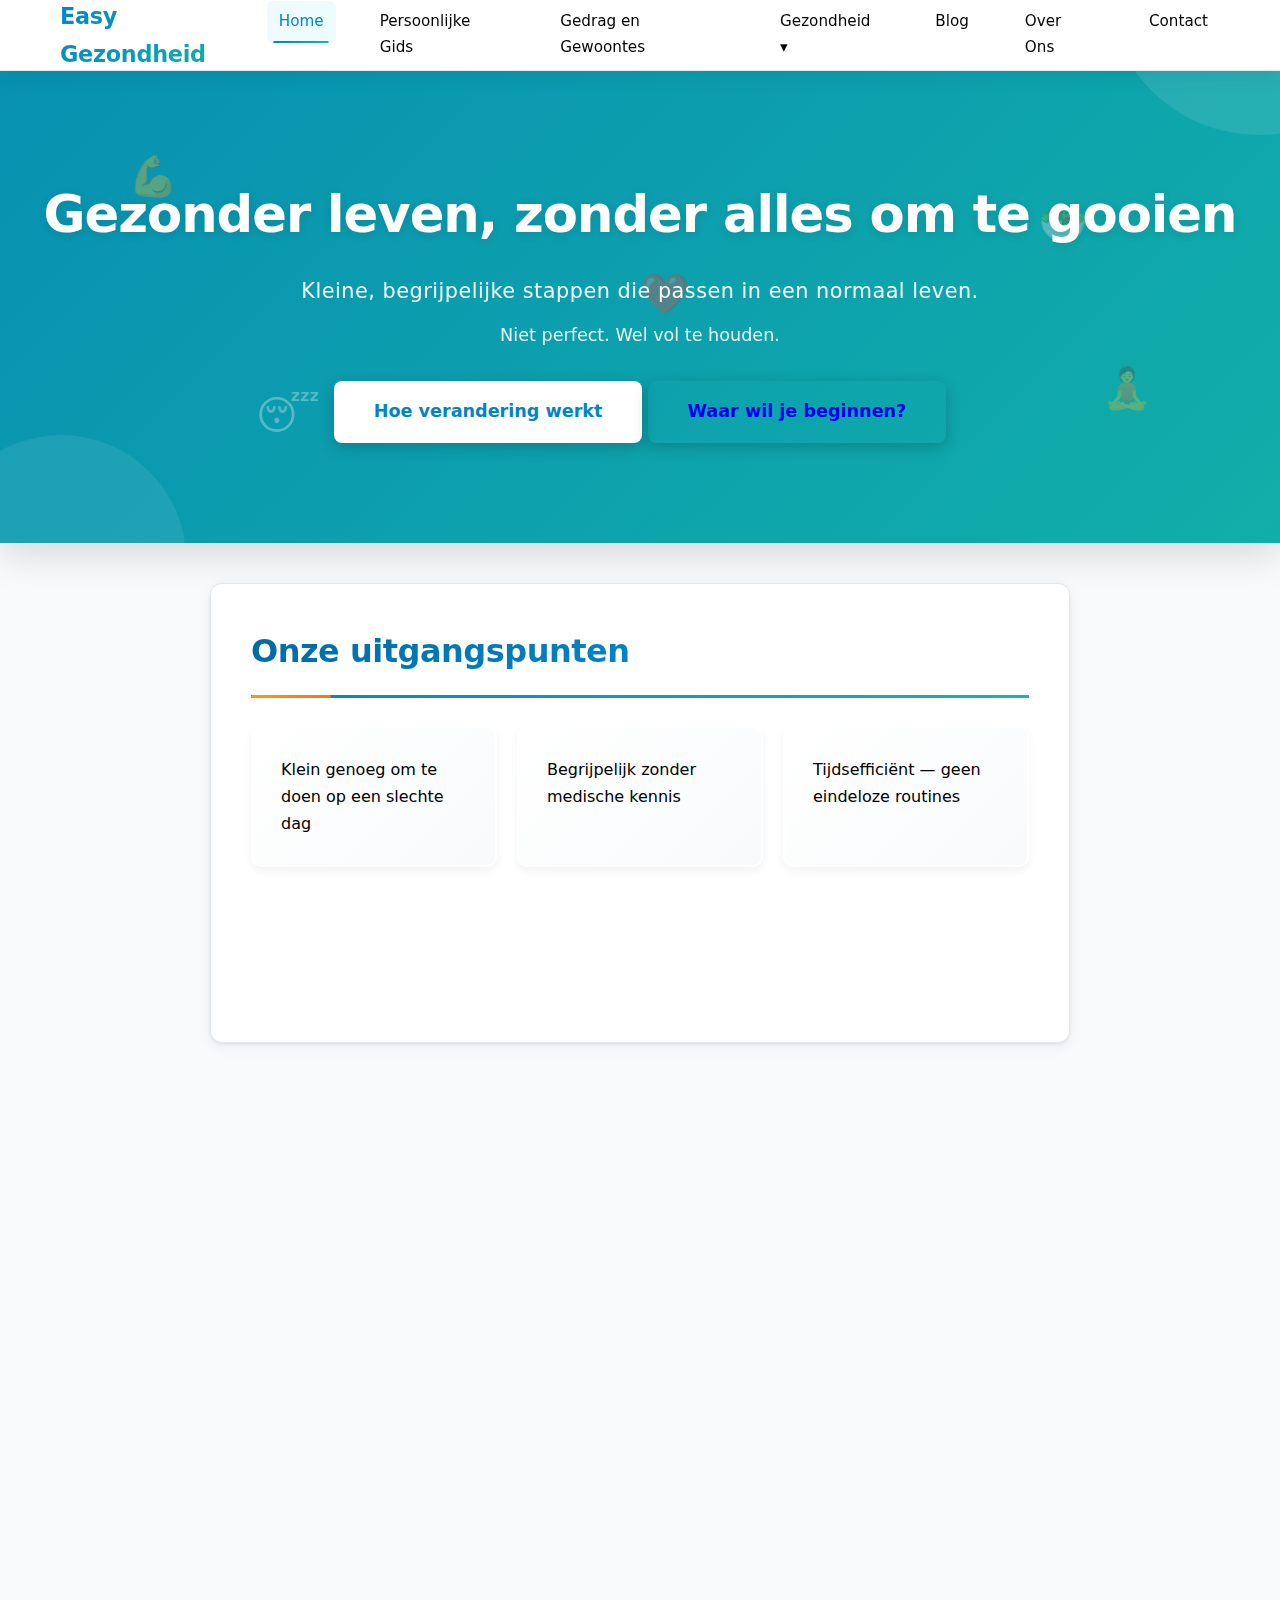
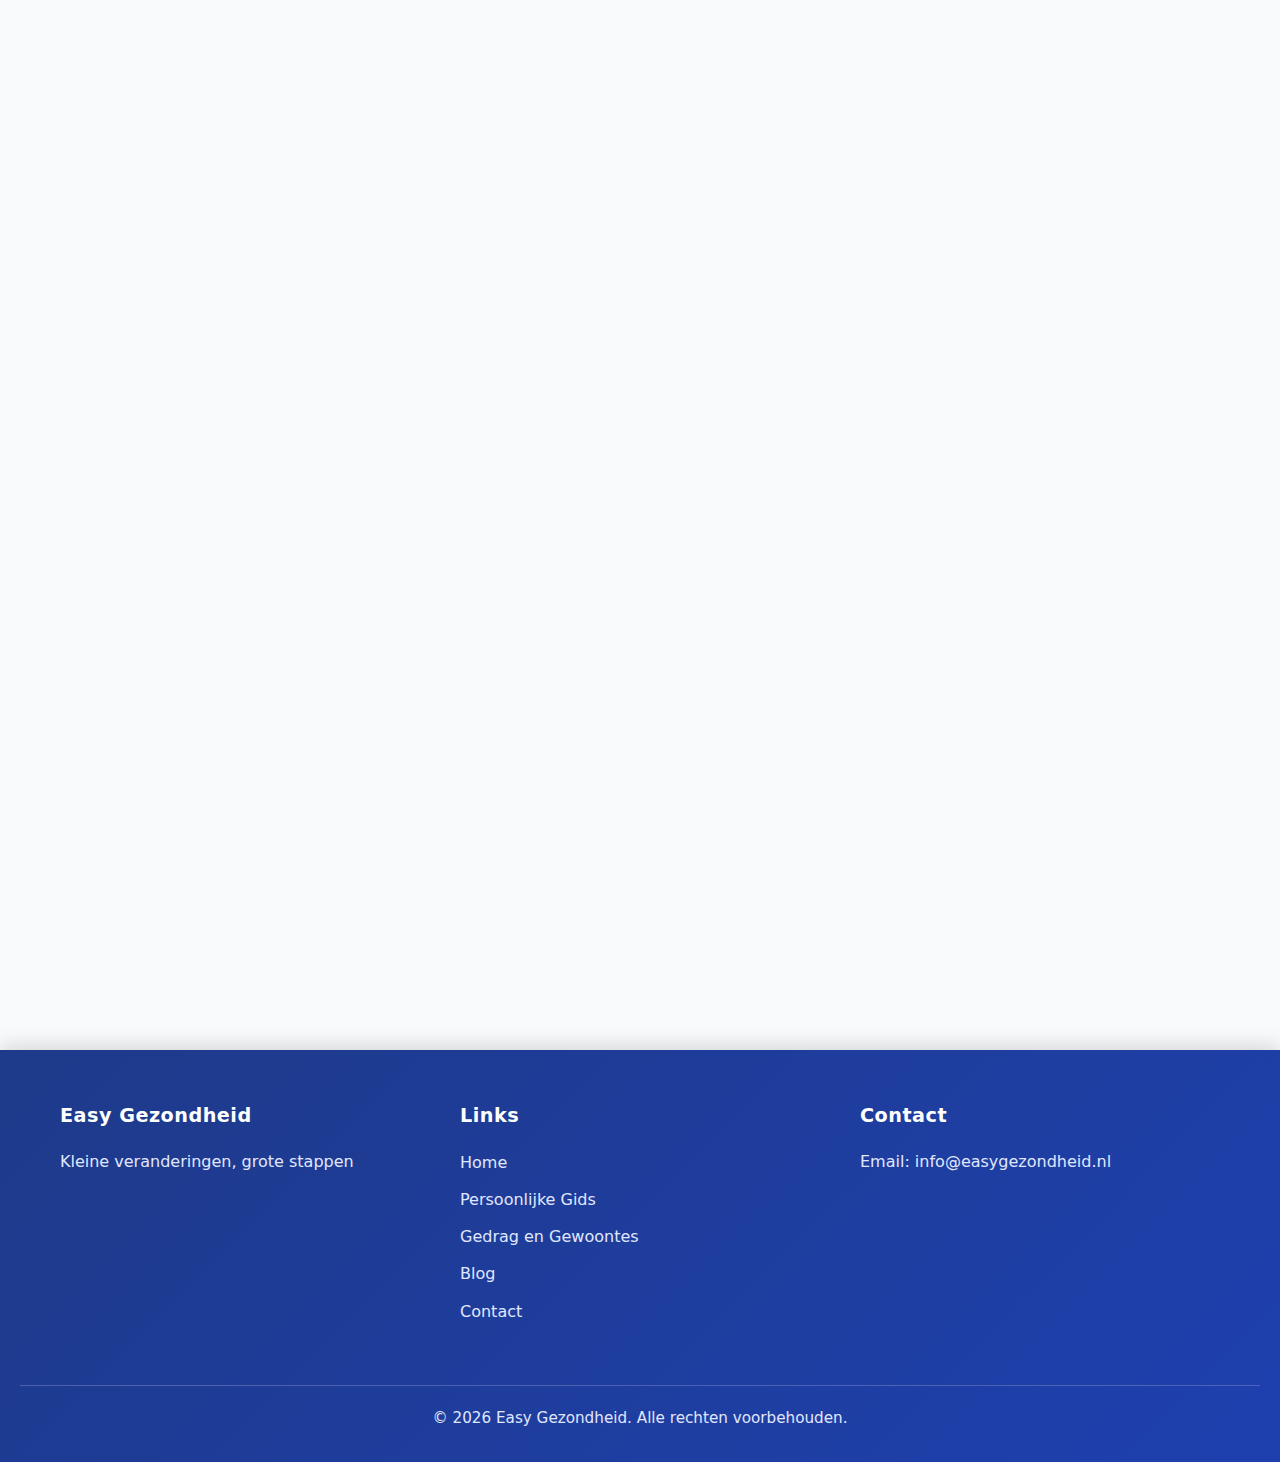
<file: index.html>
<!doctype html>
<html lang="nl">
  <head>
    <meta charset="UTF-8" />
    <meta name="viewport" content="width=device-width,initial-scale=1" />
    <title>Easy Gezondheid</title>
    <meta name="description" content="Praktische tips voor gedragsverandering en gezondere dagelijkse gewoontes" />
    <link rel="stylesheet" href="style.css?v=20260118003210" />
  </head>
  <body>
    <nav class="main-nav">
      <div class="nav-container">
        <a href="index.html" class="logo">Easy Gezondheid</a>
        <ul class="nav-menu">
          <li><a href="index.html" class="active">Home</a></li>
          <li><a href="guide.html">Persoonlijke Gids</a></li>
          <li><a href="gedrag-en-gewoontes.html">Gedrag en Gewoontes</a></li>
          <li class="dropdown">
            <a href="gezondheid.html" class="dropdown-toggle">Gezondheid ▾</a>
            <ul class="dropdown-menu">
              <li><a href="calisthenics.html">💪 Calisthenics</a></li>
              <li><a href="mobility.html">🧘 Mobility</a></li>
              <li><a href="slaap.html">😴 Slaap</a></li>
              <li><a href="mentale-gezondheid.html">🧠 Mentale Gezondheid</a></li>
              <li><a href="voeding.html">🍎 Voeding</a></li>
            </ul>
          </li>
          <li><a href="blog.html">Blog</a></li>
          <li><a href="about.html">Over Ons</a></li>
          <li><a href="contact.html">Contact</a></li>
        </ul>
      </div>
    </nav>

    <header>
      <h1>Gezonder leven, zonder alles om te gooien</h1>
      <p class="subtitle">Kleine, begrijpelijke stappen die passen in een normaal leven.</p>
      <p class="hero-tagline">Niet perfect. Wel vol te houden.</p>
      <div class="hero-cta">
        <a href="gedrag-en-gewoontes.html" class="cta-btn primary">Hoe verandering werkt</a>
        <a href="#pijlers" class="cta-btn secondary">Waar wil je beginnen?</a>
      </div>
      <div class="hero-decorations">
        <div class="hero-icon" style="--delay: 0s; --duration: 4s;">💪</div>
        <div class="hero-icon" style="--delay: 1s; --duration: 5s;">🥗</div>
        <div class="hero-icon" style="--delay: 2s; --duration: 6s;">😴</div>
        <div class="hero-icon" style="--delay: 0.5s; --duration: 5.5s;">🧘</div>
        <div class="hero-icon" style="--delay: 1.5s; --duration: 4.5s;">❤️</div>
      </div>
    </header>

    <main>
      <section class="uitgangspunten">
        <h2>Onze uitgangspunten</h2>
        <div class="cards">
          <div class="card">
            <p>Klein genoeg om te doen op een slechte dag</p>
          </div>
          <div class="card">
            <p>Begrijpelijk zonder medische kennis</p>
          </div>
          <div class="card">
            <p>Tijdsefficiënt — geen eindeloze routines</p>
          </div>
          <div class="card">
            <p>Consistentie boven perfectie</p>
          </div>
        </div>
      </section>

      <section class="principles" id="pijlers">
        <h2>De gebieden die gezondheid dragen</h2>
        <div class="cards">
          <div class="card">
            <h3><a href="calisthenics.html">💪 Beweging & Kracht</a></h3>
            <p>Niet om te presteren, maar om sterk en functioneel te blijven.</p>
          </div>
          <div class="card">
            <h3><a href="voeding.html">🍎 Voeding</a></h3>
            <p>Eten dat ondersteunt, niet verwart.</p>
          </div>
          <div class="card">
            <h3><a href="slaap.html">😴 Slaap</a></h3>
            <p>De basis waar alles op leunt.</p>
          </div>
          <div class="card">
            <h3><a href="mentale-gezondheid.html">🧠 Mentale Gezondheid</a></h3>
            <p>Omgaan met stress, niet alles controleren.</p>
          </div>
          <div class="card">
            <h3><a href="mobility.html">🧘 Mobiliteit</a></h3>
            <p>Zodat bewegen mogelijk blijft.</p>
          </div>
        </div>
      </section>

      <section class="gedrag-uitleg">
        <h2>Waarom we het over gedrag hebben</h2>
        <p>De meeste mensen weten wat gezond is. Het probleem zit niet in kennis, maar in volhouden. Daarom kijken we bij elk onderwerp naar wat realistisch werkt in het dagelijks leven.</p>
        <a href="gedrag-en-gewoontes.html" class="text-link">→ Lees hoe gewoontes werken</a>
      </section>

      <section class="begin-hier">
        <h2>Wil je niet alles lezen? Begin hier.</h2>
        <p class="lead-text">Vandaag iets doen is beter dan alles begrijpen.</p>
        <div class="quick-start">
          <div class="quick-option">
            <h3>Eén kleine gewoonte</h3>
            <p>Kies één ding dat je vandaag kunt doen zonder dat je leven hoeft te veranderen.</p>
          </div>
          <div class="quick-option">
            <h3>Eén simpele keuze</h3>
            <p>Pak één gebied waar je mee wilt beginnen — beweging, slaap, voeding of mentale rust.</p>
          </div>
          <div class="quick-option">
            <h3>Eén actie voor vandaag</h3>
            <p>Klein beginnen betekent: iets dat je in 5 minuten kunt doen.</p>
          </div>
        </div>
        <a href="gedrag-en-gewoontes.html" class="cta-btn primary">Start klein</a>
      </section>
    </main>

    <footer>
      <div class="footer-container">
        <div class="footer-section">
          <h3>Easy Gezondheid</h3>
          <p>Kleine veranderingen, grote stappen</p>
        </div>
        <div class="footer-section">
          <h3>Links</h3>
          <ul>
            <li><a href="index.html">Home</a></li>
            <li><a href="guide.html">Persoonlijke Gids</a></li>
            <li><a href="gedrag-en-gewoontes.html">Gedrag en Gewoontes</a></li>
            <li><a href="blog.html">Blog</a></li>
            <li><a href="contact.html">Contact</a></li>
          </ul>
        </div>
        <div class="footer-section">
          <h3>Contact</h3>
          <p>Email: info@easygezondheid.nl</p>
        </div>
      </div>
      <div class="footer-bottom">
        <p>&copy; 2026 Easy Gezondheid. Alle rechten voorbehouden.</p>
      </div>
    </footer>

    <script src="script.js?v=20260118003210"></script>
  </body>
</html>
</file>
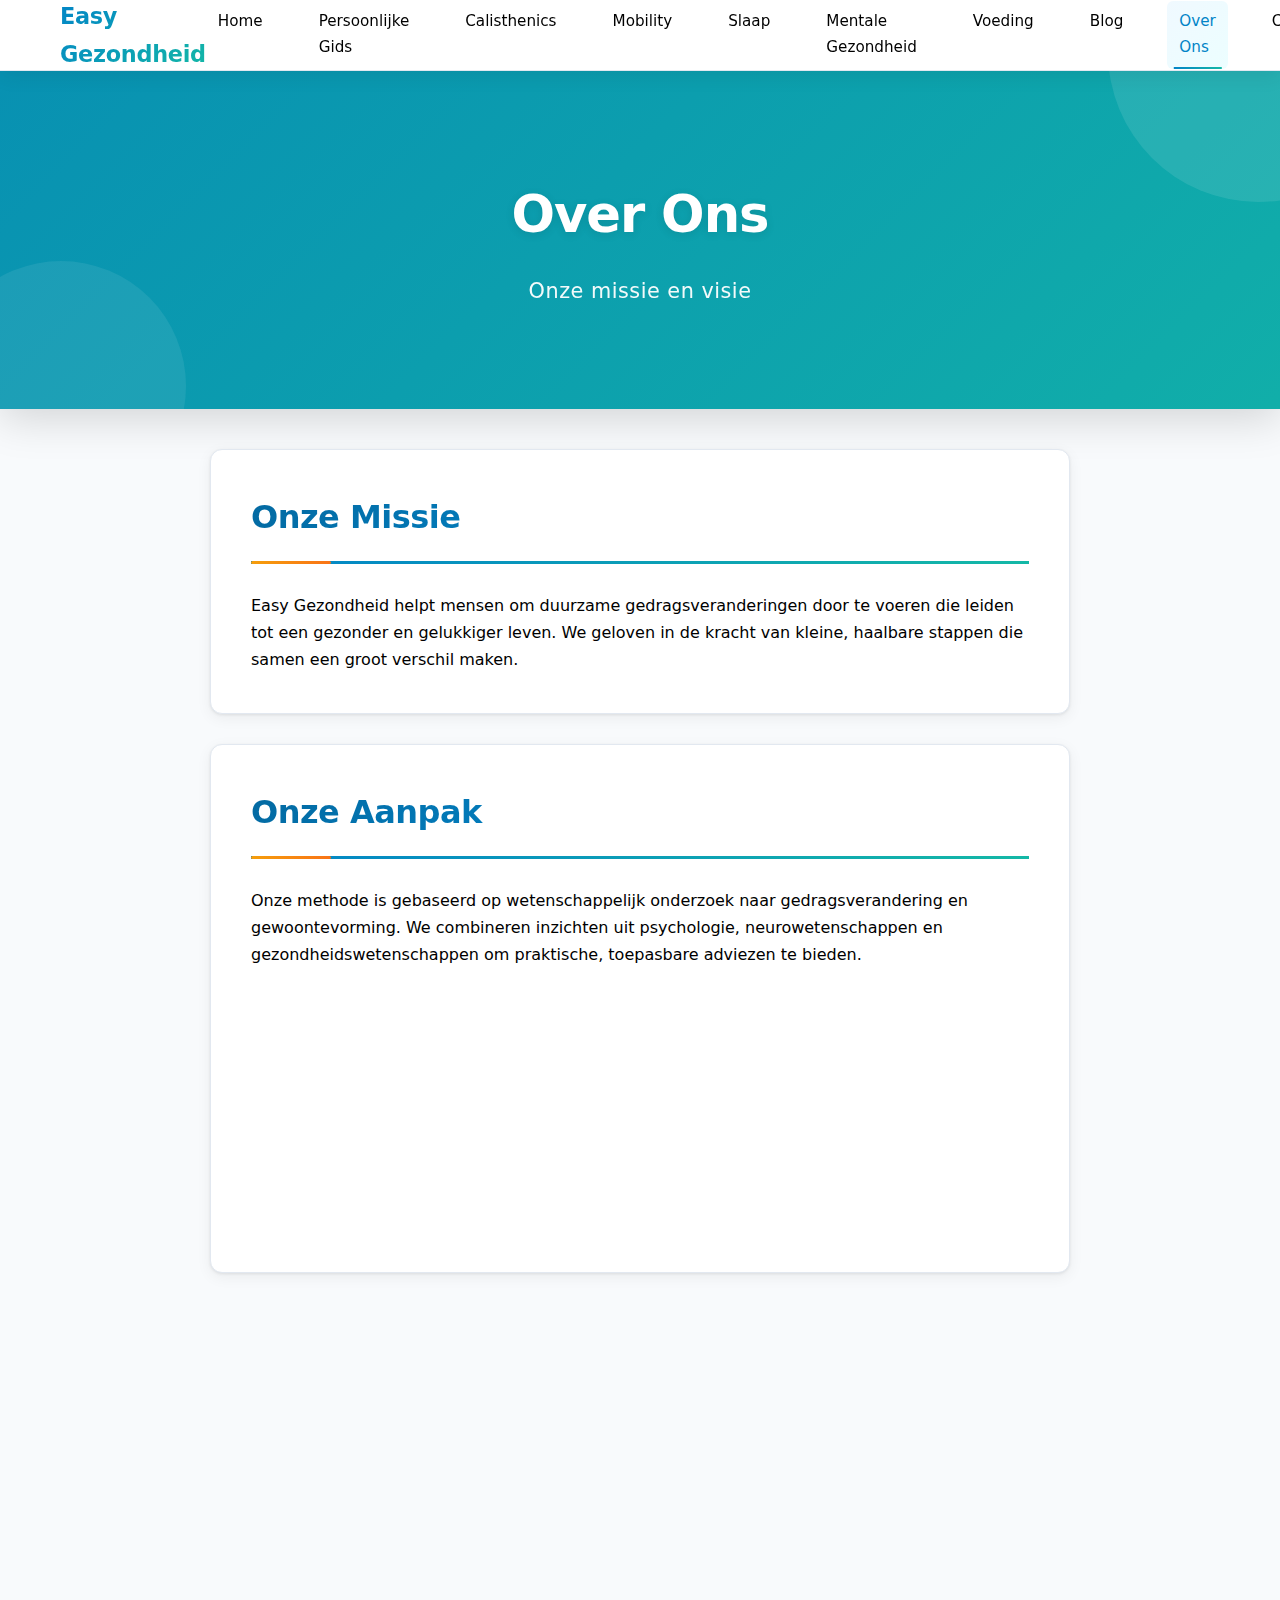
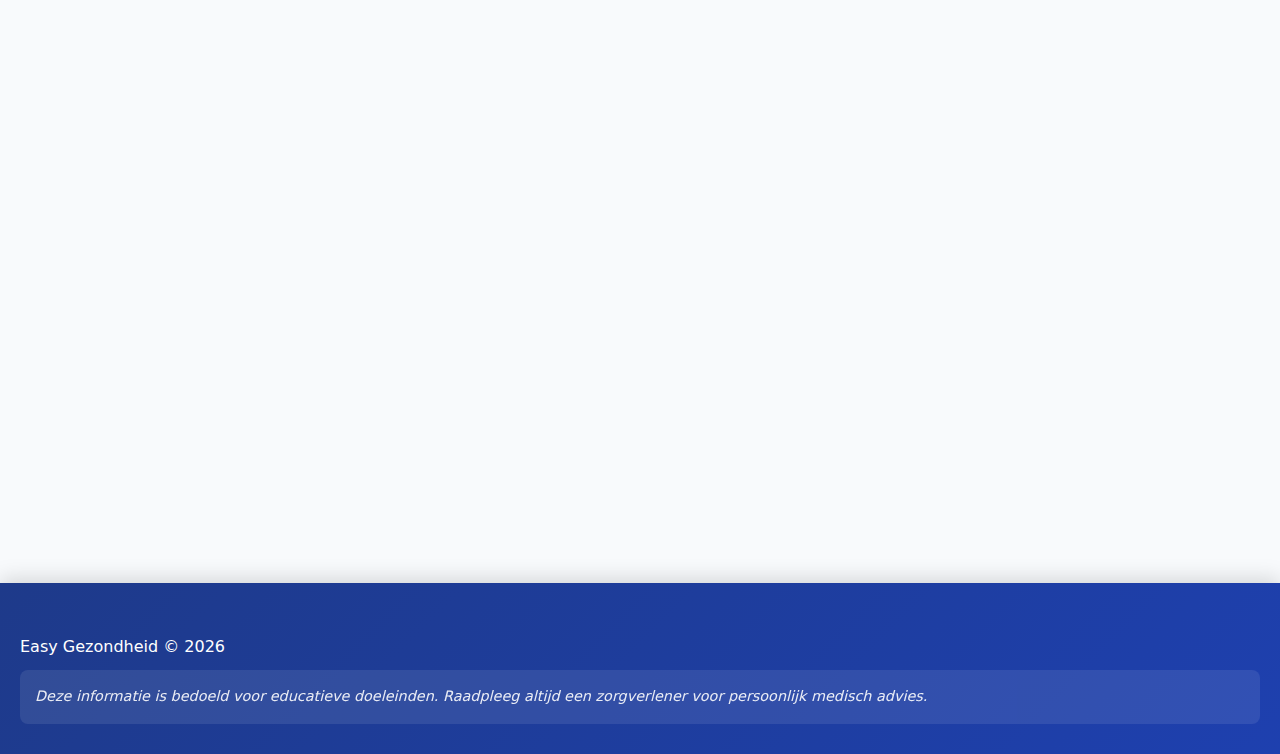
<file: about.html>
<!doctype html>
<html lang="nl">
  <head>
    <meta charset="UTF-8" />
    <meta name="viewport" content="width=device-width,initial-scale=1" />
    <title>Over Ons - Easy Gezondheid</title>
    <meta name="description" content="Meer informatie over Easy Gezondheid" />
    <link rel="stylesheet" href="style.css?v=20260118001415" />
  </head>
  <body>
    <nav class="main-nav">
      <div class="nav-container">
        <a href="index.html" class="logo">Easy Gezondheid</a>
        <ul class="nav-menu">
          <li><a href="index.html">Home</a></li>
          <li><a href="guide.html">Persoonlijke Gids</a></li>
          <li><a href="calisthenics.html">Calisthenics</a></li>
          <li><a href="mobility.html">Mobility</a></li>
          <li><a href="slaap.html">Slaap</a></li>
          <li><a href="mentale-gezondheid.html">Mentale Gezondheid</a></li>
          <li><a href="voeding.html">Voeding</a></li>
          <li><a href="blog.html">Blog</a></li>
          <li><a href="about.html" class="active">Over Ons</a></li>
          <li><a href="contact.html">Contact</a></li>
        </ul>
      </div>
    </nav>

    <header>
      <h1>Over Ons</h1>
      <p class="subtitle">Onze missie en visie</p>
    </header>

    <main>
      <section>
        <h2>Onze Missie</h2>
        <p>Easy Gezondheid helpt mensen om duurzame gedragsveranderingen door te voeren die leiden tot een gezonder en gelukkiger leven. We geloven in de kracht van kleine, haalbare stappen die samen een groot verschil maken.</p>
      </section>

      <section>
        <h2>Onze Aanpak</h2>
        <p>Onze methode is gebaseerd op wetenschappelijk onderzoek naar gedragsverandering en gewoontevorming. We combineren inzichten uit psychologie, neurowetenschappen en gezondheidswetenschappen om praktische, toepasbare adviezen te bieden.</p>
        
        <div class="cards">
          <div class="card">
            <h3>Evidence-Based</h3>
            <p>Alle adviezen zijn gebaseerd op wetenschappelijk onderzoek en bewezen effectieve methoden.</p>
          </div>
          <div class="card">
            <h3>Praktisch</h3>
            <p>We focussen op concrete, haalbare stappen die direct toepasbaar zijn in het dagelijks leven.</p>
          </div>
          <div class="card">
            <h3>Duurzaam</h3>
            <p>Geen snelle oplossingen, maar langdurige gedragsverandering die vol te houden is.</p>
          </div>
        </div>
      </section>

      <section>
        <h2>Kernwaarden</h2>
        <ul class="values-list">
          <li><strong>Toegankelijkheid:</strong> Gezondheid moet voor iedereen haalbaar zijn, ongeacht achtergrond of uitgangspunt.</li>
          <li><strong>Wetenschappelijke integriteit:</strong> We baseren onze adviezen op betrouwbaar onderzoek en geven duidelijk aan waar onzekerheid bestaat.</li>
          <li><strong>Empowerment:</strong> We geven je de kennis en tools om zelf controle te nemen over je gezondheid.</li>
          <li><strong>Realisme:</strong> Geen onrealistische beloftes, maar eerlijke verwachtingen en haalbare doelen.</li>
        </ul>
      </section>

      <section class="cta">
        <h2>Begin Vandaag</h2>
        <p>Klaar om te starten met jouw gezondheidsreis? Bekijk onze <a href="index.html" style="color: white; text-decoration: underline;">dagelijkse praktijken</a> of lees onze <a href="blog.html" style="color: white; text-decoration: underline;">blog</a> voor meer inspiratie.</p>
      </section>
    </main>

    <footer>
      <p>Easy Gezondheid © 2026</p>
      <p class="disclaimer">Deze informatie is bedoeld voor educatieve doeleinden. Raadpleeg altijd een zorgverlener voor persoonlijk medisch advies.</p>
    </footer>

    <script src="script.js"></script>
  </body>
</html>
</file>
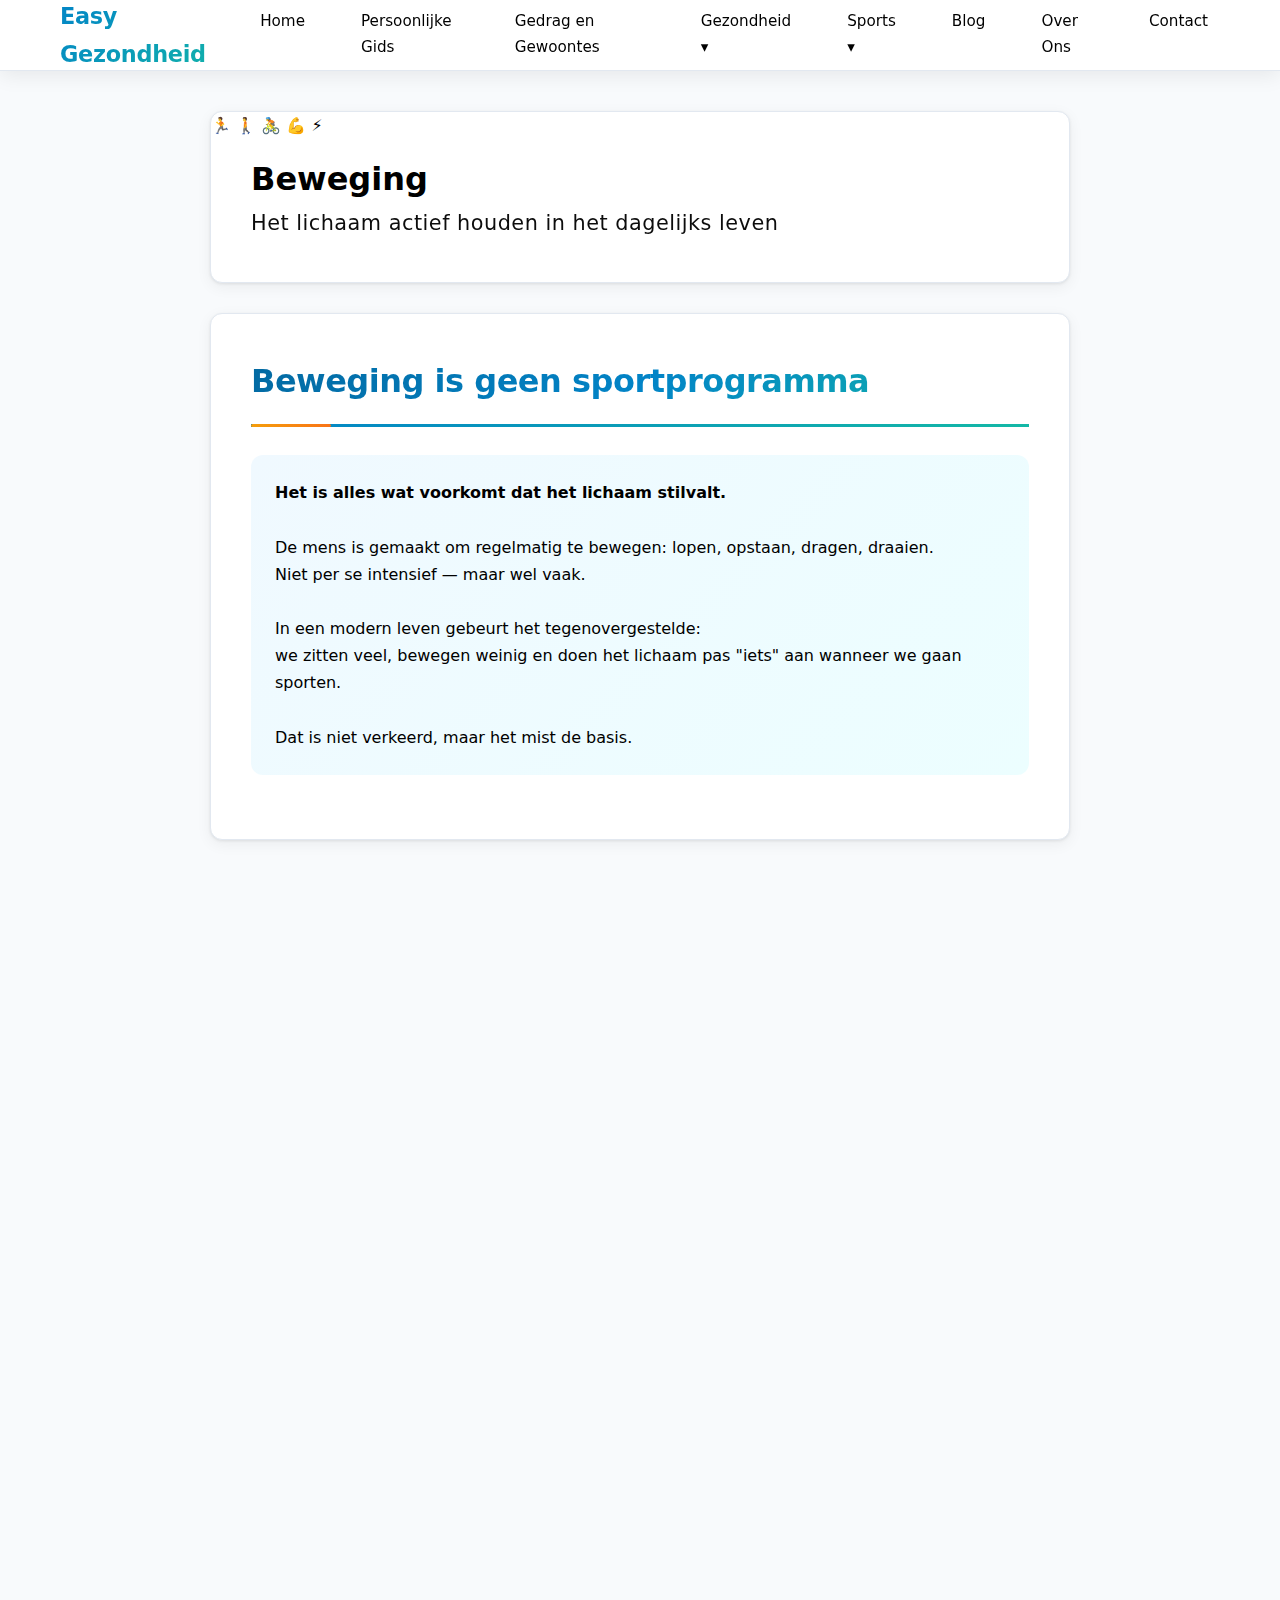
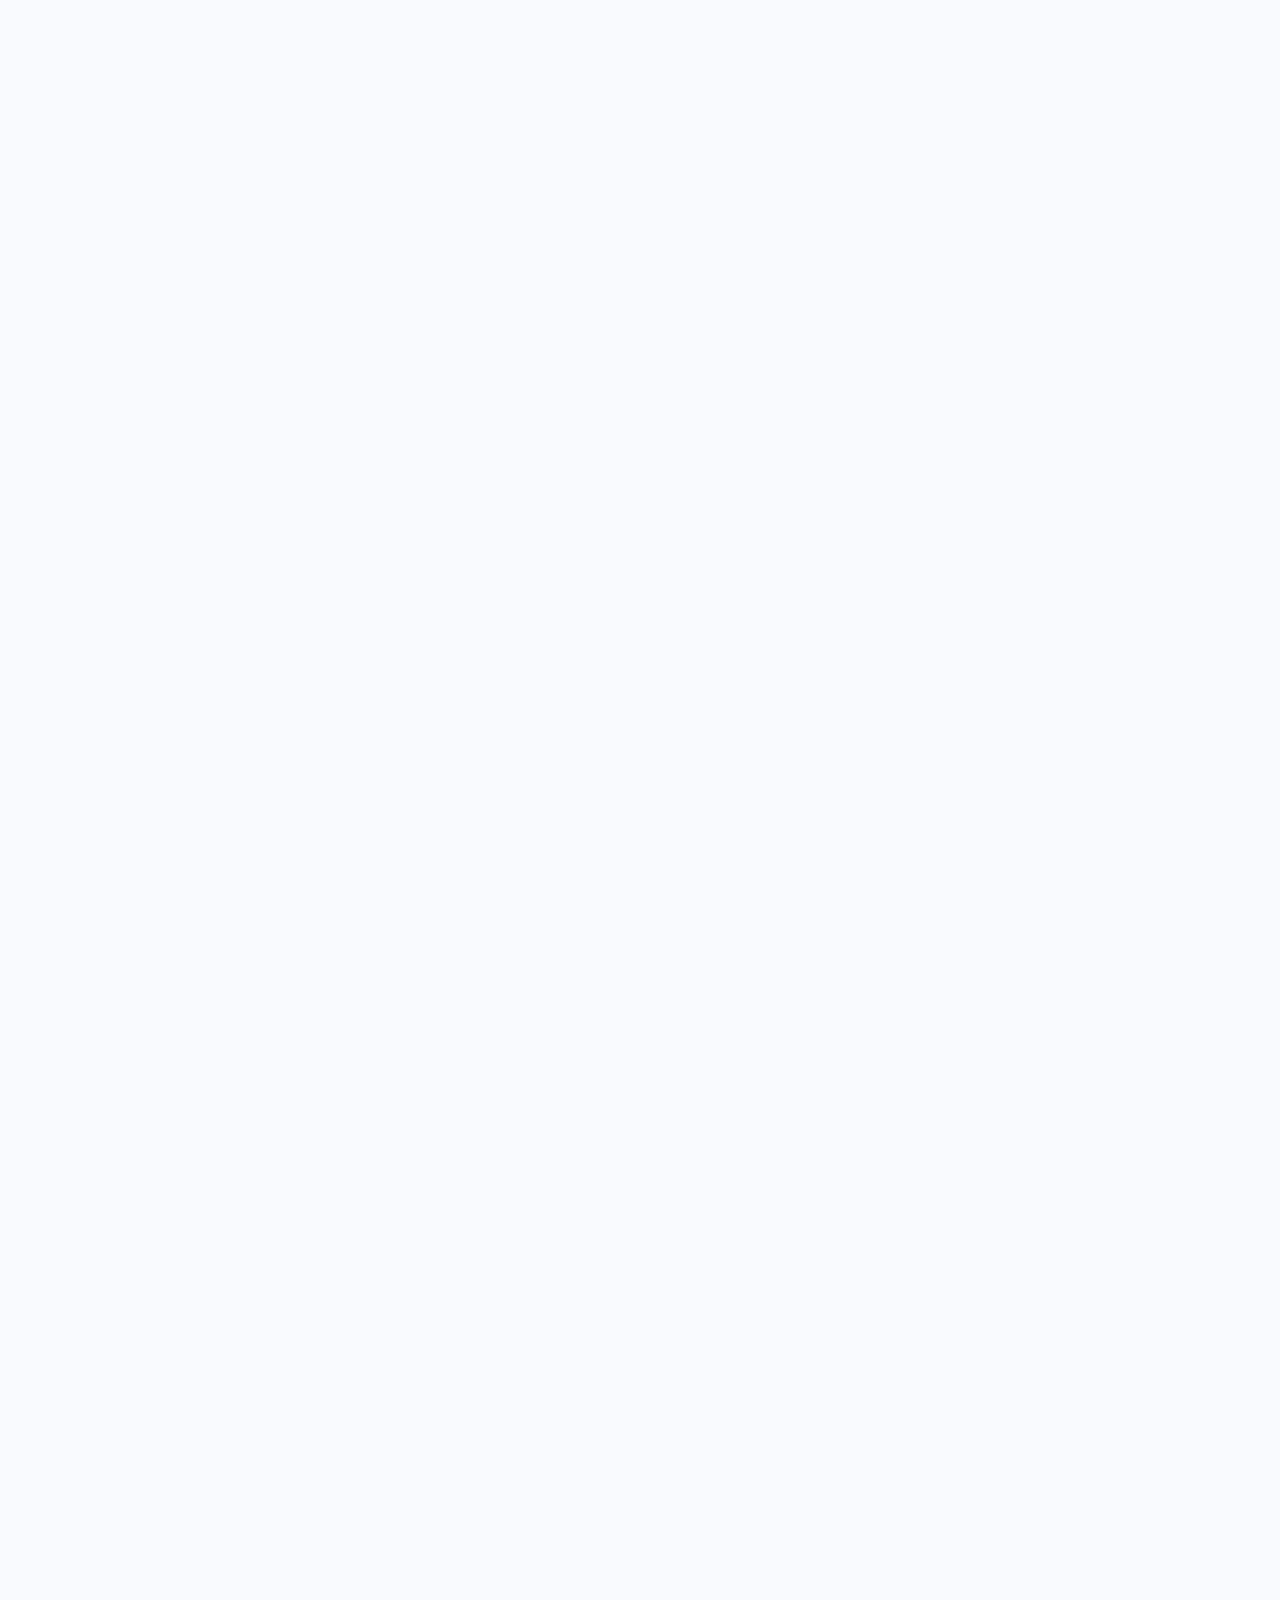
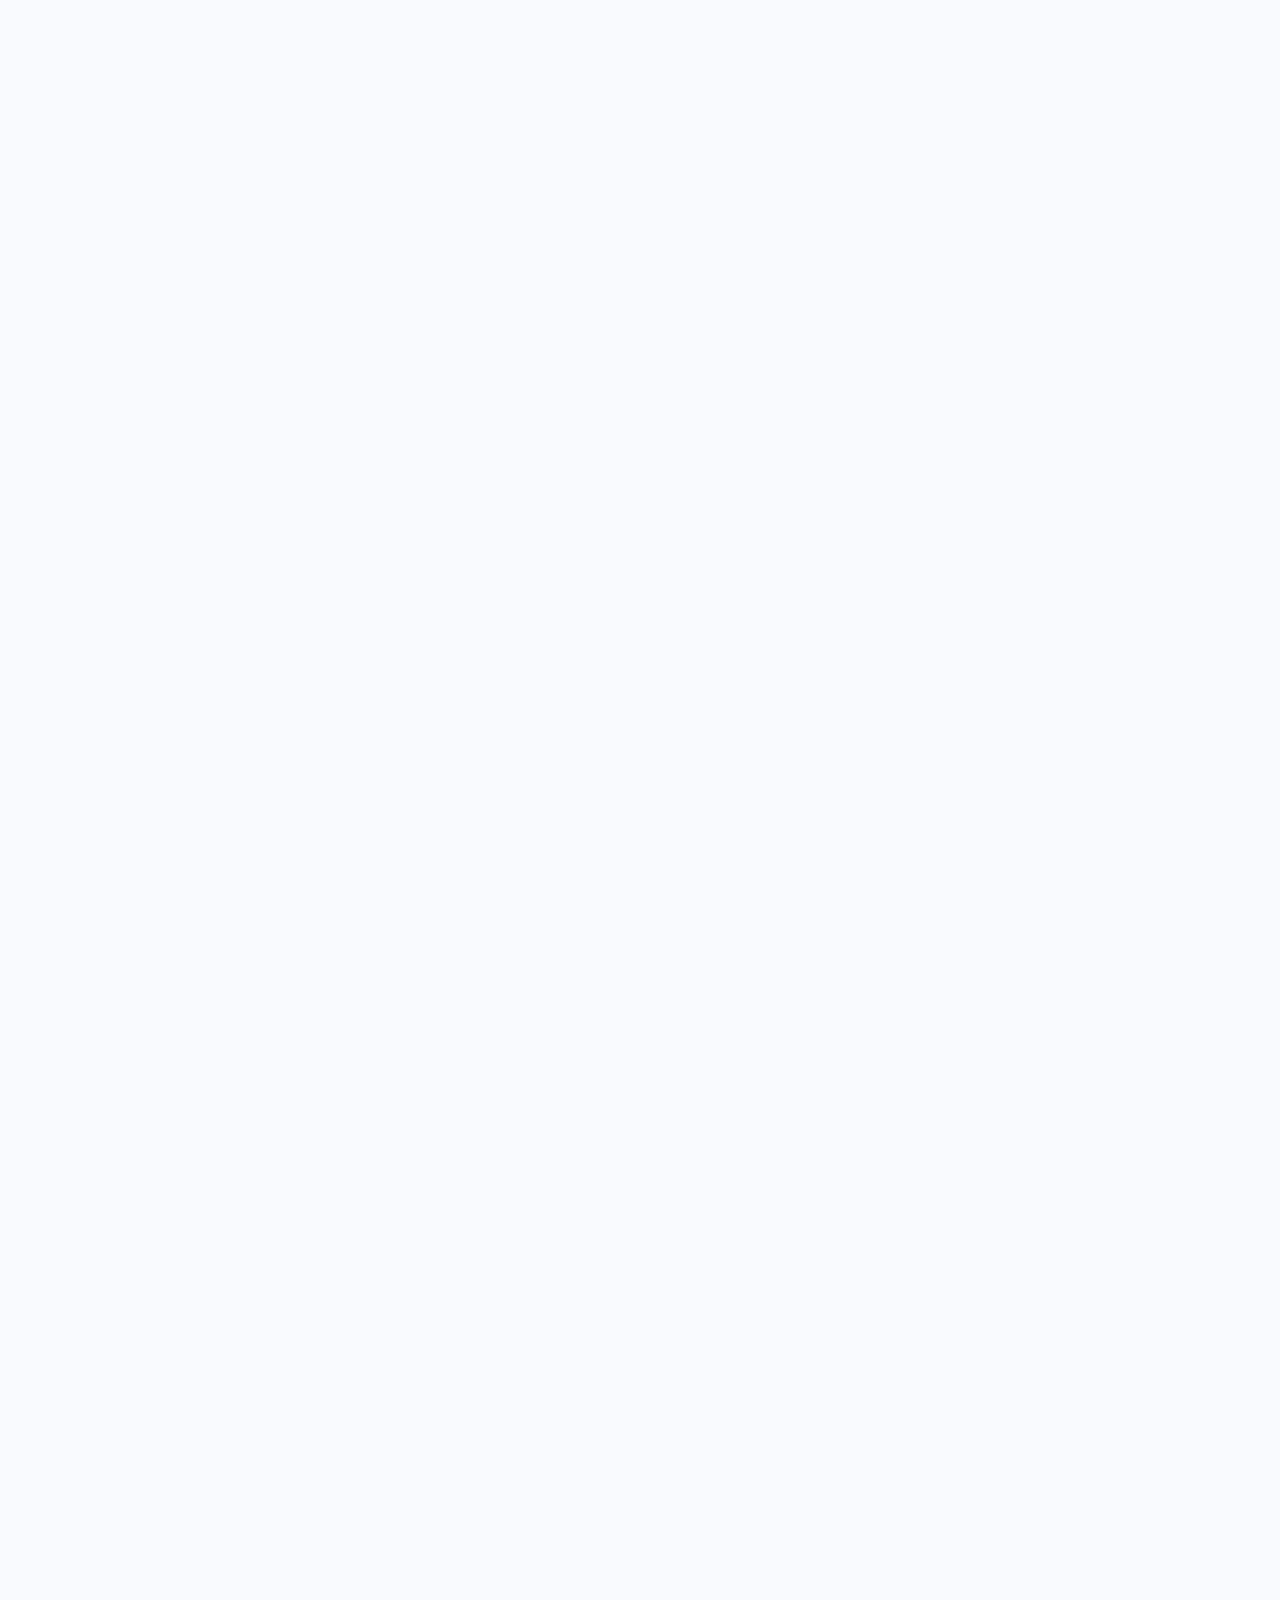
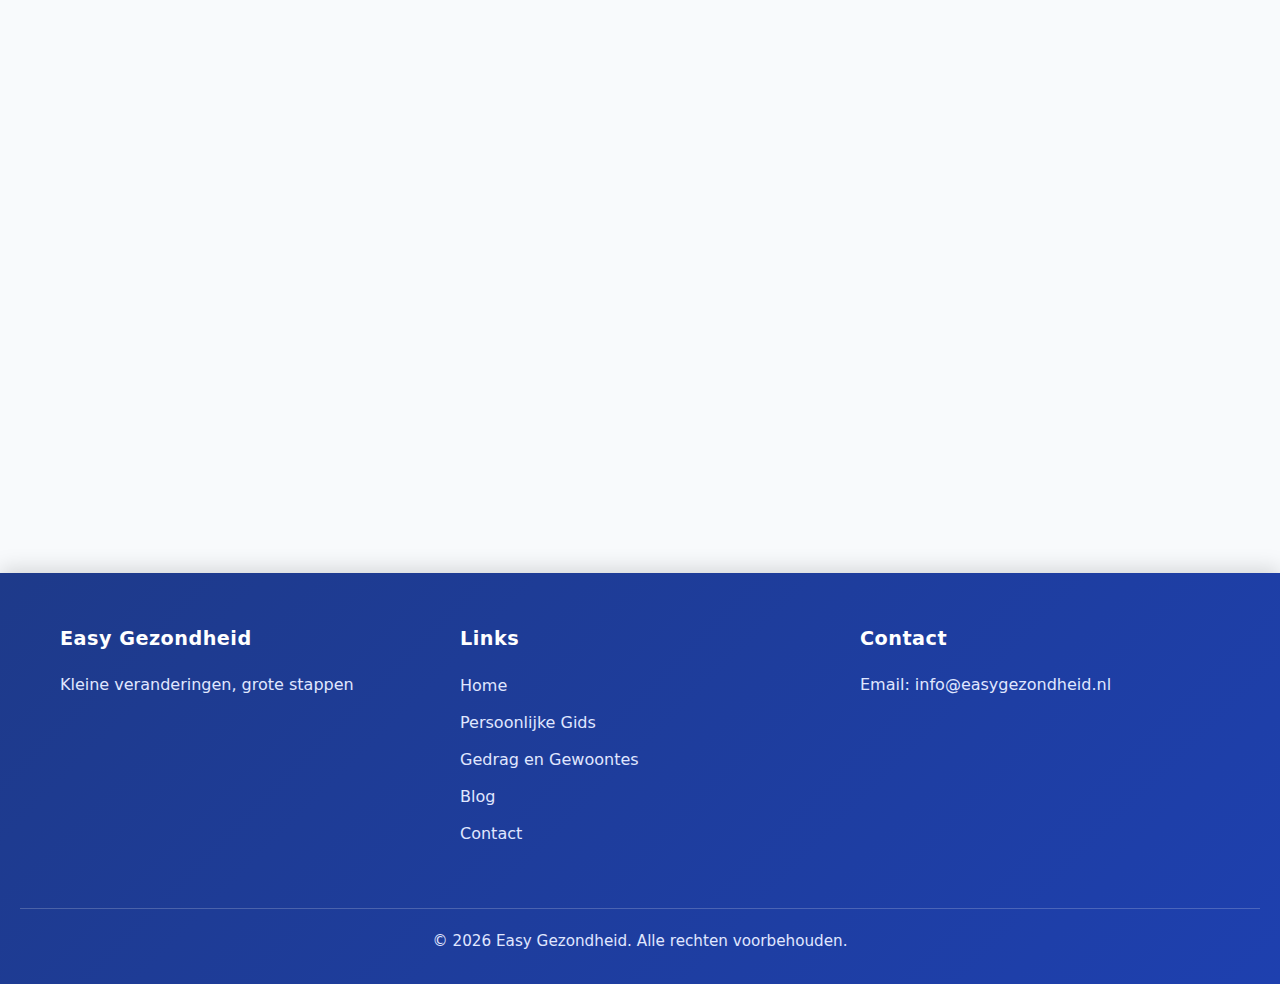
<file: beweging.html>
<!DOCTYPE html>
<html lang="nl">
  <head>
    <meta charset="UTF-8" />
    <meta name="viewport" content="width=device-width, initial-scale=1.0" />
    <title>Beweging - Easy Gezondheid</title>
    <link rel="stylesheet" href="style.css?v=20260118003210" />
  </head>
  <body>
    <nav class="main-nav">
      <div class="nav-container">
        <a href="index.html" class="logo">Easy Gezondheid</a>
        <ul class="nav-menu">
          <li><a href="index.html">Home</a></li>
          <li><a href="guide.html">Persoonlijke Gids</a></li>
          <li><a href="gedrag-en-gewoontes.html">Gedrag en Gewoontes</a></li>
          <li class="dropdown">
            <a href="gezondheid.html" class="dropdown-toggle">Gezondheid ▾</a>
            <ul class="dropdown-menu">
              <li><a href="slaap.html">😴 Slaap</a></li>
              <li><a href="mentale-gezondheid.html">🧠 Mentale Gezondheid</a></li>
              <li><a href="voeding.html">🍎 Voeding</a></li>
              <li><a href="beweging.html">🏃 Beweging</a></li>
            </ul>
          </li>
          <li class="dropdown">
            <a href="sports.html" class="dropdown-toggle">Sports ▾</a>
            <ul class="dropdown-menu">
              <li><a href="calisthenics.html">💪 Kracht</a></li>
              <li><a href="mobility.html">🧘 Mobiliteit</a></li>
            </ul>
          </li>
          <li><a href="blog.html">Blog</a></li>
          <li><a href="about.html">Over Ons</a></li>
          <li><a href="contact.html">Contact</a></li>
        </ul>
      </div>
    </nav>

    <main>
      <section class="hero">
        <div class="hero-decorations">
          <span class="float-icon" style="--delay: 0s; --x: -20px; --y: -30px;">🏃</span>
          <span class="float-icon" style="--delay: 0.5s; --x: 30px; --y: -40px;">🚶</span>
          <span class="float-icon" style="--delay: 1s; --x: -40px; --y: 20px;">🚴</span>
          <span class="float-icon" style="--delay: 1.5s; --x: 40px; --y: 30px;">💪</span>
          <span class="float-icon" style="--delay: 2s; --x: 0px; --y: -50px;">⚡</span>
        </div>
        <h1>Beweging</h1>
        <p class="subtitle">
          Het lichaam actief houden in het dagelijks leven
        </p>
      </section>

      <section>
        <h2>Beweging is geen sportprogramma</h2>
        <div class="info-box" style="background: linear-gradient(135deg, #f0f9ff, #ecfeff); padding: 24px; border-radius: 12px; margin-bottom: 24px;">
          <p style="color: #000000 !important; line-height: 1.7; margin: 0;">
            <strong>Het is alles wat voorkomt dat het lichaam stilvalt.</strong><br><br>
            De mens is gemaakt om regelmatig te bewegen: lopen, opstaan, dragen, draaien.<br>
            Niet per se intensief — maar wel vaak.<br><br>
            In een modern leven gebeurt het tegenovergestelde:<br>
            we zitten veel, bewegen weinig en doen het lichaam pas "iets" aan wanneer we gaan sporten.<br><br>
            Dat is niet verkeerd, maar het mist de basis.
          </p>
        </div>
      </section>

      <section>
        <h2>🏃 Wat we hier bedoelen met beweging</h2>
        <p style="margin-bottom: 24px; color: #475569;">Op deze website betekent beweging:</p>

        <div class="tips-grid">
          <div class="tip-card">
            <h4>🚶 Regelmatig opstaan</h4>
            <p>Onderbreek zitten met korte bewegingsmomenten</p>
          </div>
          <div class="tip-card">
            <h4>👣 Wandelen</h4>
            <p>De meest natuurlijke vorm van beweging</p>
          </div>
          <div class="tip-card">
            <h4>🪜 Traplopen</h4>
            <p>Eenvoudige keuzes in je dagelijks leven</p>
          </div>
          <div class="tip-card">
            <h4>⚡ Lichte activiteit</h4>
            <p>Verspreid over de dag, niet alles tegelijk</p>
          </div>
        </div>

        <div class="info-box" style="background: linear-gradient(135deg, #fff7ed, #ffedd5); padding: 24px; border-radius: 12px; margin-top: 24px;">
          <p style="color: #000000 !important; line-height: 1.7; margin: 0;">
            Beweging is laagdrempelig, niet prestatiegericht en voor iedereen toegankelijk.<br><br>
            <strong>Je hoeft er geen sportkleding voor aan.<br>
            Je hoeft er niet goed in te zijn.<br>
            Je hoeft er niets voor bij te houden.</strong>
          </p>
        </div>
      </section>

      <section>
        <h2>💡 Waarom beweging zo belangrijk is</h2>
        <p style="margin-bottom: 24px; color: #475569;">Beweging ondersteunt bijna alles wat gezondheid nodig heeft:</p>

        <div class="exercise-card">
          <div class="exercise-content">
            <div class="exercise-description">
              <ul style="list-style: none; padding-left: 0;">
                <li style="margin-bottom: 16px;">✓ Het houdt gewrichten soepel</li>
                <li style="margin-bottom: 16px;">✓ Ondersteunt bloedsomloop en energie</li>
                <li style="margin-bottom: 16px;">✓ Helpt bij focus en stressregulatie</li>
                <li style="margin-bottom: 16px;">✓ Bereidt het lichaam voor op zwaardere belasting</li>
              </ul>
              
              <div class="info-box" style="background: #fef3c7; padding: 16px; border-radius: 8px; margin-top: 20px;">
                <p style="color: #000000 !important; margin: 0;">
                  <strong>⚠️ Zonder regelmatige beweging wordt het lichaam traag en stijf — zelfs als je "af en toe sport".</strong>
                </p>
              </div>
              
              <p style="margin-top: 20px;">Beweging is wat gezondheid gaande houdt tussen de momenten door.</p>
            </div>
          </div>
        </div>
      </section>

      <section>
        <h2>✨ Beweging hoeft niet perfect te zijn</h2>
        <div class="info-box" style="background: linear-gradient(135deg, #f0fdf4, #dcfce7); padding: 24px; border-radius: 12px; margin-bottom: 24px;">
          <p style="color: #000000 !important; line-height: 1.7; margin: 0;">
            Veel mensen denken dat beweging pas telt als het intensief is.<br>
            <strong>Dat idee zorgt ervoor dat ze uiteindelijk minder bewegen.</strong><br><br>
            Hier geldt: <strong>iets is beter dan niets — en vaak zelfs genoeg.</strong>
          </p>
        </div>

        <div class="tips-grid">
          <div class="tip-card">
            <h4>5️⃣ 5 minuten lopen</h4>
            <p>Klein, maar effectief</p>
          </div>
          <div class="tip-card">
            <h4>🔄 Een extra rondje</h4>
            <p>Voeg beweging toe waar het past</p>
          </div>
          <div class="tip-card">
            <h4>🚀 Even opstaan en bewegen</h4>
            <p>Onderbreek lange periodes van zitten</p>
          </div>
        </div>

        <p style="margin-top: 24px; font-style: italic; color: #475569;">Dat lijkt klein, maar het is precies groot genoeg om vol te houden.</p>
      </section>

      <section>
        <h2>🗓️ Beweging past in je dag</h2>
        <p style="margin-bottom: 24px; color: #475569;">Goede beweging vraagt geen extra tijd, maar andere keuzes:</p>

        <div class="exercise-card">
          <div class="exercise-content">
            <div class="exercise-description">
              <h4>Praktische voorbeelden:</h4>
              <ul style="line-height: 1.8;">
                <li>Even lopen na het eten</li>
                <li>Bellen terwijl je staat</li>
                <li>Vaker de trap nemen</li>
                <li>Korte onderbrekingen van zitten</li>
              </ul>
              
              <div class="info-box" style="background: #e0e7ff; padding: 16px; border-radius: 8px; margin-top: 20px;">
                <p style="color: #000000 !important; margin: 0;">
                  <strong>Dit soort beweging werkt omdat het past binnen een normaal leven.</strong>
                </p>
              </div>
            </div>
          </div>
        </div>
      </section>

      <section>
        <h2>🎯 Beweging is de basis, niet de optimalisatie</h2>
        <div class="info-box" style="background: linear-gradient(135deg, #fef2f2, #fee2e2); padding: 24px; border-radius: 12px; margin-bottom: 24px;">
          <p style="color: #000000 !important; line-height: 1.7; margin: 0;">
            <strong>Beweging is geen training.<br>
            Het is de ondergrond waarop training kan bestaan.</strong>
          </p>
        </div>

        <h3 style="margin-top: 32px; margin-bottom: 16px;">Wie voldoende beweegt:</h3>
        <div class="tips-grid">
          <div class="tip-card">
            <h4>💚 Herstelt beter</h4>
            <p>Na inspanning en in het dagelijks leven</p>
          </div>
          <div class="tip-card">
            <h4>🤸 Beweegt soepeler</h4>
            <p>Gewrichten en spieren blijven functioneel</p>
          </div>
          <div class="tip-card">
            <h4>🚀 Heeft minder weerstand</h4>
            <p>Om later meer te doen</p>
          </div>
        </div>

        <p style="margin-top: 32px; padding: 20px; background: #f8fafc; border-left: 4px solid #3b82f6; border-radius: 4px;">
          <strong>Krachttraining en mobiliteitstraining horen bij verdieping.<br>
          Beweging hoort bij iedereen.</strong>
        </p>
      </section>

      <section>
        <h2>🌱 Begin hier</h2>
        <div class="info-box" style="background: linear-gradient(135deg, #fef3c7, #fde68a); padding: 32px; border-radius: 12px; text-align: center;">
          <p style="color: #000000 !important; font-size: 1.2em; line-height: 1.8; margin: 0;">
            <strong>Als je één ding meeneemt van deze pagina:</strong><br><br>
            Beweeg dagelijks, zonder het ingewikkeld te maken.<br><br>
            <span style="font-size: 1.3em;">Niet perfect.<br>
            Wel regelmatig.</span><br><br>
            Dat is genoeg om te beginnen.
          </p>
        </div>
      </section>

      <section style="margin-top: 48px; text-align: center;">
        <a href="gezondheid.html" class="cta-btn primary">Bekijk andere gezondheidsonderwerpen</a>
        <a href="calisthenics.html" class="cta-btn secondary" style="margin-left: 16px;">Ontdek Krachttraining</a>
      </section>
    </main>

    <footer>
      <div class="footer-container">
        <div class="footer-section">
          <h3>Easy Gezondheid</h3>
          <p>Kleine veranderingen, grote stappen</p>
        </div>
        <div class="footer-section">
          <h3>Links</h3>
          <ul>
            <li><a href="index.html">Home</a></li>
            <li><a href="guide.html">Persoonlijke Gids</a></li>
            <li><a href="gedrag-en-gewoontes.html">Gedrag en Gewoontes</a></li>
            <li><a href="blog.html">Blog</a></li>
            <li><a href="contact.html">Contact</a></li>
          </ul>
        </div>
        <div class="footer-section">
          <h3>Contact</h3>
          <p>Email: info@easygezondheid.nl</p>
        </div>
      </div>
      <div class="footer-bottom">
        <p>&copy; 2026 Easy Gezondheid. Alle rechten voorbehouden.</p>
      </div>
    </footer>

    <script src="script.js?v=20260118003210"></script>
  </body>
</html>
</file>
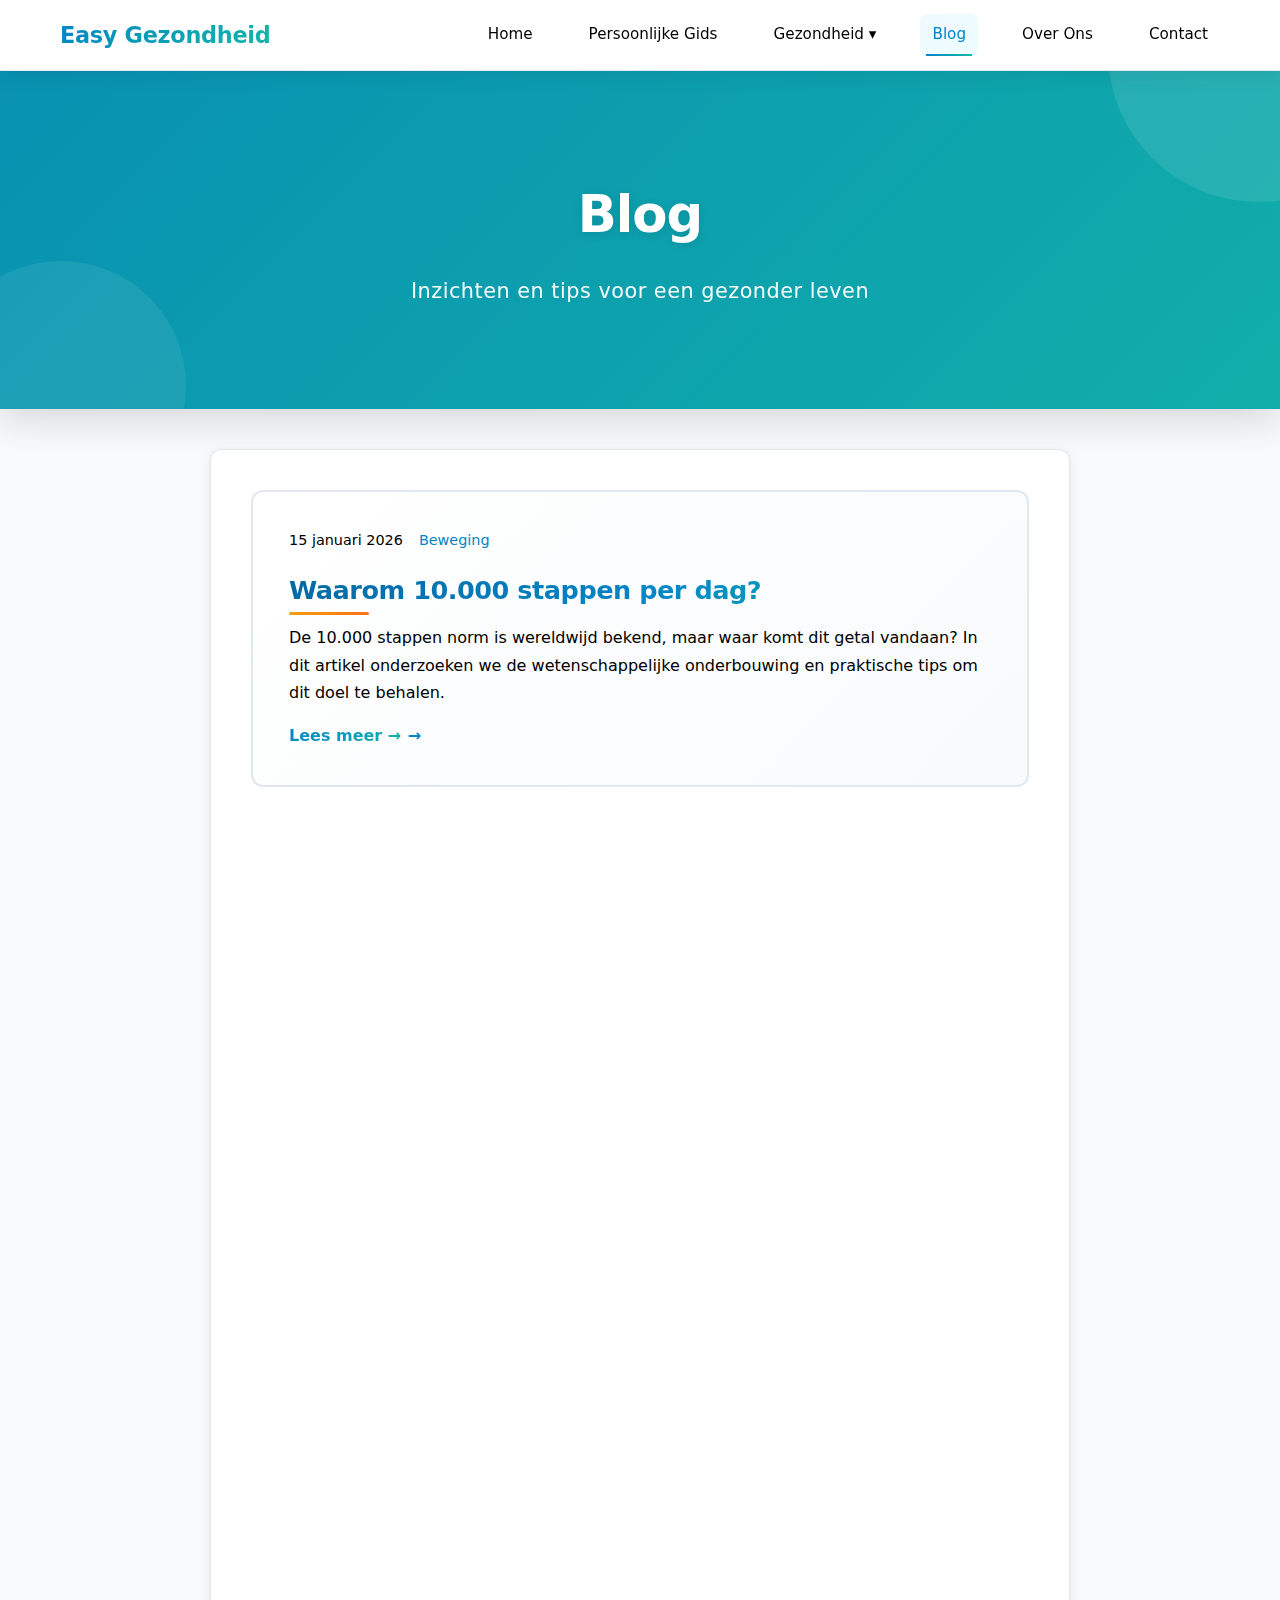
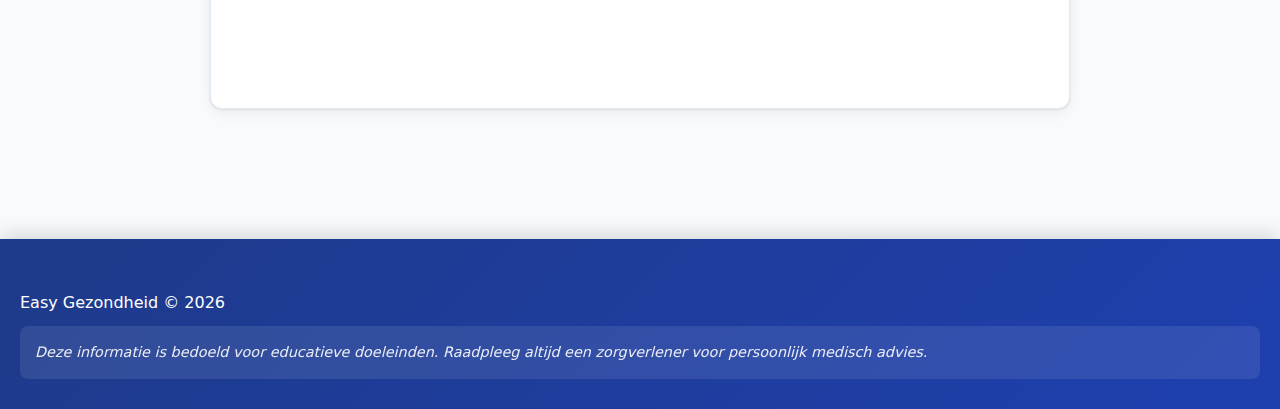
<file: blog.html>
<!doctype html>
<html lang="nl">
  <head>
    <meta charset="UTF-8" />
    <meta name="viewport" content="width=device-width,initial-scale=1" />
    <title>Blog - Easy Gezondheid</title>
    <meta name="description" content="Artikelen over gezondheid en gedragsverandering" />
    <link rel="stylesheet" href="style.css?v=20260118003210" />
  </head>
  <body>
    <nav class="main-nav">
      <div class="nav-container">
        <a href="index.html" class="logo">Easy Gezondheid</a>
                <ul class="nav-menu">
          <li><a href="index.html">Home</a></li>
          <li><a href="guide.html">Persoonlijke Gids</a></li>
          <li class="dropdown">
            <a href="#" class="dropdown-toggle">Gezondheid ▾</a>
            <ul class="dropdown-menu">
              <li><a href="calisthenics.html">💪 Calisthenics</a></li>
              <li><a href="mobility.html">🧘 Mobility</a></li>
              <li><a href="slaap.html">😴 Slaap</a></li>
              <li><a href="mentale-gezondheid.html">🧠 Mentale Gezondheid</a></li>
              <li><a href="voeding.html">🍎 Voeding</a></li>
            </ul>
          </li>
          <li><a href="blog.html" class="active">Blog</a></li>
          <li><a href="about.html">Over Ons</a></li>
          <li><a href="contact.html">Contact</a></li>
        </ul>
      </div>
    </nav>

    <header>
      <h1>Blog</h1>
      <p class="subtitle">Inzichten en tips voor een gezonder leven</p>
    </header>

    <main>
      <section class="blog-list">
        <article class="blog-post">
          <div class="post-meta">
            <span class="post-date">15 januari 2026</span>
            <span class="post-category">Beweging</span>
          </div>
          <h2>Waarom 10.000 stappen per dag?</h2>
          <p>De 10.000 stappen norm is wereldwijd bekend, maar waar komt dit getal vandaan? In dit artikel onderzoeken we de wetenschappelijke onderbouwing en praktische tips om dit doel te behalen.</p>
          <a href="#" class="read-more">Lees meer →</a>
        </article>

        <article class="blog-post">
          <div class="post-meta">
            <span class="post-date">12 januari 2026</span>
            <span class="post-category">Voeding</span>
          </div>
          <h2>De kracht van kleine voedingsveranderingen</h2>
          <p>Je hoeft niet je hele dieet om te gooien om gezonder te eten. Ontdek hoe kleine, consistente aanpassingen tot grote resultaten kunnen leiden.</p>
          <a href="#" class="read-more">Lees meer →</a>
        </article>

        <article class="blog-post">
          <div class="post-meta">
            <span class="post-date">8 januari 2026</span>
            <span class="post-category">Slaap</span>
          </div>
          <h2>Slaaphygiëne: meer dan alleen vroeg naar bed</h2>
          <p>Goede slaap is essentieel voor je gezondheid. Leer over de belangrijkste factoren die je slaapkwaliteit beïnvloeden en hoe je deze kunt optimaliseren.</p>
          <a href="#" class="read-more">Lees meer →</a>
        </article>

        <article class="blog-post">
          <div class="post-meta">
            <span class="post-date">5 januari 2026</span>
            <span class="post-category">Gedrag</span>
          </div>
          <h2>De wetenschap achter gewoontevorming</h2>
          <p>Waarom zijn sommige gewoontes zo moeilijk te veranderen? Ontdek de neurobiologie achter gedragsverandering en hoe je dit in je voordeel kunt gebruiken.</p>
          <a href="#" class="read-more">Lees meer →</a>
        </article>
      </section>
    </main>

    <footer>
      <p>Easy Gezondheid © 2026</p>
      <p class="disclaimer">Deze informatie is bedoeld voor educatieve doeleinden. Raadpleeg altijd een zorgverlener voor persoonlijk medisch advies.</p>
    </footer>

    <script src="script.js"></script>
  </body>
</html>
</file>
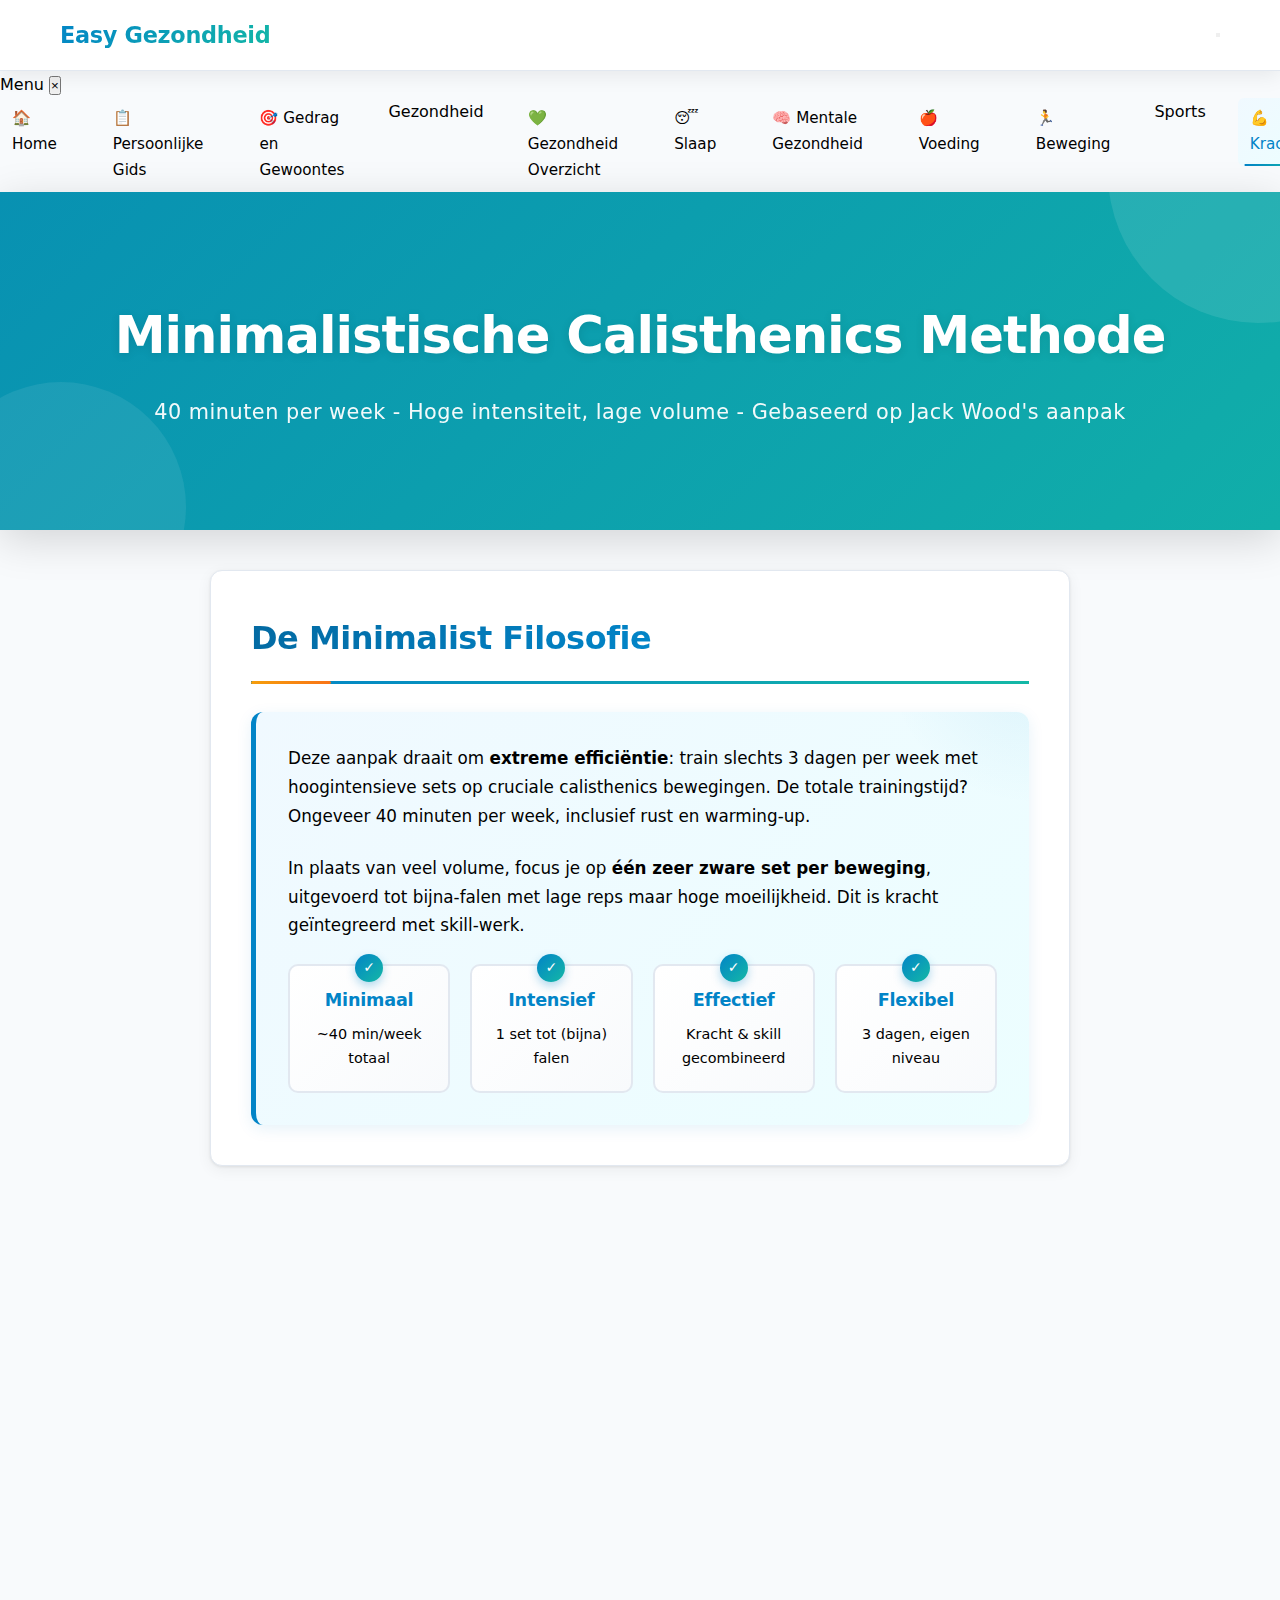
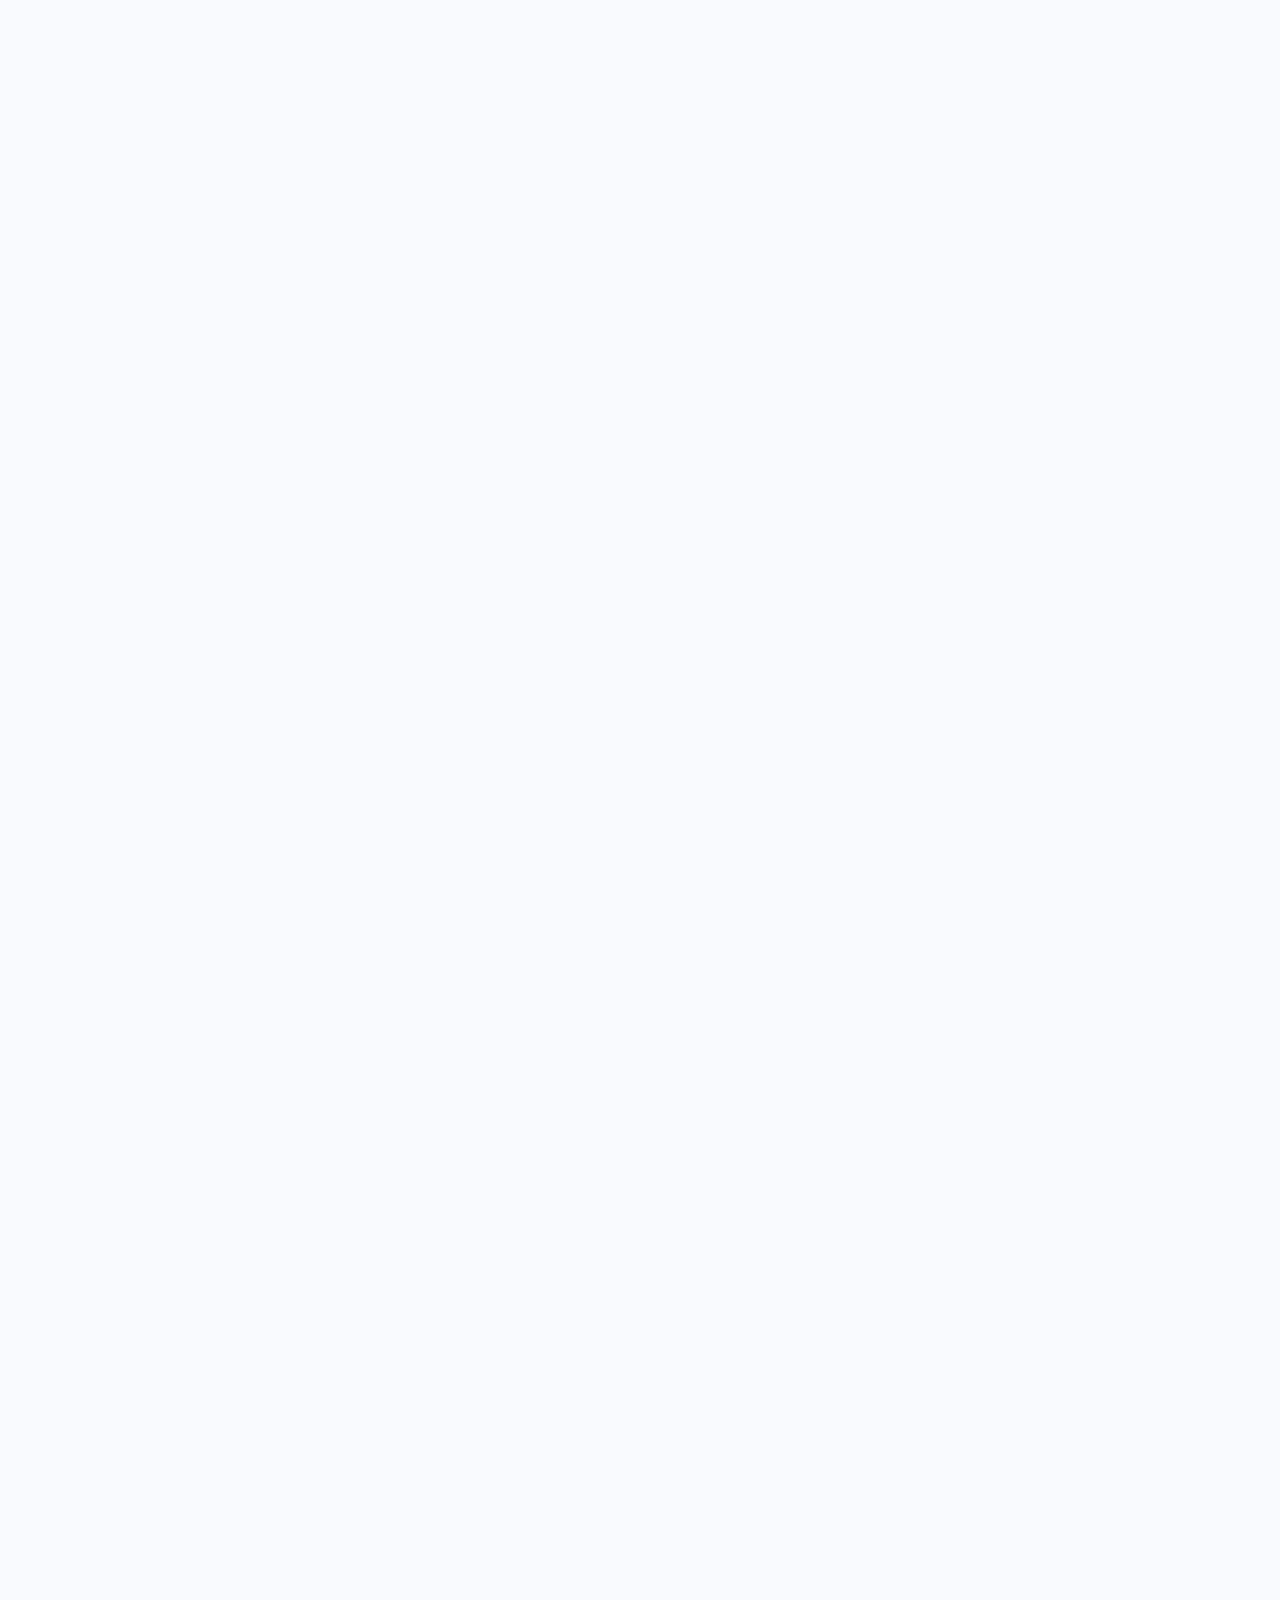
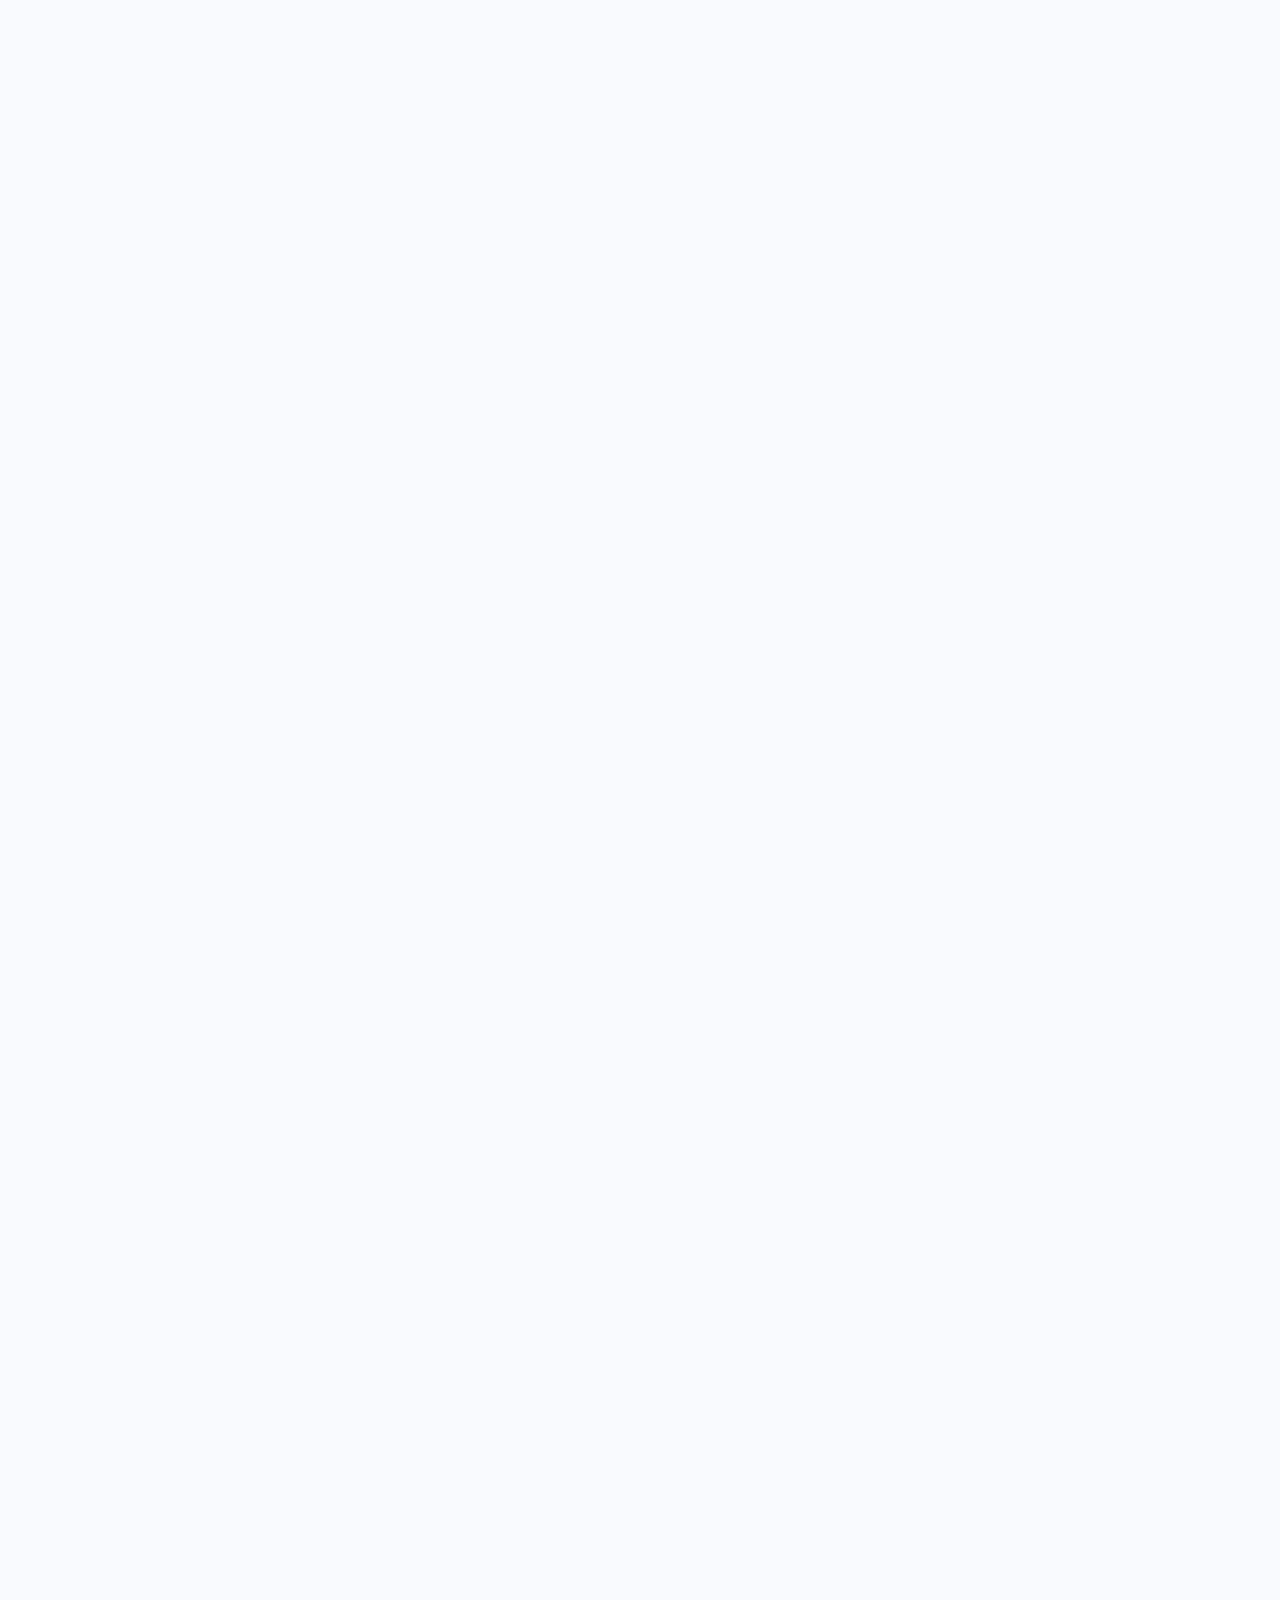
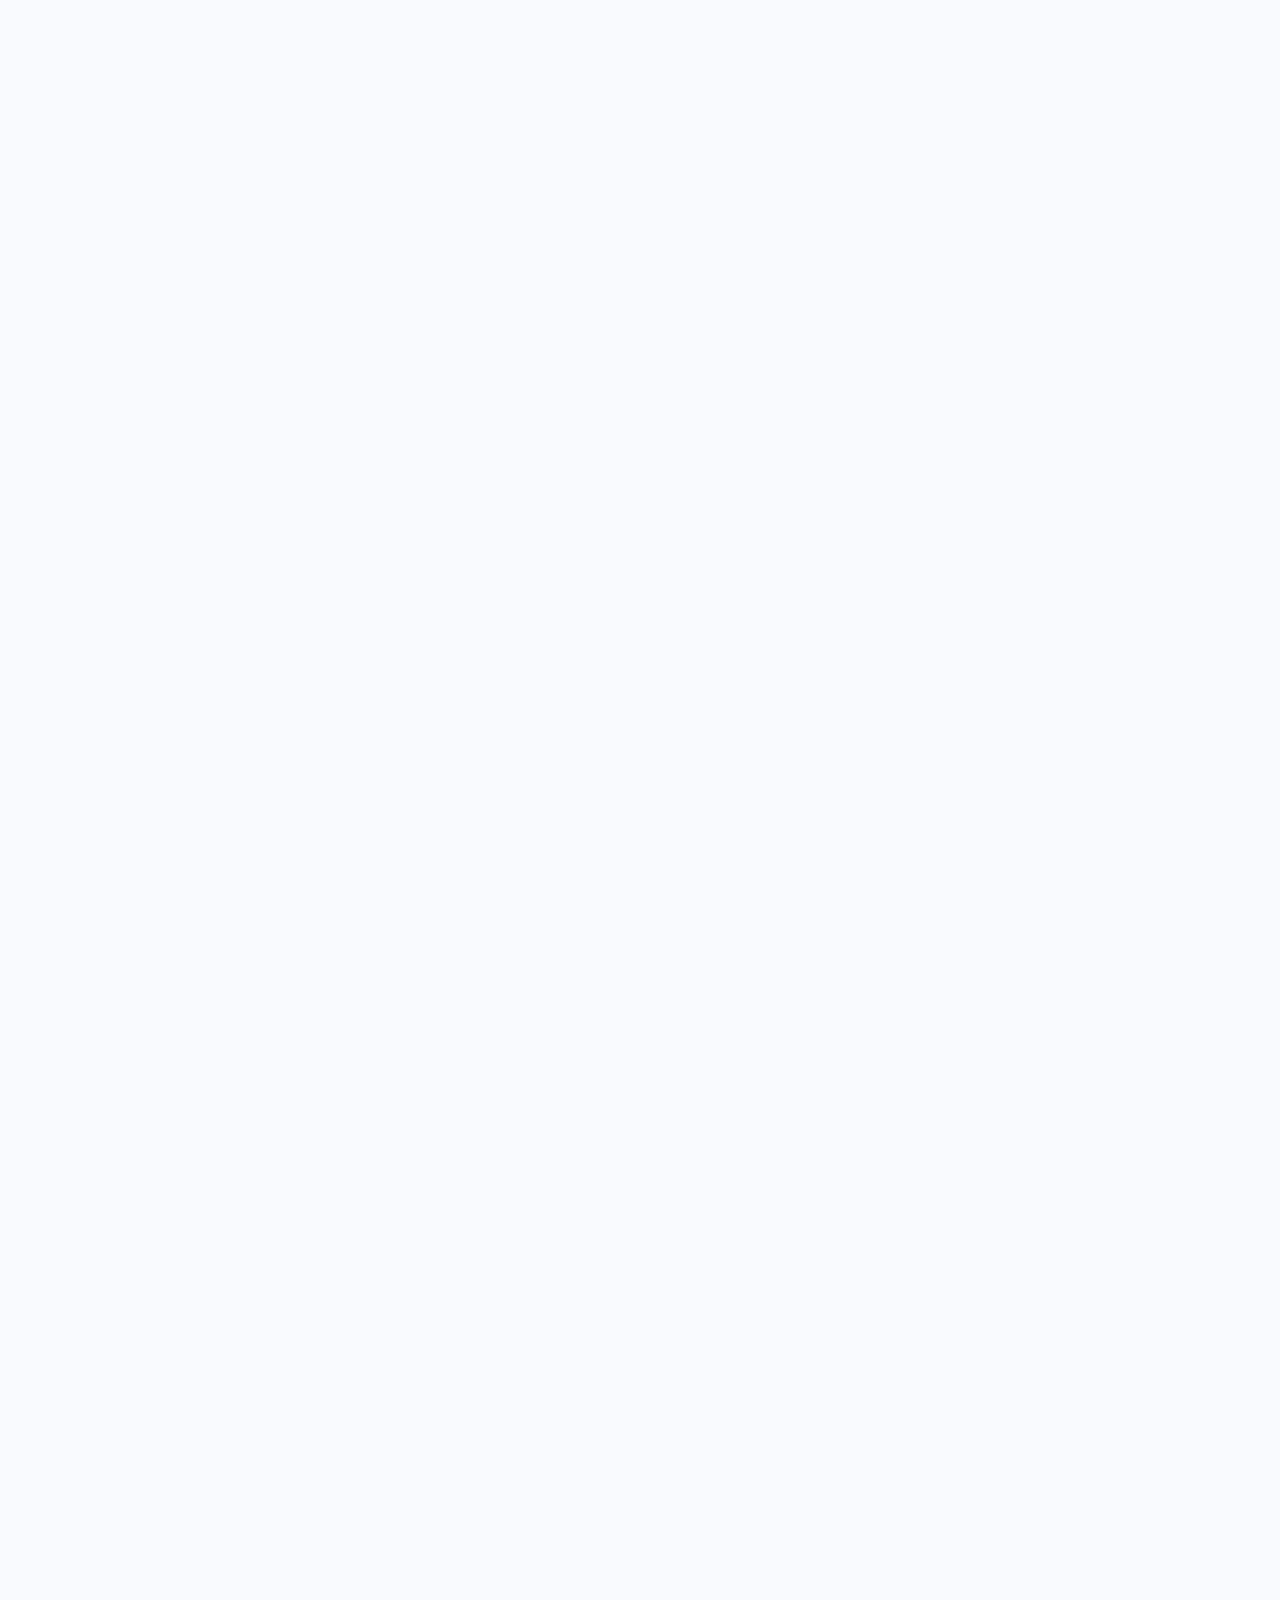
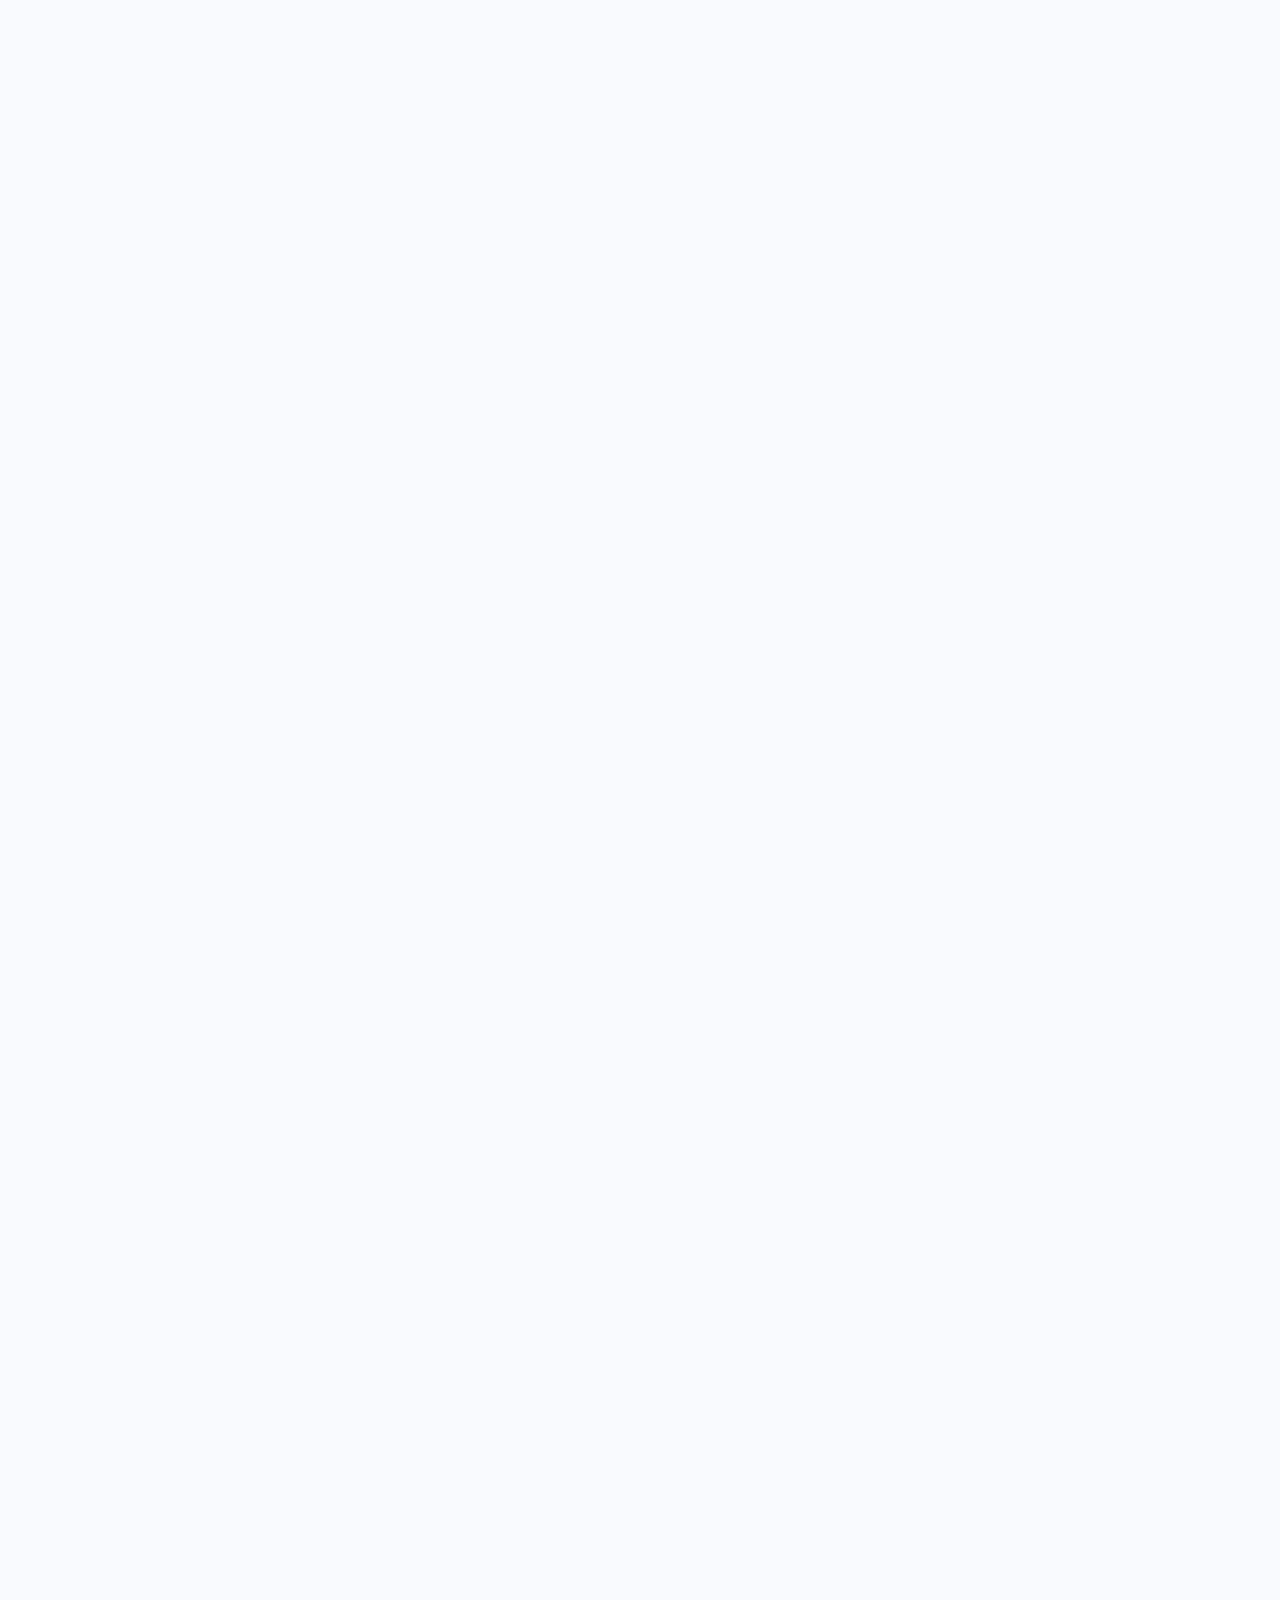
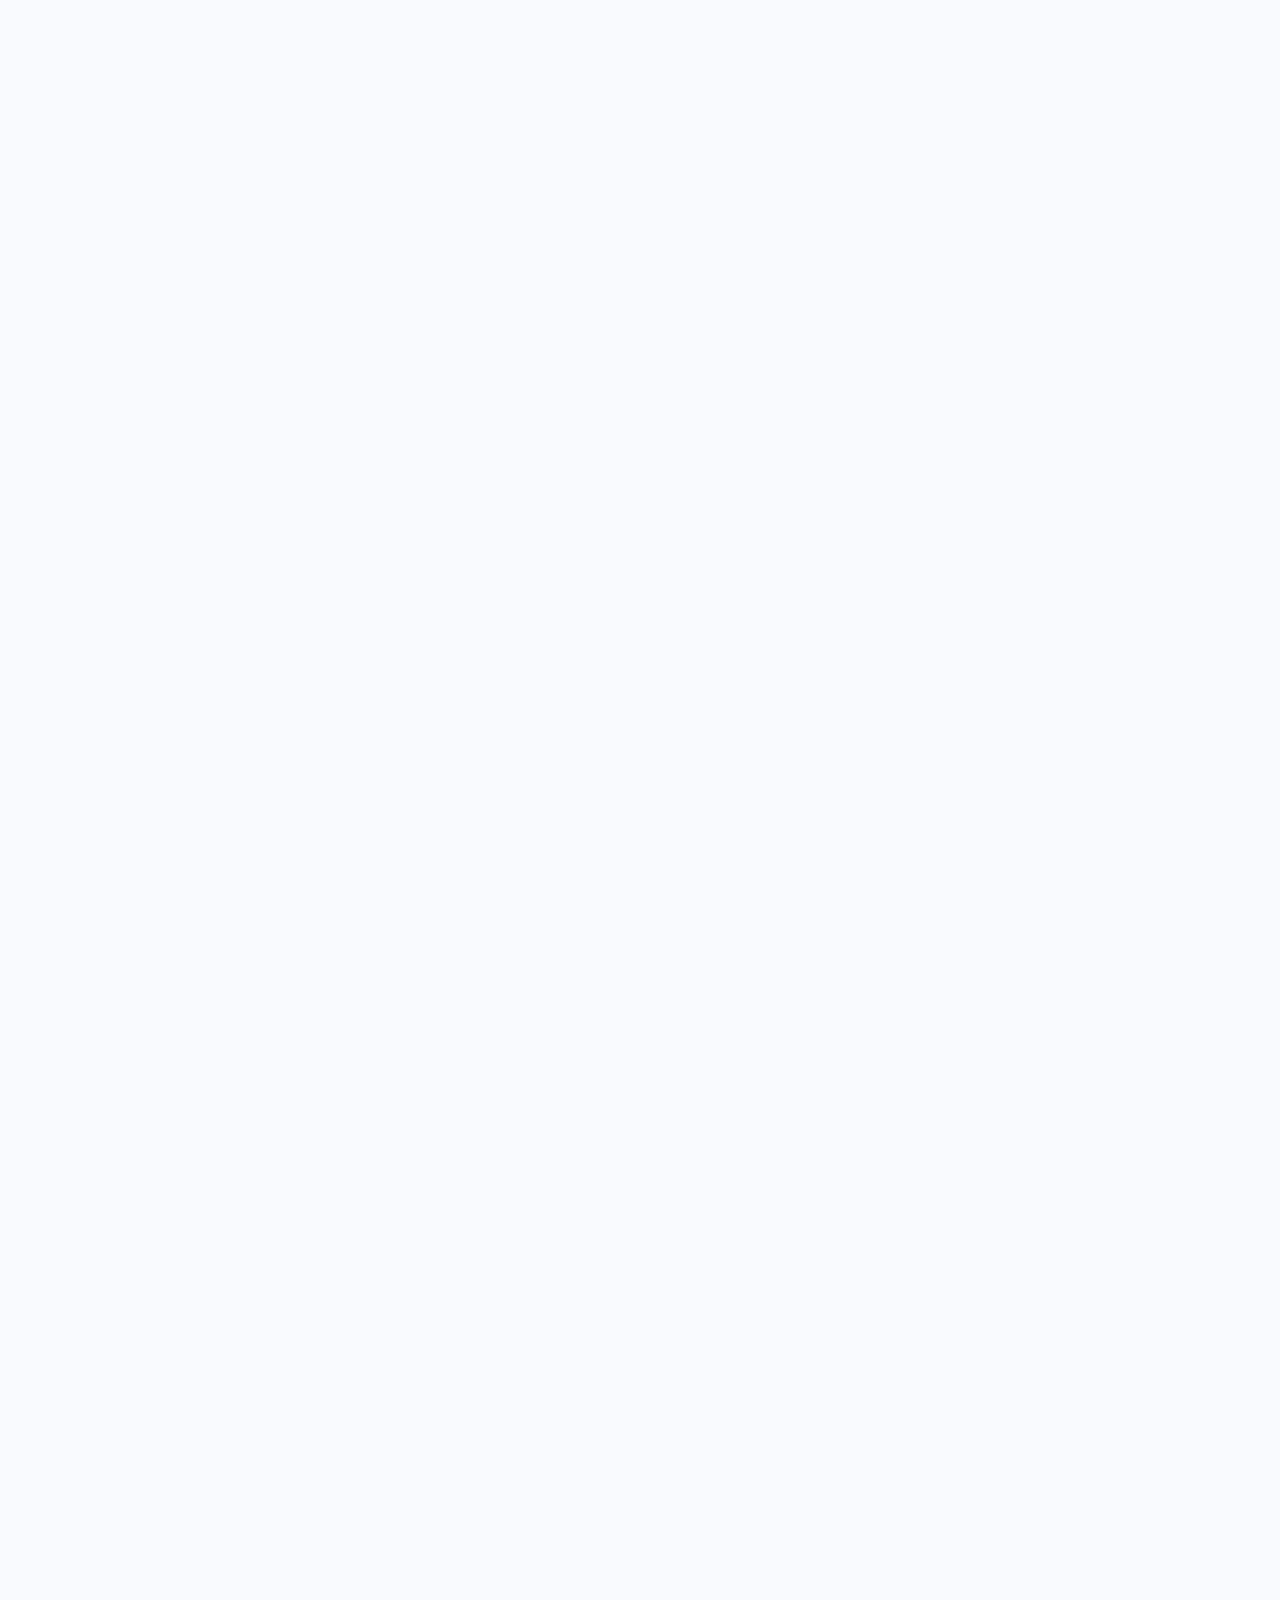
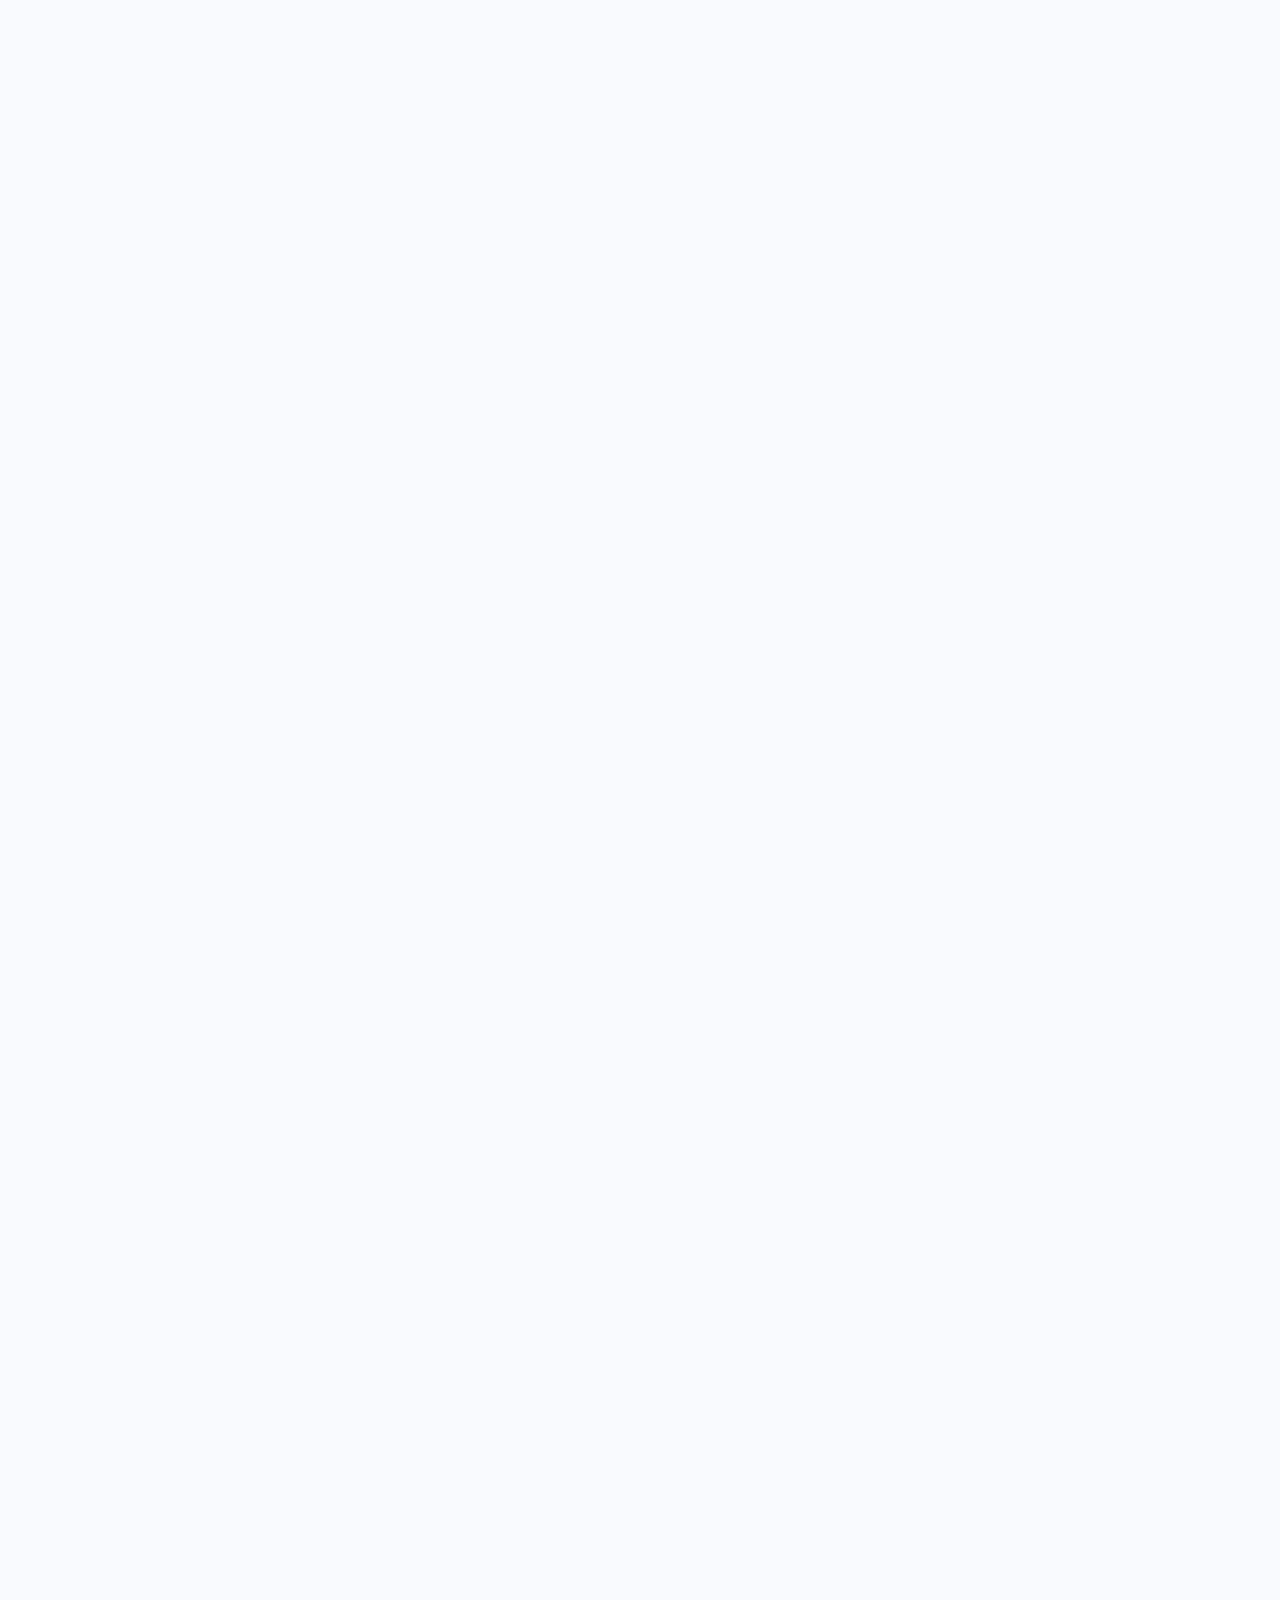
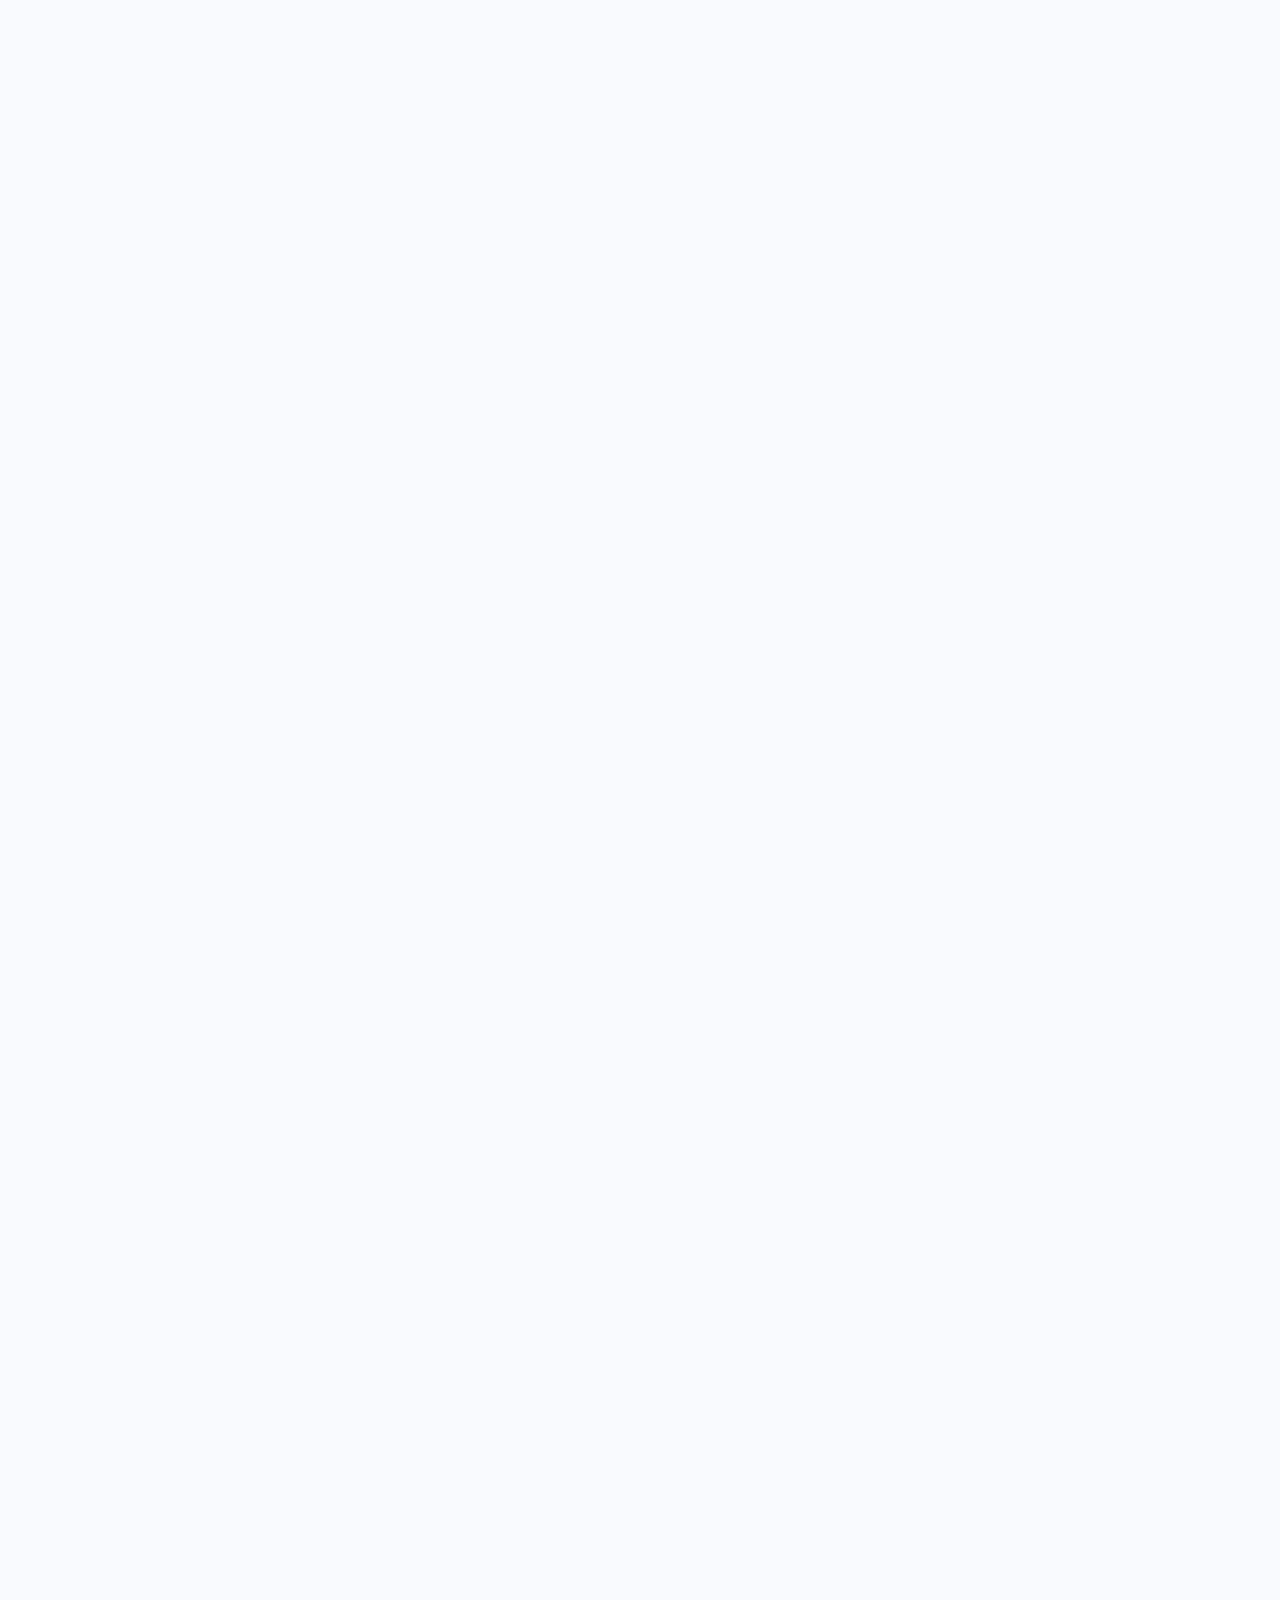
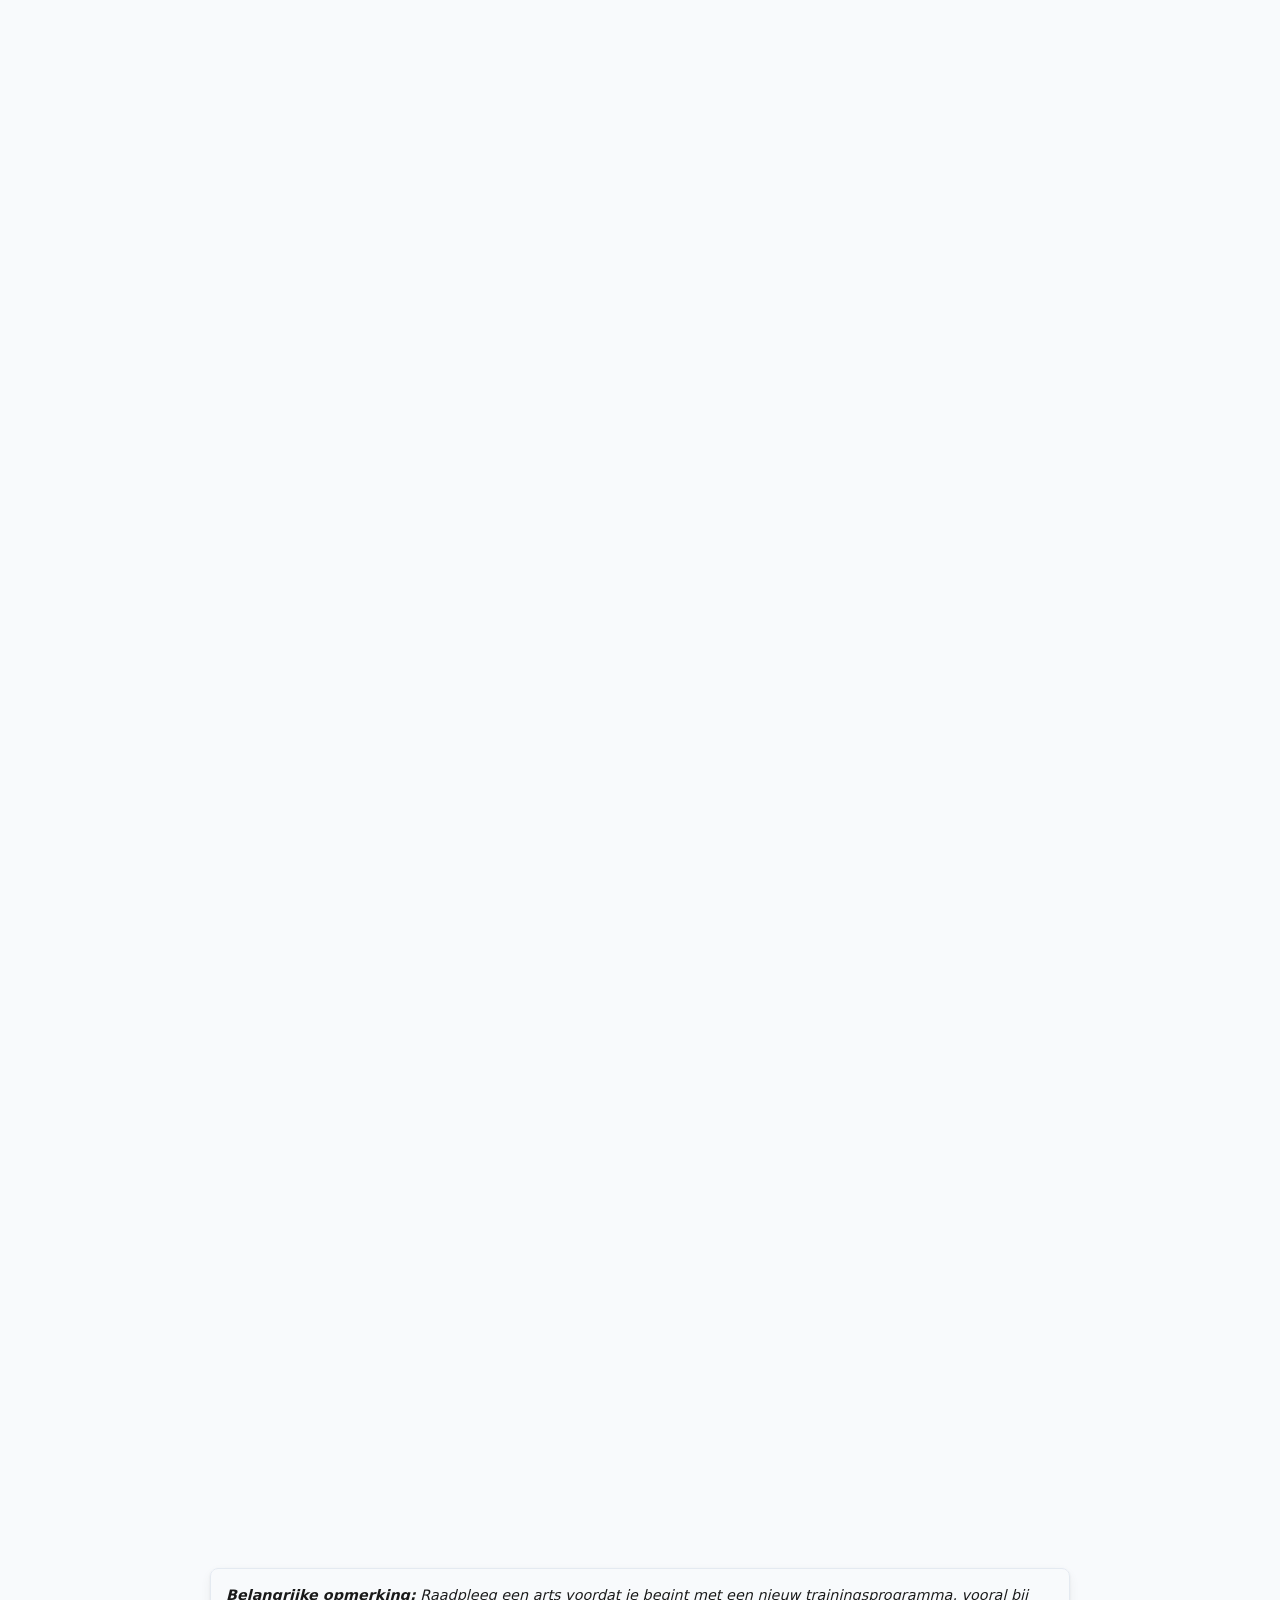
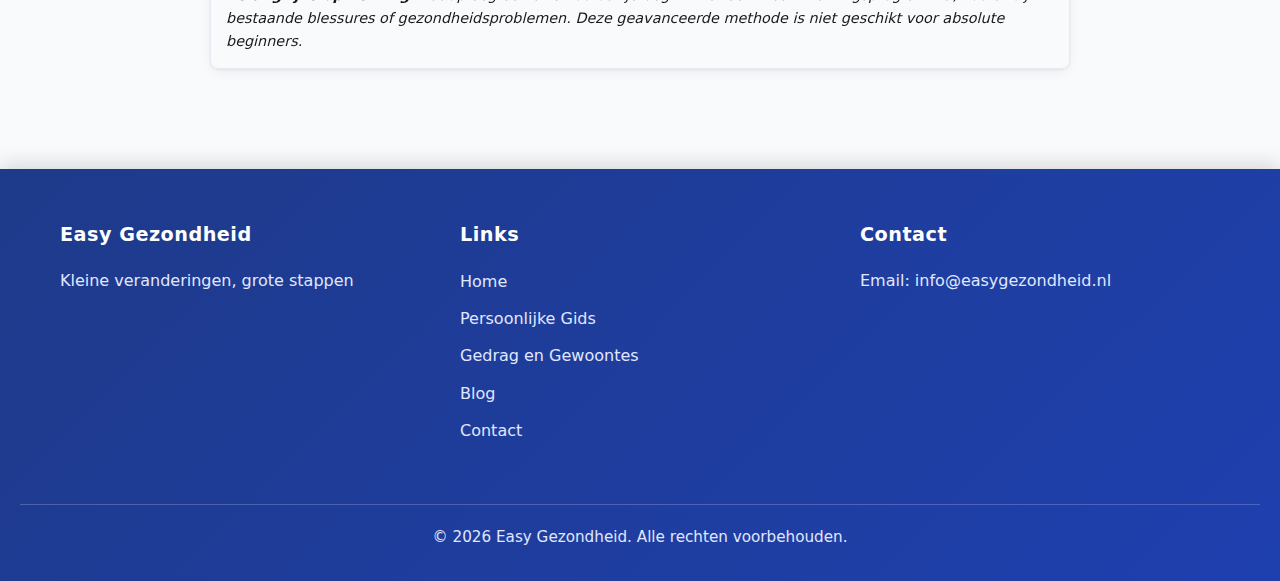
<file: calisthenics.html>
<!doctype html>
<html lang="nl">
  <head>
    <meta charset="UTF-8" />
    <meta name="viewport" content="width=device-width,initial-scale=1" />
    <title>Calisthenics Programma - Easy Gezondheid</title>
    <meta name="description" content="Efficiënt full-body calisthenics programma met 6 oefeningen" />
    <link rel="stylesheet" href="style.css?v=20260118003210" />
  </head>
  <body>
    <nav class="main-nav">
      <div class="nav-container">
        <a href="index.html" class="logo">Easy Gezondheid</a>
        <button class="menu-toggle" id="menuToggle" aria-label="Toggle menu">
          <span></span>
          <span></span>
          <span></span>
        </button>
      </div>
    </nav>

    <div class="nav-overlay" id="navOverlay"></div>
    <div class="nav-sidebar" id="navSidebar">
      <div class="nav-sidebar-header">
        <span class="nav-sidebar-title">Menu</span>
        <button class="nav-close" id="navClose" aria-label="Close menu">&times;</button>
      </div>
      
      <ul class="nav-menu">
        <li><a href="index.html">🏠 Home</a></li>
        <li><a href="guide.html">📋 Persoonlijke Gids</a></li>
        <li><a href="gedrag-en-gewoontes.html">🎯 Gedrag en Gewoontes</a></li>
        
        <li class="nav-divider"><span>Gezondheid</span></li>
        <li><a href="gezondheid.html">💚 Gezondheid Overzicht</a></li>
        <li><a href="slaap.html">😴 Slaap</a></li>
        <li><a href="mentale-gezondheid.html">🧠 Mentale Gezondheid</a></li>
        <li><a href="voeding.html">🍎 Voeding</a></li>
        <li><a href="beweging.html">🏃 Beweging</a></li>
        
        <li class="nav-divider"><span>Sports</span></li>
        <li><a href="calisthenics.html" class="active">💪 Kracht</a></li>
        <li><a href="mobility.html">🧘 Mobiliteit</a></li>
        
        <li class="nav-divider"><span>Meer</span></li>
        <li><a href="blog.html">📝 Blog</a></li>
        <li><a href="about.html">ℹ️ Over Ons</a></li>
        <li><a href="contact.html">📧 Contact</a></li>
      </ul>
    </div>

    <header class="hero">
      <h1>Minimalistische Calisthenics Methode</h1>
      <p class="subtitle">40 minuten per week - Hoge intensiteit, lage volume - Gebaseerd op Jack Wood's aanpak</p>
    </header>

    <main>
      <section class="section">
        <h2>De Minimalist Filosofie</h2>
        <div class="program-intro">
          <p>Deze aanpak draait om <strong>extreme efficiëntie</strong>: train slechts 3 dagen per week met hoogintensieve sets op cruciale calisthenics bewegingen. De totale trainingstijd? Ongeveer 40 minuten per week, inclusief rust en warming-up.</p>
          
          <p style="margin-top: 16px;">In plaats van veel volume, focus je op <strong>één zeer zware set per beweging</strong>, uitgevoerd tot bijna-falen met lage reps maar hoge moeilijkheid. Dit is kracht geïntegreerd met skill-werk.</p>
          
          <div class="program-benefits">
            <div class="benefit-item">
              <h3>Minimaal</h3>
              <p>~40 min/week totaal</p>
            </div>
            <div class="benefit-item">
              <h3>Intensief</h3>
              <p>1 set tot (bijna) falen</p>
            </div>
            <div class="benefit-item">
              <h3>Effectief</h3>
              <p>Kracht & skill gecombineerd</p>
            </div>
            <div class="benefit-item">
              <h3>Flexibel</h3>
              <p>3 dagen, eigen niveau</p>
            </div>
          </div>
        </div>
      </section>

      <section class="section">
        <h2>Kern Principes</h2>
        
        <div class="exercise-card">
          <div class="exercise-content">
            <div class="exercise-description">
              <h4>Hoe Deze Methode Werkt:</h4>
              <ul>
                <li><strong>Eén zware set per beweging</strong> - Dit is de basis. Intensiteit tot aan of bijna tot falen.</li>
                <li><strong>Lage reps, hoge moeilijkheid</strong> - Meestal 1-5 reps per set, maar op je maximale vermogen.</li>
                <li><strong>Progressies zijn essentieel</strong> - Kies makkelijkere varianten als je de basisbeweging nog niet beheerst, of moeilijkere voor gevorderden.</li>
                <li><strong>Adequate rust tussen sets</strong> - Neem voldoende rust om elke set met maximale kwaliteit uit te voeren.</li>
                <li><strong>Korte sessies</strong> - Elke training duurt slechts 3-8 minuten effectieve werktijd (exclusief warming-up).</li>
                <li><strong>Focus op skill-geïntegreerde kracht</strong> - Denk aan planche, front lever, one-arm pull-ups - niet traditionele high-rep work.</li>
              </ul>
              
              <p style="margin-top: 20px; padding: 16px; background: #fef3c7; border-left: 4px solid #f59e0b; border-radius: 6px;">
                <strong>⚡ Belangrijk:</strong> Dit is <em>niet</em> een traditioneel programma met 3-5 sets van 8-15 reps. De focus ligt op maximale inspanning in één enkele set, waardoor je minder tijd besteedt maar harder werkt.
              </p>
            </div>
          </div>
        </div>
      </section>

      <section>
        <h2>De 6 Kernbewegingen</h2>
        <p style="margin-bottom: 24px; color: #475569;">Deze bewegingen worden verdeeld over 3 trainingen per week. Elke beweging krijgt <strong>1 set van 1-5 reps</strong> op zeer hoge intensiteit.</p>
        
        <!-- Exercise 1: Planche Push-ups -->
        <div class="exercise-card">
          <div class="exercise-header">
            <h3>1. Planche Push-ups</h3>
            <span class="muscle-group">Borst, Schouders, Core - Push Kracht</span>
          </div>
          
          <div class="exercise-content">
            <div class="exercise-description">
              <h4>Waarom Deze Beweging:</h4>
              <p>Extreem effectieve push beweging die schouder- en core kracht combineert met skill-ontwikkeling. Dit is geen traditionele push-up - het vereist extreme body control.</p>
              
              <h4 style="margin-top: 16px;">Uitvoering:</h4>
              <ul>
                <li>Handen op grond (of parallettes/ringen voor gevorderden)</li>
                <li>Schouders ver voor de handen, lichaam horizontaal</li>
                <li>Buig armen en strek ze weer, met lichaam parallel aan grond</li>
                <li>Voeten blijven van de grond (afhankelijk van progressie)</li>
              </ul>
            </div>
            
            <div class="progressions">
              <h4>Progressies (Kies Je Niveau):</h4>
              <div class="progression-levels">
                <div class="level beginner">
                  <strong>Beginner:</strong> Pseudo planche push-ups → Planche lean holds → Frog stand push-ups
                </div>
                <div class="level intermediate">
                  <strong>Gemiddeld:</strong> Tuck planche push-ups → Advanced tuck planche push-ups
                </div>
                <div class="level advanced">
                  <strong>Gevorderd:</strong> Straddle planche push-ups → Full planche push-ups → Planche push-ups op ringen
                </div>
              </div>
            </div>
            
            <div class="workout-params">
              <span><strong>Protocol:</strong> 1 set</span>
              <span><strong>Reps:</strong> 1-5 (tot bijna falen)</span>
              <span><strong>Rust:</strong> Voldoende voor volgende beweging</span>
            </div>
          </div>
        </div>

        <!-- Exercise 2: Front Lever -->
        <div class="exercise-card">
          <div class="exercise-header">
            <h3>2. Front Lever Progressies</h3>
            <span class="muscle-group">Rug, Core, Schouders - Horizontale Trek</span>
          </div>
          
          <div class="exercise-content">
            <div class="exercise-description">
              <h4>Waarom Deze Beweging:</h4>
              <p>Ontwikkelt extreme rugkracht en core-stabiliteit. Een van de meest indrukwekkende calisthenics skills die je hele posterior chain traint.</p>
              
              <h4 style="margin-top: 16px;">Uitvoering:</h4>
              <ul>
                <li>Hang aan pull-up bar</li>
                <li>Trek lichaam horizontaal, parallel aan de grond</li>
                <li>Lichaam strak en recht van hoofd tot voeten</li>
                <li>Hou positie of voer pull uit deze positie</li>
              </ul>
            </div>
            
            <div class="progressions">
              <h4>Progressies (Kies Je Niveau):</h4>
              <div class="progression-levels">
                <div class="level beginner">
                  <strong>Beginner:</strong> Tuck front lever hold → Tuck front lever raises → Advanced tuck holds
                </div>
                <div class="level intermediate">
                  <strong>Gemiddeld:</strong> One-leg front lever → Straddle front lever → Front lever pulls (tuck)
                </div>
                <div class="level advanced">
                  <strong>Gevorderd:</strong> Full front lever hold → Front lever pulls → Front lever rows
                </div>
              </div>
            </div>
            
            <div class="workout-params">
              <span><strong>Protocol:</strong> 1 set</span>
              <span><strong>Reps/Tijd:</strong> 1-5 reps of 5-15 sec hold</span>
              <span><strong>Rust:</strong> Voldoende herstel</span>
            </div>
          </div>
        </div>

        <!-- Exercise 3: Handstand Push-ups -->
        <div class="exercise-card">
          <div class="exercise-header">
            <h3>3. Handstand Push-ups</h3>
            <span class="muscle-group">Schouders, Triceps, Core - Verticale Push</span>
          </div>
          
          <div class="exercise-content">
            <div class="exercise-description">
              <h4>Waarom Deze Beweging:</h4>
              <p>De ultieme schouder-ontwikkelaar. Vereist niet alleen kracht maar ook balans en body-awareness.</p>
              
              <h4 style="margin-top: 16px;">Uitvoering:</h4>
              <ul>
                <li>Ga in handstand (tegen muur voor beginners)</li>
                <li>Laat lichaam gecontroleerd zakken tot hoofd bijna grond raakt</li>
                <li>Druk explosief terug omhoog</li>
                <li>Lichaam blijft strak en recht</li>
              </ul>
            </div>
            
            <div class="progressions">
              <h4>Progressies (Kies Je Niveau):</h4>
              <div class="progression-levels">
                <div class="level beginner">
                  <strong>Beginner:</strong> Pike push-ups → Elevated pike push-ups → Wall-assisted handstand holds
                </div>
                <div class="level intermediate">
                  <strong>Gemiddeld:</strong> Wall handstand push-ups (chest to wall) → Wall HSPU (volledige ROM)
                </div>
                <div class="level advanced">
                  <strong>Gevorderd:</strong> Freestanding handstand push-ups → Deficit HSPU → One-arm handstand push-up progressies
                </div>
              </div>
            </div>
            
            <div class="workout-params">
              <span><strong>Protocol:</strong> 1 set</span>
              <span><strong>Reps:</strong> 1-5 (maximale inspanning)</span>
              <span><strong>Rust:</strong> Volledig herstel</span>
            </div>
          </div>
        </div>

        <!-- Exercise 4: One-Arm Chin/Pull Variaties -->
        <div class="exercise-card">
          <div class="exercise-header">
            <h3>4. One-Arm Chin/Pull Progressies</h3>
            <span class="muscle-group">Rug, Biceps, Grip - Verticale Trek</span>
          </div>
          
          <div class="exercise-content">
            <div class="exercise-description">
              <h4>Waarom Deze Beweging:</h4>
              <p>Ontwikkelt unilaterale trekkracht en extreme grip-sterkte. Een van de meest uitdagende calisthenics doelen.</p>
              
              <h4 style="margin-top: 16px;">Uitvoering:</h4>
              <ul>
                <li>Hang aan bar met één arm</li>
                <li>Trek jezelf omhoog met gecontroleerde beweging</li>
                <li>Chin komt tot boven de bar</li>
                <li>Gecontroleerd naar beneden</li>
              </ul>
            </div>
            
            <div class="progressions">
              <h4>Progressies (Kies Je Niveau):</h4>
              <div class="progression-levels">
                <div class="level beginner">
                  <strong>Beginner:</strong> Archer pull-ups → Assisted one-arm negatives → Weighted pull-ups
                </div>
                <div class="level intermediate">
                  <strong>Gemiddeld:</strong> One-arm negatives → Band-assisted one-arm pulls → One-arm chin-ups (assist hand on wrist)
                </div>
                <div class="level advanced">
                  <strong>Gevorderd:</strong> Full one-arm chin-up → One-arm pull-up → Weighted one-arm variations
                </div>
              </div>
            </div>
            
            <div class="workout-params">
              <span><strong>Protocol:</strong> 1 set</span>
              <span><strong>Reps:</strong> 1-5 (per arm, maximaal)</span>
              <span><strong>Rust:</strong> 2-3 min tussen armen</span>
            </div>
          </div>
        </div>

        <!-- Exercise 5: Nordic Curls / Leg Strength -->
        <div class="exercise-card">
          <div class="exercise-header">
            <h3>5. Nordic Curls</h3>
            <span class="muscle-group">Hamstrings, Billen - Heupdominant Beenwerk</span>
          </div>
          
          <div class="exercise-content">
            <div class="exercise-description">
              <h4>Waarom Deze Beweging:</h4>
              <p>Nordic curls zijn de meest effectieve bodyweight oefening voor hamstring-ontwikkeling. Jack Wood beschouwt ze als essentieel voor complete beenkracht en blessurepreventie.</p>
              
              <h4 style="margin-top: 16px;">Uitvoering:</h4>
              <ul>
                <li>Knieën op mat, enkels gefixeerd (onder bank of door partner)</li>
                <li>Lichaam langzaam naar voren laten zakken in rechte lijn</li>
                <li>Gebruik hamstrings om te remmen - zo langzaam mogelijk</li>
                <li>Val gecontroleerd op handen en duw terug omhoog</li>
                <li>Focus op excentrische fase (zakken) voor maximale kracht</li>
              </ul>
            </div>
            
            <div class="progressions">
              <h4>Progressies (Kies Je Niveau):</h4>
              <div class="progression-levels">
                <div class="level beginner">
                  <strong>Beginner:</strong> Band-assisted Nordic curls → Partial Nordic curls (45°) → Nordic negatives
                </div>
                <div class="level intermediate">
                  <strong>Gemiddeld:</strong> Full Nordic negatives (5 sec) → Partial Nordic curls → 3/4 Nordic curls
                </div>
                <div class="level advanced">
                  <strong>Gevorderd:</strong> Full Nordic curls → Weighted Nordic curls → Single-leg Nordic progressies
                </div>
              </div>
            </div>
            
            <div class="workout-params">
              <span><strong>Protocol:</strong> 1 set</span>
              <span><strong>Reps:</strong> 1-5 (tot bijna falen)</span>
              <span><strong>Rust:</strong> Voldoende</span>
            </div>
          </div>
        </div>

        <!-- Exercise 6: Pistol Squats -->
        <div class="exercise-card">
          <div class="exercise-header">
            <h3>6. Pistol Squats</h3>
            <span class="muscle-group">Quadriceps, Billen, Core - Unilaterale Beenkracht</span>
          </div>
          
          <div class="exercise-content">
            <div class="exercise-description">
              <h4>Waarom Deze Beweging:</h4>
              <p>De pistol squat is de ultieme test van unilaterale beenkracht, mobiliteit en balans. Jack Wood's benadering: train tot de moeilijkste variant die je met perfecte vorm kunt uitvoeren.</p>
              
              <h4 style="margin-top: 16px;">Uitvoering:</h4>
              <ul>
                <li>Sta op één been, ander been gestrekt naar voren</li>
                <li>Hurk zo diep mogelijk terwijl gestrekt been parallel blijft</li>
                <li>Behoud balans en rechte rug tijdens hele beweging</li>
                <li>Duw door hiel terug omhoog tot volledige extensie</li>
                <li>Iedere rep moet gecontroleerd en vloeiend zijn</li>
              </ul>
            </div>
            
            <div class="progressions">
              <h4>Progressies (Kies Je Niveau):</h4>
              <div class="progression-levels">
                <div class="level beginner">
                  <strong>Beginner:</strong> Assisted pistol squats (aan deur/TRX) → Box pistol squats → Elevated pistol squats
                </div>
                <div class="level intermediate">
                  <strong>Gemiddeld:</strong> Full pistol squats → Deficit pistol squats → Pause pistol squats
                </div>
                <div class="level advanced">
                  <strong>Gevorderd:</strong> Weighted pistol squats → Pistol squat jumps → Dragon pistol squats
                </div>
              </div>
            </div>
            
            <div class="workout-params">
              <span><strong>Protocol:</strong> 1 set per been</span>
              <span><strong>Reps:</strong> 1-5 per been (tot bijna falen)</span>
              <span><strong>Rust:</strong> Voldoende</span>
            </div>
          </div>
        </div>

        <!-- BONUS Exercise: Advanced Core Work -->
        <div class="exercise-card" style="border-left: 4px solid #F59E0B;">
          <div class="exercise-header">
            <h3>💎 BONUS: Geavanceerd Core-Werk</h3>
            <span class="muscle-group">Core - Optioneel voor Extra Core-Ontwikkeling</span>
          </div>
          
          <div class="exercise-content">
            <div class="exercise-description">
              <h4>Waarom Deze Beweging:</h4>
              <p><strong>Optioneel:</strong> Voor wie specifiek extra core-kracht wil ontwikkelen of werkt aan skills zoals front lever, planche of handstand. Jack Wood's regel: voeg dit alleen toe als je het essentiële werk al perfect onder de knie hebt.</p>
              
              <h4 style="margin-top: 16px;">Bewegingen (Kies er 1):</h4>
              <ul>
                <li><strong>Dragon Flags:</strong> Lichaam recht omhoog en omlaag, alleen schouders op bank</li>
                <li><strong>Ab Wheel Rollouts:</strong> Roll uit en terug met gestrekte armen</li>
                <li><strong>Windshield Wipers:</strong> Hang aan bar, benen van links naar rechts zwaaien</li>
                <li><strong>Hollow/Arch Body Holds:</strong> Statische holds voor front lever prep</li>
              </ul>
              
              <p style="margin-top: 12px; padding: 12px; background: #FEF3C7; border-radius: 8px; font-size: 0.95em;">
                <strong>⚠️ Let op:</strong> Dit is GEEN verplicht onderdeel. Voeg alleen toe als je:
                <br>• Alle 6 hoofdbewegingen beheerst
                <br>• Extra core-kracht nodig hebt voor specifieke skills
                <br>• De tijd en energie hebt zonder herstel te compromitteren
              </p>
            </div>
            
            <div class="progressions">
              <h4>Progressies (Kies Je Niveau):</h4>
              <div class="progression-levels">
                <div class="level beginner">
                  <strong>Beginner:</strong> Knee ab wheel → Hollow holds (30 sec) → Tuck dragon flag holds
                </div>
                <div class="level intermediate">
                  <strong>Gemiddeld:</strong> Full ab wheel rollouts → Dragon flag negatives → Windshield wipers
                </div>
                <div class="level advanced">
                  <strong>Gevorderd:</strong> Full dragon flags → One-arm ab wheel → Advanced lever holds
                </div>
              </div>
            </div>
            
            <div class="workout-params">
              <span><strong>Protocol:</strong> 1 set (optioneel)</span>
              <span><strong>Reps/Tijd:</strong> 1-5 reps of 10-30 sec hold</span>
              <span><strong>Rust:</strong> Voldoende</span>
            </div>
          </div>
        </div>
      </section>

      <section>
        <h2>Weekschema - De 3-Daagse Split</h2>
        <p style="margin-bottom: 24px; color: #475569;">Verdeel de 6 bewegingen over 3 trainingen. Elke sessie duurt slechts 10-15 minuten inclusief rust.</p>
        
        <div class="workout-schedule">
          <div class="schedule-option">
            <h3>Dag 1: Upper Body (Push + Pull)</h3>
            <p class="schedule-desc">Horizontale kracht - Borst & Rug</p>
            <div class="week-layout" style="grid-template-columns: 1fr;">
              <span class="workout-day">✦ Planche Push-ups (1 set, 1-5 reps)</span>
              <span class="workout-day">✦ Front Lever Progressie (1 set, 1-5 reps)</span>
            </div>
            <p class="schedule-note">Warming-up: 3-5 min schouder mobiliteit + planche leans</p>
          </div>

          <div class="schedule-option">
            <h3>Dag 2: Lower Body</h3>
            <p class="schedule-desc">Beenkracht - Hamstrings & Quads</p>
            <div class="week-layout" style="grid-template-columns: 1fr;">
              <span class="workout-day">✦ Nordic Curls (1 set, 1-5 reps)</span>
              <span class="workout-day">✦ Pistol Squats (1 set per been, 1-5 reps)</span>
            </div>
            <p class="schedule-note">Warming-up: 3-5 min squats & leg swings</p>
          </div>

          <div class="schedule-option">
            <h3>Dag 3: Specialty & Verticale Patronen</h3>
            <p class="schedule-desc">Verticale kracht & Core Skills</p>
            <div class="week-layout" style="grid-template-columns: 1fr;">
              <span class="workout-day">✦ One-Arm Pull Progressie (1 set per arm, 1-5 reps)</span>
              <span class="workout-day">✦ Handstand Push-ups (1 set, 1-5 reps)</span>
              <span class="workout-day">✦ Core Skill (optioneel - 1 set)</span>
            </div>
            <p class="schedule-note">Warming-up: 3-5 min handstand practice + schouder prep</p>
          </div>
        </div>
        
        <div style="margin-top: 24px; padding: 20px; background: linear-gradient(135deg, #f0f9ff, #ecfeff); border-radius: 10px; border-left: 4px solid #0284C7;">
          <h4 style="color: #000000 !important; margin-bottom: 12px;">📅 Wekelijks Patroon</h4>
          <p style="color: #000000 !important; line-height: 1.7; margin: 0;">
            <strong>Maandag:</strong> Dag 1 (Upper) • <strong>Woensdag:</strong> Dag 2 (Lower) • <strong>Vrijdag:</strong> Dag 3 (Specialty)<br>
            <strong>Overige dagen:</strong> Volledige rust of lichte mobility werk<br><br>
            <em>Totale trainingstijd per week: ~40 minuten (inclusief warming-up en rust tussen sets)</em>
          </p>
        </div>
      </section>

      <section>
        
        <div class="training-structure">
          <div class="structure-block">
            <h4>❌ Traditioneel Programma</h4>
            <ul>
              <li>3-5 sets per oefening</li>
              <li>8-15 reps per set</li>
              <li>Hoog volume</li>
              <li>60-90 min per training</li>
              <li>4-6 dagen per week</li>
            </ul>
          </div>

          <div class="structure-block">
            <h4>✅ Minimalistische Methode</h4>
            <ul>
              <li>1 set per beweging</li>
              <li>1-5 reps, maximale intensiteit</li>
              <li>Laag volume, hoge moeilijkheid</li>
              <li>10-15 min per training</li>
              <li>3 dagen per week (~40 min totaal)</li>
            </ul>
          </div>

          <div class="structure-block">
            <h4>🎯 Het Verschil</h4>
            <ul>
              <li><strong>Focus op kwaliteit:</strong> Elke rep telt maximaal</li>
              <li><strong>Skill-geïntegreerd:</strong> Ontwikkel kracht én techniek</li>
              <li><strong>Herstel-vriendelijk:</strong> Minder stress op lichaam</li>
              <li><strong>Tijdefficiënt:</strong> Perfect voor drukke levens</li>
              <li><strong>Progressie-gericht:</strong> Moeilijkere varianten, niet meer volume</li>
            </ul>
          </div>
        </div>
      </section>

      <section>
        <h2>Essentiële Principes voor Succes</h2>
        <div class="tips-grid">
          <div class="tip-card">
            <h4>💯 Intensiteit > Volume</h4>
            <p>Eén perfecte set tot bijna-falen is effectiever dan 5 gemiddelde sets. Train elke rep alsof het je laatste is.</p>
          </div>
          <div class="tip-card">
            <h4>📈 Progressies Zijn Alles</h4>
            <p>Kies altijd de moeilijkste variant die je met goede vorm kunt doen. Te makkelijk? Ga een level hoger. Te moeilijk? Stap terug.</p>
          </div>
          <div class="tip-card">
            <h4>⏱️ Adequate Rust</h4>
            <p>Rust zoveel als nodig tussen sets. Dit is geen cardio - elke set moet met maximale kwaliteit uitgevoerd worden.</p>
          </div>
          <div class="tip-card">
            <h4>🎯 Vorm Boven Alles</h4>
            <p>Als je vorm verslechtert, stop dan. Beter 3 perfecte reps dan 8 slechte. Kwaliteit bepaalt je resultaat.</p>
          </div>
          <div class="tip-card">
            <h4>🔥 Train Tot (Bijna) Falen</h4>
            <p>Elke set moet uitdagend zijn. Laat 1 rep in de tank, maar niet meer. Dit is waar de magie gebeurt.</p>
          </div>
          <div class="tip-card">
            <h4>📝 Track Minimaal</h4>
            <p>Noteer welke progressie je gebruikt en hoeveel reps. Als 5 reps lukt met goede vorm: tijd voor een moeilijkere variant.</p>
          </div>
          <div class="tip-card">
            <h4>🧘 Warming-up Is Essentieel</h4>
            <p>Neem 3-5 minuten voor gewrichtsmobiliteit en lichte prep-bewegingen. Dit voorkomt blessures bij hoge intensiteit.</p>
          </div>
          <div class="tip-card">
            <h4>😴 Herstel Is Heilig</h4>
            <p>3 dagen training, 4 dagen rust. Je groeit tijdens rust, niet tijdens training. Respecteer dit.</p>
          </div>
          <div class="tip-card">
            <h4>🎪 Skill & Kracht Samen</h4>
            <p>Deze bewegingen ontwikkelen niet alleen spieren maar ook body-control en coördinatie. Geduld is key.</p>
          </div>
        </div>
      </section>

      <section>
        <h2>Veelgestelde Vragen</h2>
        <div class="training-structure">
          <div class="structure-block">
            <h4>❓ Is 1 set echt genoeg?</h4>
            <p>Ja, als die set maximaal intensief is. We praten hier over planche push-ups en one-arm pull-ups, niet over reguliere push-ups. De moeilijkheidsgraad compenseert het lage volume.</p>
          </div>

          <div class="structure-block">
            <h4>❓ Wat als ik de bewegingen nog niet kan?</h4>
            <p>Begin bij de beginner-progressies. Iedereen start ergens. Het belangrijkste is dat je de moeilijkste variant doet die je met perfecte vorm beheerst.</p>
          </div>

          <div class="structure-block">
            <h4>❓ Kan ik extra volume toevoegen?</h4>
            <p>Meer is niet altijd beter. De filosofie draait om minimaal effectieve dosis. Als je echt meer wilt: verhoog de moeilijkheid, niet de sets.</p>
          </div>

          <div class="structure-block">
            <h4>❓ Hoe lang voordat ik resultaat zie?</h4>
            <p>Krachtontwikkeling: 4-6 weken. Zichtbare spiergroei: 8-12 weken. Skills zoals planche/front lever: 6-24 maanden afhankelijk van startpunt. Geduld is cruciaal.</p>
          </div>

          <div class="structure-block">
            <h4>❓ Moet ik ook cardio doen?</h4>
            <p>Deze training is puur voor kracht en skill. Voeg cardio toe als je dat wilt (wandelen, fietsen, rennen) op rustdagen, maar het is niet verplicht voor kracht.</p>
          </div>

          <div class="structure-block">
            <h4>❓ Wat met voeding?</h4>
            <p>Voldoende eiwitten (1.6-2.2g per kg lichaamsgewicht), genoeg calorieën voor herstel, en goed slapen. De basis principes blijven hetzelfde.</p>
          </div>
        </div>
      </section>

      <section>
        <h2>Belangrijke Waarschuwingen</h2>
        <div style="background: #fef3c7; padding: 24px; border-radius: 10px; border-left: 4px solid #f59e0b;">
          <h4 style="color: #92400e; margin-bottom: 12px;">⚠️ Dit Is Geavanceerde Training</h4>
          <ul style="color: #713f12; line-height: 1.8; margin: 0; padding-left: 20px;">
            <li><strong>Niet voor absolute beginners:</strong> Als je nog geen 10 normale push-ups of 5 pull-ups kunt, bouw eerst een basis op.</li>
            <li><strong>Blessurerisico:</strong> Deze bewegingen vereisen grote gewrichtstabiliteit. Warm altijd goed op.</li>
            <li><strong>Progressie duurt tijd:</strong> Skills zoals planche en front lever nemen maanden tot jaren. Haast je niet.</li>
            <li><strong>Luister naar je lichaam:</strong> Pijn (niet te verwarren met inspanning) is een signaal om te stoppen.</li>
            <li><strong>Overweeg coaching:</strong> Voor geavanceerde bewegingen kan professionele begeleiding helpen om blessures te voorkomen.</li>
          </ul>
        </div>
      </section>

      <section style="background: linear-gradient(135deg, #0284C7, #0369A1); color: white; text-align: center;">
        <h2 style="color: white; border: none; padding: 0;">Klaar om te Beginnen?</h2>
        <p style="font-size: 1.1em; margin: 20px 0 0 0; line-height: 1.7;">
          Vergeet volume. Vergeet uren in de sportschool. Focus op intensiteit, kwaliteit en progressie.<br><br>
          <strong style="font-size: 1.2em;">40 minuten per week. 6 essentiële bewegingen (+1 bonus). Maximale resultaten.</strong><br><br>
          <em>Start vandaag met de progressie die bij jou past.</em>
        </p>
      </section>

      <section class="disclaimer">
        <p><strong>Belangrijke opmerking:</strong> Raadpleeg een arts voordat je begint met een nieuw trainingsprogramma, vooral bij bestaande blessures of gezondheidsproblemen. Deze geavanceerde methode is niet geschikt voor absolute beginners.</p>
      </section>
    </main>

    <footer>
      <div class="footer-container">
        <div class="footer-section">
          <h3>Easy Gezondheid</h3>
          <p>Kleine veranderingen, grote stappen</p>
        </div>
        <div class="footer-section">
          <h3>Links</h3>
          <ul>
            <li><a href="index.html">Home</a></li>
            <li><a href="guide.html">Persoonlijke Gids</a></li>
            <li><a href="gedrag-en-gewoontes.html">Gedrag en Gewoontes</a></li>
            <li><a href="blog.html">Blog</a></li>
            <li><a href="contact.html">Contact</a></li>
          </ul>
        </div>
        <div class="footer-section">
          <h3>Contact</h3>
          <p>Email: info@easygezondheid.nl</p>
        </div>
      </div>
      <div class="footer-bottom">
        <p>&copy; 2026 Easy Gezondheid. Alle rechten voorbehouden.</p>
      </div>
    </footer>

    <script src="script.js"></script>
  </body>
</html>
</file>
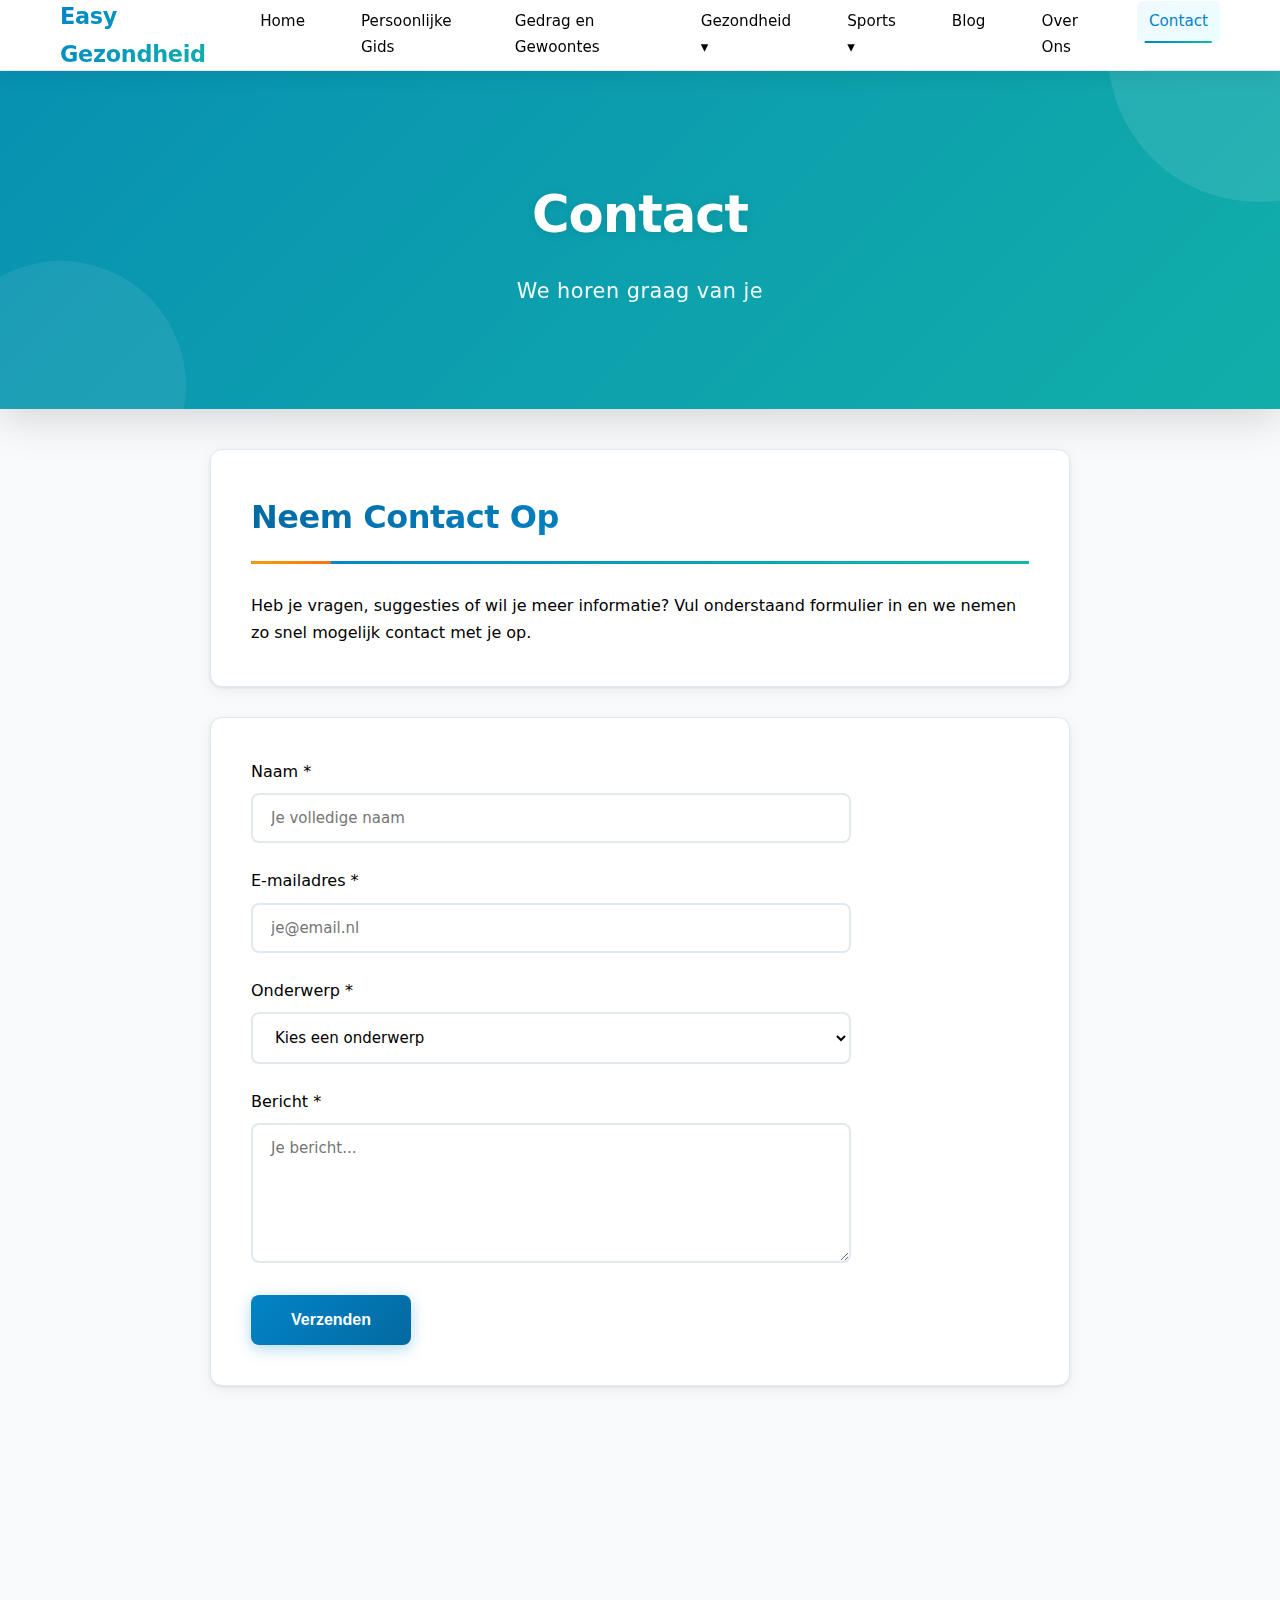
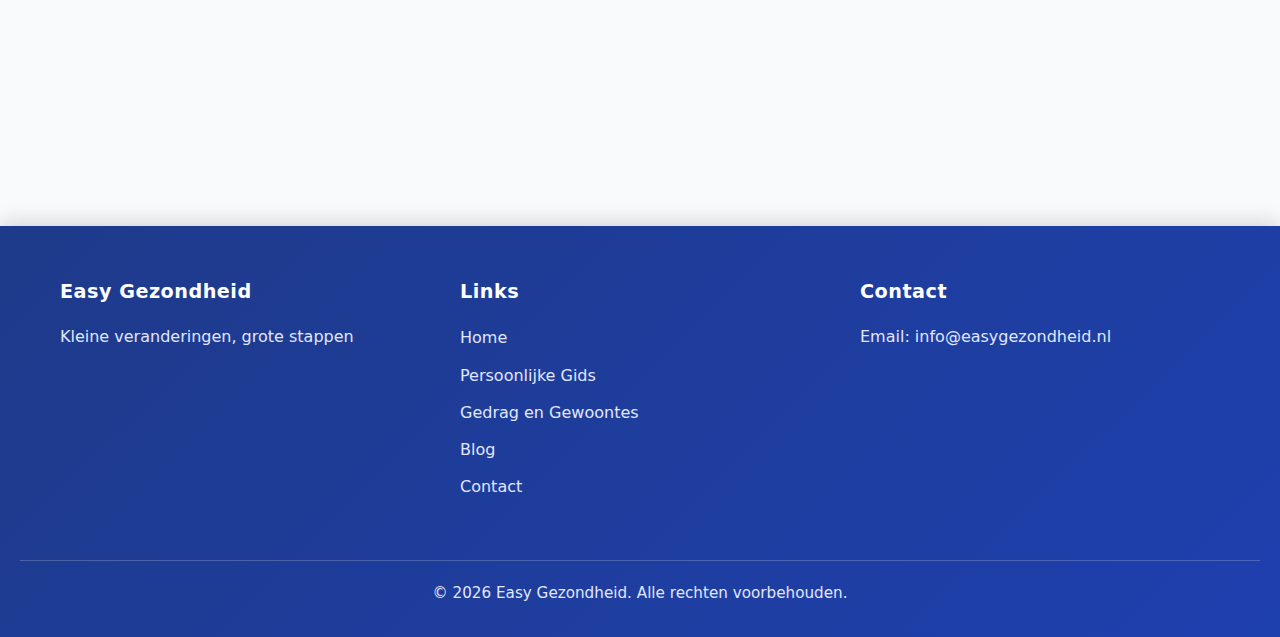
<file: contact.html>
<!doctype html>
<html lang="nl">
  <head>
    <meta charset="UTF-8" />
    <meta name="viewport" content="width=device-width,initial-scale=1" />
    <title>Contact - Easy Gezondheid</title>
    <meta name="description" content="Neem contact met ons op" />
    <link rel="stylesheet" href="style.css?v=20260118003210" />
  </head>
  <body>
    <nav class="main-nav">
      <div class="nav-container">
        <a href="index.html" class="logo">Easy Gezondheid</a>
                <ul class="nav-menu">
          <li><a href="index.html">Home</a></li>
          <li><a href="guide.html">Persoonlijke Gids</a></li>
          <li><a href="gedrag-en-gewoontes.html">Gedrag en Gewoontes</a></li>
          <li class="dropdown">
            <a href="gezondheid.html" class="dropdown-toggle">Gezondheid ▾</a>
            <ul class="dropdown-menu">
              <li><a href="slaap.html">😴 Slaap</a></li>
              <li><a href="mentale-gezondheid.html">🧠 Mentale Gezondheid</a></li>
              <li><a href="voeding.html">🍎 Voeding</a></li>
              <li><a href="beweging.html">🏃 Beweging</a></li>
            </ul>
          </li>
          <li class="dropdown">
            <a href="sports.html" class="dropdown-toggle">Sports ▾</a>
            <ul class="dropdown-menu">
              <li><a href="calisthenics.html">💪 Kracht</a></li>
              <li><a href="mobility.html">🧘 Mobiliteit</a></li>
            </ul>
          </li>
          <li><a href="blog.html">Blog</a></li>
          <li><a href="about.html">Over Ons</a></li>
          <li><a href="contact.html" class="active">Contact</a></li>
        </ul>
      </div>
    </nav>

    <header>
      <h1>Contact</h1>
      <p class="subtitle">We horen graag van je</p>
    </header>

    <main>
      <section>
        <h2>Neem Contact Op</h2>
        <p>Heb je vragen, suggesties of wil je meer informatie? Vul onderstaand formulier in en we nemen zo snel mogelijk contact met je op.</p>
      </section>

      <section>
        <form class="contact-form" id="contactForm">
          <div class="form-group">
            <label for="name">Naam *</label>
            <input type="text" id="name" name="name" required placeholder="Je volledige naam">
          </div>

          <div class="form-group">
            <label for="email">E-mailadres *</label>
            <input type="email" id="email" name="email" required placeholder="je@email.nl">
          </div>

          <div class="form-group">
            <label for="subject">Onderwerp *</label>
            <select id="subject" name="subject" required>
              <option value="">Kies een onderwerp</option>
              <option value="vraag">Algemene vraag</option>
              <option value="feedback">Feedback</option>
              <option value="samenwerking">Samenwerking</option>
              <option value="anders">Anders</option>
            </select>
          </div>

          <div class="form-group">
            <label for="message">Bericht *</label>
            <textarea id="message" name="message" rows="6" required placeholder="Je bericht..."></textarea>
          </div>

          <button type="submit" class="submit-btn">Verzenden</button>
        </form>

        <div id="formResponse" class="form-response"></div>
      </section>

      <section>
        <h2>Andere Manieren om Contact Op te Nemen</h2>
        <div class="contact-info">
          <div class="contact-item">
            <h3>E-mail</h3>
            <p><a href="mailto:info@easygezondheid.nl">info@easygezondheid.nl</a></p>
          </div>
          <div class="contact-item">
            <h3>Sociale Media</h3>
            <p>Volg ons voor dagelijkse tips en inspiratie</p>
          </div>
          <div class="contact-item">
            <h3>Nieuwsbrief</h3>
            <p>Schrijf je in voor wekelijkse gezondheidsadviezen</p>
          </div>
        </div>
      </section>
    </main>

    <footer>
      <div class="footer-container">
        <div class="footer-section">
          <h3>Easy Gezondheid</h3>
          <p>Kleine veranderingen, grote stappen</p>
        </div>
        <div class="footer-section">
          <h3>Links</h3>
          <ul>
            <li><a href="index.html">Home</a></li>
            <li><a href="guide.html">Persoonlijke Gids</a></li>
            <li><a href="gedrag-en-gewoontes.html">Gedrag en Gewoontes</a></li>
            <li><a href="blog.html">Blog</a></li>
            <li><a href="contact.html">Contact</a></li>
          </ul>
        </div>
        <div class="footer-section">
          <h3>Contact</h3>
          <p>Email: info@easygezondheid.nl</p>
        </div>
      </div>
      <div class="footer-bottom">
        <p>&copy; 2026 Easy Gezondheid. Alle rechten voorbehouden.</p>
      </div>
    </footer>

    <script src="script.js"></script>
  </body>
</html>
</file>
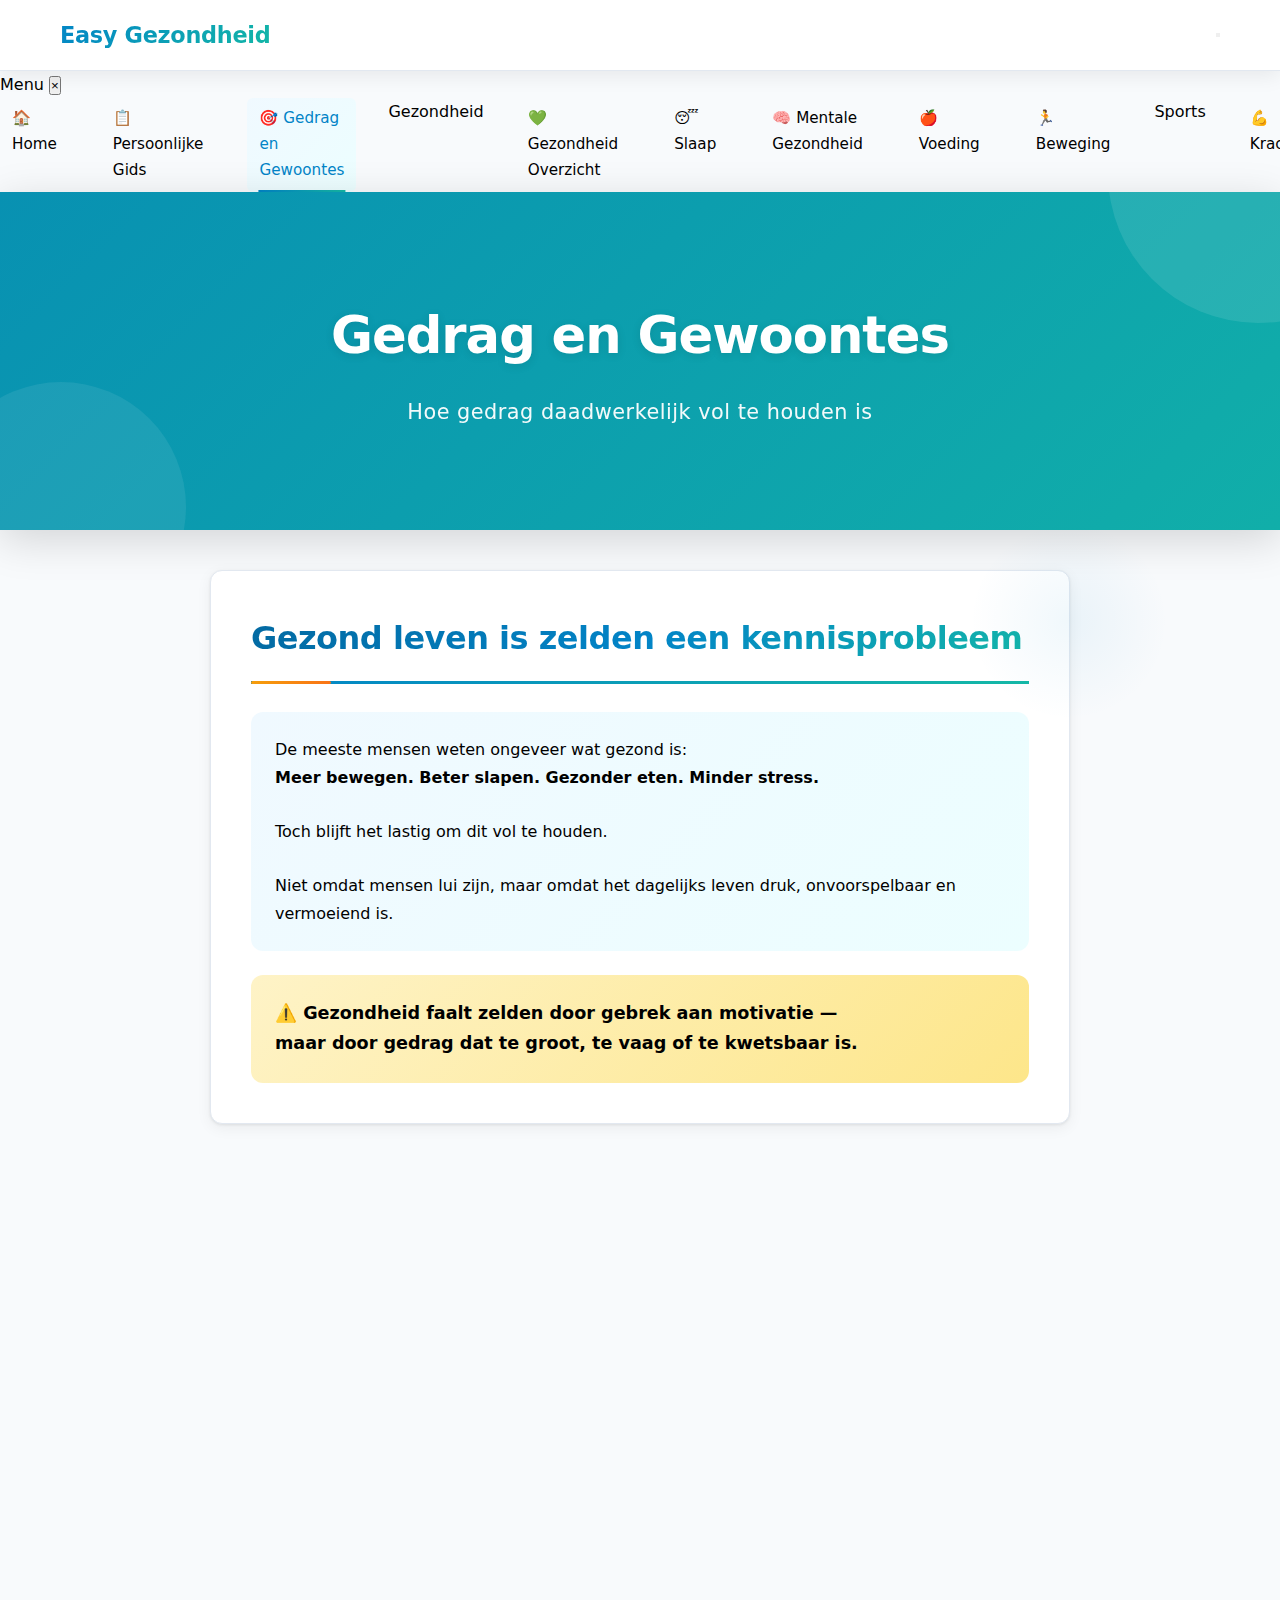
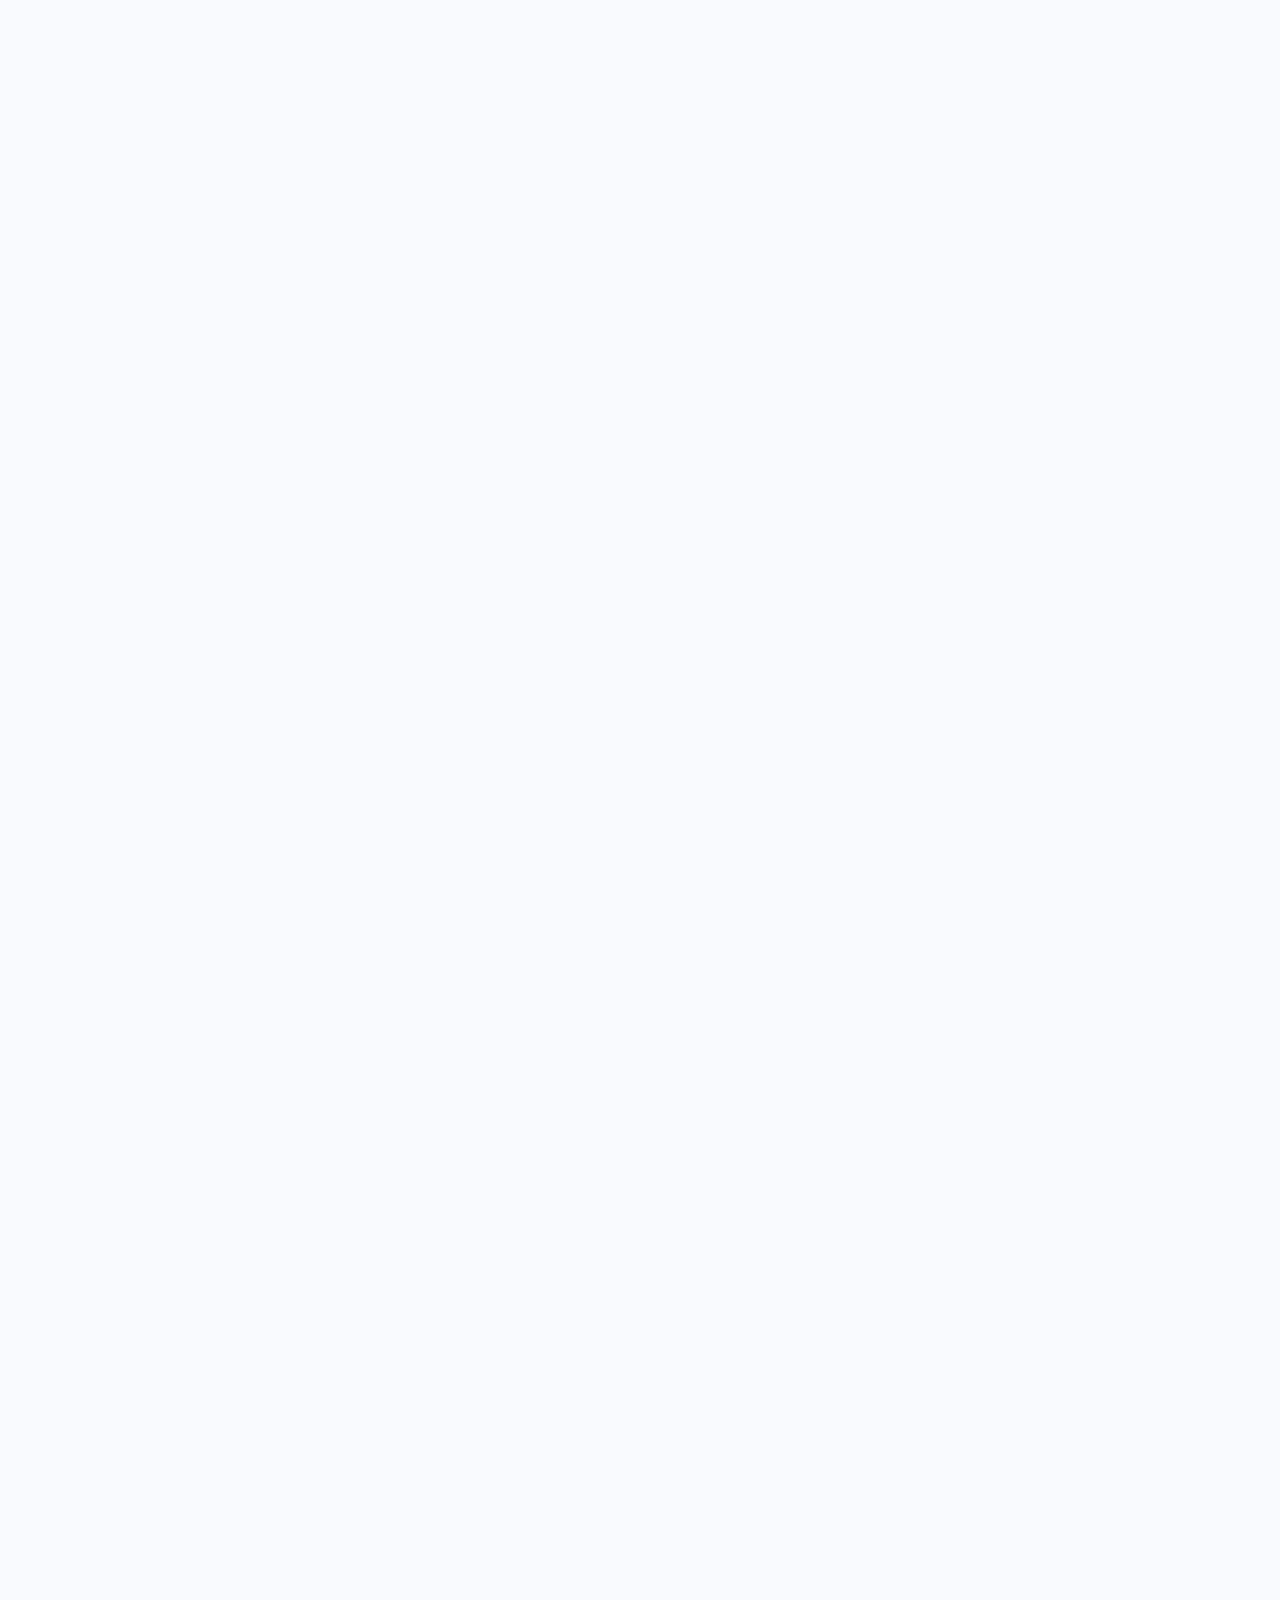
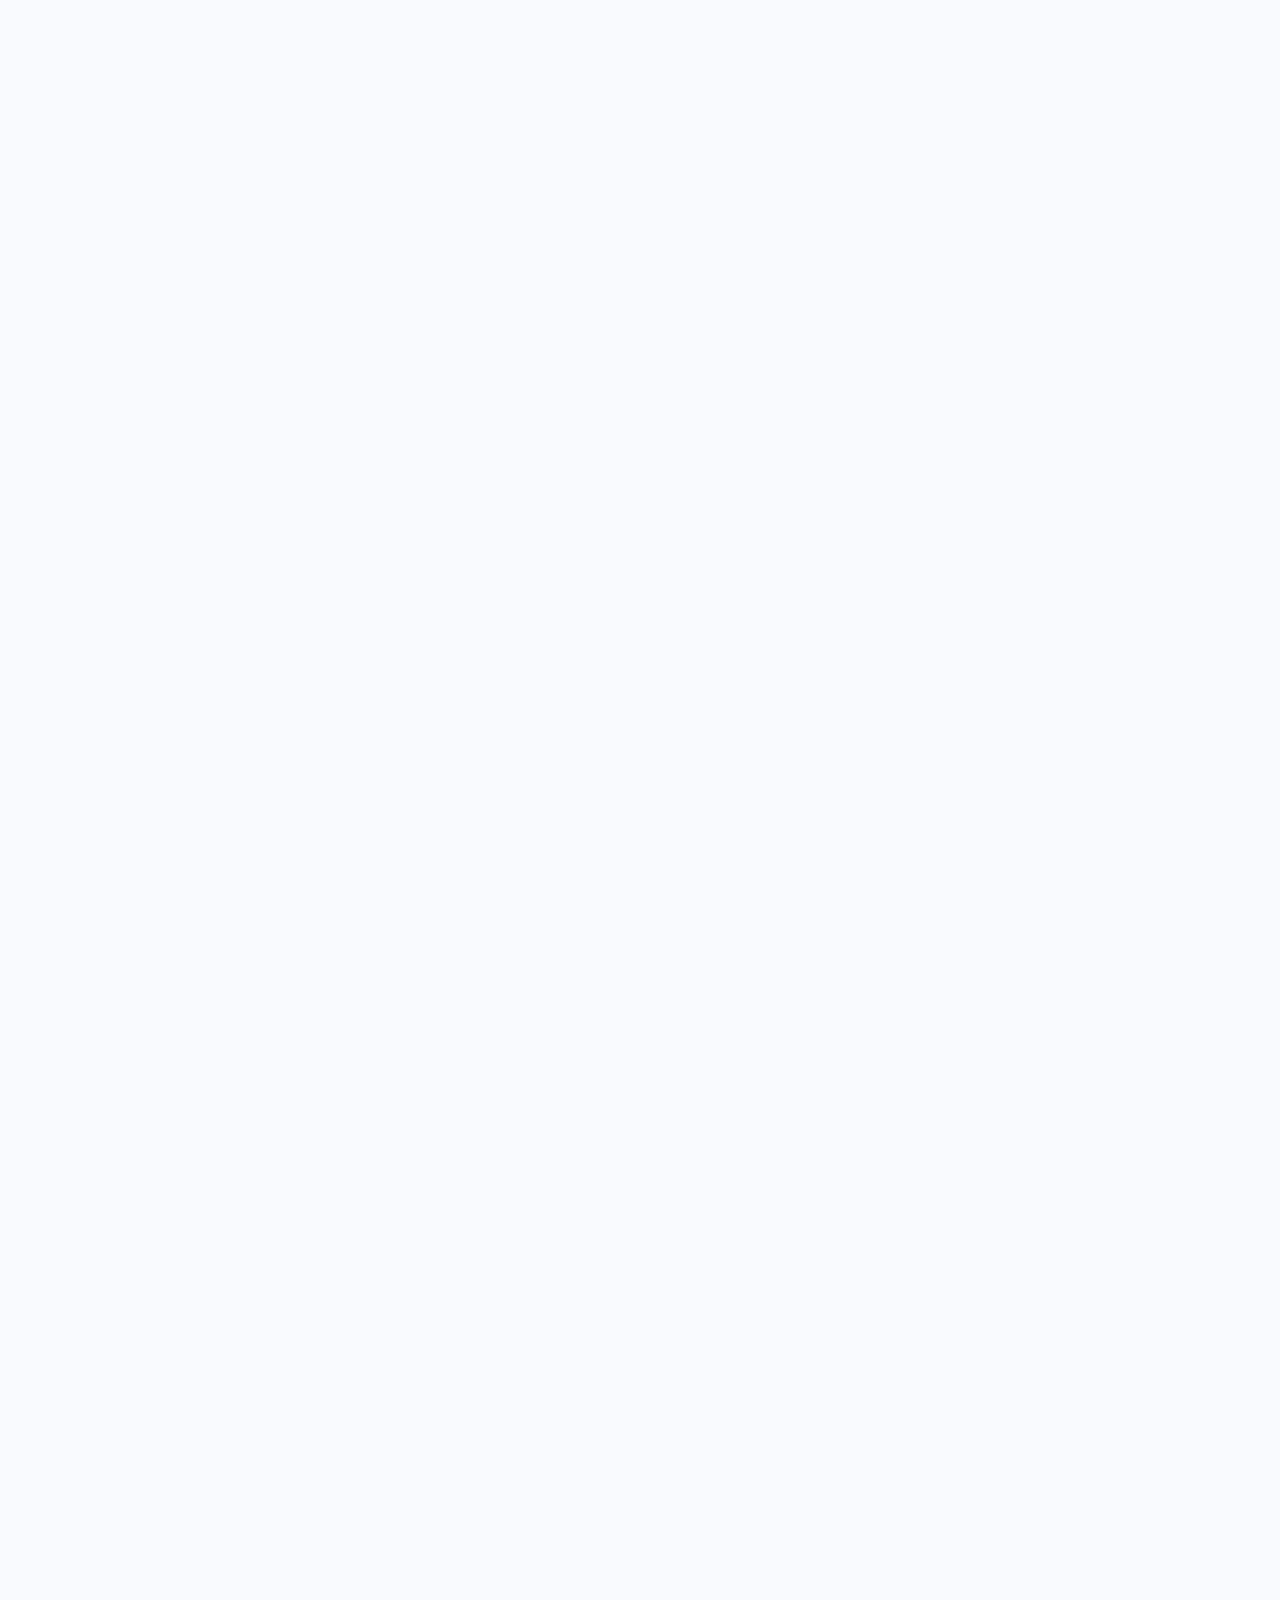
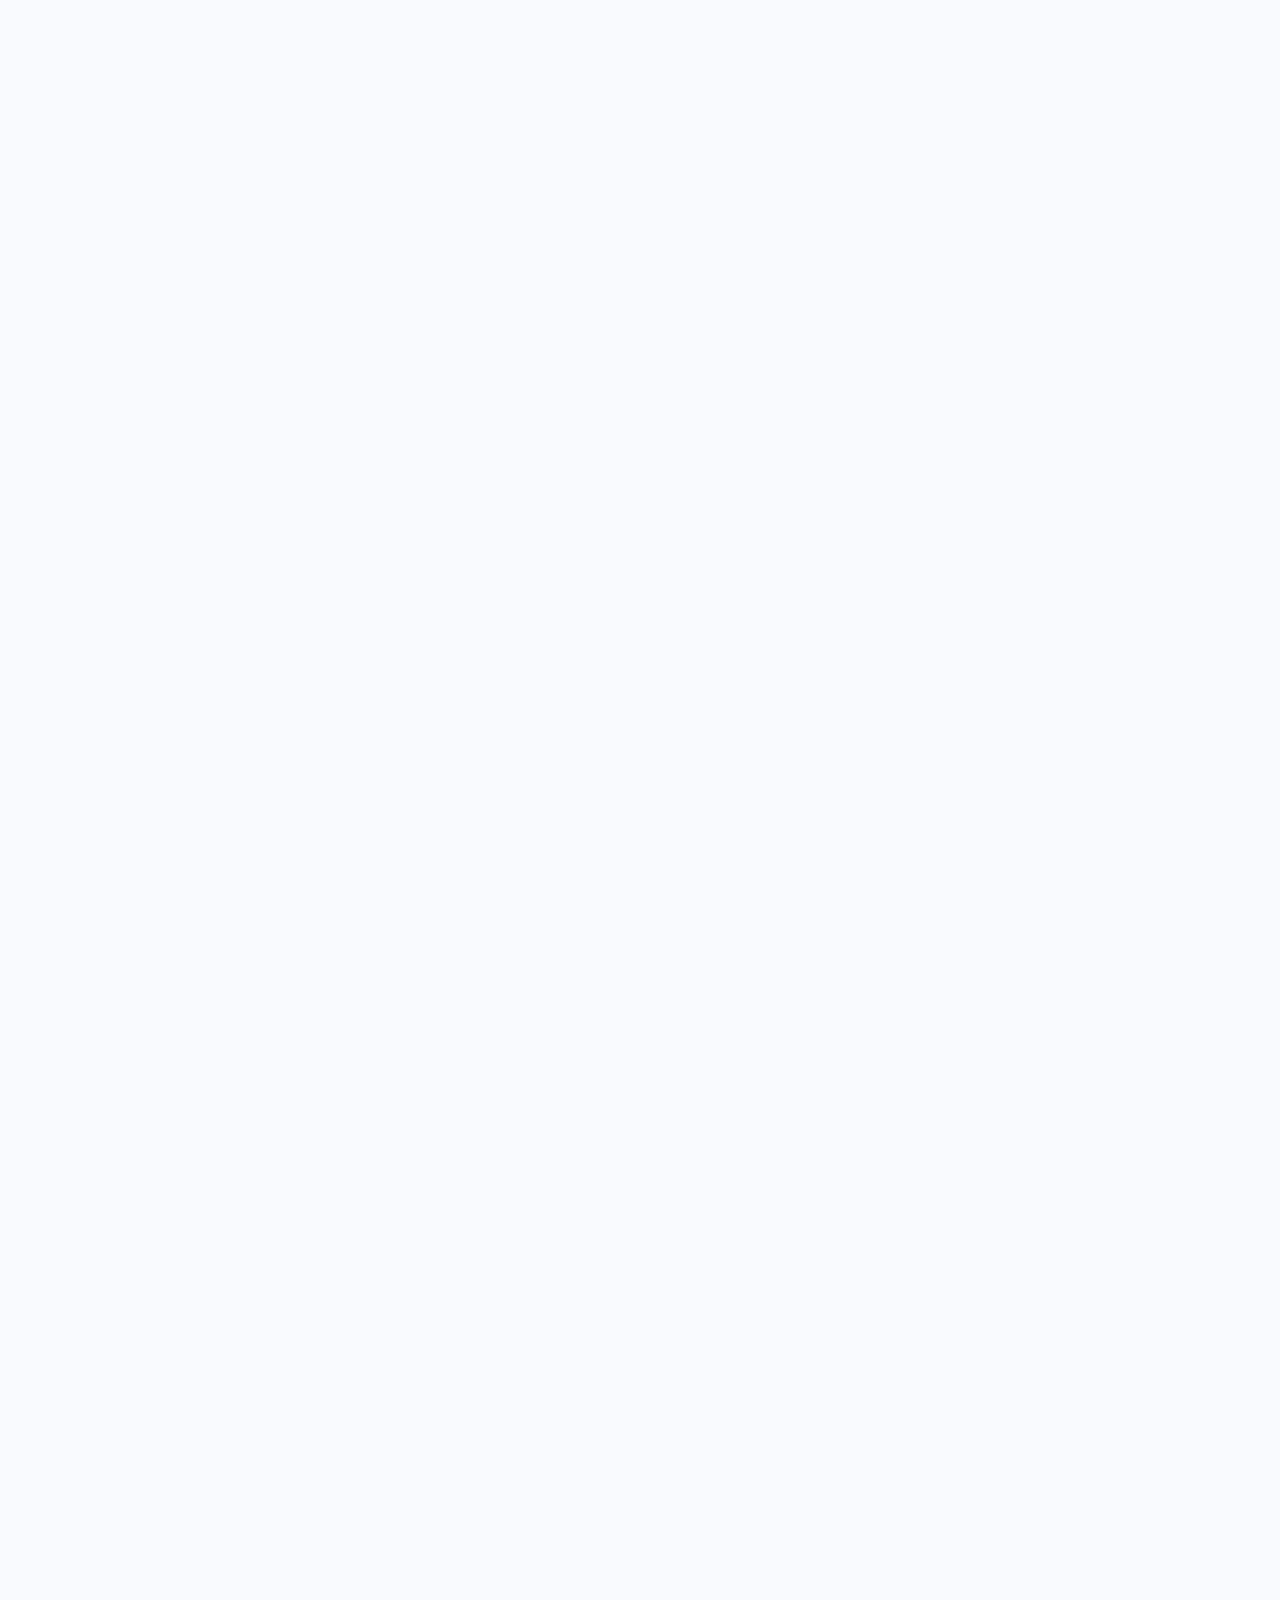
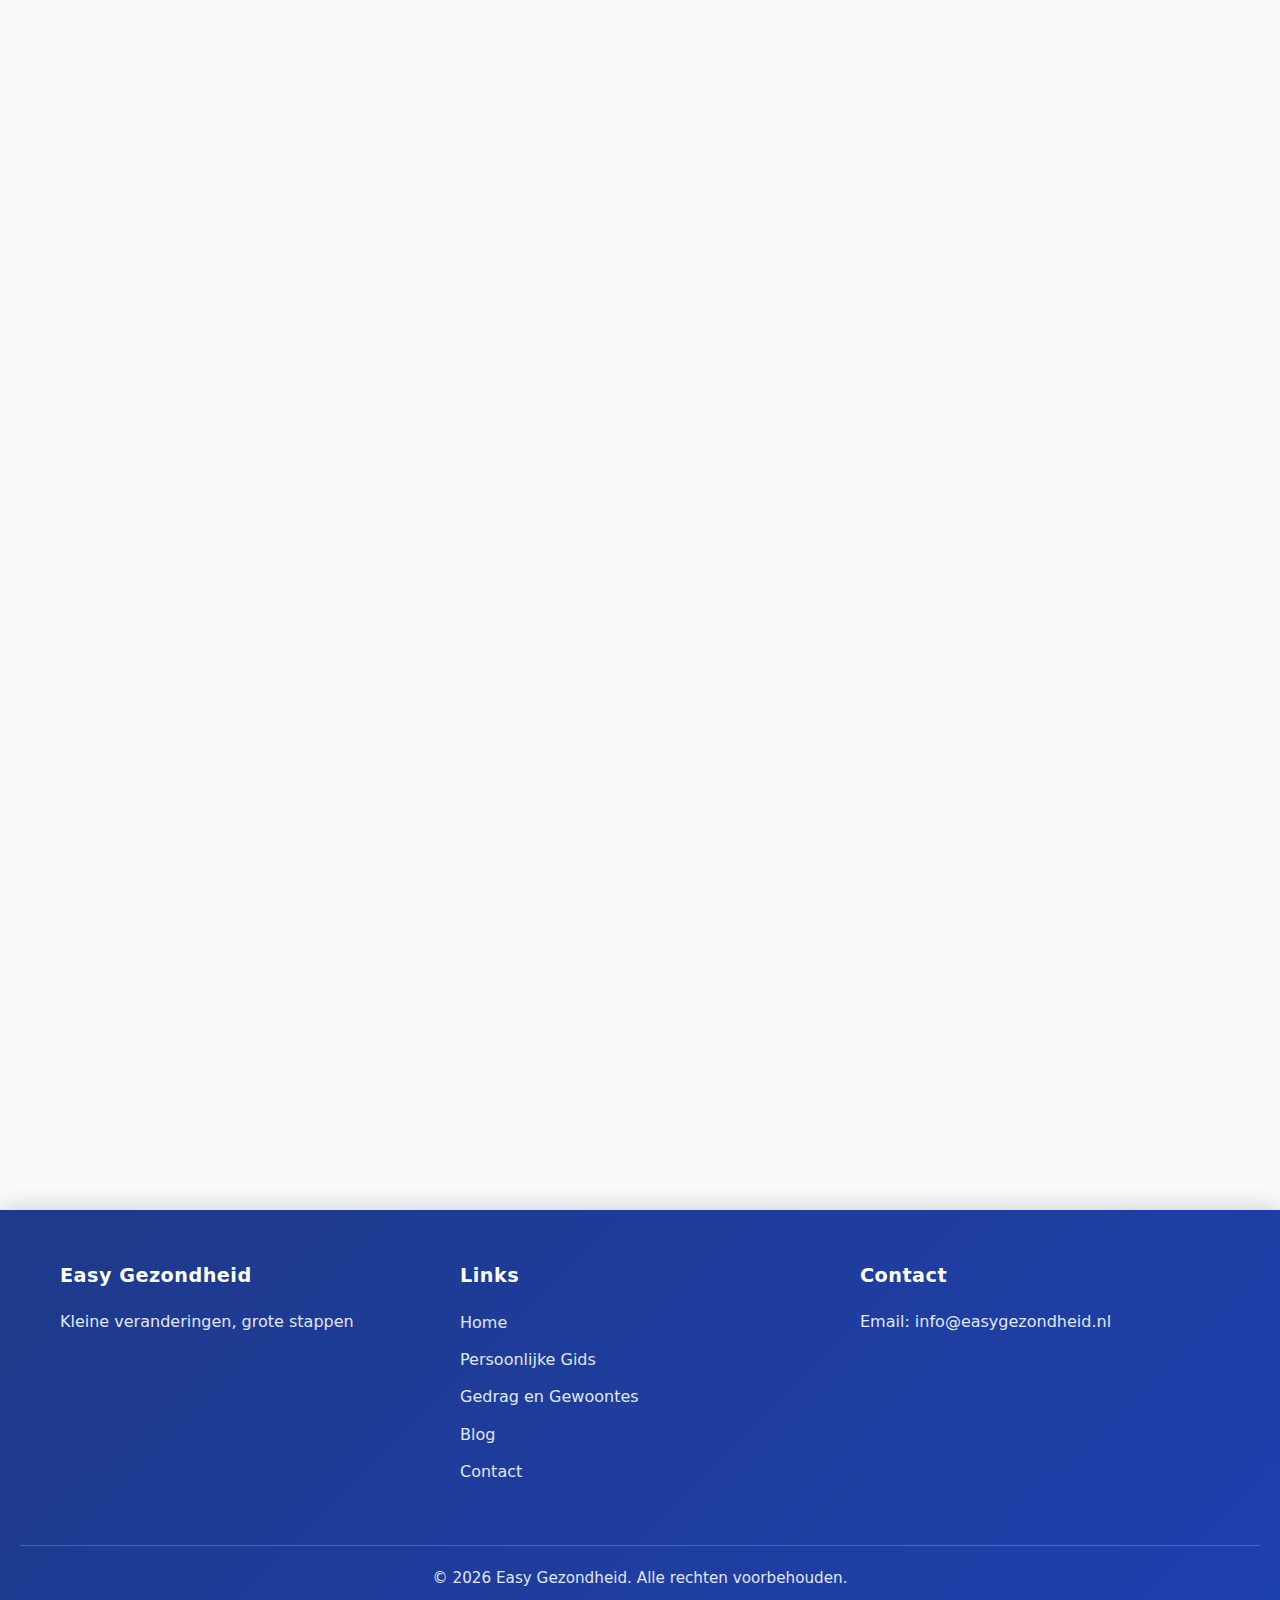
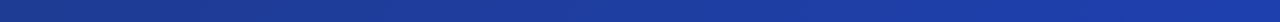
<file: gedrag-en-gewoontes.html>
<!doctype html>
<html lang="nl">
  <head>
    <meta charset="UTF-8" />
    <meta name="viewport" content="width=device-width,initial-scale=1" />
    <title>Gedrag en Gewoontes - Easy Gezondheid</title>
    <meta name="description" content="Hoe gedrag daadwerkelijk vol te houden is - werkende principes voor blijvende verandering" />
    <link rel="stylesheet" href="style.css?v=20260118003210" />
  </head>
  <body>
    <nav class="main-nav">
      <div class="nav-container">
        <a href="index.html" class="logo">Easy Gezondheid</a>
        <button class="menu-toggle" id="menuToggle" aria-label="Toggle menu">
          <span></span>
          <span></span>
          <span></span>
        </button>
      </div>
    </nav>

    <div class="nav-overlay" id="navOverlay"></div>
    <div class="nav-sidebar" id="navSidebar">
      <div class="nav-sidebar-header">
        <span class="nav-sidebar-title">Menu</span>
        <button class="nav-close" id="navClose" aria-label="Close menu">&times;</button>
      </div>
      
      <ul class="nav-menu">
        <li><a href="index.html">🏠 Home</a></li>
        <li><a href="guide.html">📋 Persoonlijke Gids</a></li>
        <li><a href="gedrag-en-gewoontes.html" class="active">🎯 Gedrag en Gewoontes</a></li>
        
        <li class="nav-divider"><span>Gezondheid</span></li>
        <li><a href="gezondheid.html">💚 Gezondheid Overzicht</a></li>
        <li><a href="slaap.html">😴 Slaap</a></li>
        <li><a href="mentale-gezondheid.html">🧠 Mentale Gezondheid</a></li>
        <li><a href="voeding.html">🍎 Voeding</a></li>
        <li><a href="beweging.html">🏃 Beweging</a></li>
        
        <li class="nav-divider"><span>Sports</span></li>
        <li><a href="calisthenics.html">💪 Kracht</a></li>
        <li><a href="mobility.html">🧘 Mobiliteit</a></li>
        
        <li class="nav-divider"><span>Meer</span></li>
        <li><a href="blog.html">📝 Blog</a></li>
        <li><a href="about.html">ℹ️ Over Ons</a></li>
        <li><a href="contact.html">📧 Contact</a></li>
      </ul>
    </div>

    <header class="hero">
      <h1>Gedrag en Gewoontes</h1>
      <p class="subtitle">Hoe gedrag daadwerkelijk vol te houden is</p>
    </header>

    <main>
      <section class="intro section">
        <h2>Gezond leven is zelden een kennisprobleem</h2>
        <div class="info-box" style="background: linear-gradient(135deg, #f0f9ff, #ecfeff); padding: 24px; border-radius: 12px; margin-bottom: 24px;">
          <p style="color: #000000 !important; line-height: 1.7; margin: 0;">
            De meeste mensen weten ongeveer wat gezond is:<br>
            <strong>Meer bewegen. Beter slapen. Gezonder eten. Minder stress.</strong><br><br>
            Toch blijft het lastig om dit vol te houden.<br><br>
            Niet omdat mensen lui zijn, maar omdat het dagelijks leven druk, onvoorspelbaar en vermoeiend is.
          </p>
        </div>
        
        <div class="info-box" style="background: linear-gradient(135deg, #fef3c7, #fde68a); padding: 24px; border-radius: 12px;">
          <p style="color: #000000 !important; line-height: 1.7; margin: 0; font-size: 1.1em;">
            <strong>⚠️ Gezondheid faalt zelden door gebrek aan motivatie —<br>
            maar door gedrag dat te groot, te vaag of te kwetsbaar is.</strong>
          </p>
        </div>
      </section>

      <section class="section">
        <h2>🎯 Wat we hier anders doen</h2>
        <p style="margin-bottom: 24px; color: #475569; font-size: 1.05em;">Deze website vertrekt niet vanuit perfecte routines of ideale weken.<br>
        We vertrekken vanuit het echte leven.</p>
        
        <div class="tips-grid">
          <div class="tip-card">
            <h4>⏰ Weinig tijd</h4>
            <p>Gedrag dat past in een drukke dag</p>
          </div>
          <div class="tip-card">
            <h4>🔋 Wisselende energie</h4>
            <p>Aanpasbaar aan hoe je je voelt</p>
          </div>
          <div class="tip-card">
            <h4>🎲 Soms goede intenties, soms niet</h4>
            <p>Werkt ook zonder perfecte motivatie</p>
          </div>
        </div>
        
        <div class="info-box" style="background: linear-gradient(135deg, #f0fdf4, #dcfce7); padding: 24px; border-radius: 12px; margin-top: 32px;">
          <p style="color: #000000 !important; line-height: 1.7; margin: 0; text-align: center; font-size: 1.1em;">
            <strong>Daarom draait dit onderdeel niet om wat je zou moeten doen,<br>
            maar om hoe gedrag daadwerkelijk vol te houden is.</strong>
          </p>
        </div>
      </section>

      <section class="section">
        <h2>💎 De basisprincipes van werkend gedrag</h2>
        
        <div class="exercise-card">
          <div class="exercise-header">
            <h3>1. Klein genoeg om niet te mislukken</h3>
            <span class="muscle-group">De Kracht van Kleine Stappen</span>
          </div>
          
          <div class="exercise-content">
            <div class="exercise-description">
              <p>Een gewoonte moet zo klein zijn dat je hem ook kunt uitvoeren op een slechte dag.</p>
              
              <div style="margin-top: 20px; display: grid; gap: 16px;">
                <div style="padding: 16px; background: #fee2e2; border-radius: 8px; border-left: 4px solid #ef4444;">
                  <strong style="color: #991b1b;">❌ Niet:</strong>
                  <p style="margin: 8px 0 0 0; color: #000000;">"Elke dag 45 minuten sporten"</p>
                </div>
                
                <div style="padding: 16px; background: #d1fae5; border-radius: 8px; border-left: 4px solid #10b981;">
                  <strong style="color: #065f46;">✓ Wel:</strong>
                  <p style="margin: 8px 0 0 0; color: #000000;">"Ik doe iets dat beweging is — ook al is het 5 minuten"</p>
                </div>
              </div>
              
              <div class="info-box" style="background: #e0f2fe; padding: 16px; border-radius: 8px; margin-top: 20px;">
                <p style="color: #000000 !important; margin: 0;">
                  <strong>💡 Als gedrag te groot is, haakt het brein af.<br>
                  Klein gedrag bouwt vertrouwen op.</strong>
                </p>
              </div>
            </div>
          </div>
        </div>

        <div class="exercise-card">
          <div class="exercise-header">
            <h3>2. Duidelijk gekoppeld aan je dag</h3>
            <span class="muscle-group">Habit Stacking</span>
          </div>
          
          <div class="exercise-content">
            <div class="exercise-description">
              <p>Gedrag werkt beter wanneer het vastzit aan iets dat al in je dagelijkse routine zit.</p>
              
              <h4 style="margin-top: 20px;">📋 Praktische voorbeelden:</h4>
              <div class="tips-grid" style="margin-top: 16px;">
                <div class="tip-card">
                  <h4>🌅 Na het opstaan</h4>
                  <p>→ Glas water drinken</p>
                </div>
                <div class="tip-card">
                  <h4>🪥 Na tandenpoetsen</h4>
                  <p>→ Korte beweging of stretch</p>
                </div>
                <div class="tip-card">
                  <h4>🍽️ Na avondeten</h4>
                  <p>→ 5 minuten rust of wandeling</p>
                </div>
              </div>
              
              <div class="info-box" style="background: #fef3c7; padding: 16px; border-radius: 8px; margin-top: 20px;">
                <p style="color: #000000 !important; margin: 0;">
                  <strong>Je bouwt geen nieuwe routines uit het niets.<br>
                  Je haakt ze vast aan bestaande momenten.</strong>
                </p>
              </div>
            </div>
          </div>
        </div>

        <div class="exercise-card">
          <div class="exercise-header">
            <h3>3. Ontworpen voor herhaling, niet voor perfectie</h3>
            <span class="muscle-group">Consistentie > Perfectie</span>
          </div>
          
          <div class="exercise-content">
            <div class="exercise-description">
              <p>Consistentie ontstaat niet door discipline, maar door gedrag dat weinig weerstand oproept.</p>
              
              <div class="info-box" style="background: linear-gradient(135deg, #ddd6fe, #e9d5ff); padding: 24px; border-radius: 12px; margin-top: 20px; text-align: center;">
                <p style="color: #000000 !important; margin: 0; font-size: 1.15em;">
                  <strong>🎯 Een gewoonte die je 70% van de tijd doet,<br>
                  is krachtiger dan een perfecte routine die je opgeeft.</strong>
                </p>
              </div>
              
              <div style="margin-top: 20px; padding: 20px; background: #f8fafc; border-radius: 8px;">
                <h4 style="margin-top: 0;">Waarom dit werkt:</h4>
                <ul style="line-height: 1.8; color: #475569;">
                  <li>Geen schuldgevoelens bij een gemiste dag</li>
                  <li>Makkelijker om weer te beginnen</li>
                  <li>Bouwt op lange termijn meer resultaat op</li>
                  <li>Minder burn-out en opgeefgedrag</li>
                </ul>
              </div>
            </div>
          </div>
        </div>

        <div class="exercise-card">
          <div class="exercise-header">
            <h3>4. Je omgeving werkt mee — of tegen</h3>
            <span class="muscle-group">Environment Design</span>
          </div>
          
          <div class="exercise-content">
            <div class="exercise-description">
              <p>Gedrag gebeurt niet alleen in je hoofd.</p>
              
              <div style="margin-top: 20px;">
                <p><strong>Wat zichtbaar is, gebeurt vaker.<br>
                Wat moeite kost, gebeurt minder.</strong></p>
              </div>
              
              <h4 style="margin-top: 24px;">🏗️ Daarom kijken we niet alleen naar wilskracht, maar ook naar:</h4>
              
              <div class="tips-grid" style="margin-top: 16px;">
                <div class="tip-card">
                  <h4>👀 Zichtbaarheid</h4>
                  <p>Wat binnen handbereik ligt</p>
                </div>
                <div class="tip-card">
                  <h4>🔄 Automatisering</h4>
                  <p>Wat automatisch gebeurt</p>
                </div>
                <div class="tip-card">
                  <h4>🚫 Eliminatie</h4>
                  <p>Wat vermeden moet worden</p>
                </div>
              </div>
              
              <div class="info-box" style="background: linear-gradient(135deg, #ffedd5, #fed7aa); padding: 20px; border-radius: 8px; margin-top: 20px;">
                <p style="color: #000000 !important; margin: 0; text-align: center; font-size: 1.05em;">
                  <strong>💡 Kleine aanpassingen in je omgeving hebben vaak meer effect dan grote voornemens.</strong>
                </p>
              </div>
            </div>
          </div>
        </div>
      </section>

      <section class="section">
        <h2>🌉 Waarom dit de basis is van alle andere onderwerpen</h2>
        <div class="info-box" style="background: linear-gradient(135deg, #f0f9ff, #e0f2fe); padding: 24px; border-radius: 12px; margin-bottom: 24px;">
          <p style="color: #000000 !important; line-height: 1.7; margin: 0;">
            <strong>Gezonder leven werkt alleen als de gewoontes regelmatig plaatsvinden.</strong>
          </p>
        </div>
        
        <h3 style="margin-top: 32px; margin-bottom: 20px;">Gedrag is de brug tussen:</h3>
        <div class="tips-grid">
          <div class="tip-card">
            <h4>📚 Weten</h4>
            <p>Je hebt de informatie</p>
          </div>
          <div class="tip-card">
            <h4>💭 Willen</h4>
            <p>Je hebt de intentie</p>
          </div>
          <div class="tip-card">
            <h4>✅ Doen</h4>
            <p>Je voert het daadwerkelijk uit</p>
          </div>
        </div>
        
        <div style="margin-top: 40px; padding: 28px; background: linear-gradient(135deg, #fef3c7, #fde68a); border-radius: 12px;">
          <h4 style="margin-top: 0; color: #000000;">📋 Daarom zul je op deze website bij elk onderwerp zien:</h4>
          <ul style="line-height: 1.9; color: #000000; font-size: 1.05em;">
            <li><strong>Wat het belangrijkste is</strong> — focus op wat écht telt</li>
            <li><strong>Wat een realistisch startpunt is</strong> — klein genoeg om te beginnen</li>
            <li><strong>Hoe je het eenvoudiger maakt om vol te houden</strong> — praktische tips</li>
          </ul>
        </div>
        
        <div class="info-box" style="background: linear-gradient(135deg, #ddd6fe, #e9d5ff); padding: 24px; border-radius: 12px; margin-top: 32px; text-align: center;">
          <p style="color: #000000 !important; margin: 0; font-size: 1.2em; line-height: 1.8;">
            <strong>Niet alles tegelijk.<br>
            Wel iets dat blijft.</strong>
          </p>
        </div>
      </section>

      <section class="cta-section section">
        <h2>🚀 Begin hier (praktisch)</h2>
        <p style="text-align: center; font-size: 1.1em; color: #475569; margin-bottom: 32px;">Als je één ding meeneemt van deze pagina, laat het dit zijn:</p>
        
        <div class="highlight-box" style="background: linear-gradient(135deg, #10b981, #059669); color: white; padding: 48px 32px; border-radius: 16px; box-shadow: 0 20px 40px rgba(16, 185, 129, 0.3); text-align: center;">
          <p style="font-size: 1.3em; line-height: 1.8; margin: 0; font-weight: 600;">
            Kies één klein gedrag<br>
            dat je vandaag kunt doen<br>
            zonder dat je leven hoeft te veranderen.
          </p>
          
          <div style="margin-top: 32px; padding-top: 32px; border-top: 2px solid rgba(255, 255, 255, 0.3);">
            <p style="margin: 0 0 16px 0; font-size: 1.1em;">Dat is genoeg om te beginnen.</p>
            <p style="margin: 0; font-size: 1.05em; opacity: 0.95;">De rest bouwen we stap voor stap.</p>
          </div>
        </div>
      </section>

      <section class="section">
        <h2>🚫 Wat dit níét is</h2>
        <p style="margin-bottom: 24px; color: #475569; font-size: 1.05em;">Om duidelijk te zijn: dit onderdeel gaat niet over</p>
        
        <div class="tips-grid">
          <div class="tip-card" style="border-left: 4px solid #ef4444;">
            <h4>⚡ Motivatiehacks</h4>
            <p>Snelle trucjes die niet blijven werken</p>
          </div>
          <div class="tip-card" style="border-left: 4px solid #ef4444;">
            <h4>💪 Discipline trainen</h4>
            <p>Wilskracht als oplossing voor alles</p>
          </div>
          <div class="tip-card" style="border-left: 4px solid #ef4444;">
            <h4>📅 30-dagen challenges</h4>
            <p>Korte intensieve programma's</p>
          </div>
          <div class="tip-card" style="border-left: 4px solid #ef4444;">
            <h4>⭐ Perfecte routines</h4>
            <p>Onrealistische ideaalplaatjes</p>
          </div>
        </div>
        
        <div class="info-box" style="background: linear-gradient(135deg, #f0fdf4, #dcfce7); padding: 32px; border-radius: 12px; margin-top: 32px; text-align: center;">
          <p style="color: #000000 !important; margin: 0; font-size: 1.2em; line-height: 1.8;">
            <strong>Het gaat over gedrag dat past binnen een menselijk leven.</strong>
          </p>
        </div>
      </section>

      <section class="conclusion section">
        <h2>🎯 Tot slot</h2>
        <div style="background: linear-gradient(135deg, #1e293b, #334155); color: white; padding: 48px; border-radius: 16px; box-shadow: 0 20px 40px rgba(0, 0, 0, 0.2); text-align: center;">
          <p style="font-size: 1.3em; line-height: 1.9; margin: 0 0 24px 0;">
            Gezondheid is geen project dat je afrondt.<br>
            Het is iets dat meebeweegt met je leven.
          </p>
          
          <div style="padding: 24px; background: rgba(255, 255, 255, 0.1); border-radius: 12px; backdrop-filter: blur(10px);">
            <p style="font-size: 1.4em; margin: 0; font-weight: 700; line-height: 1.7;">
              Gedrag en gewoontes zijn geen truc —<br>
              ze zijn het fundament.
            </p>
          </div>
        </div>
        
        <div style="margin-top: 48px; text-align: center;">
          <a href="gezondheid.html" class="cta-btn primary" style="background: linear-gradient(135deg, #0ea5e9, #14b8a6); color: white; padding: 18px 48px; border-radius: 12px; font-size: 1.1em; font-weight: 600; text-decoration: none; display: inline-block; box-shadow: 0 8px 24px rgba(14, 165, 233, 0.4); transition: all 0.3s ease;">
            Ontdek de gezondheidsgebieden →
          </a>
        </div>
      </section>
    </main>

    <footer>
      <div class="footer-container">
        <div class="footer-section">
          <h3>Easy Gezondheid</h3>
          <p>Kleine veranderingen, grote stappen</p>
        </div>
        <div class="footer-section">
          <h3>Links</h3>
          <ul>
            <li><a href="index.html">Home</a></li>
            <li><a href="guide.html">Persoonlijke Gids</a></li>
            <li><a href="gedrag-en-gewoontes.html">Gedrag en Gewoontes</a></li>
            <li><a href="blog.html">Blog</a></li>
            <li><a href="contact.html">Contact</a></li>
          </ul>
        </div>
        <div class="footer-section">
          <h3>Contact</h3>
          <p>Email: info@easygezondheid.nl</p>
        </div>
      </div>
      <div class="footer-bottom">
        <p>&copy; 2026 Easy Gezondheid. Alle rechten voorbehouden.</p>
      </div>
    </footer>

    <script src="script.js?v=20260118003210"></script>
  </body>
</html>
</file>
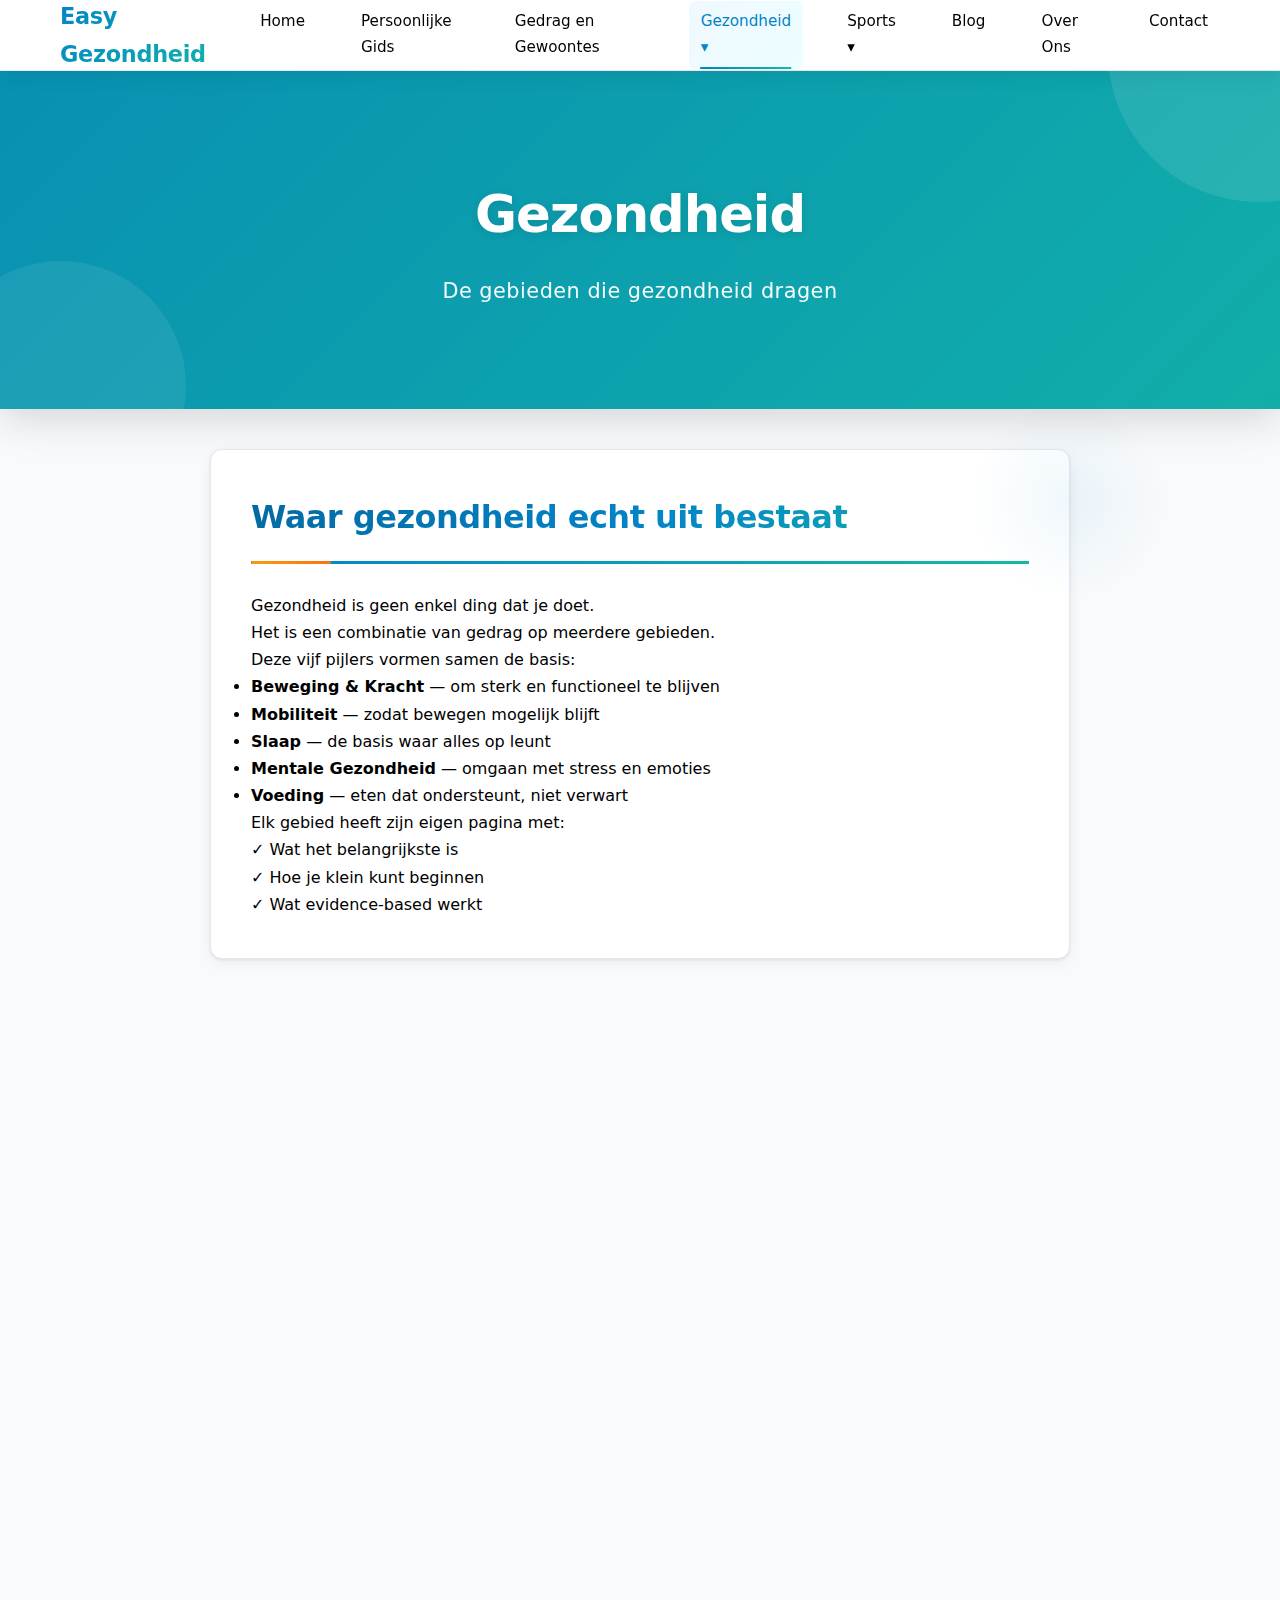
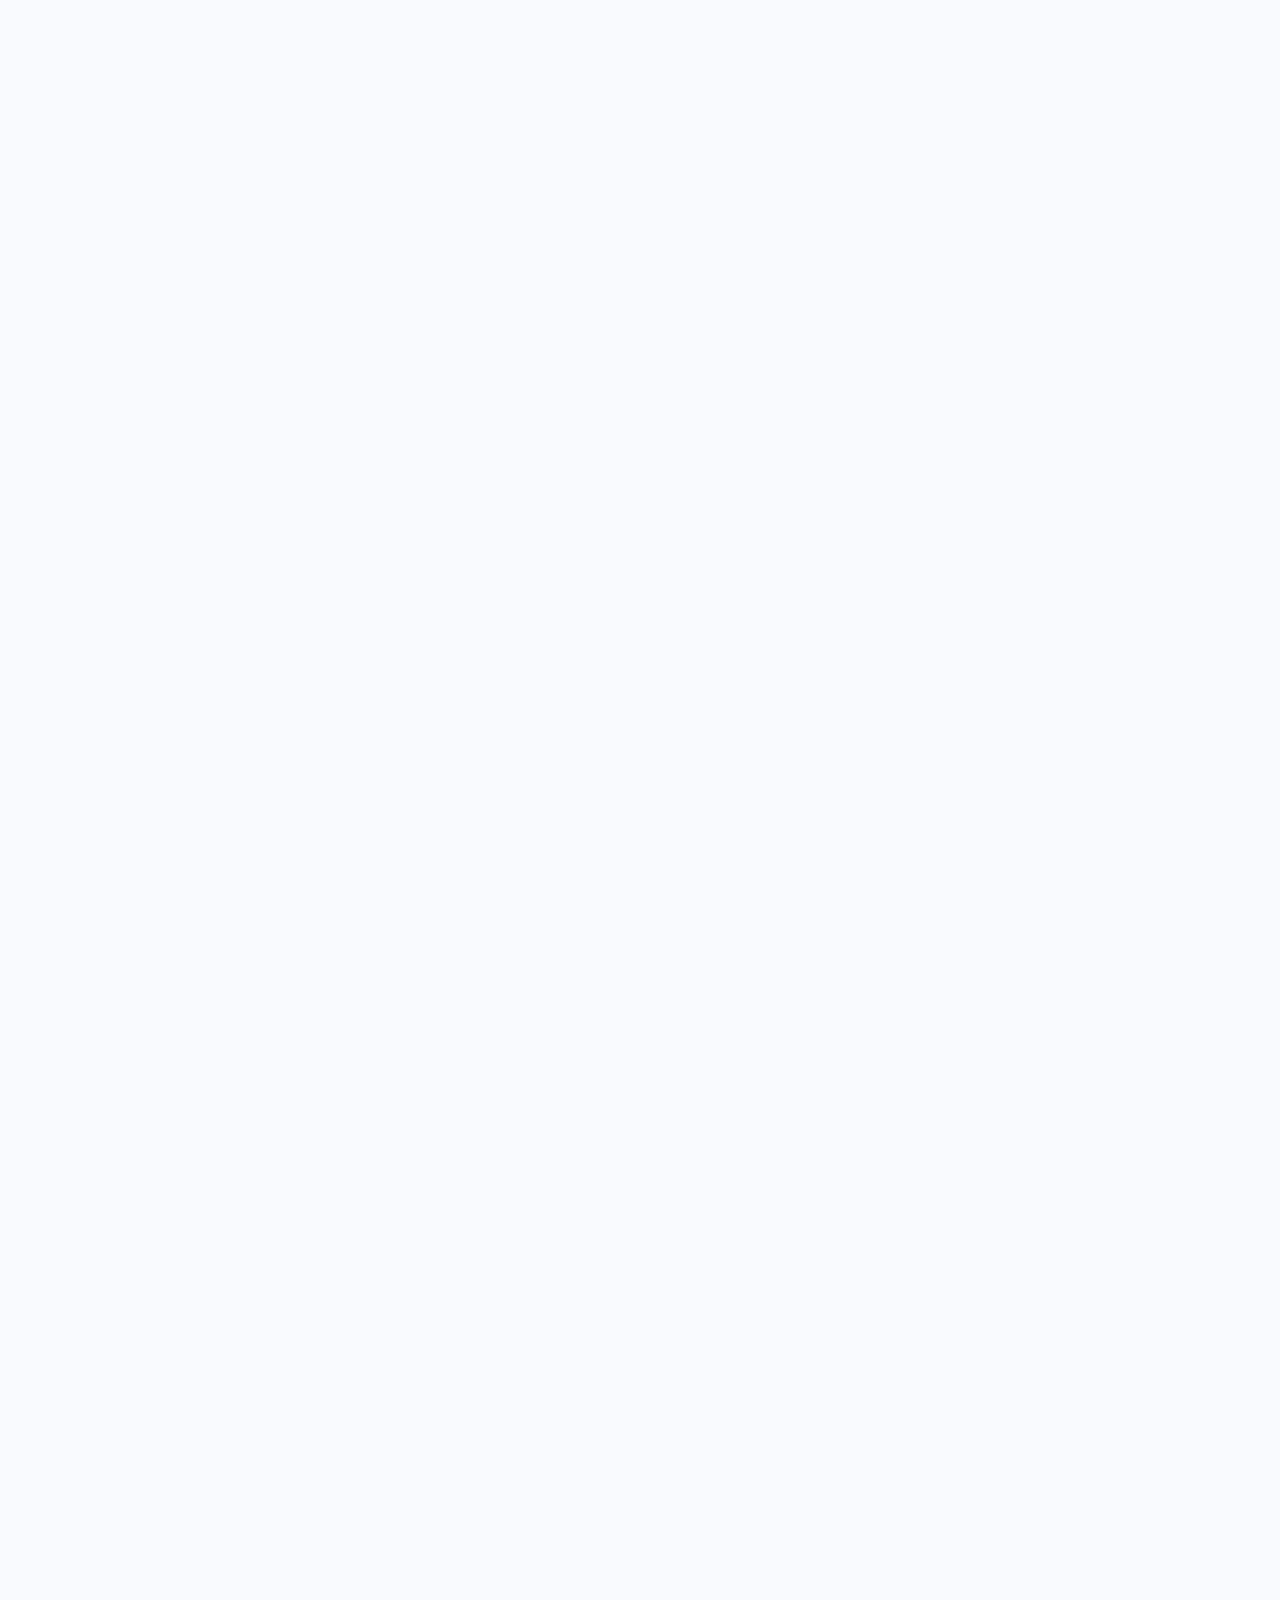
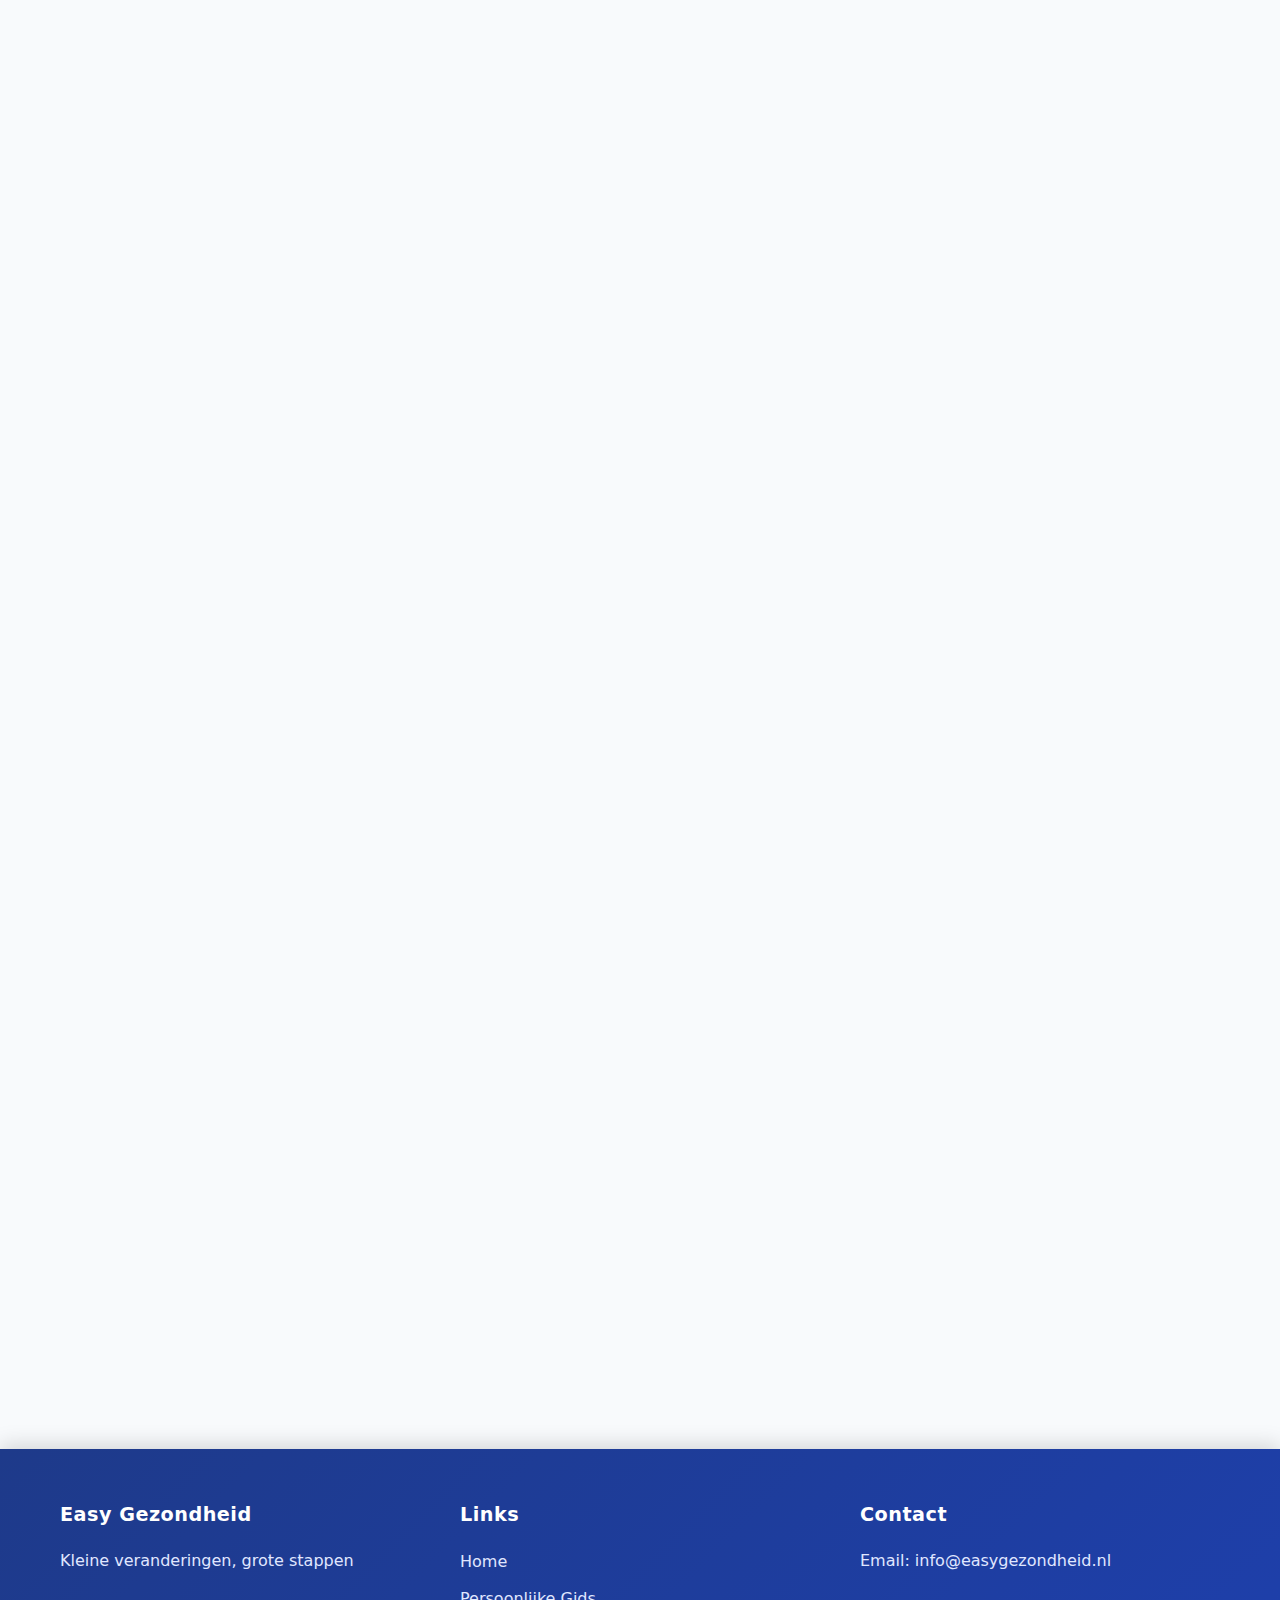
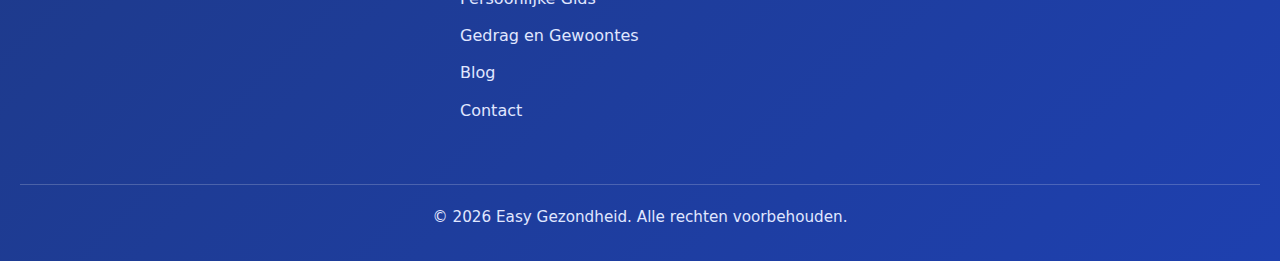
<file: gezondheid.html>
<!doctype html>
<html lang="nl">
  <head>
    <meta charset="UTF-8" />
    <meta name="viewport" content="width=device-width,initial-scale=1" />
    <title>Gezondheid - Easy Gezondheid</title>
    <meta name="description" content="De gebieden die gezondheid dragen - beweging, voeding, slaap, mentale gezondheid en mobiliteit" />
    <link rel="stylesheet" href="style.css?v=20260118003210" />
  </head>
  <body>
    <nav class="main-nav">
      <div class="nav-container">
        <a href="index.html" class="logo">Easy Gezondheid</a>
        <ul class="nav-menu">
          <li><a href="index.html">Home</a></li>
          <li><a href="guide.html">Persoonlijke Gids</a></li>
          <li><a href="gedrag-en-gewoontes.html">Gedrag en Gewoontes</a></li>
          <li class="dropdown">
            <a href="gezondheid.html" class="dropdown-toggle active">Gezondheid ▾</a>
            <ul class="dropdown-menu">
              <li><a href="slaap.html">😴 Slaap</a></li>
              <li><a href="mentale-gezondheid.html">🧠 Mentale Gezondheid</a></li>
              <li><a href="voeding.html">🍎 Voeding</a></li>
              <li><a href="beweging.html">🏃 Beweging</a></li>
            </ul>
          </li>
          <li class="dropdown">
            <a href="sports.html" class="dropdown-toggle">Sports ▾</a>
            <ul class="dropdown-menu">
              <li><a href="calisthenics.html">💪 Kracht</a></li>
              <li><a href="mobility.html">🧘 Mobiliteit</a></li>
            </ul>
          </li>
          <li><a href="blog.html">Blog</a></li>
          <li><a href="about.html">Over Ons</a></li>
          <li><a href="contact.html">Contact</a></li>
        </ul>
      </div>
    </nav>

    <header>
      <h1>Gezondheid</h1>
      <p class="subtitle">De gebieden die gezondheid dragen</p>
    </header>

    <main>
      <section class="intro">
        <h2>Waar gezondheid echt uit bestaat</h2>
        <p>Gezondheid is geen enkel ding dat je doet.<br>
        Het is een combinatie van gedrag op meerdere gebieden.</p>
        
        <p>Deze vijf pijlers vormen samen de basis:</p>
        <ul>
          <li><strong>Beweging & Kracht</strong> — om sterk en functioneel te blijven</li>
          <li><strong>Mobiliteit</strong> — zodat bewegen mogelijk blijft</li>
          <li><strong>Slaap</strong> — de basis waar alles op leunt</li>
          <li><strong>Mentale Gezondheid</strong> — omgaan met stress en emoties</li>
          <li><strong>Voeding</strong> — eten dat ondersteunt, niet verwart</li>
        </ul>
        
        <p>Elk gebied heeft zijn eigen pagina met:<br>
        ✓ Wat het belangrijkste is<br>
        ✓ Hoe je klein kunt beginnen<br>
        ✓ Wat evidence-based werkt</p>
      </section>

      <section class="health-pillars">
        <div class="pillar-card">
          <div class="pillar-icon">💪</div>
          <h2>Beweging & Kracht</h2>
          <p class="pillar-tagline">Niet om te presteren, maar om sterk en functioneel te blijven.</p>
          
          <div class="pillar-content">
            <h3>Waarom dit belangrijk is</h3>
            <p>Kracht en beweging zijn de basis voor een lichaam dat werkt. Niet voor spieruitzicht, maar voor functioneel blijven — trappen lopen, tassen dragen, energie hebben.</p>
            
            <h3>Wat we behandelen</h3>
            <ul>
              <li>Minimale effectieve training (40 minuten per week)</li>
              <li>De 6 essentiële bewegingspatronen</li>
              <li>Progressieve overload zonder gym</li>
              <li>Time-under-tension principes</li>
            </ul>
            
            <h3>Klein beginnen</h3>
            <p>Start met bodyweight oefeningen die je al kent. Focus op uitvoering, niet op volume.</p>
          </div>
          
          <a href="calisthenics.html" class="pillar-btn">Lees meer over Beweging & Kracht →</a>
        </div>

        <div class="pillar-card">
          <div class="pillar-icon">🧘</div>
          <h2>Mobiliteit</h2>
          <p class="pillar-tagline">Zodat bewegen mogelijk blijft.</p>
          
          <div class="pillar-content">
            <h3>Waarom dit belangrijk is</h3>
            <p>Mobiliteit is niet flexibiliteit. Het is controle over je bewegingsbereik. Zonder mobiliteit beweeg je stijf, voelt alles zwaar, en ontstaan compensaties die leiden tot pijn.</p>
            
            <h3>Wat we behandelen</h3>
            <ul>
              <li>End-range kracht training</li>
              <li>Neurologische adaptatie vs. passief rekken</li>
              <li>De 5 cruciale mobiliteitsgebieden</li>
              <li>1-2x per week, 5-10 minuten</li>
            </ul>
            
            <h3>Klein beginnen</h3>
            <p>Kies één beweging waar je stijf bent. Train kracht aan het einde van je range of motion.</p>
          </div>
          
          <a href="mobility.html" class="pillar-btn">Lees meer over Mobiliteit →</a>
        </div>

        <div class="pillar-card">
          <div class="pillar-icon">😴</div>
          <h2>Slaap</h2>
          <p class="pillar-tagline">De basis waar alles op leunt.</p>
          
          <div class="pillar-content">
            <h3>Waarom dit belangrijk is</h3>
            <p>Slaap is geen luxe. Het is de biologische noodzaak voor herstel, concentratie, emotieregulatie en fysieke gezondheid. Alles werkt beter met goede slaap. Alles faalt zonder.</p>
            
            <h3>Wat we behandelen</h3>
            <ul>
              <li>Slaaphygiëne (bewezen aanpak)</li>
              <li>Stimulus controle therapie</li>
              <li>Slaapdruk en circadiaans ritme</li>
              <li>Geen pillen — alleen gedrag</li>
            </ul>
            
            <h3>Klein beginnen</h3>
            <p>Kies één vaste slaptijd. Gebruik je bed alleen voor slapen. Niet voor scrollen, werken of piekeren.</p>
          </div>
          
          <a href="slaap.html" class="pillar-btn">Lees meer over Slaap →</a>
        </div>

        <div class="pillar-card">
          <div class="pillar-icon">🧠</div>
          <h2>Mentale Gezondheid</h2>
          <p class="pillar-tagline">Omgaan met stress, niet alles controleren.</p>
          
          <div class="pillar-content">
            <h3>Waarom dit belangrijk is</h3>
            <p>Mentale gezondheid is niet "altijd positief zijn". Het is omgaan met druk, stress en emoties op een manier die je leven niet kapotmaakt. Het is veerkracht, niet perfectie.</p>
            
            <h3>Wat we behandelen</h3>
            <ul>
              <li>Stressmanagement (cortisol regulatie)</li>
              <li>Cognitieve gedragstherapie principes</li>
              <li>Ademwerk en ontspanningstechnieken</li>
              <li>Sociale verbinding en zingeving</li>
            </ul>
            
            <h3>Klein beginnen</h3>
            <p>5 minuten per dag bewust ademhalen. Of 3 dingen opschrijven waar je dankbaar voor bent.</p>
          </div>
          
          <a href="mentale-gezondheid.html" class="pillar-btn">Lees meer over Mentale Gezondheid →</a>
        </div>

        <div class="pillar-card">
          <div class="pillar-icon">🍎</div>
          <h2>Voeding</h2>
          <p class="pillar-tagline">Eten dat ondersteunt, niet verwart.</p>
          
          <div class="pillar-content">
            <h3>Waarom dit belangrijk is</h3>
            <p>Voeding hoeft niet ingewikkeld. Geen keto, geen intermittent fasting, geen superfoods. Gewoon eten dat je lichaam ondersteunt zonder eeuwig na te denken over macro's.</p>
            
            <h3>Wat we behandelen</h3>
            <ul>
              <li>Whole foods boven ultra-verwerkt</li>
              <li>Proteïne, vezels en micronutriënten</li>
              <li>Hydratatie en timing</li>
              <li>Realistisch eten in het dagelijks leven</li>
            </ul>
            
            <h3>Klein beginnen</h3>
            <p>Voeg groente toe aan elke maaltijd. Drink water bij het opstaan. Eet langzamer.</p>
          </div>
          
          <a href="voeding.html" class="pillar-btn">Lees meer over Voeding →</a>
        </div>
      </section>

      <section class="integration">
        <h2>Hoe dit samenwerkt</h2>
        <p>Deze vijf gebieden zijn geen aparte vakjes.<br>
        Ze versterken elkaar:</p>
        
        <div class="integration-grid">
          <div class="integration-item">
            <p><strong>Slaap verbetert door beweging</strong><br>
            Fysieke activiteit verhoogt slaapdruk en reguleert je circadiaans ritme.</p>
          </div>
          
          <div class="integration-item">
            <p><strong>Voeding beïnvloedt mentale gezondheid</strong><br>
            Wat je eet heeft directe impact op neurotransmitters en stresshormonen.</p>
          </div>
          
          <div class="integration-item">
            <p><strong>Mobiliteit voorkomt pijn</strong><br>
            Wat pijnvrij beweegt, blijft bewegen. Wat stijf is, gaat vermijden.</p>
          </div>
          
          <div class="integration-item">
            <p><strong>Beweging vermindert stress</strong><br>
            Fysieke activiteit verlaagt cortisol en verhoogt endorfines.</p>
          </div>
        </div>
        
        <p><strong>Je hoeft niet alles tegelijk.</strong><br>
        Maar als je één gebied verbetert, wordt de rest makkelijker.</p>
      </section>

      <section class="cta-section">
        <h2>Waar wil je beginnen?</h2>
        <p>Kies het gebied dat nu het meest relevant voelt.<br>
        Of begin met <a href="gedrag-en-gewoontes.html">gedrag en gewoontes</a> — de basis van blijvende verandering.</p>
        
        <div class="quick-links">
          <a href="calisthenics.html" class="quick-link-btn">💪 Beweging</a>
          <a href="mobility.html" class="quick-link-btn">🧘 Mobiliteit</a>
          <a href="slaap.html" class="quick-link-btn">😴 Slaap</a>
          <a href="mentale-gezondheid.html" class="quick-link-btn">🧠 Mentale Gezondheid</a>
          <a href="voeding.html" class="quick-link-btn">🍎 Voeding</a>
        </div>
      </section>
    </main>

    <footer>
      <div class="footer-container">
        <div class="footer-section">
          <h3>Easy Gezondheid</h3>
          <p>Kleine veranderingen, grote stappen</p>
        </div>
        <div class="footer-section">
          <h3>Links</h3>
          <ul>
            <li><a href="index.html">Home</a></li>
            <li><a href="guide.html">Persoonlijke Gids</a></li>
            <li><a href="gedrag-en-gewoontes.html">Gedrag en Gewoontes</a></li>
            <li><a href="blog.html">Blog</a></li>
            <li><a href="contact.html">Contact</a></li>
          </ul>
        </div>
        <div class="footer-section">
          <h3>Contact</h3>
          <p>Email: info@easygezondheid.nl</p>
        </div>
      </div>
      <div class="footer-bottom">
        <p>&copy; 2026 Easy Gezondheid. Alle rechten voorbehouden.</p>
      </div>
    </footer>

    <script src="script.js?v=20260118003210"></script>
  </body>
</html>
</file>
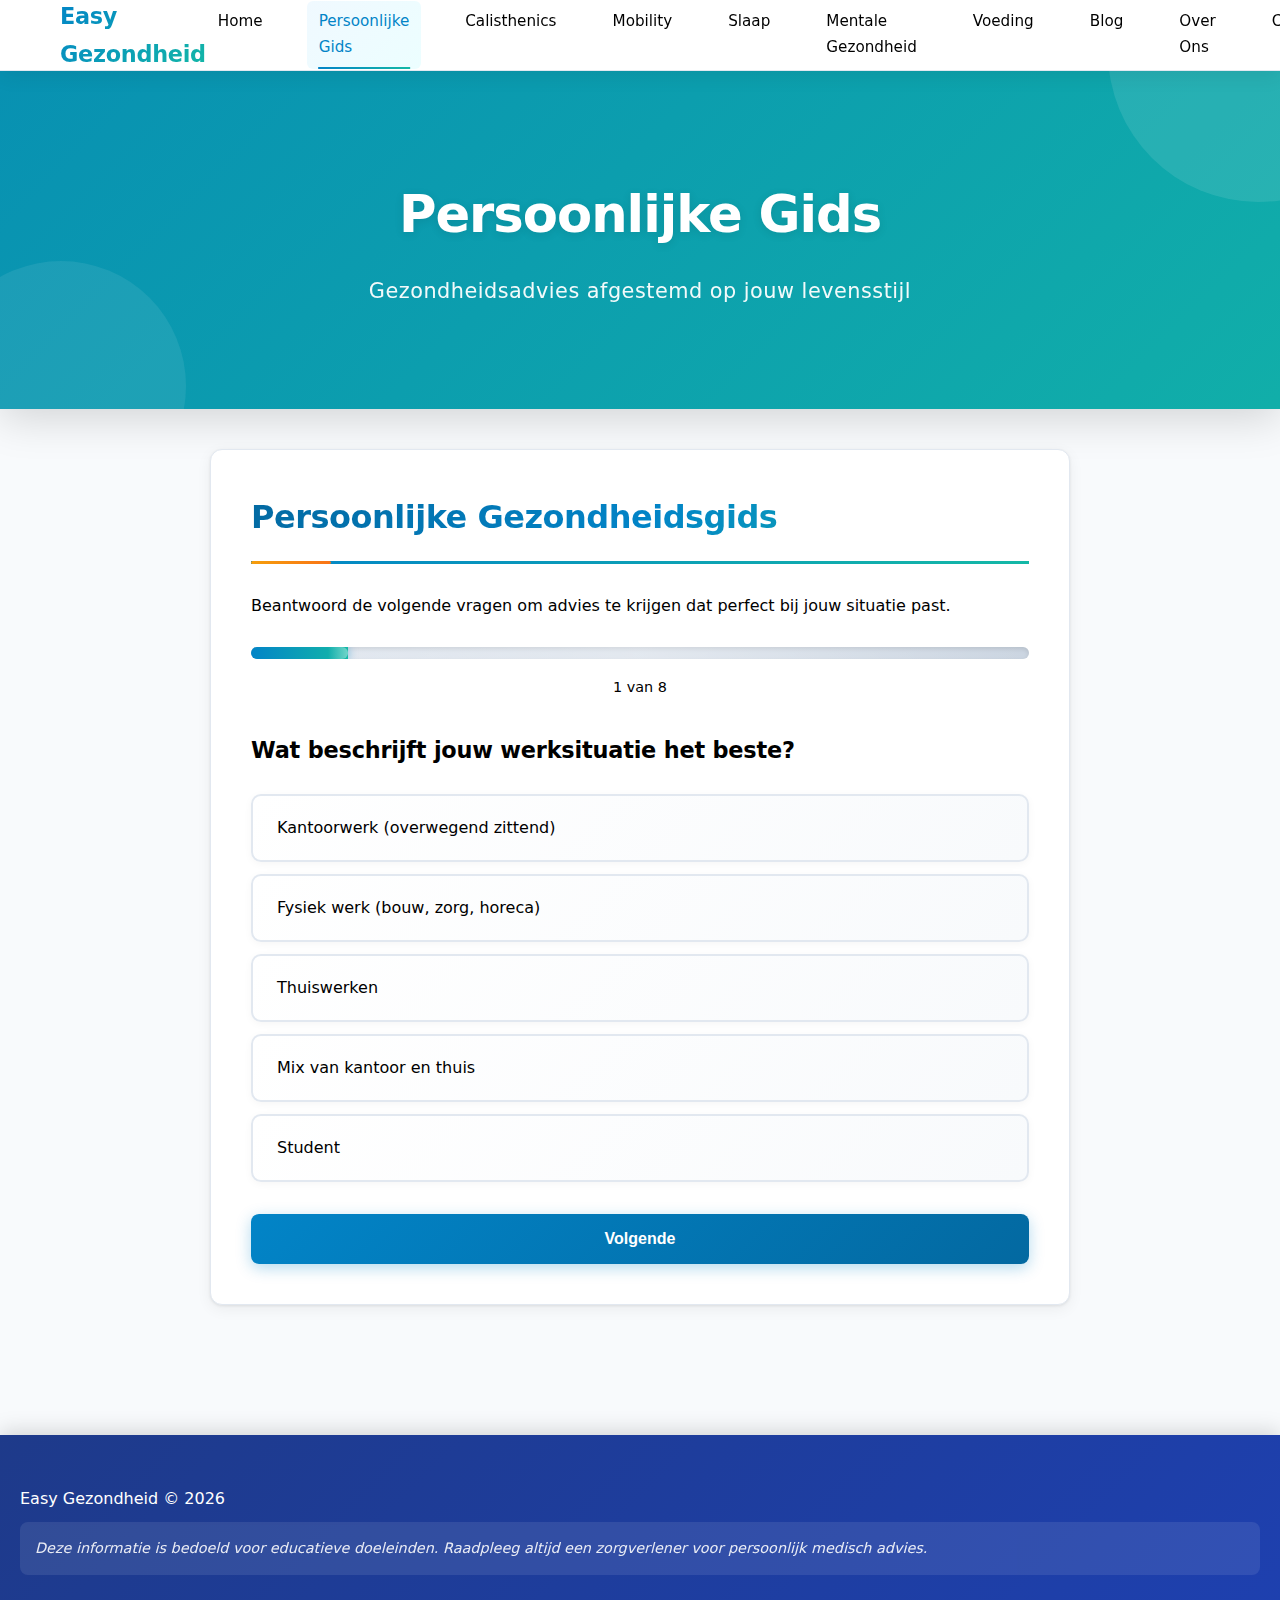
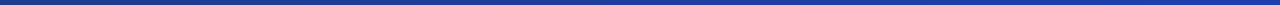
<file: guide.html>
<!doctype html>
<html lang="nl">
  <head>
    <meta charset="UTF-8" />
    <meta name="viewport" content="width=device-width,initial-scale=1" />
    <title>Persoonlijke Gids - Easy Gezondheid</title>
    <meta name="description" content="Gezondheidsadvies op maat van jouw levensstijl" />
    <link rel="stylesheet" href="style.css?v=20260118001415" />
  </head>
  <body>
    <nav class="main-nav">
      <div class="nav-container">
        <a href="index.html" class="logo">Easy Gezondheid</a>
        <ul class="nav-menu">
          <li><a href="index.html">Home</a></li>
          <li><a href="guide.html" class="active">Persoonlijke Gids</a></li>
          <li><a href="calisthenics.html">Calisthenics</a></li>
          <li><a href="mobility.html">Mobility</a></li>
          <li><a href="slaap.html">Slaap</a></li>
          <li><a href="mentale-gezondheid.html">Mentale Gezondheid</a></li>
          <li><a href="voeding.html">Voeding</a></li>
          <li><a href="blog.html">Blog</a></li>
          <li><a href="about.html">Over Ons</a></li>
          <li><a href="contact.html">Contact</a></li>
        </ul>
      </div>
    </nav>

    <header>
      <h1>Persoonlijke Gids</h1>
      <p class="subtitle">Gezondheidsadvies afgestemd op jouw levensstijl</p>
    </header>

    <main>
      <section id="questionnaire">
        <h2>Persoonlijke Gezondheidsgids</h2>
        <p>Beantwoord de volgende vragen om advies te krijgen dat perfect bij jouw situatie past.</p>
        
        <div class="progress-bar">
          <div class="progress-fill" id="progressFill"></div>
        </div>
        <p class="progress-text"><span id="currentQuestion">1</span> van <span id="totalQuestions">8</span></p>

        <form id="healthQuiz">
          <!-- Question 1: Work Type -->
          <div class="question active" data-question="1">
            <h3>Wat beschrijft jouw werksituatie het beste?</h3>
            <div class="options">
              <label class="option-card">
                <input type="radio" name="workType" value="office" required>
                <span>Kantoorwerk (overwegend zittend)</span>
              </label>
              <label class="option-card">
                <input type="radio" name="workType" value="physical" required>
                <span>Fysiek werk (bouw, zorg, horeca)</span>
              </label>
              <label class="option-card">
                <input type="radio" name="workType" value="remote" required>
                <span>Thuiswerken</span>
              </label>
              <label class="option-card">
                <input type="radio" name="workType" value="mixed" required>
                <span>Mix van kantoor en thuis</span>
              </label>
              <label class="option-card">
                <input type="radio" name="workType" value="student" required>
                <span>Student</span>
              </label>
            </div>
          </div>

          <!-- Question 2: Work Schedule -->
          <div class="question" data-question="2">
            <h3>Hoe zien jouw werktijden eruit?</h3>
            <div class="options">
              <label class="option-card">
                <input type="radio" name="schedule" value="regular" required>
                <span>Reguliere kantooruren (9-17)</span>
              </label>
              <label class="option-card">
                <input type="radio" name="schedule" value="flexible" required>
                <span>Flexibele uren</span>
              </label>
              <label class="option-card">
                <input type="radio" name="schedule" value="shifts" required>
                <span>Wisselende diensten</span>
              </label>
              <label class="option-card">
                <input type="radio" name="schedule" value="night" required>
                <span>Nachtdiensten</span>
              </label>
              <label class="option-card">
                <input type="radio" name="schedule" value="irregular" required>
                <span>Onregelmatig/wisselend</span>
              </label>
            </div>
          </div>

          <!-- Question 3: Activity Level -->
          <div class="question" data-question="3">
            <h3>Hoeveel beweeg je gemiddeld per dag?</h3>
            <div class="options">
              <label class="option-card">
                <input type="radio" name="activity" value="sedentary" required>
                <span>Minimaal (vooral zitten)</span>
              </label>
              <label class="option-card">
                <input type="radio" name="activity" value="light" required>
                <span>Licht (beetje lopen, traplopen)</span>
              </label>
              <label class="option-card">
                <input type="radio" name="activity" value="moderate" required>
                <span>Matig (regelmatig beweging/sport)</span>
              </label>
              <label class="option-card">
                <input type="radio" name="activity" value="active" required>
                <span>Actief (dagelijks sport of fysiek werk)</span>
              </label>
            </div>
          </div>

          <!-- Question 4: Sleep Quality -->
          <div class="question" data-question="4">
            <h3>Hoe is jouw slaapkwaliteit?</h3>
            <div class="options">
              <label class="option-card">
                <input type="radio" name="sleep" value="poor" required>
                <span>Slecht (moeite met in/doorslapen)</span>
              </label>
              <label class="option-card">
                <input type="radio" name="sleep" value="inconsistent" required>
                <span>Wisselend (soms goed, soms slecht)</span>
              </label>
              <label class="option-card">
                <input type="radio" name="sleep" value="good" required>
                <span>Goed (7-8 uur, uitgerust)</span>
              </label>
              <label class="option-card">
                <input type="radio" name="sleep" value="insufficient" required>
                <span>Te weinig uren (< 6 uur)</span>
              </label>
            </div>
          </div>

          <!-- Question 5: Nutrition Habits -->
          <div class="question" data-question="5">
            <h3>Hoe eet je meestal?</h3>
            <div class="options">
              <label class="option-card">
                <input type="radio" name="nutrition" value="poor" required>
                <span>Vooral fastfood en bewerkt voedsel</span>
              </label>
              <label class="option-card">
                <input type="radio" name="nutrition" value="irregular" required>
                <span>Onregelmatig, vaak maaltijden overslaan</span>
              </label>
              <label class="option-card">
                <input type="radio" name="nutrition" value="moderate" required>
                <span>Redelijk gezond maar kan beter</span>
              </label>
              <label class="option-card">
                <input type="radio" name="nutrition" value="healthy" required>
                <span>Gezond en gevarieerd</span>
              </label>
            </div>
          </div>

          <!-- Question 6: Time Availability -->
          <div class="question" data-question="6">
            <h3>Hoeveel tijd heb je per dag voor gezondheid?</h3>
            <div class="options">
              <label class="option-card">
                <input type="radio" name="time" value="minimal" required>
                <span>Minimaal (< 15 min)</span>
              </label>
              <label class="option-card">
                <input type="radio" name="time" value="limited" required>
                <span>Beperkt (15-30 min)</span>
              </label>
              <label class="option-card">
                <input type="radio" name="time" value="moderate" required>
                <span>Redelijk (30-60 min)</span>
              </label>
              <label class="option-card">
                <input type="radio" name="time" value="flexible" required>
                <span>Flexibel (> 60 min)</span>
              </label>
            </div>
          </div>

          <!-- Question 7: Main Challenge -->
          <div class="question" data-question="7">
            <h3>Wat is jouw grootste uitdaging?</h3>
            <div class="options">
              <label class="option-card">
                <input type="radio" name="challenge" value="energy" required>
                <span>Gebrek aan energie</span>
              </label>
              <label class="option-card">
                <input type="radio" name="challenge" value="stress" required>
                <span>Stress en mentale druk</span>
              </label>
              <label class="option-card">
                <input type="radio" name="challenge" value="time" required>
                <span>Te weinig tijd</span>
              </label>
              <label class="option-card">
                <input type="radio" name="challenge" value="motivation" required>
                <span>Motivatie en discipline</span>
              </label>
              <label class="option-card">
                <input type="radio" name="challenge" value="physical" required>
                <span>Fysieke klachten (pijn, stijfheid)</span>
              </label>
            </div>
          </div>

          <!-- Question 8: Travel Frequency -->
          <div class="question" data-question="8">
            <h3>Hoe vaak ben je onderweg voor werk?</h3>
            <div class="options">
              <label class="option-card">
                <input type="radio" name="travel" value="never" required>
                <span>Zelden/nooit</span>
              </label>
              <label class="option-card">
                <input type="radio" name="travel" value="occasional" required>
                <span>Af en toe</span>
              </label>
              <label class="option-card">
                <input type="radio" name="travel" value="frequent" required>
                <span>Regelmatig (wekelijks)</span>
              </label>
              <label class="option-card">
                <input type="radio" name="travel" value="constant" required>
                <span>Zeer vaak (meerdere keren per week)</span>
              </label>
            </div>
          </div>

          <div class="quiz-navigation">
            <button type="button" id="prevBtn" class="nav-btn secondary" style="display: none;">Vorige</button>
            <button type="button" id="nextBtn" class="nav-btn primary">Volgende</button>
            <button type="submit" id="submitBtn" class="nav-btn primary" style="display: none;">Bekijk Jouw Persoonlijke Advies</button>
          </div>
        </form>
      </section>

      <section id="results" style="display: none;">
        <h2>Jouw Persoonlijke Gezondheidsgids</h2>
        <div class="guide-intro">
          <p id="personalizedIntro"></p>
        </div>

        <div id="personalizedAdvice"></div>

        <section class="cta">
          <h2>Begin met Kleine Stappen</h2>
          <p>Je hoeft niet alles in één keer te veranderen. Kies 2-3 adviezen die het meest haalbaar lijken en begin daarmee vandaag. Bouw langzaam op naar meer.</p>
          <button onclick="location.reload()" class="reset-btn">Doe de vragenlijst opnieuw</button>
        </section>
      </section>
    </main>

    <footer>
      <p>Easy Gezondheid © 2026</p>
      <p class="disclaimer">Deze informatie is bedoeld voor educatieve doeleinden. Raadpleeg altijd een zorgverlener voor persoonlijk medisch advies.</p>
    </footer>

    <script src="script.js"></script>
  </body>
</html>
</file>
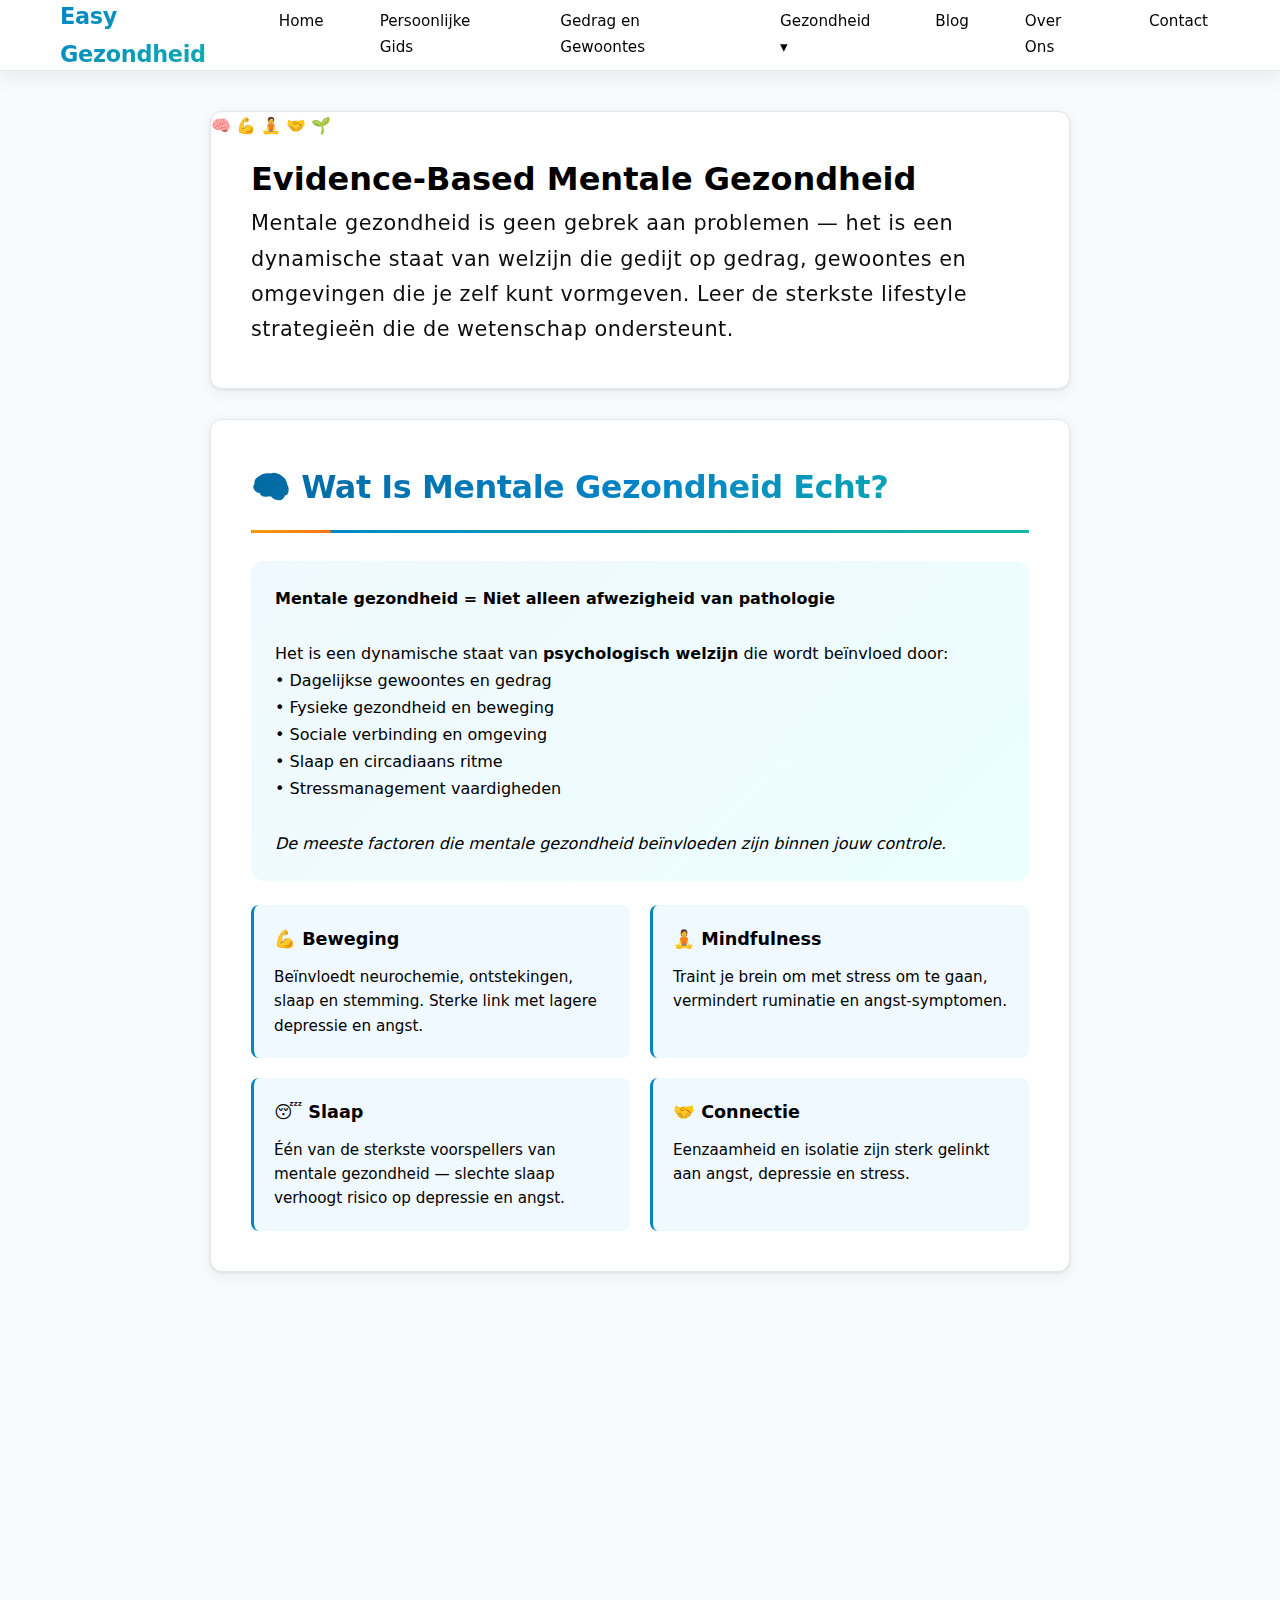
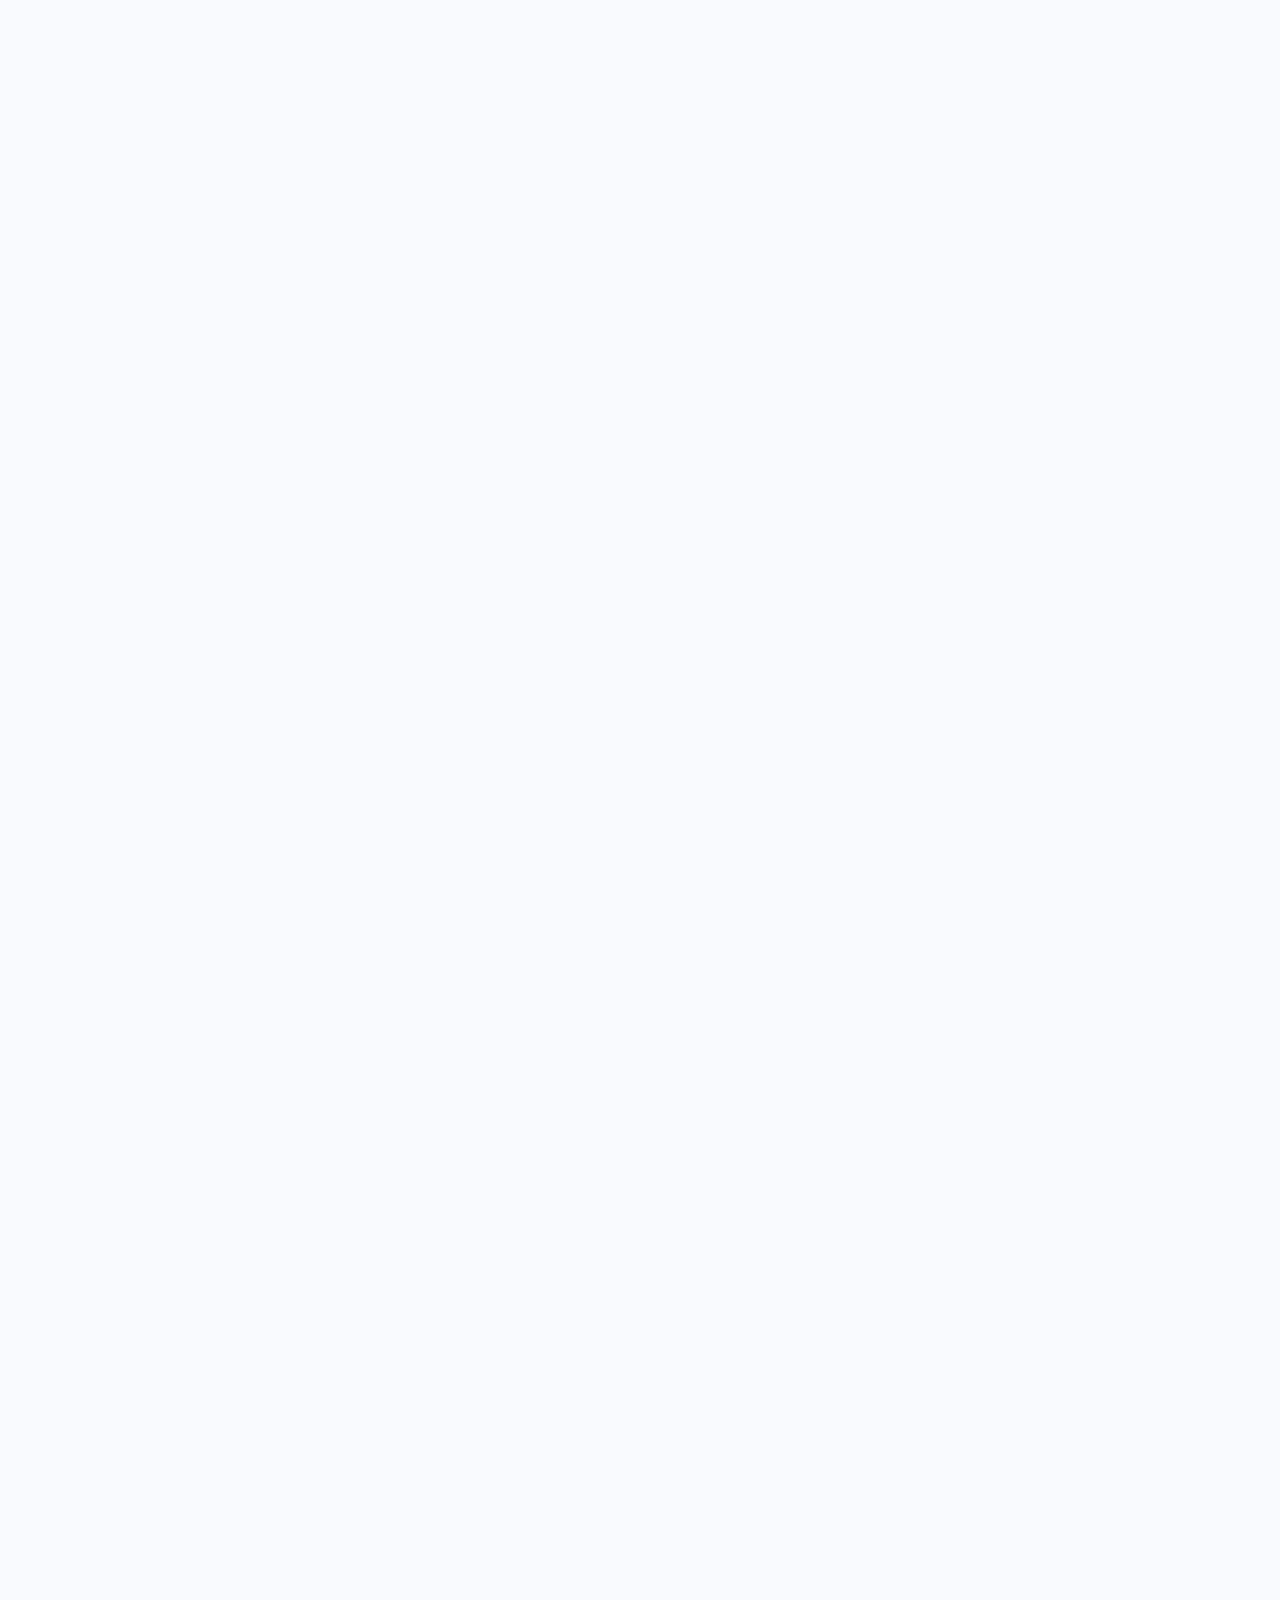
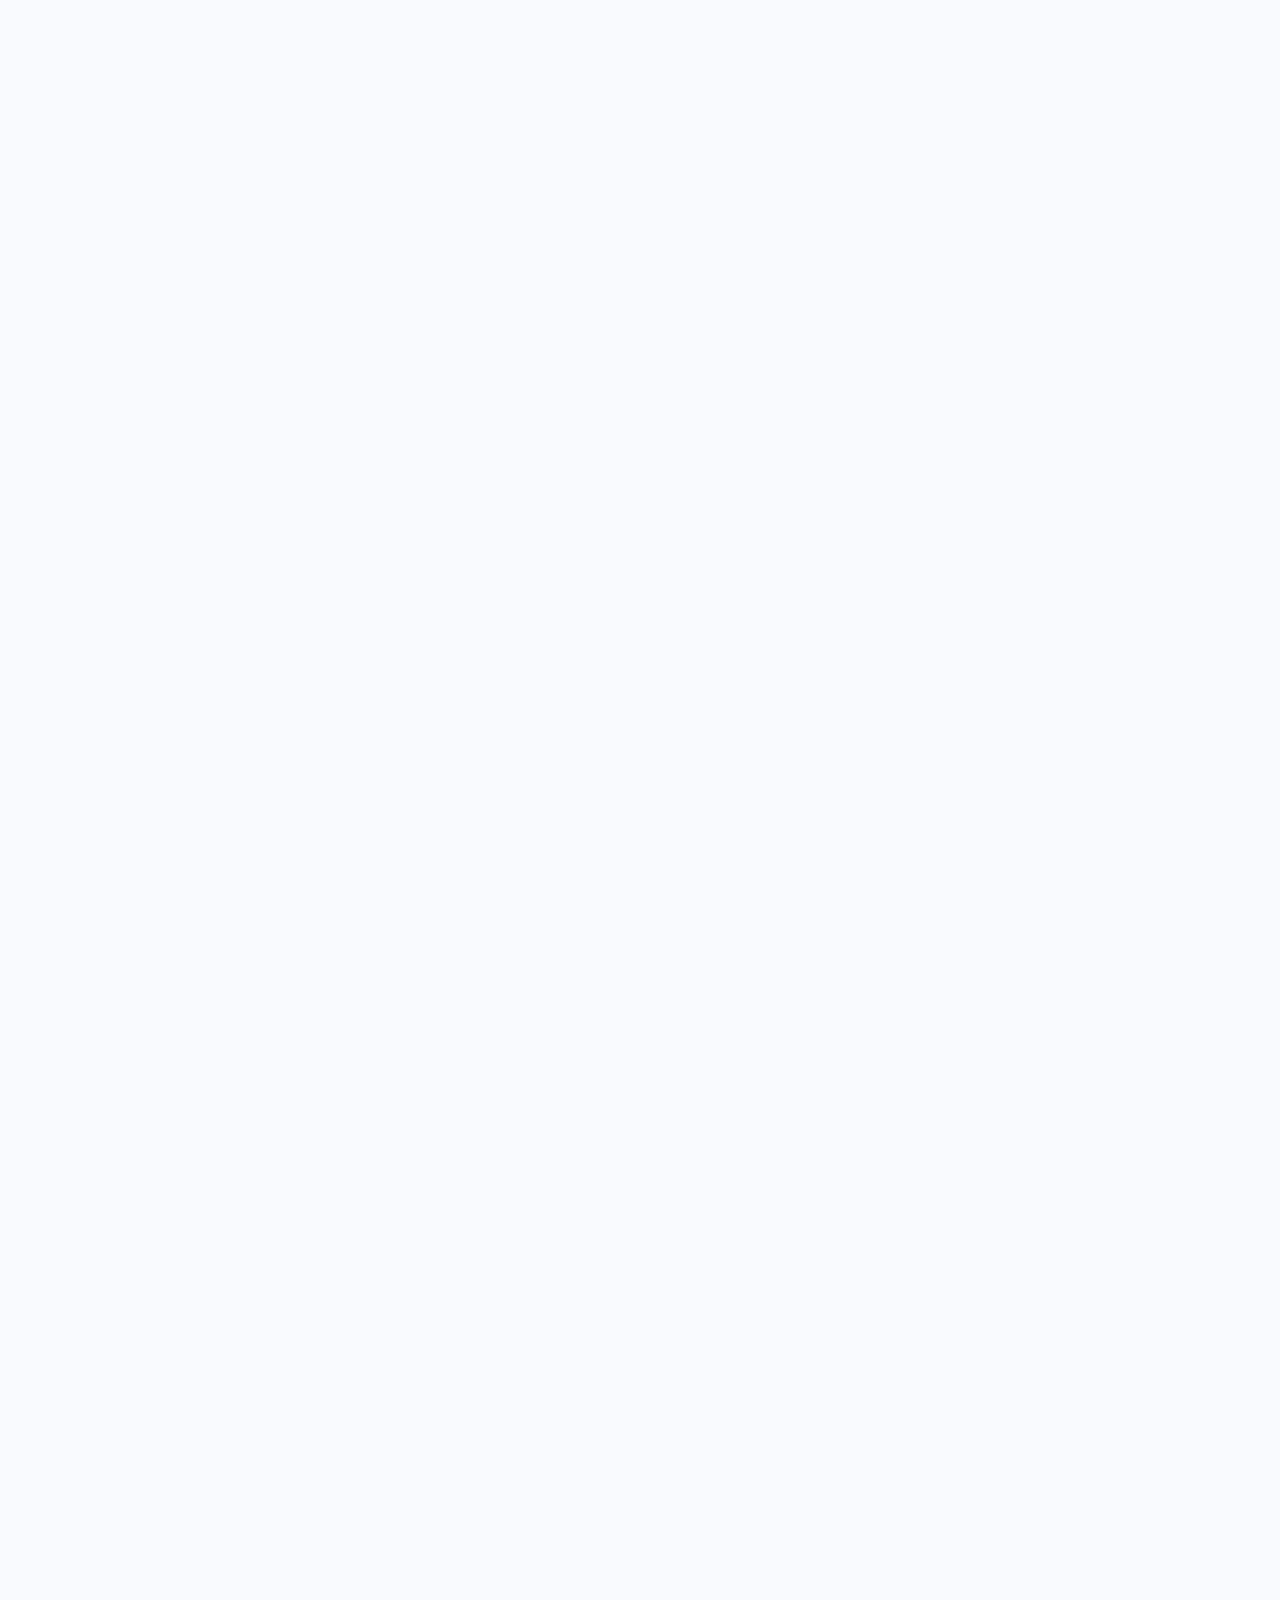
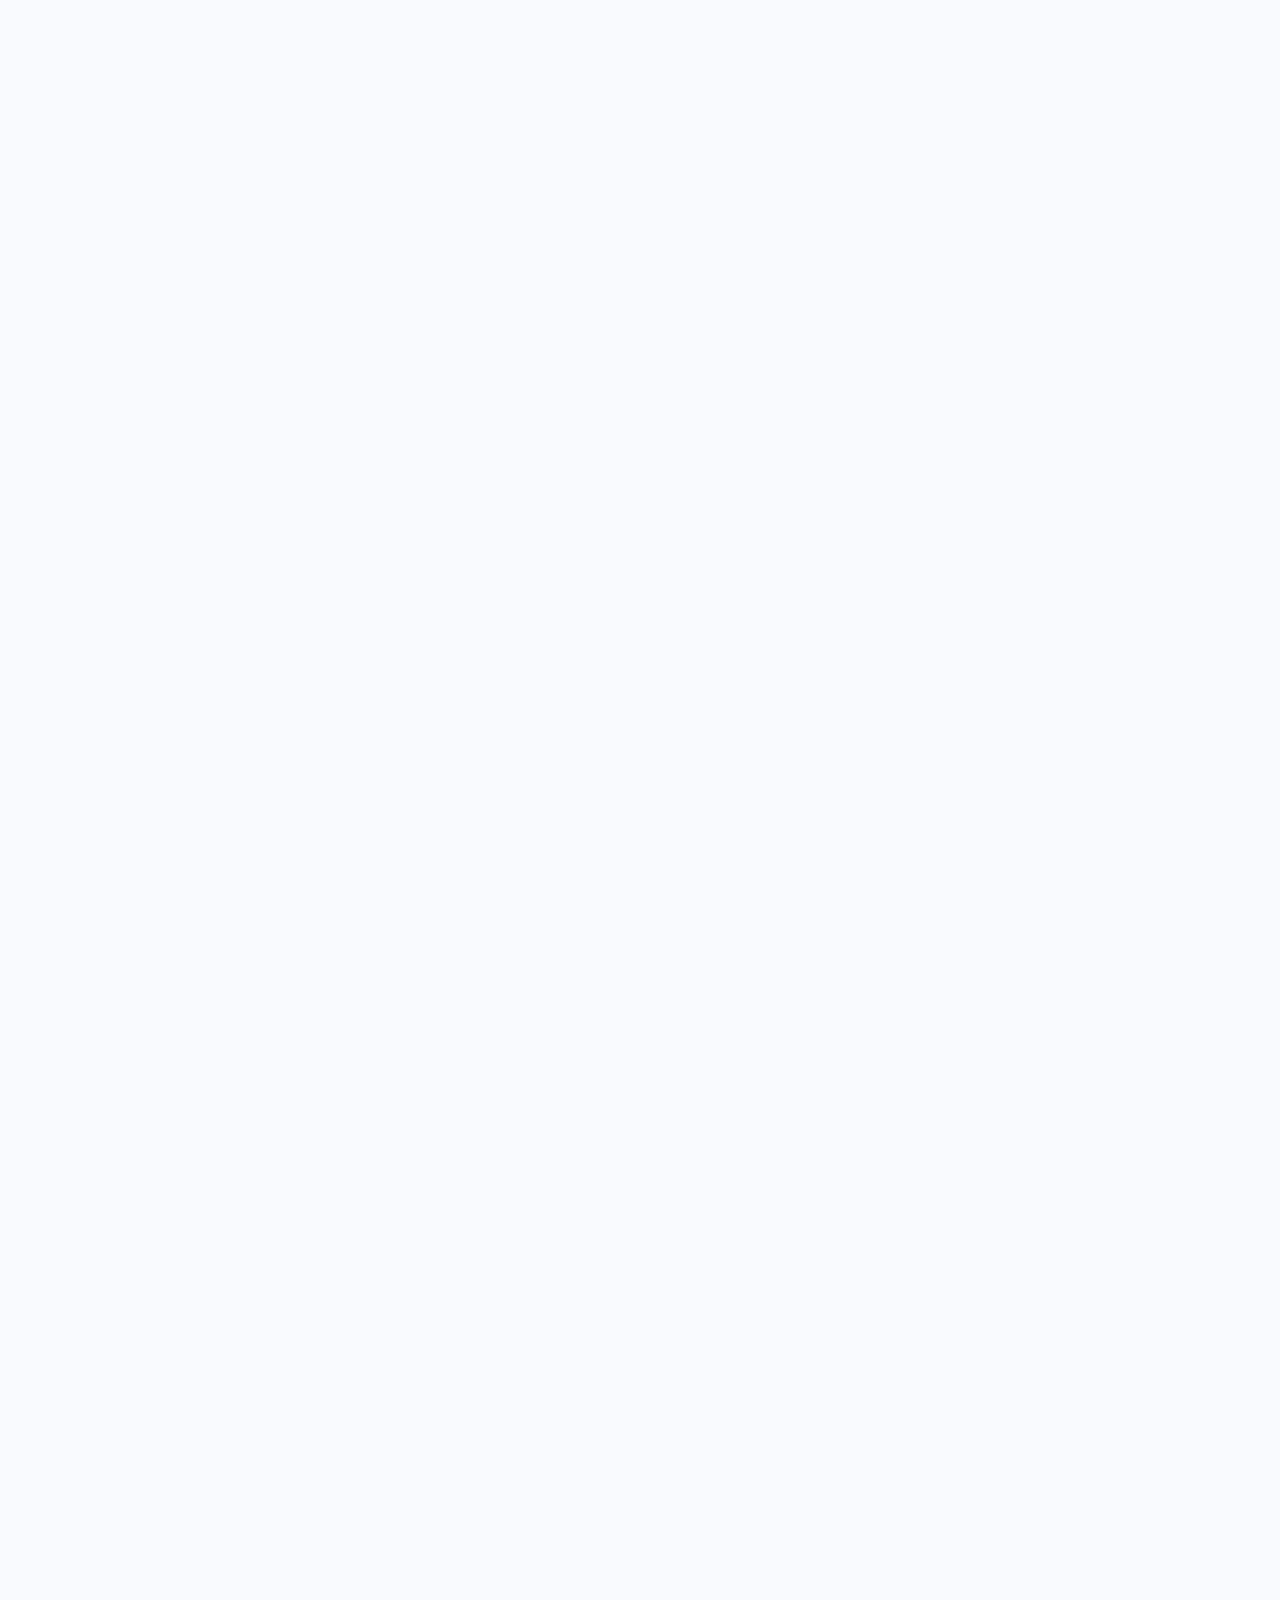
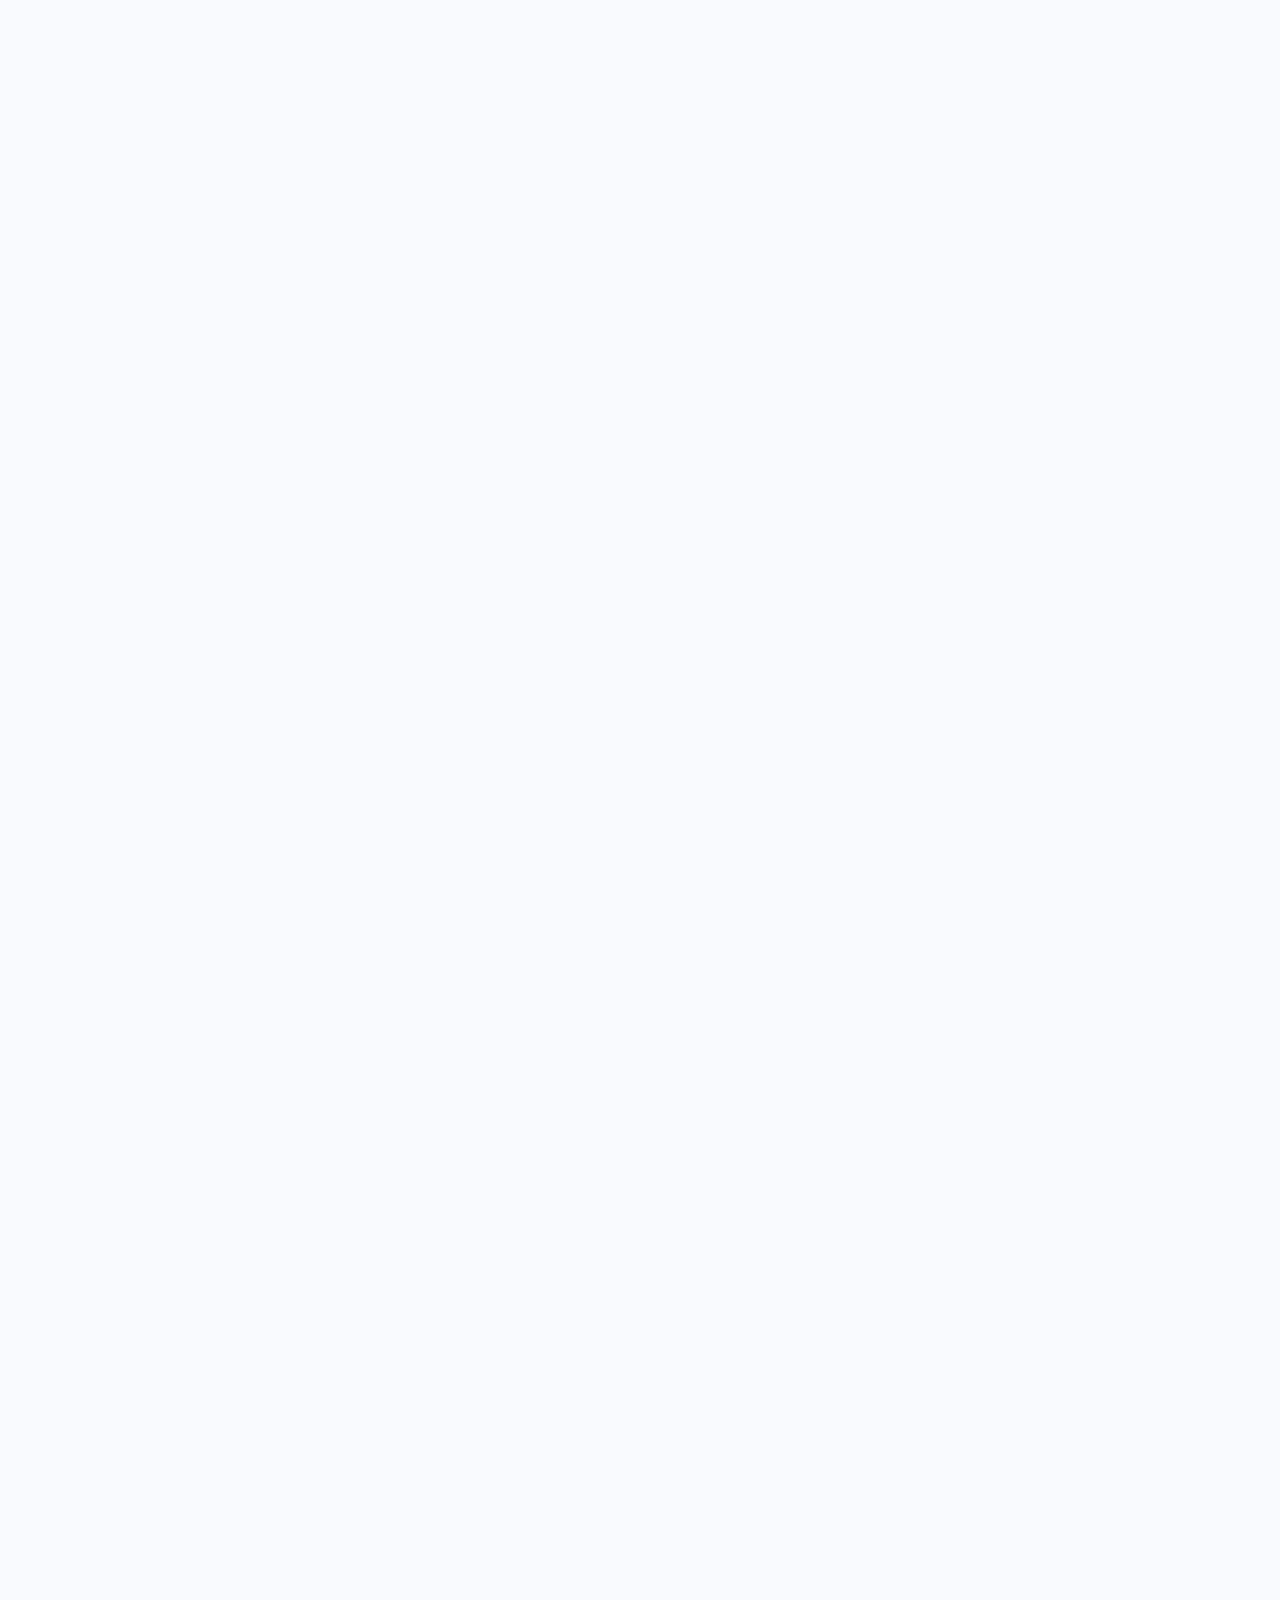
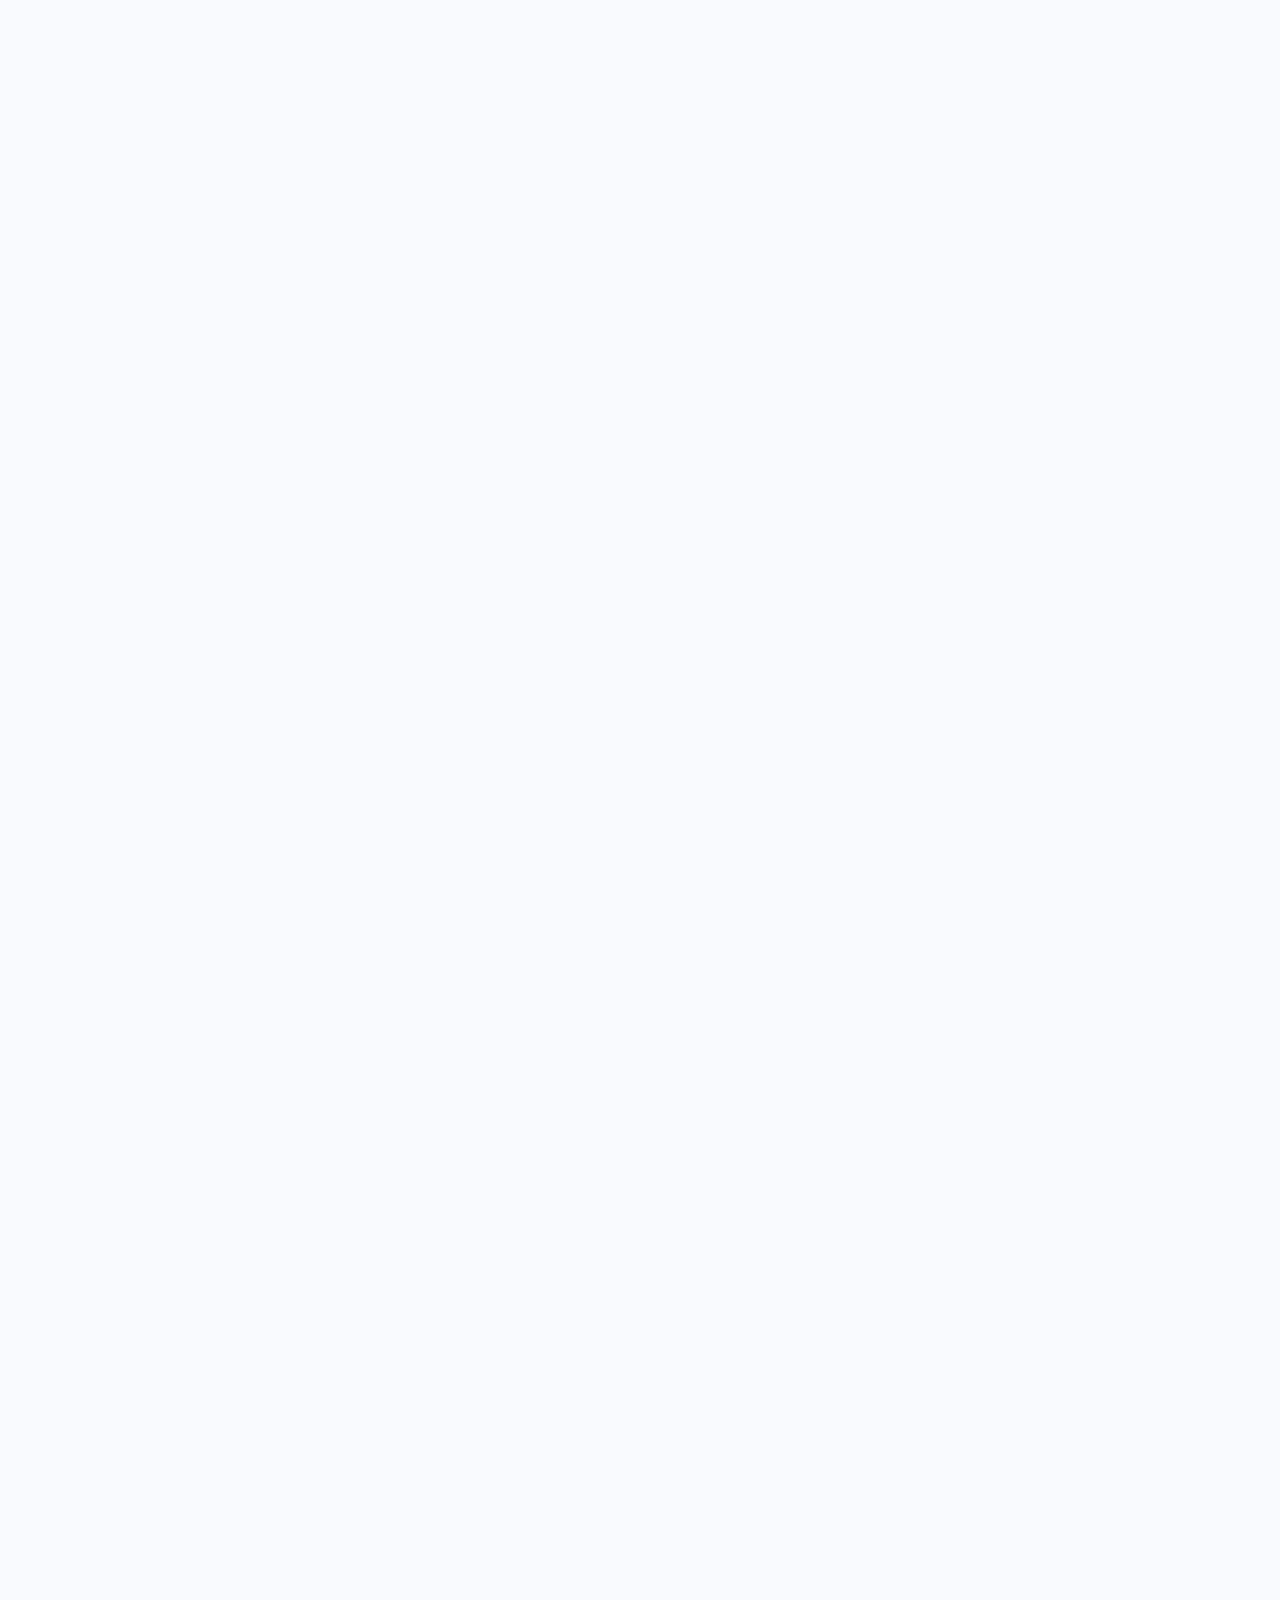
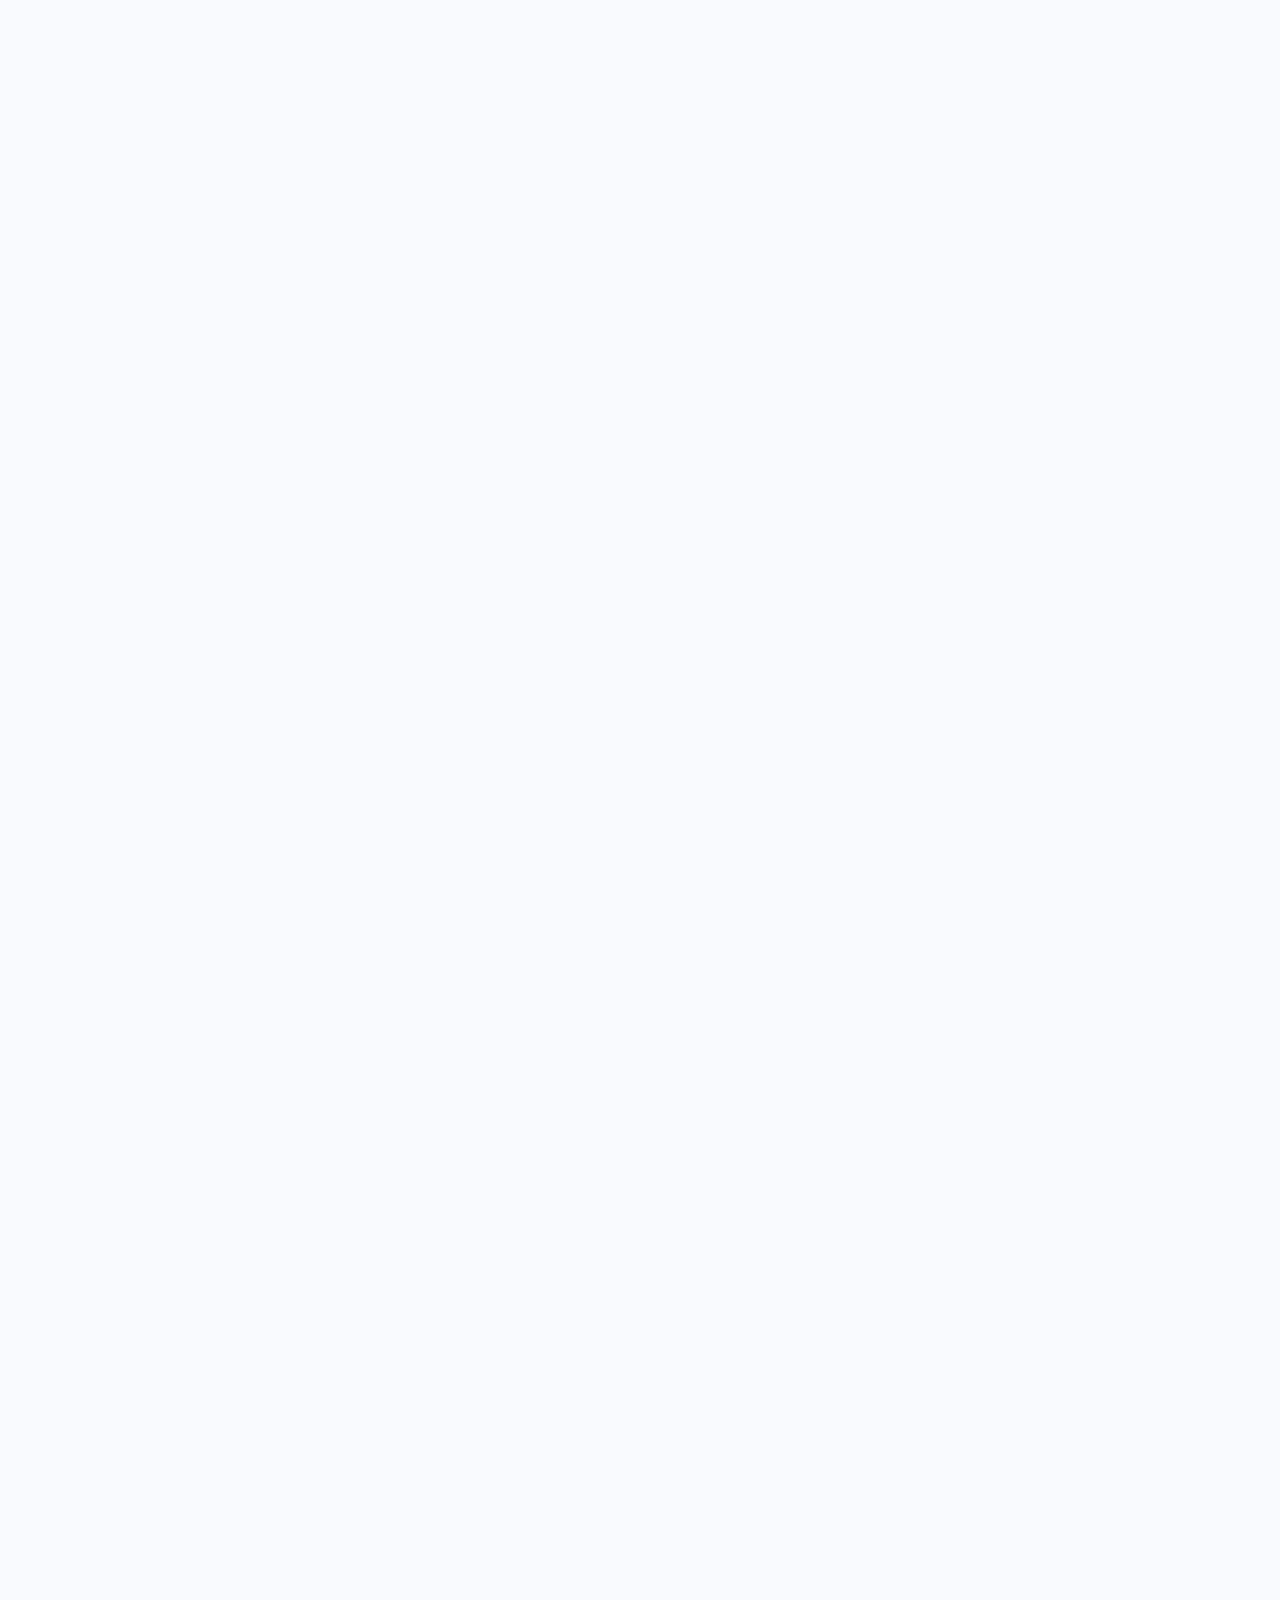
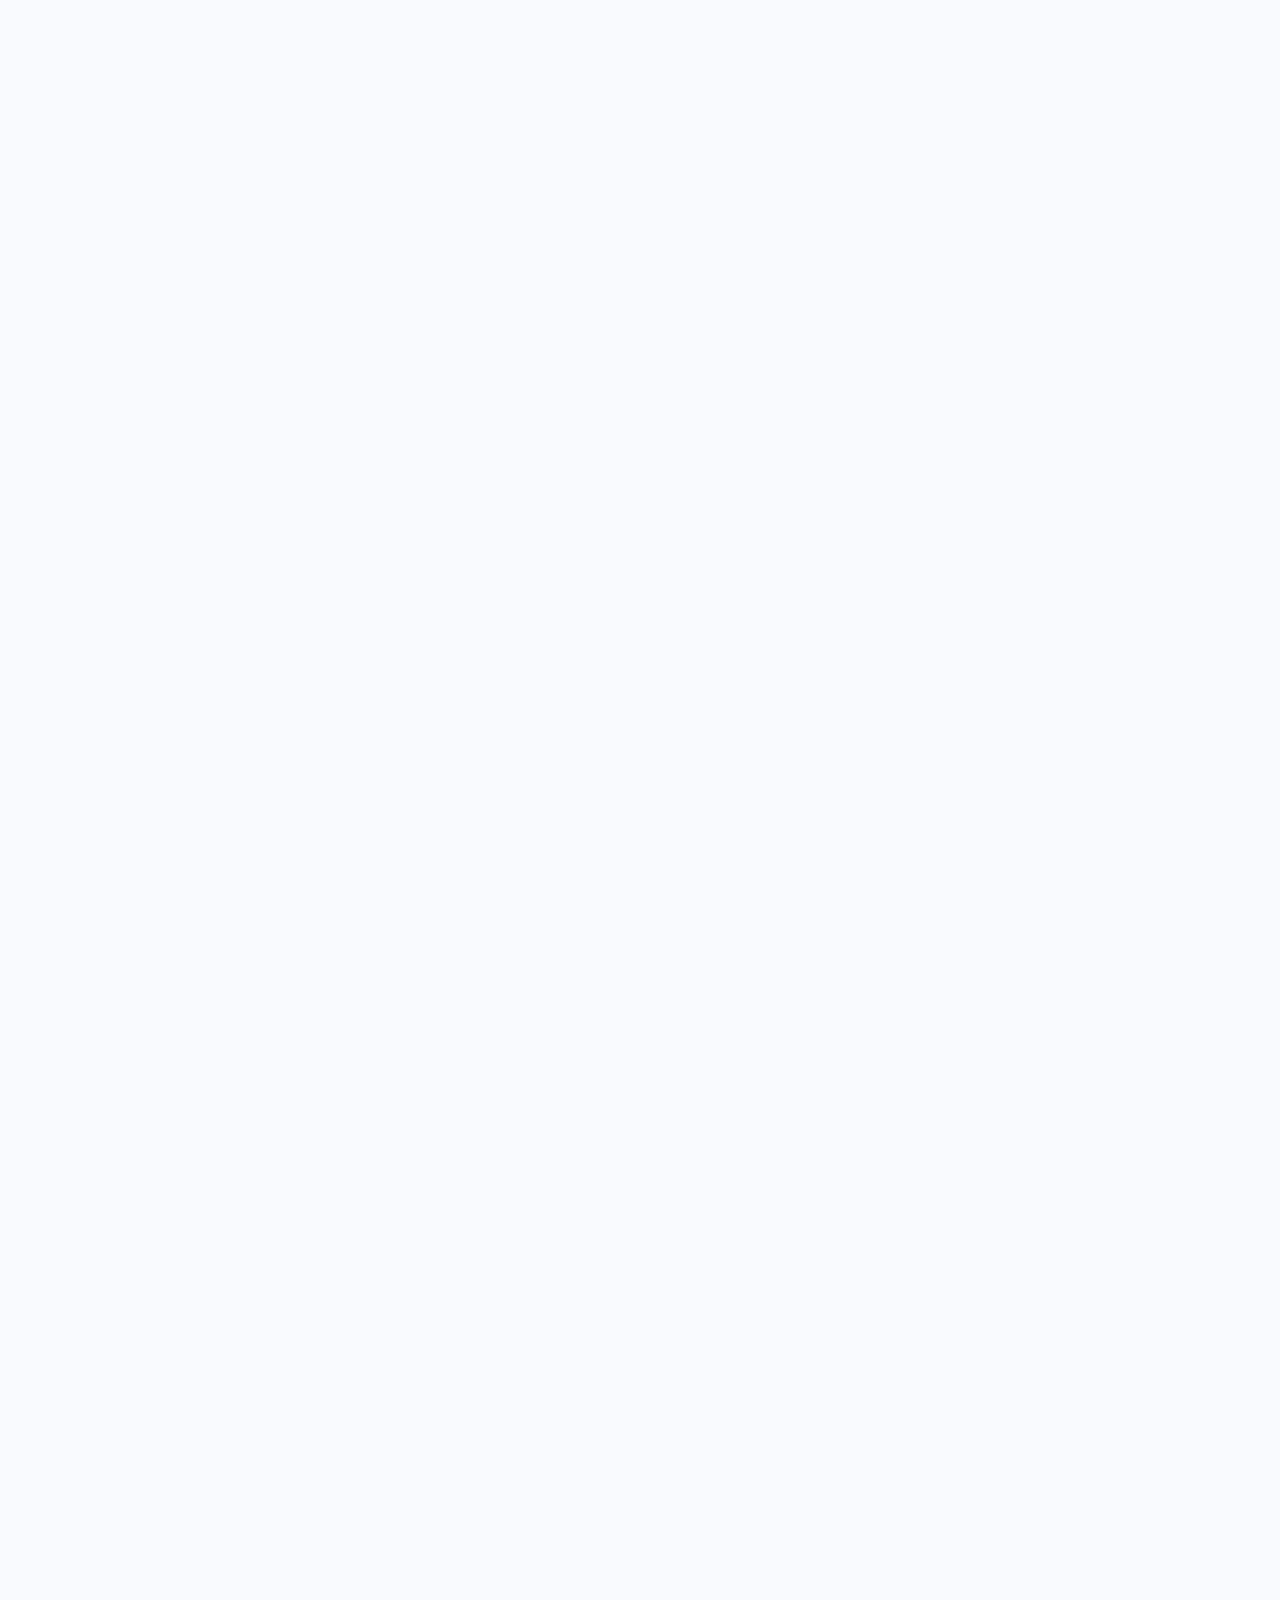
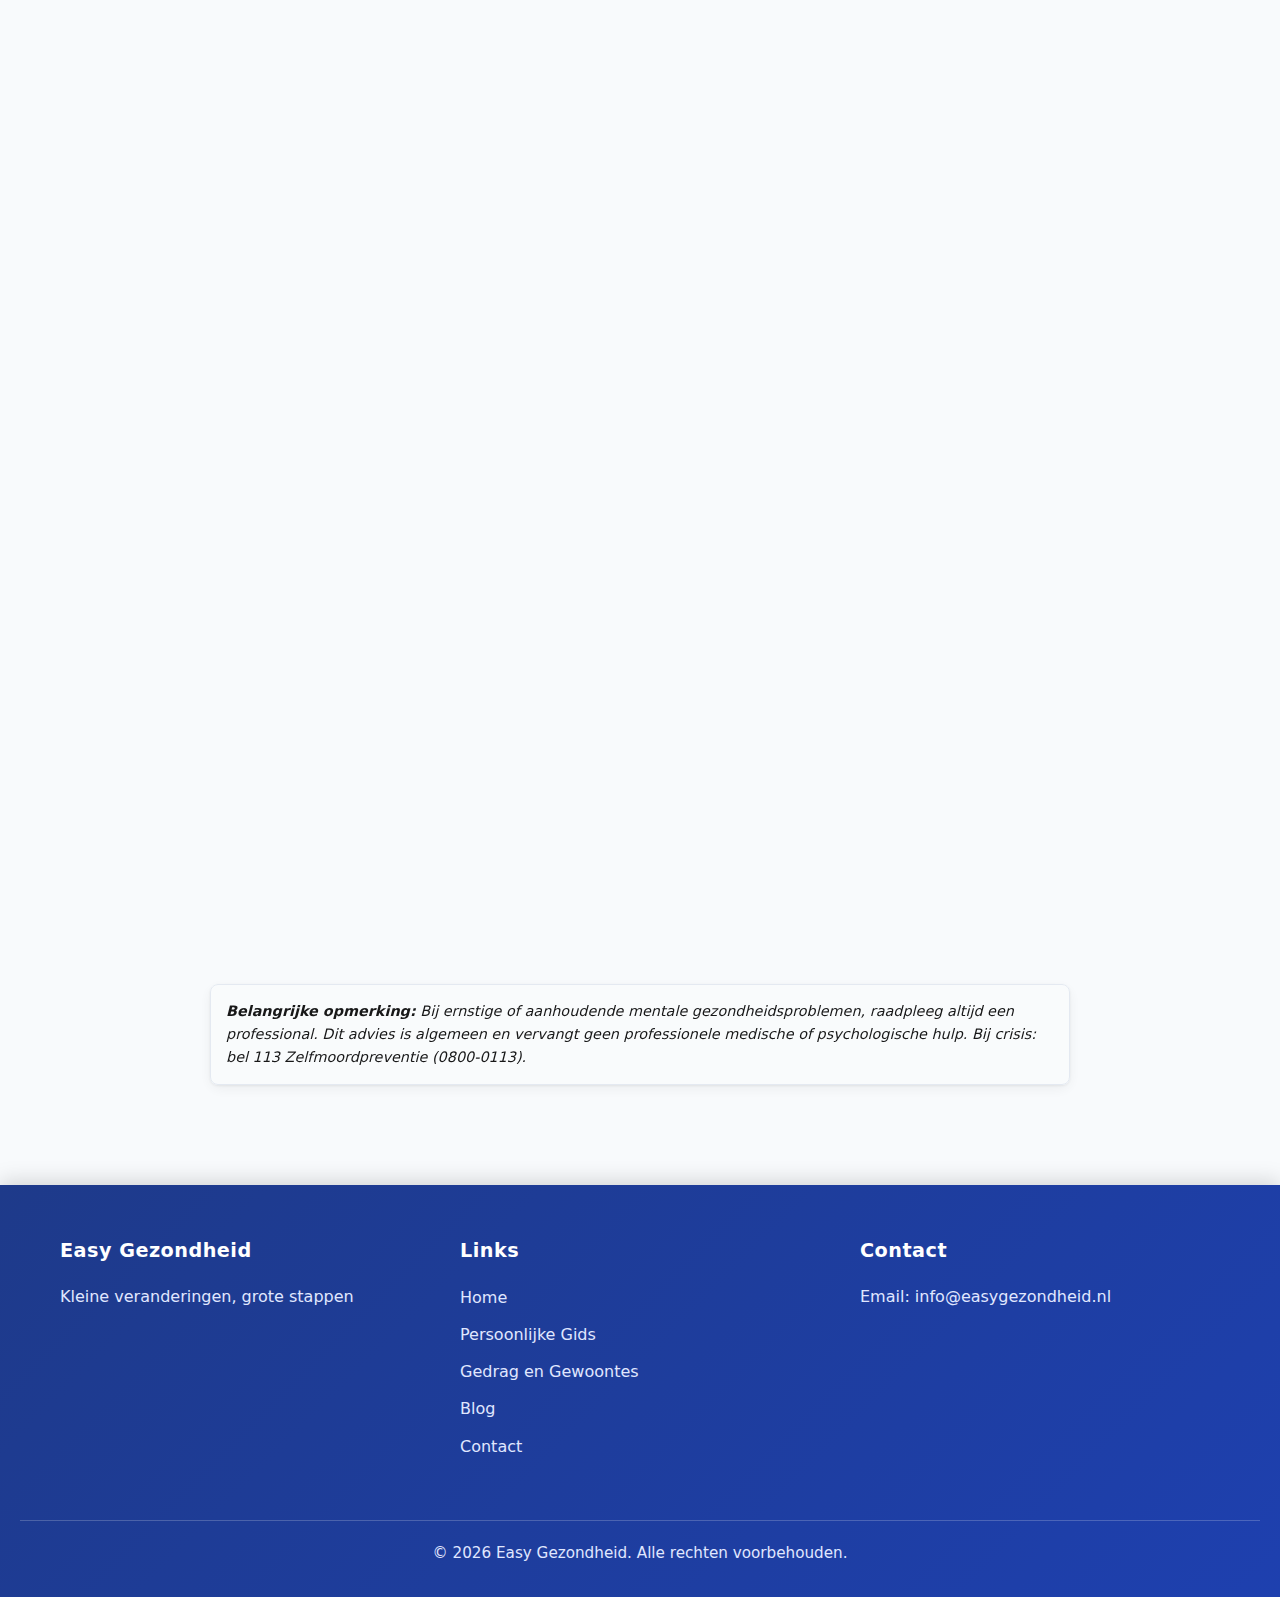
<file: mentale-gezondheid.html>
<!DOCTYPE html>
<html lang="nl">
  <head>
    <meta charset="UTF-8" />
    <meta name="viewport" content="width=device-width, initial-scale=1.0" />
    <title>Mentale Gezondheid - Easy Gezondheid</title>
    <link rel="stylesheet" href="style.css?v=20260118003210" />
  </head>
  <body>
    <nav class="main-nav">
      <div class="nav-container">
        <a href="index.html" class="logo">Easy Gezondheid</a>
                <ul class="nav-menu">
          <li><a href="index.html">Home</a></li>
          <li><a href="guide.html">Persoonlijke Gids</a></li>
          <li><a href="gedrag-en-gewoontes.html">Gedrag en Gewoontes</a></li>
          <li class="dropdown">
            <a href="gezondheid.html" class="dropdown-toggle">Gezondheid ▾</a>
            <ul class="dropdown-menu">
              <li><a href="calisthenics.html">💪 Calisthenics</a></li>
              <li><a href="mobility.html">🧘 Mobility</a></li>
              <li><a href="slaap.html">😴 Slaap</a></li>
              <li><a href="mentale-gezondheid.html" class="active">🧠 Mentale Gezondheid</a></li>
              <li><a href="voeding.html">🍎 Voeding</a></li>
            </ul>
          </li>
          <li><a href="blog.html">Blog</a></li>
          <li><a href="about.html">Over Ons</a></li>
          <li><a href="contact.html">Contact</a></li>
        </ul>
      </div>
    </nav>

    <main>
      <section class="hero">
        <div class="hero-decorations">
          <span class="float-icon" style="--delay: 0s; --x: -20px; --y: -30px;">🧠</span>
          <span class="float-icon" style="--delay: 0.5s; --x: 30px; --y: -40px;">💪</span>
          <span class="float-icon" style="--delay: 1s; --x: -40px; --y: 20px;">🧘</span>
          <span class="float-icon" style="--delay: 1.5s; --x: 40px; --y: 30px;">🤝</span>
          <span class="float-icon" style="--delay: 2s; --x: 0px; --y: -50px;">🌱</span>
        </div>
        <h1>Evidence-Based Mentale Gezondheid</h1>
        <p class="subtitle">
          Mentale gezondheid is geen gebrek aan problemen — het is een dynamische staat van welzijn die gedijt op gedrag, gewoontes en omgevingen die je zelf kunt vormgeven. Leer de sterkste lifestyle strategieën die de wetenschap ondersteunt.
        </p>
      </section>

      <section>
        <h2>🧠 Wat Is Mentale Gezondheid Echt?</h2>
        <div class="info-box" style="background: linear-gradient(135deg, #f0f9ff, #ecfeff); padding: 24px; border-radius: 12px; margin-bottom: 24px;">
          <p style="color: #000000 !important; line-height: 1.7; margin: 0;">
            <strong>Mentale gezondheid = Niet alleen afwezigheid van pathologie</strong><br><br>
            Het is een dynamische staat van <strong>psychologisch welzijn</strong> die wordt beïnvloed door:<br>
            • Dagelijkse gewoontes en gedrag<br>
            • Fysieke gezondheid en beweging<br>
            • Sociale verbinding en omgeving<br>
            • Slaap en circadiaans ritme<br>
            • Stressmanagement vaardigheden<br><br>
            <em>De meeste factoren die mentale gezondheid beïnvloeden zijn binnen jouw controle.</em>
          </p>
        </div>

        <div class="tips-grid">
          <div class="tip-card">
            <h4>💪 Beweging</h4>
            <p>Beïnvloedt neurochemie, ontstekingen, slaap en stemming. Sterke link met lagere depressie en angst.</p>
          </div>
          <div class="tip-card">
            <h4>🧘 Mindfulness</h4>
            <p>Traint je brein om met stress om te gaan, vermindert ruminatie en angst-symptomen.</p>
          </div>
          <div class="tip-card">
            <h4>😴 Slaap</h4>
            <p>Één van de sterkste voorspellers van mentale gezondheid — slechte slaap verhoogt risico op depressie en angst.</p>
          </div>
          <div class="tip-card">
            <h4>🤝 Connectie</h4>
            <p>Eenzaamheid en isolatie zijn sterk gelinkt aan angst, depressie en stress.</p>
          </div>
        </div>
      </section>

      <section>
        <h2>💪 1. Beweging: Maak Activiteit Een Dagelijkse Gewoonte</h2>
        
        <div class="exercise-card">
          <div class="exercise-header">
            <h3>Waarom Beweging Cruciaal Is Voor Mentale Gezondheid</h3>
            <span class="muscle-group">Neurochemie, Ontstekingen & Stemming</span>
          </div>
          
          <div class="exercise-content">
            <div class="exercise-description">
              <h4>Fysieke Activiteit Beïnvloedt:</h4>
              <ul>
                <li><strong>Breinchemie:</strong> Endorfines, serotonine, dopamine en BDNF (brain-derived neurotrophic factor)</li>
                <li><strong>Ontstekingen:</strong> Vermindert systemische inflammatie die gelinkt is aan depressie</li>
                <li><strong>Immuunfunctie:</strong> Verbetert afweersysteem en stressbestendigheid</li>
                <li><strong>Slaapregulatie:</strong> Helpt circadiaans ritme en diepe slaap</li>
                <li><strong>Stemmingsstabiliteit:</strong> Regelmatige beweging buffert tegen stemmingsschommelingen</li>
              </ul>
              
              <p style="margin-top: 16px; padding: 16px; background: #D1FAE5; border-radius: 8px;">
                <strong>📊 Wetenschappelijk bewijs:</strong> Studies tonen dat beweging gelinkt is aan <strong>lagere percentages depressie en angst</strong> en verbeterd emotioneel welzijn. Effectiviteit vergelijkbaar met medicatie bij milde tot matige depressie.
              </p>
              
              <h4 style="margin-top: 16px;">Wat Te Doen:</h4>
              <ul>
                <li>Streef naar <strong>30 minuten matige activiteit</strong> op de meeste dagen</li>
                <li>Mix aerobe + krachttraining — beide hebben mentale gezondheidsvoordelen</li>
                <li>Zachte beweging (yoga, tai chi) is bijzonder goed voor stress en angst</li>
                <li>Buitenbeweging heeft extra voordelen (natuurcontact + zonlicht)</li>
              </ul>
            </div>
            
            <div style="margin-top: 20px; padding: 20px; background: #FEF3C7; border-radius: 10px;">
              <h4 style="margin: 0 0 12px 0; color: #78350f;">📅 Wekelijks Template Voorbeeld</h4>
              <div style="display: grid; gap: 8px; color: #78350f;">
                <div><strong>Ma:</strong> 30-min stevige wandeling of joggen</div>
                <div><strong>Di:</strong> Kracht of calisthenics</div>
                <div><strong>Wo:</strong> Yoga of mindful beweging</div>
                <div><strong>Do:</strong> 30-min wandelen of fietsen</div>
                <div><strong>Vr:</strong> Kracht of circuit bodyweight</div>
                <div><strong>Za:</strong> Sport, wandeling in natuur, of actieve hobby</div>
                <div><strong>Zo:</strong> Lichte beweging & rust</div>
              </div>
            </div>
          </div>
        </div>
      </section>

      <section>
        <h2>🧘 2. Mentale Praktijken: Train Je Brein Als Een Spier</h2>
        
        <div class="exercise-card">
          <div class="exercise-header">
            <h3>Mindfulness & Meditatie</h3>
            <span class="muscle-group">Evidence-Based Mentale Training</span>
          </div>
          
          <div class="exercise-content">
            <div class="exercise-description">
              <h4>Waarom Dit Werkt:</h4>
              <p>Mindfulness-gebaseerde praktijken zoals <strong>Mindfulness-Based Stress Reduction (MBSR)</strong> en <strong>Mindfulness-Based Cognitive Therapy (MBCT)</strong> hebben sterk bewijs voor het verminderen van angst en depressieve symptomen.</p>
              
              <h4 style="margin-top: 16px;">Hoe Te Starten:</h4>
              <ul>
                <li><strong>Dagelijkse 5-10 min mindfulness</strong> — adem focus, body scan, of simpele zitmeditatie</li>
                <li>Begin klein: zelfs 2-3 minuten per dag bouwt de gewoonte op</li>
                <li>Gebruik apps zoals Headspace, Calm, of Waking Up voor begeleiding</li>
                <li>Consistentie belangrijker dan duur — dagelijks kort > wekelijks lang</li>
              </ul>
              
              <h4 style="margin-top: 16px;">🌬️ Box Breathing (Voor Acute Stress):</h4>
              <ul>
                <li>Adem in gedurende 4 tellen</li>
                <li>Houd adem vast 4 tellen</li>
                <li>Adem uit gedurende 4 tellen</li>
                <li>Houd leeg 4 tellen</li>
                <li>Herhaal 4-5 cycli</li>
              </ul>
              <p style="margin-top: 8px; font-style: italic;">Perfect voor stresspieken, voor presentaties, of wanneer je overweldigd voelt.</p>
            </div>
          </div>
        </div>

        <div class="exercise-card">
          <div class="exercise-header">
            <h3>Cognitieve Training</h3>
            <span class="muscle-group">Verminder Ruminatie & Piekeren</span>
          </div>
          
          <div class="exercise-content">
            <div class="exercise-description">
              <h4>Concreteness Training (CNT):</h4>
              <p>Technieken zoals CNT helpen ruminatie te verminderen door te focussen op zintuiglijke, huidige-moment details in plaats van "waarom?" of "wat als?" denken.</p>
              
              <h4 style="margin-top: 16px;">Snelle CNT Praktijk:</h4>
              <ul>
                <li>Beschrijf een recente ervaring in <strong>precieze zintuiglijke details</strong></li>
                <li>Wat zag je precies? Welke kleuren, vormen, bewegingen?</li>
                <li>Wat hoorde je? Specifieke geluiden, volume, toon?</li>
                <li>Wat voelde je fysiek? Textuur, temperatuur, spanning?</li>
              </ul>
              
              <p style="margin-top: 12px; padding: 12px; background: #E0E7FF; border-radius: 8px;">
                <strong>💡 Waarom dit helpt:</strong> Dit ankert je aandacht in het heden en doorbreekt angstige gedachtespiralen. Je brein kan niet tegelijk concreet waarnemen én abstract piekeren.
              </p>
            </div>
          </div>
        </div>
      </section>

      <section>
        <h2>🛌 3. Slaap & Circadiaanse Gezondheid</h2>
        
        <div class="exercise-card" style="border-left: 4px solid #7C3AED;">
          <div class="exercise-header">
            <h3>Belangrijkste Pijler van Mentale Gezondheid</h3>
            <span class="muscle-group">Slaapkwaliteit = Mentale Veerkracht</span>
          </div>
          
          <div class="exercise-content">
            <div class="exercise-description">
              <h4>Waarom Dit Zo Belangrijk Is:</h4>
              <p>Slaapkwaliteit en consistentie zijn <strong>onder de sterkste voorspellers</strong> van mentale gezondheid en welzijn. Slechte slaap verhoogt risico op depressie en angst significant.</p>
              
              <h4 style="margin-top: 16px;">Belangrijkste Slaapverbeteringen:</h4>
              <ul>
                <li><strong>Consistent slaapschema:</strong> Zelfde bedtijd en wektijd, elke dag</li>
                <li><strong>Wind-down routine:</strong> 60-90 min voor bed, lichten dimmen, schermen weg</li>
                <li><strong>Cafeïne vermijden:</strong> Na 14:00-15:00 uur geen cafeïne</li>
                <li><strong>Ochtendlicht exposure:</strong> Versterkt circadiaans ritme</li>
                <li><strong>Koele kamer:</strong> 18-20°C is ideaal</li>
              </ul>
              
              <p style="margin-top: 16px; padding: 16px; background: #FEF3C7; border-radius: 8px;">
                <strong>🔗 Voor complete slaapgids:</strong> Bekijk onze <a href="slaap.html" style="color: #0284C7; text-decoration: underline;">slaappagina</a> voor gedetailleerde strategieën.
              </p>
              
              <div style="margin-top: 16px; padding: 16px; background: #D1FAE5; border-radius: 8px;">
                <p style="margin: 0; color: #065f46;">
                  <strong>✅ Impact:</strong> Betere slaap = betere stemming, geheugen, impulscontrole en emotionele veerkracht.
                </p>
              </div>
            </div>
          </div>
        </div>
      </section>

      <section>
        <h2>🥗 4. Voeding Voor Het Brein</h2>
        
        <div class="exercise-card">
          <div class="exercise-header">
            <h3>Voedsel Is Meer Dan Brandstof</h3>
            <span class="muscle-group">Energie, Ontstekingen & Neurotransmitters</span>
          </div>
          
          <div class="exercise-content">
            <div class="exercise-description">
              <h4>Voeding Beïnvloedt:</h4>
              <ul>
                <li><strong>Energieniveaus:</strong> Stabiele bloedsuiker = stabiele stemming</li>
                <li><strong>Ontstekingen:</strong> Chronische inflammatie gelinkt aan depressie</li>
                <li><strong>Neurotransmitters:</strong> Serotonine, dopamine productie afhankelijk van voeding</li>
                <li><strong>Darmgezondheid:</strong> Gut-brain axis beïnvloedt mentale gezondheid</li>
              </ul>
              
              <p style="margin-top: 16px; padding: 16px; background: #E0E7FF; border-radius: 8px;">
                <strong>📊 Onderzoek:</strong> Gezonde voedingspatronen zijn geassocieerd met lager risico op depressie en beter psychologisch welzijn.
              </p>
              
              <h4 style="margin-top: 16px;">Belangrijkste Voedingsstrategieën:</h4>
              <ul>
                <li><strong>Prioriteer whole foods:</strong> Groenten, fruit, magere eiwitten, volkoren granen</li>
                <li><strong>Anti-inflammatoire vetten:</strong> Vis (omega-3), olijfolie, noten, avocado</li>
                <li><strong>Verminder ultra-verwerkte voeding:</strong> Minder toegevoegde suikers en geraffineerde koolhydraten</li>
                <li><strong>Fermented foods:</strong> Yoghurt, kefir, kimchi voor darmbacteriën</li>
                <li><strong>Voldoende eiwit:</strong> Voor neurotransmitter productie</li>
              </ul>
              
              <h4 style="margin-top: 16px;">🥗 Mediterraan Dieet Patroon:</h4>
              <p>Onderzoek toont links tussen dit voedingspatroon en verbeterde stemming. Focus op:</p>
              <ul>
                <li>Veel groenten en fruit</li>
                <li>Volkoren granen</li>
                <li>Vis en gevogelte</li>
                <li>Olijfolie als hoofdvet</li>
                <li>Noten en zaden</li>
                <li>Gematigd zuivel</li>
              </ul>
            </div>
          </div>
        </div>
      </section>

      <section>
        <h2>🤝 5. Sociale Verbinding & Omgeving</h2>
        
        <div class="exercise-card">
          <div class="exercise-header">
            <h3>Mensen Zijn Sociale Wezens</h3>
            <span class="muscle-group">Eenzaamheid = Risicofactor Voor Mentale Gezondheid</span>
          </div>
          
          <div class="exercise-content">
            <div class="exercise-description">
              <h4>Waarom Dit Belangrijk Is:</h4>
              <p>Eenzaamheid en isolatie zijn <strong>sterk gelinkt</strong> aan angst, depressie en stress. Sociale verbinding is een van de sterkste buffers tegen mentale gezondheidsproblemen.</p>
              
              <h4 style="margin-top: 16px;">Hoe Verbinding Te Bouwen:</h4>
              <ul>
                <li><strong>Prioriteer betekenisvolle tijd</strong> met vrienden en familie</li>
                <li><strong>Sluit je aan bij groepen:</strong> Clubs, sporten, hobby's, vrijwilligerswerk</li>
                <li><strong>Plan regelmatige sociale activiteiten</strong> — zelfs kleine zijn belangrijk</li>
                <li><strong>Diepte > Breedte:</strong> Paar hechte vriendschappen waardevoller dan veel oppervlakkige</li>
                <li><strong>Wees kwetsbaar:</strong> Echte verbinding vereist authentieke gesprekken</li>
              </ul>
              
              <h4 style="margin-top: 16px;">💪 Bonus Effect:</h4>
              <p>Interactie met ondersteunende mensen:</p>
              <ul>
                <li>Verhoogt veerkracht tijdens moeilijke tijden</li>
                <li>Geeft emotioneel perspectief wanneer je worstelt</li>
                <li>Vermindert ruminatie door externe input</li>
                <li>Creëert gevoel van verbondenheid en betekenis</li>
              </ul>
            </div>
            
            <div style="margin-top: 16px; padding: 16px; background: #FEF3C7; border-radius: 8px;">
              <p style="margin: 0; color: #78350f;">
                <strong>⚠️ Voor introverten:</strong> Sociale verbinding hoeft niet luid of druk te zijn. Één-op-één koffie, wandelingen, of gezamenlijke activiteiten zijn net zo waardevol.
              </p>
            </div>
          </div>
        </div>
      </section>

      <section>
        <h2>📆 6. Structuur & Doel: Dagelijkse Routines Voor Stemmingsstabiliteit</h2>
        
        <div class="exercise-card">
          <div class="exercise-header">
            <h3>Balans & Voorspelbaarheid</h3>
            <span class="muscle-group">Routine = Mentale Veerkracht</span>
          </div>
          
          <div class="exercise-content">
            <div class="exercise-description">
              <h4>Waarom Routine Helpt:</h4>
              <p>Psychologisch onderzoek suggereert dat een <strong>gebalanceerde routine</strong> — met tijd voor zelfzorg, werk, rust en recreatie — mentale veerkracht verbetert en stress-reactiviteit vermindert.</p>
              
              <h4 style="margin-top: 16px;">Bouw Een Gezonde Routine:</h4>
              
              <div style="margin-top: 16px; padding: 16px; background: #FEF9C3; border-radius: 8px; border-left: 4px solid #EAB308;">
                <h4 style="margin: 0 0 12px 0; color: #78350f;">☀️ Ochtend</h4>
                <ul style="margin: 0; color: #78350f;">
                  <li>Zonlicht exposure (10-30 min)</li>
                  <li>Beweging (wandelen, stretching, workout)</li>
                  <li>Eiwit-gerichte ontbijt</li>
                  <li>5-10 min mindfulness of journaling</li>
                </ul>
              </div>
              
              <div style="margin-top: 12px; padding: 16px; background: #DBEAFE; border-radius: 8px; border-left: 4px solid #0284C7;">
                <h4 style="margin: 0 0 12px 0; color: #0c4a6e;">☀️ Middag</h4>
                <ul style="margin: 0; color: #0c4a6e;">
                  <li>Lichte fysieke activiteit (korte wandeling)</li>
                  <li>Sociale check-ins of pauze</li>
                  <li>Gezonde lunch met groenten</li>
                  <li>Geen cafeïne na 14:00-15:00 uur</li>
                </ul>
              </div>
              
              <div style="margin-top: 12px; padding: 16px; background: #E0E7FF; border-radius: 8px; border-left: 4px solid #6366F1;">
                <h4 style="margin: 0 0 12px 0; color: #3730A3;">🌙 Avond</h4>
                <ul style="margin: 0; color: #3730A3;">
                  <li>Wind-down ritueel (lichten dimmen, schermen weg)</li>
                  <li>Lichte stretching of ademwerk</li>
                  <li>Vaste bedtijd (circadiaans ritme)</li>
                  <li>Gratitude practice of reflectie</li>
                </ul>
              </div>
            </div>
          </div>
        </div>
      </section>

      <section>
        <h2>🧩 7. Stress Skills Die Je Vandaag Kunt Gebruiken</h2>
        
        <div class="tips-grid">
          <div class="tip-card">
            <h4>🌬️ Ademhalingspraktijken</h4>
            <p><strong>Box Breathing:</strong> In4-Hold4-Out4-Hold4<br>
            <strong>4-7-8 Adem:</strong> In4-Hold7-Out8<br>
            Perfect voor acute stress en angst.</p>
          </div>
          
          <div class="tip-card">
            <h4>💪 Progressieve Spierontspanning</h4>
            <p>Span en ontspan spiergroepen systematisch. Start bij voeten, werk omhoog naar hoofd. Vermindert fysieke spanning.</p>
          </div>
          
          <div class="tip-card">
            <h4>⏸️ Pauzes & Grenzen</h4>
            <p>Korte pauzes van schermen of stressors. Leer "nee" zeggen tegen onnodige verplichtingen. Bescherm je energie.</p>
          </div>
          
          <div class="tip-card">
            <h4>📝 Journaling</h4>
            <p>Schrijf zorgen op om gedachten te ordenen. Gratitude journal voor perspectief. "Brain dump" voor mentale ruimte.</p>
          </div>
          
          <div class="tip-card">
            <h4>🚶 Bewegingspauzes</h4>
            <p>5-10 min wandelen bij stress. Verandering van omgeving helpt perspectief. Fysieke activiteit vermindert cortisol.</p>
          </div>
          
          <div class="tip-card">
            <h4>🎧 Geluidstherapie</h4>
            <p>Witte ruis, natuurgeluiden, of rustige muziek. Helpt focus en vermindert overweldiging tijdens stress.</p>
          </div>
        </div>
      </section>

      <section>
        <h2>🧠 Wanneer Professionele Hulp Zoeken</h2>
        
        <div class="exercise-card" style="border-left: 4px solid #DC2626;">
          <div class="exercise-header">
            <h3>⚠️ Belangrijke Signalen</h3>
            <span class="muscle-group">Lifestyle Is Krachtig, Maar Niet Altijd Genoeg</span>
          </div>
          
          <div class="exercise-content">
            <div class="exercise-description">
              <h4>Hoewel lifestyle veranderingen krachtig zijn, zijn er tijden wanneer therapie of medische ondersteuning essentieel is:</h4>
              
              <ul style="margin-top: 16px;">
                <li><strong>Aanhoudende stemmingsveranderingen</strong> (>2 weken)</li>
                <li><strong>Ernstige angst of paniekaanvallen</strong></li>
                <li><strong>Gedachten aan zelfbeschadiging of hopeloosheid</strong></li>
                <li><strong>Functionele beperking</strong> op werk/school/thuis</li>
                <li><strong>Trauma of ingrijpende levensgebeurtenissen</strong></li>
                <li><strong>Misbruik van alcohol of drugs</strong> om te copen</li>
                <li><strong>Sociale isolatie of terugtrekking</strong></li>
              </ul>
              
              <h4 style="margin-top: 16px;">Professionele Opties:</h4>
              <ul>
                <li><strong>Psycholoog/Therapeut:</strong> Cognitieve Gedragstherapie (CGT), ACT, EMDR</li>
                <li><strong>Huisarts:</strong> Eerste aanspreekpunt, kan doorverwijzen</li>
                <li><strong>Psychiater:</strong> Voor medicatie indien nodig (SSRI's, etc.)</li>
                <li><strong>GGZ Instanties:</strong> 113 Zelfmoordpreventie, Mindcorona, lokale GGZ</li>
              </ul>
              
              <div style="margin-top: 16px; padding: 16px; background: #FEE2E2; border-radius: 8px;">
                <p style="margin: 0; color: #991B1B;">
                  <strong>🆘 Crisis:</strong> Bij acute suïcidale gedachten, bel 113 Zelfmoordpreventie (0800-0113) of ga naar de spoedeisende hulp.
                </p>
              </div>
              
              <div style="margin-top: 12px; padding: 16px; background: #D1FAE5; border-radius: 8px;">
                <p style="margin: 0; color: #065f46;">
                  <strong>✅ Combinatie werkt best:</strong> Lifestyle veranderingen + professionele therapie is vaak de meest effectieve aanpak voor blijvende verbetering.
                </p>
              </div>
            </div>
          </div>
        </div>
      </section>

      <section>
        <h2>📅 Wekelijkse Praktijk Template</h2>
        <p style="margin-bottom: 24px; color: #475569;">Integreer deze evidence-based praktijken in je dagelijkse routine:</p>
        
        <div class="workout-schedule">
          <div class="schedule-option">
            <h3>Dagelijks</h3>
            <p class="schedule-desc">Basis gewoontes die mentale gezondheid ondersteunen</p>
            <div class="week-layout" style="grid-template-columns: 1fr;">
              <span class="workout-day">✦ 20-40 min beweging (wandelen, kracht, yoga)</span>
              <span class="workout-day">✦ 5-10 min mindfulness of meditatie</span>
              <span class="workout-day">✦ Slaap routine (consistent schema)</span>
              <span class="workout-day">✦ Gebalanceerde maaltijden (whole foods)</span>
              <span class="workout-day">✦ Ademwerk wanneer gestrest</span>
            </div>
          </div>

          <div class="schedule-option">
            <h3>Wekelijks</h3>
            <p class="schedule-desc">Diepere praktijken en sociale connectie</p>
            <div class="week-layout" style="grid-template-columns: 1fr;">
              <span class="workout-day">✦ 2-3 kracht- of cardiosessies</span>
              <span class="workout-day">✦ 1-2 sociale uitjes (vrienden, familie, groepen)</span>
              <span class="workout-day">✦ 1 lange wandeling of outdoor activiteit</span>
              <span class="workout-day">✦ 10-15 min journaling sessie</span>
              <span class="workout-day">✦ Gestructureerde hobby of leren</span>
            </div>
          </div>
        </div>
        
        <div style="margin-top: 24px; padding: 20px; background: linear-gradient(135deg, #f0f9ff, #ecfeff); border-radius: 10px; border-left: 4px solid #0284C7;">
          <h4 style="color: #000000 !important; margin-bottom: 12px;">🎯 Start Klein, Bouw Op</h4>
          <p style="color: #000000 !important; line-height: 1.7; margin: 0;">
            Probeer niet alles tegelijk te veranderen. Kies <strong>1-2 gewoontes</strong> om mee te beginnen (bijv. dagelijkse wandeling + 5 min mindfulness). Na 2-3 weken, voeg een nieuwe gewoonte toe. <strong>Consistentie belangrijker dan perfectie.</strong>
          </p>
        </div>
      </section>

      <section>
        <h2>🧠 Waarom Deze Aanpak Werkt: De Wetenschap</h2>
        <div class="tips-grid">
          <div class="tip-card">
            <h4>💪 Lifestyle Factoren</h4>
            <p>Beweging, slaap en voeding zijn gelinkt aan depressie en angst uitkomsten in grote reviews. Gecombineerd effect sterker dan geïsoleerde gewoontes.</p>
          </div>
          <div class="tip-card">
            <h4>🧘 Mindfulness Praktijken</h4>
            <p>Verminderen symptomen en verbeteren emotionele regulatie. MBSR en MBCT wetenschappelijk gevalideerd voor angst en depressie.</p>
          </div>
          <div class="tip-card">
            <h4>📆 Gezonde Routines</h4>
            <p>Bouwen veerkracht tegen stress en bevorderen zenuwstelsel balans. Voorspelbaarheid vermindert cortisol en verhoogt gevoel van controle.</p>
          </div>
          <div class="tip-card">
            <h4>🤝 Sociale Verbinding</h4>
            <p>Buffert tegen mentale gezondheidsproblemen. Eenzaamheid verhoogt risico op depressie net zo veel als roken voor fysieke gezondheid.</p>
          </div>
        </div>
      </section>

      <section style="background: linear-gradient(135deg, #0284C7, #0369A1); color: white; text-align: center;">
        <h2 style="color: white; border: none; padding: 0;">Klaar Om Te Beginnen?</h2>
        <p style="font-size: 1.1em; margin: 20px 0 0 0; line-height: 1.7;">
          Mentale gezondheid is geen mysterie — het is een resultaat van dagelijkse keuzes.<br><br>
          <strong style="font-size: 1.2em;">Geen quick fixes. Alleen bewezen strategieën voor blijvend welzijn.</strong><br><br>
          <em>Start vandaag met één kleine verandering.</em>
        </p>
      </section>

      <section class="disclaimer">
        <p><strong>Belangrijke opmerking:</strong> Bij ernstige of aanhoudende mentale gezondheidsproblemen, raadpleeg altijd een professional. Dit advies is algemeen en vervangt geen professionele medische of psychologische hulp. Bij crisis: bel 113 Zelfmoordpreventie (0800-0113).</p>
      </section>
    </main>

    <footer>
      <div class="footer-container">
        <div class="footer-section">
          <h3>Easy Gezondheid</h3>
          <p>Kleine veranderingen, grote stappen</p>
        </div>
        <div class="footer-section">
          <h3>Links</h3>
          <ul>
            <li><a href="index.html">Home</a></li>
            <li><a href="guide.html">Persoonlijke Gids</a></li>
            <li><a href="gedrag-en-gewoontes.html">Gedrag en Gewoontes</a></li>
            <li><a href="blog.html">Blog</a></li>
            <li><a href="contact.html">Contact</a></li>
          </ul>
        </div>
        <div class="footer-section">
          <h3>Contact</h3>
          <p>Email: info@easygezondheid.nl</p>
        </div>
      </div>
      <div class="footer-bottom">
        <p>&copy; 2026 Easy Gezondheid. Alle rechten voorbehouden.</p>
      </div>
    </footer>

    <script src="script.js"></script>
  </body>
</html>
</file>
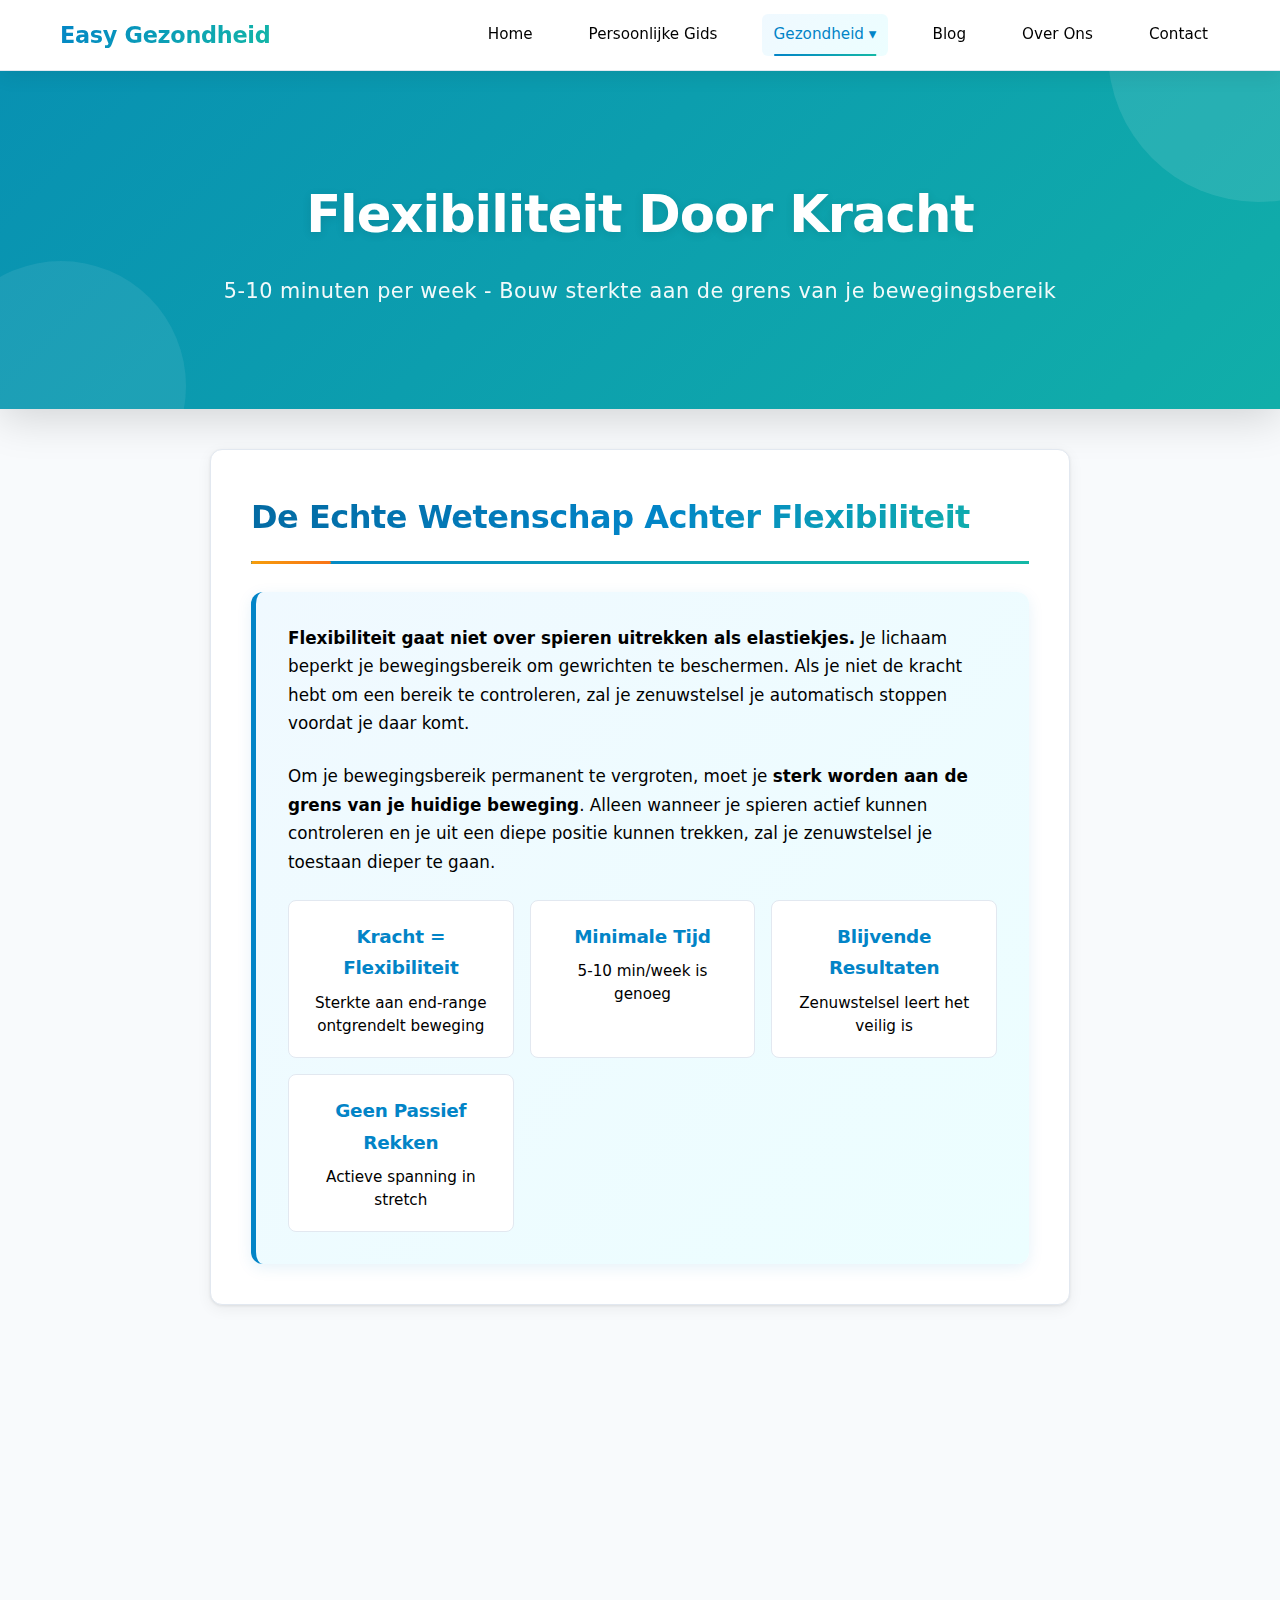
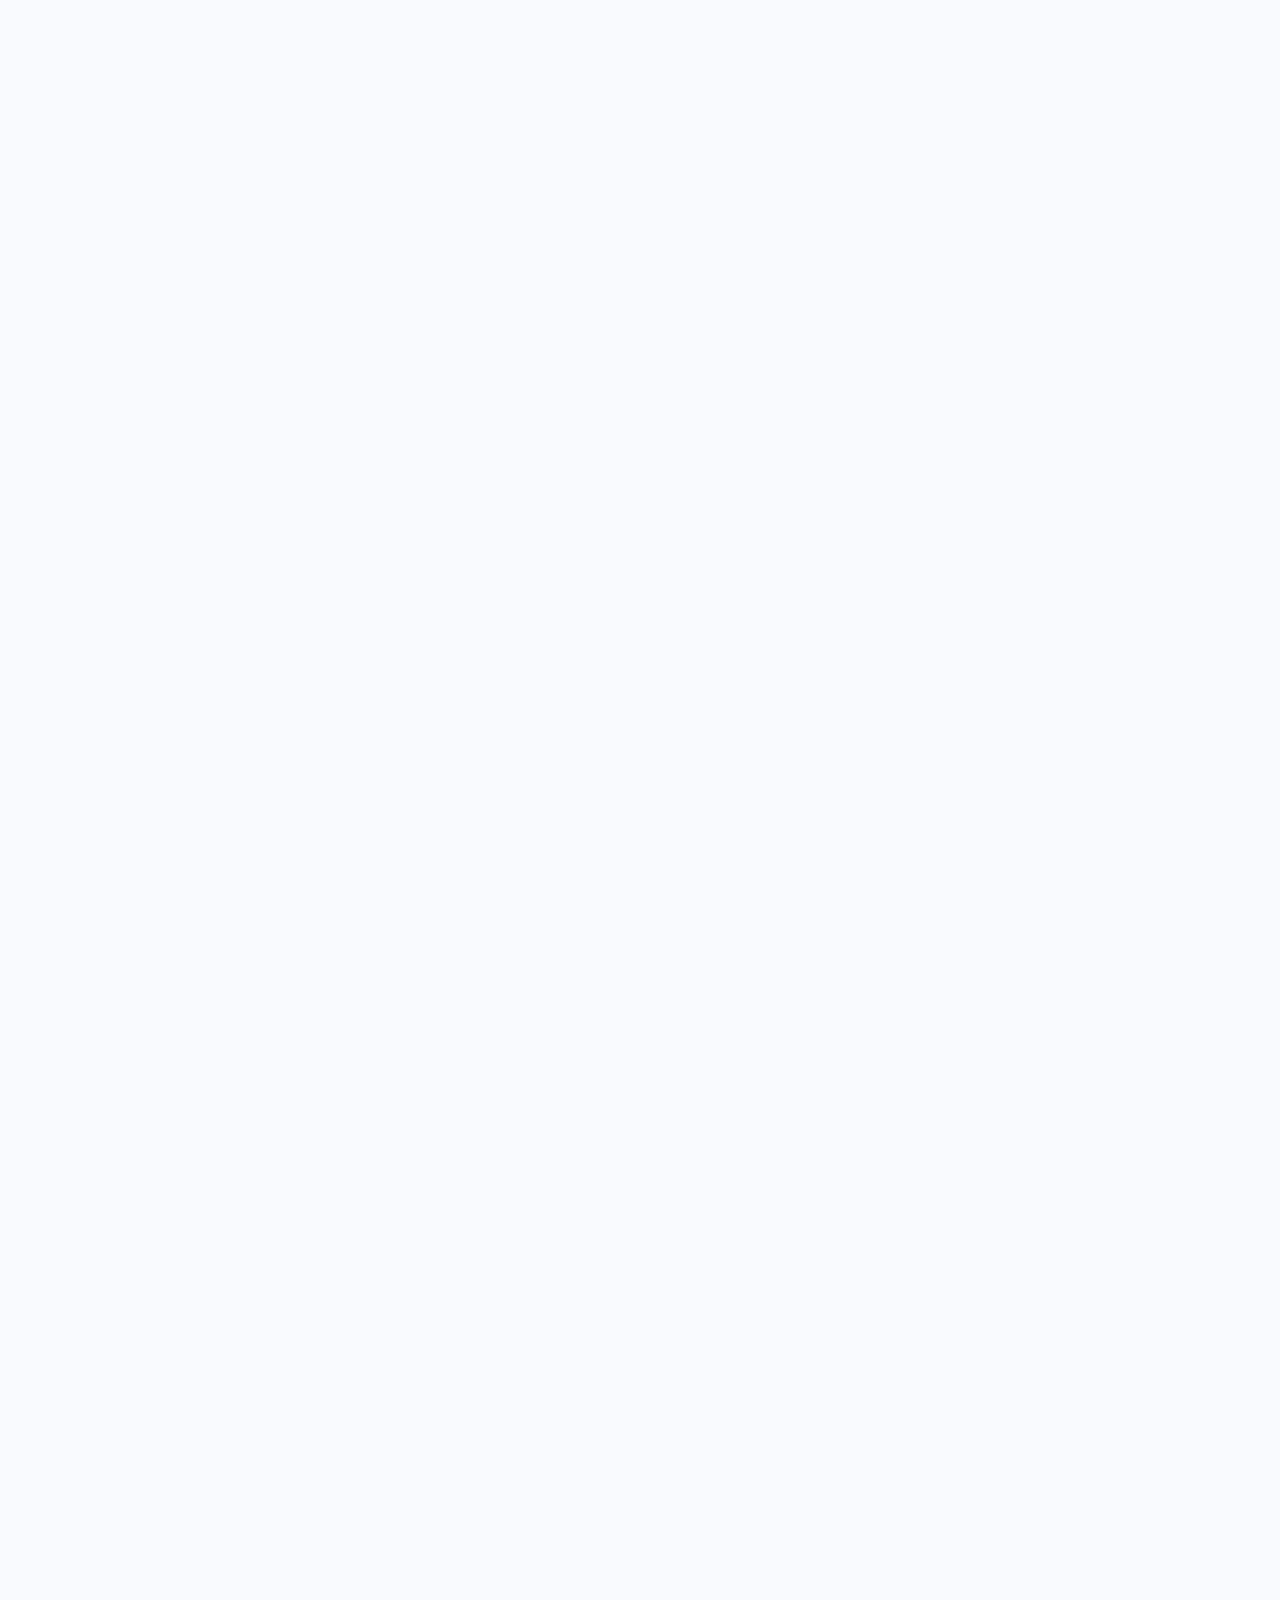
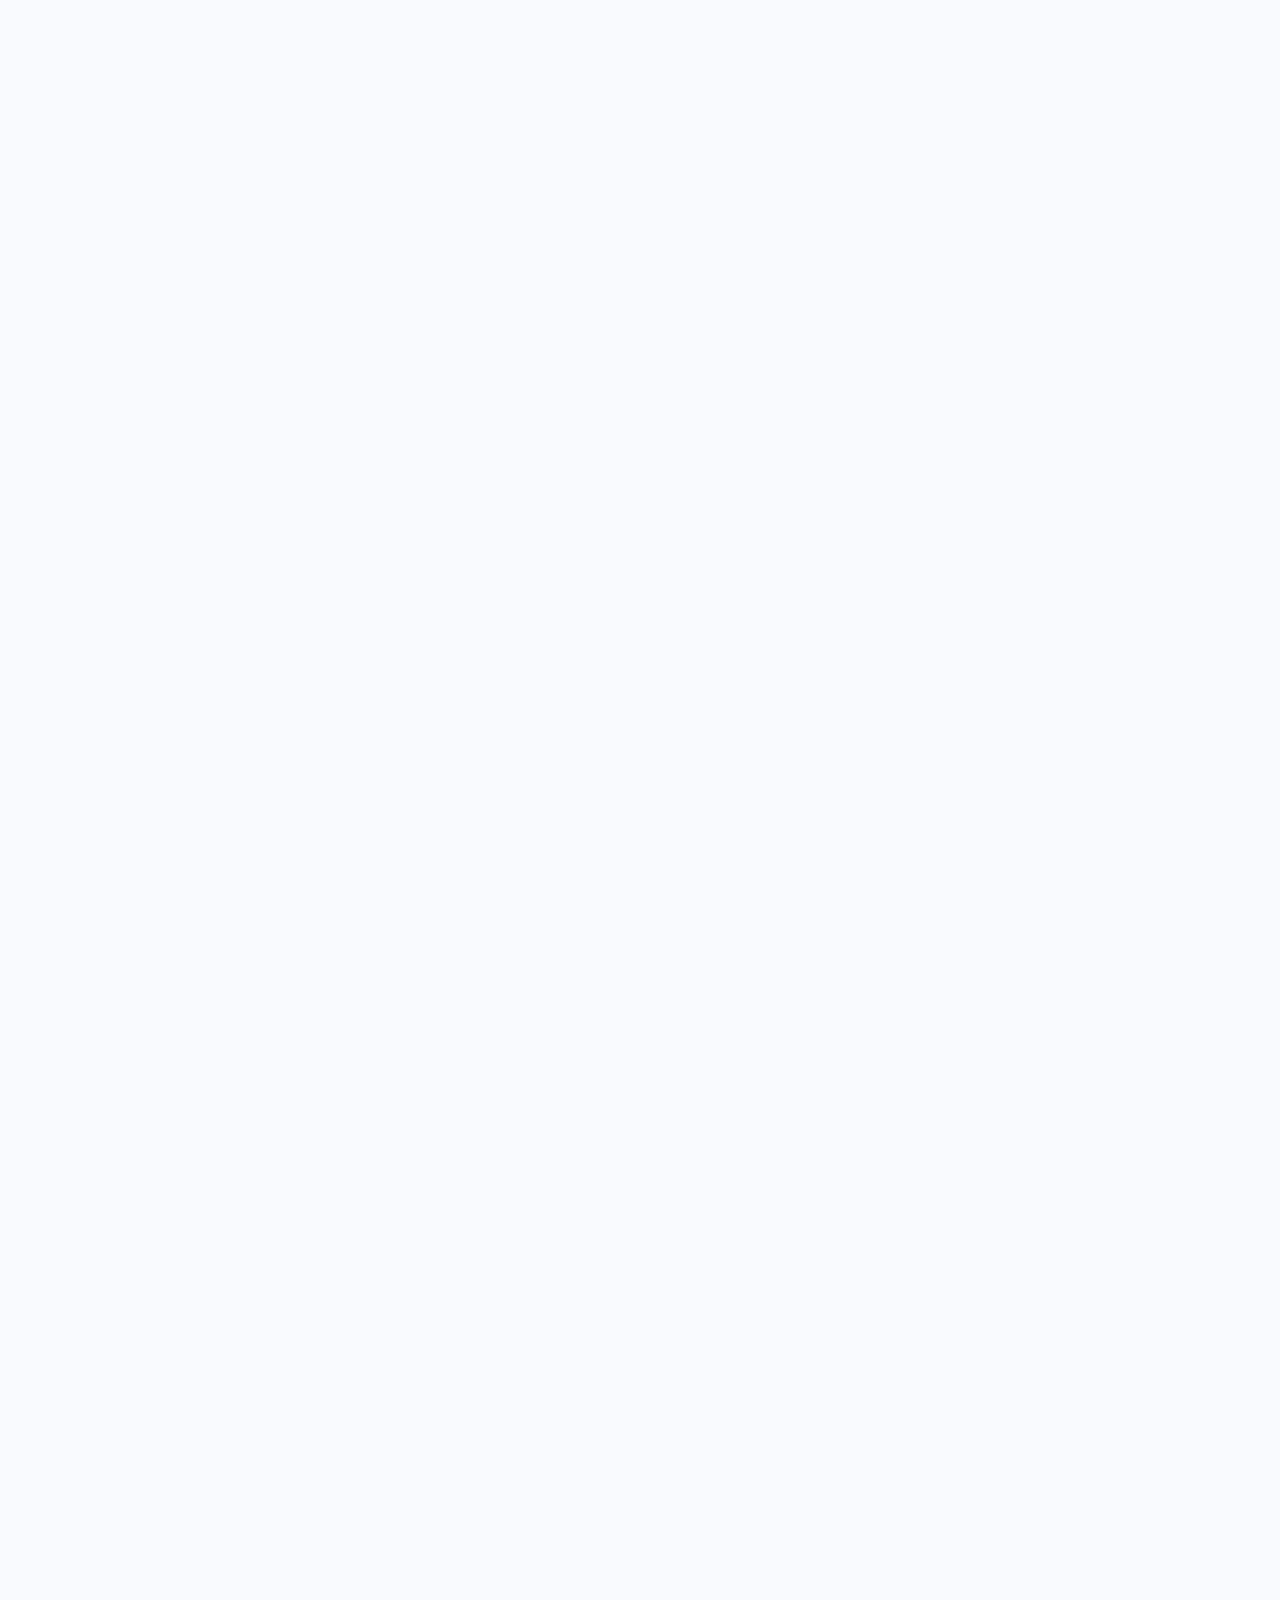
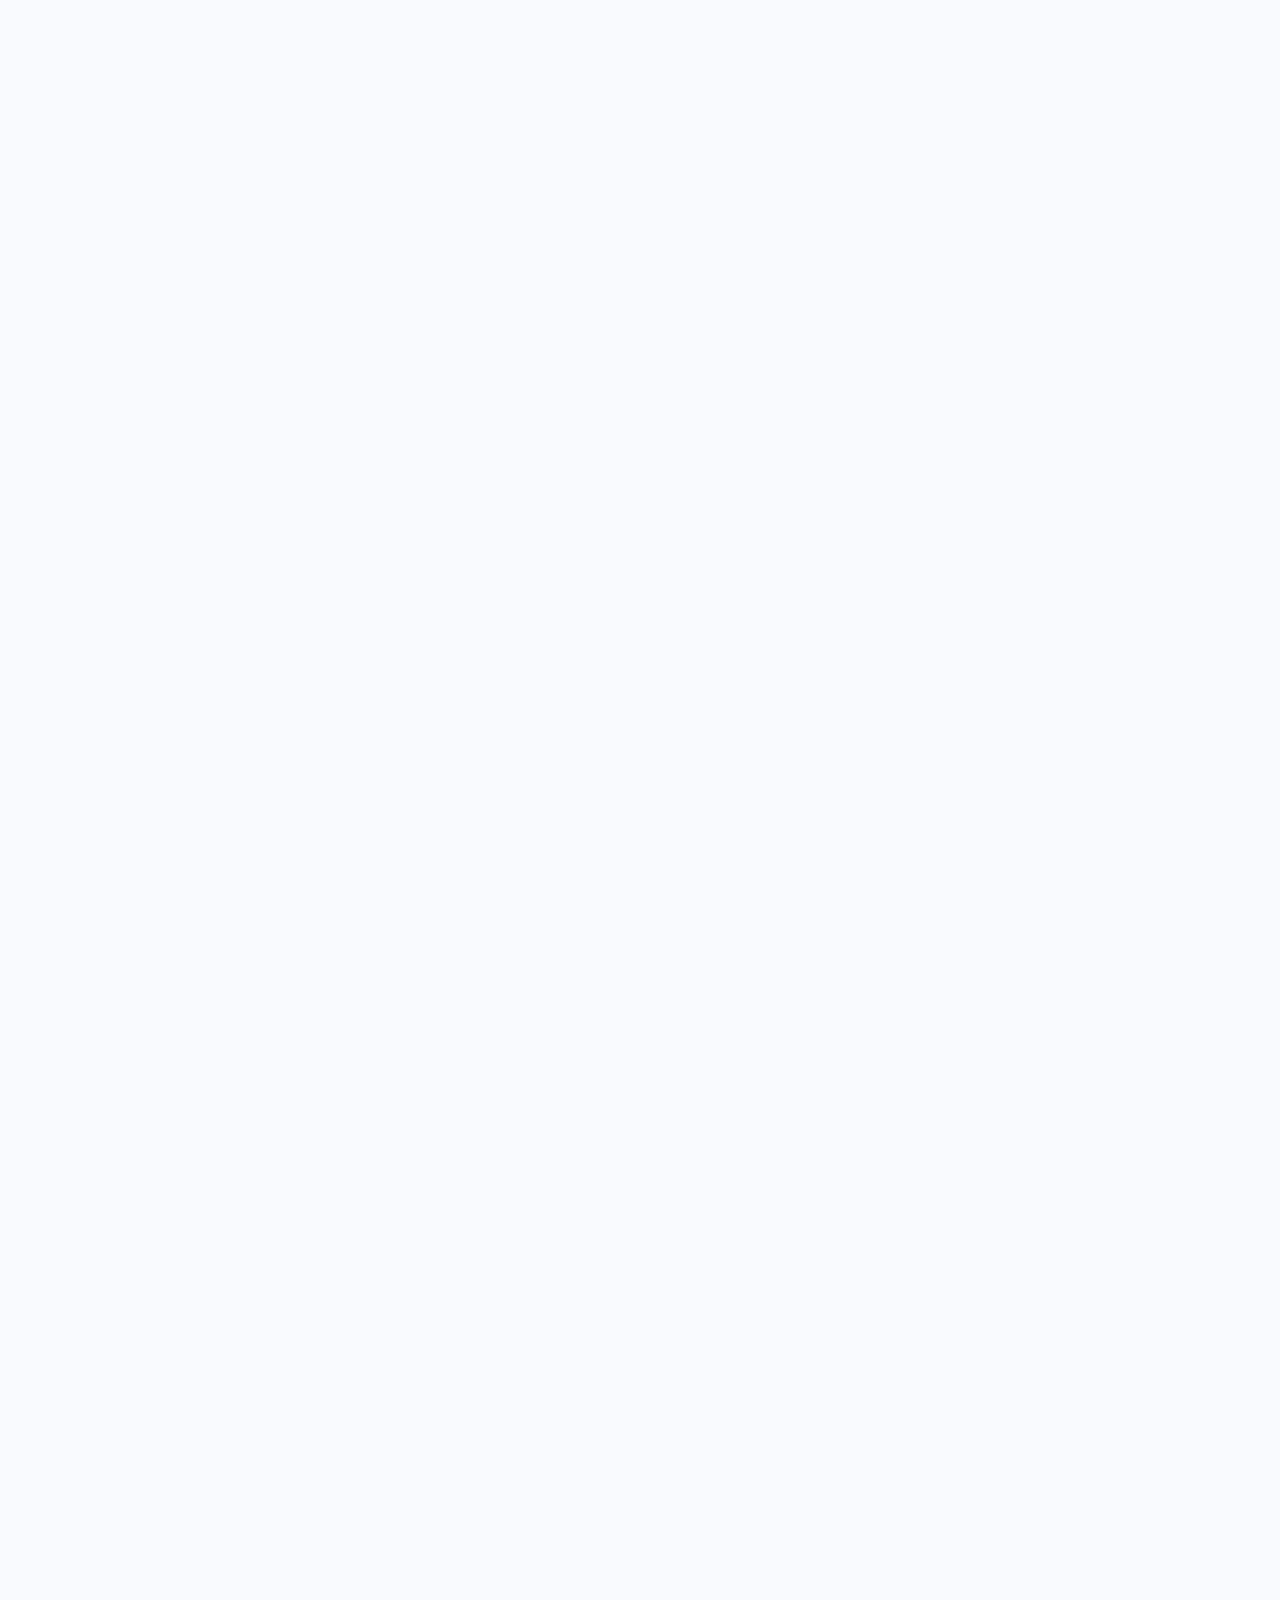
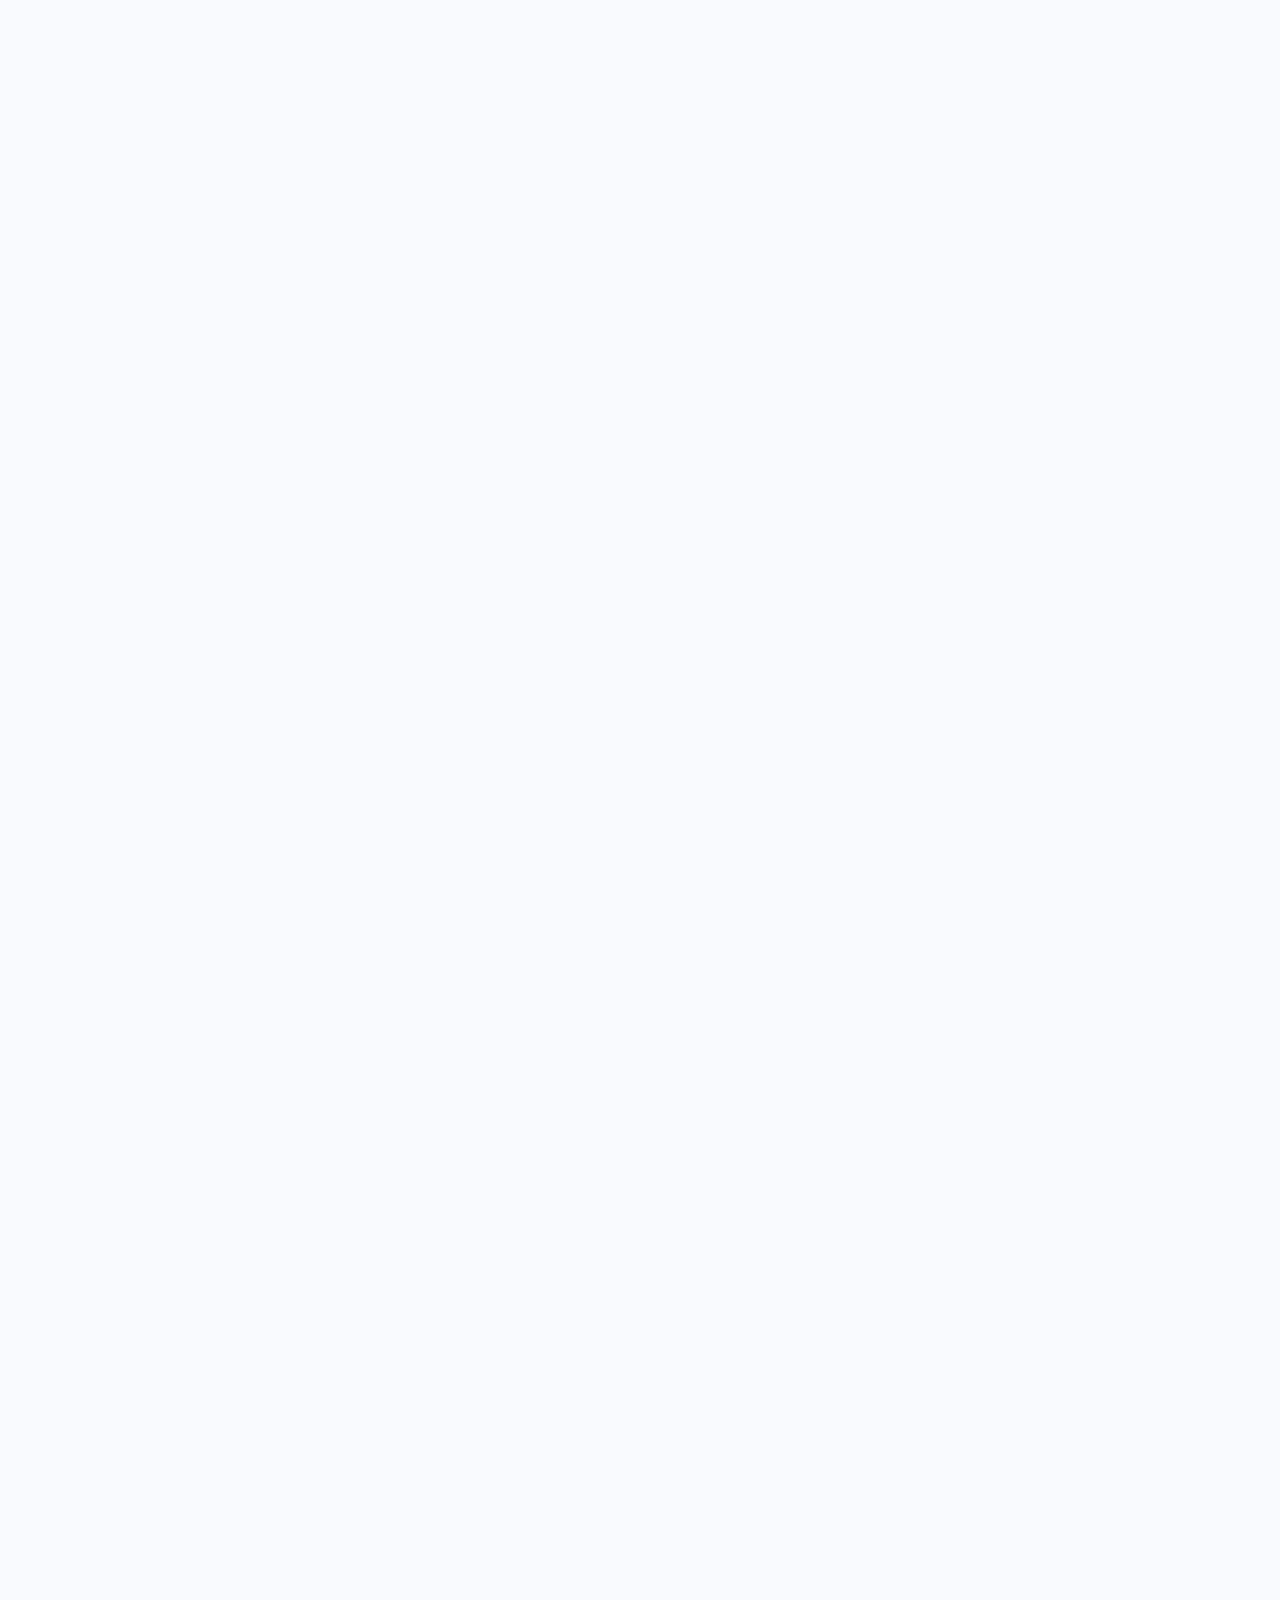
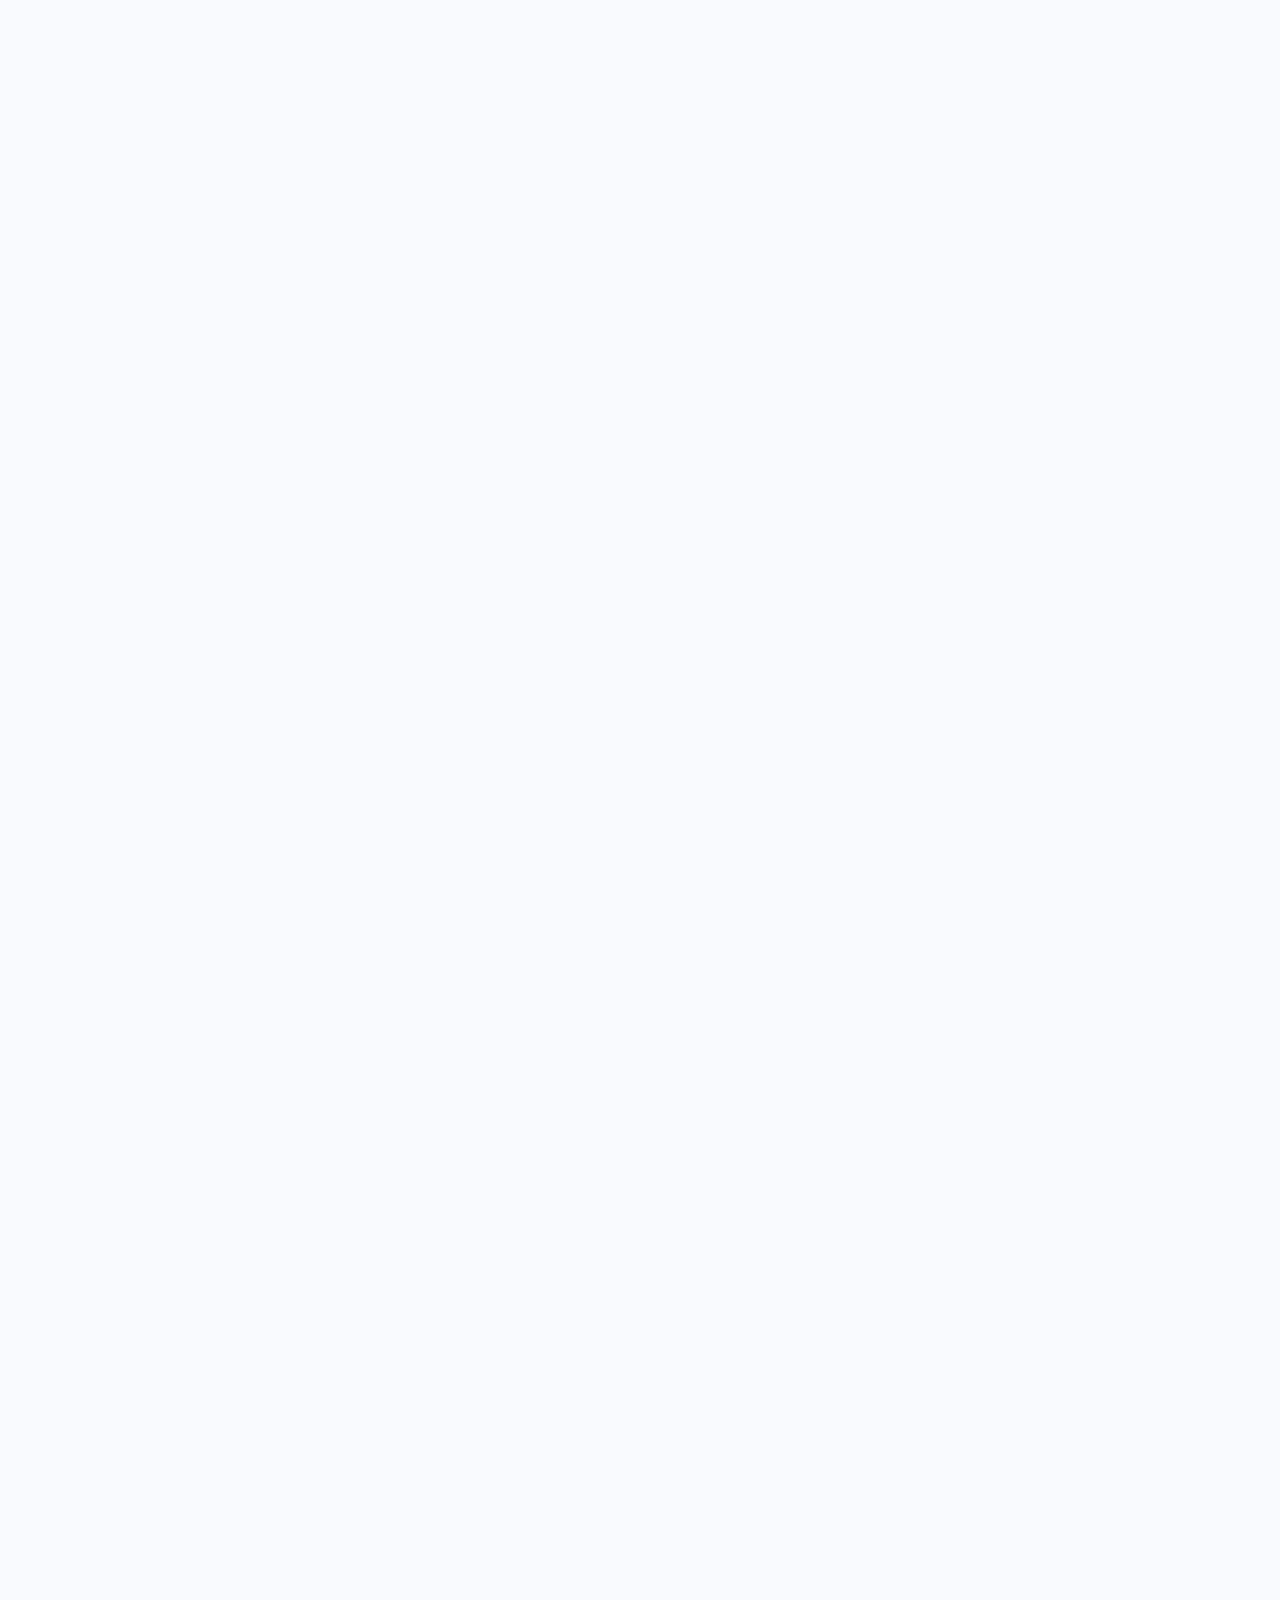
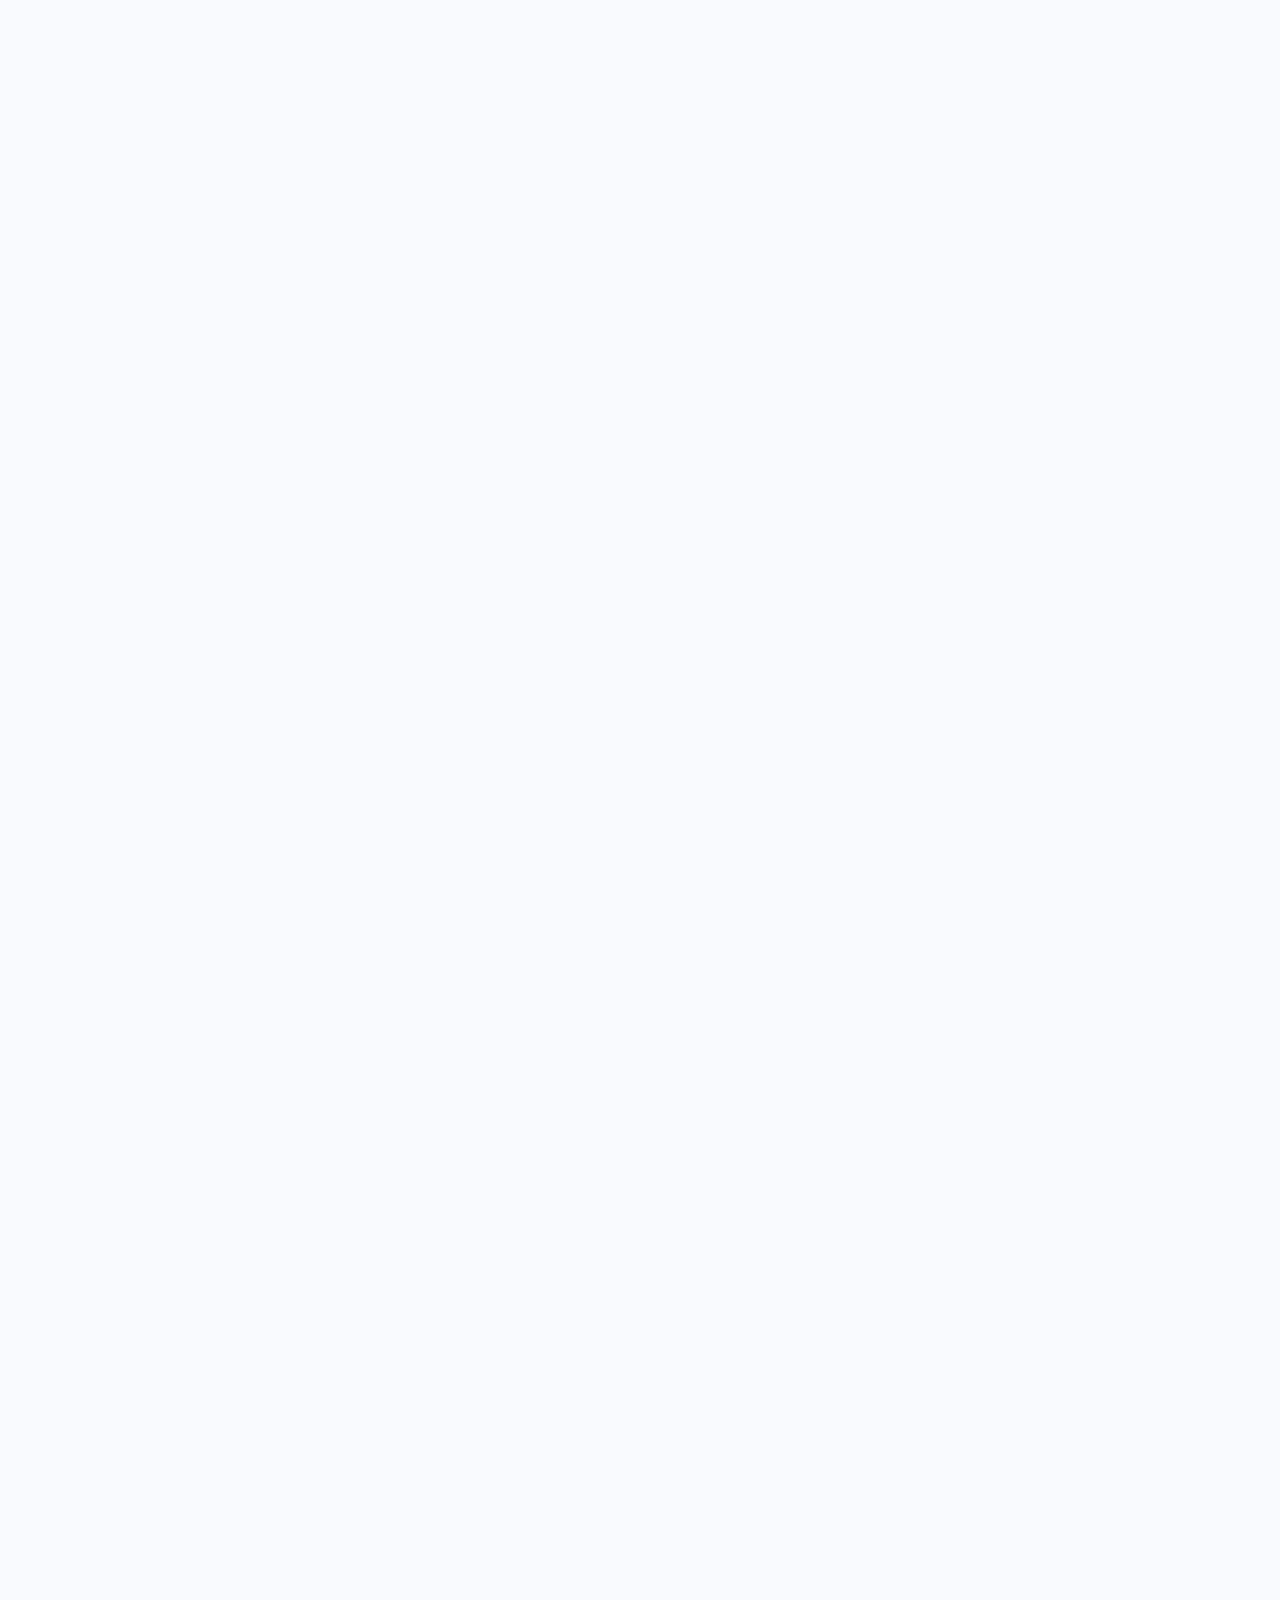
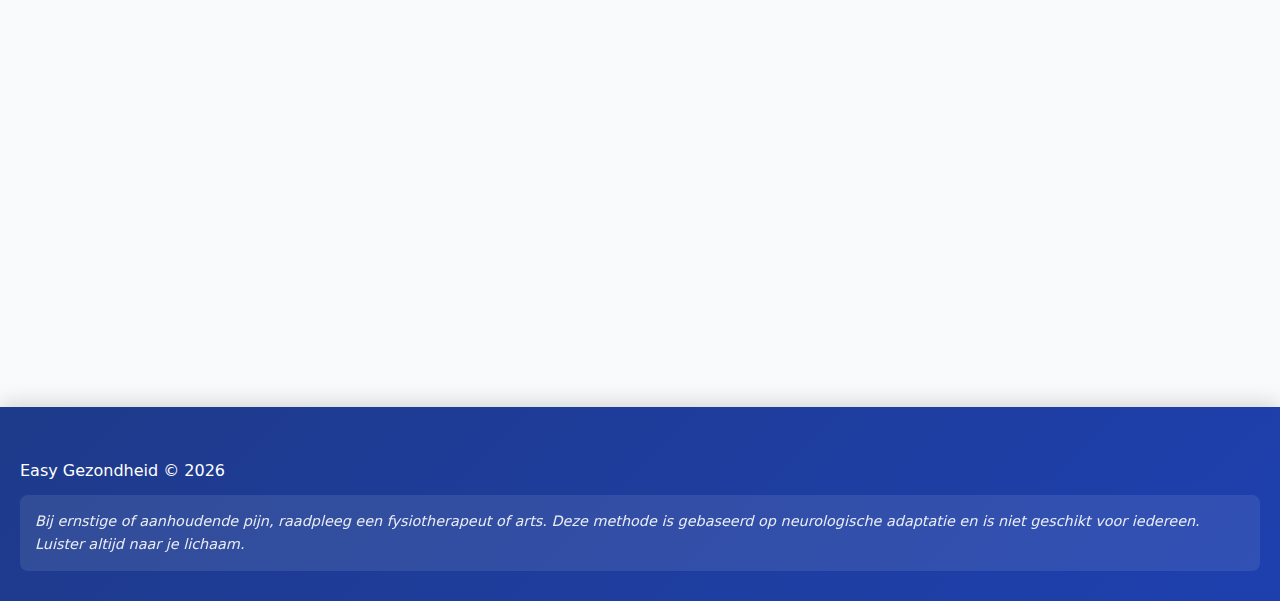
<file: mobility.html>
<!doctype html>
<html lang="nl">
  <head>
    <meta charset="UTF-8" />
    <meta name="viewport" content="width=device-width,initial-scale=1" />
    <title>Mobility Programma - Easy Gezondheid</title>
    <meta name="description" content="Dagelijkse mobility routine voor betere flexibiliteit en minder pijn" />
    <link rel="stylesheet" href="style.css?v=20260118003210" />
  </head>
  <body>
    <nav class="main-nav">
      <div class="nav-container">
        <a href="index.html" class="logo">Easy Gezondheid</a>
                <ul class="nav-menu">
          <li><a href="index.html">Home</a></li>
          <li><a href="guide.html">Persoonlijke Gids</a></li>
          <li class="dropdown">
            <a href="#" class="dropdown-toggle active">Gezondheid ▾</a>
            <ul class="dropdown-menu">
              <li><a href="calisthenics.html">💪 Calisthenics</a></li>
              <li><a href="mobility.html" class="active">🧘 Mobility</a></li>
              <li><a href="slaap.html">😴 Slaap</a></li>
              <li><a href="mentale-gezondheid.html">🧠 Mentale Gezondheid</a></li>
              <li><a href="voeding.html">🍎 Voeding</a></li>
            </ul>
          </li>
          <li><a href="blog.html">Blog</a></li>
          <li><a href="about.html">Over Ons</a></li>
          <li><a href="contact.html">Contact</a></li>
        </ul>
      </div>
    </nav>

    <header>
      <h1>Flexibiliteit Door Kracht</h1>
      <p class="subtitle">5-10 minuten per week - Bouw sterkte aan de grens van je bewegingsbereik</p>
    </header>

    <main>
      <section>
        <h2>De Echte Wetenschap Achter Flexibiliteit</h2>
        <div class="program-intro">
          <p><strong>Flexibiliteit gaat niet over spieren uitrekken als elastiekjes.</strong> Je lichaam beperkt je bewegingsbereik om gewrichten te beschermen. Als je niet de kracht hebt om een bereik te controleren, zal je zenuwstelsel je automatisch stoppen voordat je daar komt.</p>
          
          <p style="margin-top: 16px;">Om je bewegingsbereik permanent te vergroten, moet je <strong>sterk worden aan de grens van je huidige beweging</strong>. Alleen wanneer je spieren actief kunnen controleren en je uit een diepe positie kunnen trekken, zal je zenuwstelsel je toestaan dieper te gaan.</p>
          
          <div class="mobility-benefits">
            <div class="benefit-card">
              <h3>Kracht = Flexibiliteit</h3>
              <p>Sterkte aan end-range ontgrendelt beweging</p>
            </div>
            <div class="benefit-card">
              <h3>Minimale Tijd</h3>
              <p>5-10 min/week is genoeg</p>
            </div>
            <div class="benefit-card">
              <h3>Blijvende Resultaten</h3>
              <p>Zenuwstelsel leert het veilig is</p>
            </div>
            <div class="benefit-card">
              <h3>Geen Passief Rekken</h3>
              <p>Actieve spanning in stretch</p>
            </div>
          </div>
        </div>
      </section>

      <section>
        <h2>Het Kernprincipe: Actieve Spanning</h2>
        
        <div class="exercise-card">
          <div class="exercise-content">
            <div class="exercise-description">
              <h4>Waarom Passief Rekken Niet Genoeg Is:</h4>
              <ul>
                <li><strong>Gebrek aan flexibiliteit is een beschermende automatische spiercontractie</strong> - je lichaam beschermt gewrichten door beweging te beperken</li>
                <li><strong>Het zenuwstelsel bepaalt je bereik</strong> - niet de fysieke lengte van je spieren</li>
                <li><strong>Als je niet sterk bent in een positie, blijft het zenuwstelsel je blokkeren</strong> - zelfs na passief rekken</li>
                <li><strong>Oplossing: Bouw kracht aan die end-range</strong> - bewijs aan je lichaam dat je de positie kunt controleren</li>
              </ul>
              
              <h4 style="margin-top: 24px;">De Methode - Actieve Muscle Engagement:</h4>
              <ol>
                <li>Beweeg naar het punt waar je spieren spanning voelen (de grens van je huidige bereik)</li>
                <li><strong>Contract je spieren zo hard mogelijk precies daar</strong> - dit is het tegenovergestelde van ontspannen</li>
                <li>Deze actieve spanning signaleert je zenuwstelsel: "Ik kan dit bereik controleren. Het is veilig."</li>
                <li>In de loop van tijd breidt dit het bereik uit dat je lichaam toestaat</li>
                <li>Je krijgt diepere ROM omdat je zenuwstelsel leert dat het veilig én sterk is</li>
              </ol>
              
              <p style="margin-top: 20px; padding: 16px; background: #f0f9ff; border-left: 4px solid #0284C7; border-radius: 6px;">
                <strong>💡 Kernidee:</strong> <em>Flexibiliteit is niet over het verlengen van spieren - het gaat over sterk worden in de end-ranges die je lichaam momenteel vermijdt.</em>
              </p>
            </div>
          </div>
        </div>
      </section>

      <section>
        <h2>De 5-Minuten Lower Body Protocol</h2>
        <p class="section-intro">Deze 5 bewegingen trainen kracht in stretched posities. Doe 1-2x per week met maximale actieve spanning. Totale tijd: ~5-10 minuten.</p>

        <!-- Exercise 1: Pike / Standing Hamstring Work -->
        <div class="mobility-card">
          <div class="mobility-header">
            <div class="header-left">
              <h3>1. Pike / Hamstring End-Range Kracht</h3>
              <span class="target-area">Hamstrings - Heup Flexie Bereik</span>
            </div>
            <span class="duration">1 min - Actieve sets</span>
          </div>
          
          <div class="mobility-content">
            <div class="why-section">
              <h4>Waarom Deze Beweging:</h4>
              <p>Hamstring "stijfheid" is vaak een beschermingsmechanisme. Door actief te contracteren terwijl je diep in de stretch zit, leer je je zenuwstelsel dat je deze positie kunt controleren.</p>
            </div>

            <div class="how-section">
              <h4>Uitvoering:</h4>
              <ol>
                <li>Buig voorover vanaf de heupen met rechte benen (zittend of staand)</li>
                <li>Beweeg naar het punt waar je spieren onwillekeurig spannen (je end-range)</li>
                <li><strong>Contract je hamstrings en bilspieren zo hard mogelijk</strong> terwijl je in deze positie bent</li>
                <li>Houd deze actieve spanning 5-10 seconden</li>
                <li>Beweeg voorzichtig iets dieper terwijl je de spanning behoudt</li>
                <li>Herhaal 3-5 keer, steeds iets dieper werkend</li>
              </ol>
            </div>

            <div class="tips-section">
              <h4>Cruciale Punten:</h4>
              <ul>
                <li><strong>Dit is GEEN passief rekken</strong> - je moet actief contracteren</li>
                <li>Het doel is kracht onder stretch, niet simpelweg tenen aanraken</li>
                <li>Adem door tijdens de contracties</li>
                <li>Focus op het gevoel van actieve controle, niet op pijn</li>
              </ul>
            </div>
          </div>
        </div>

        <!-- Exercise 2: Pancake / Adductor Work -->
        <div class="mobility-card">
          <div class="mobility-header">
            <div class="header-left">
              <h3>2. Pancake / Adductor (Wijde Benen) Kracht</h3>
              <span class="target-area">Adductoren - Heup Abductie Bereik</span>
            </div>
            <span class="duration">1 min - Actieve sets</span>
          </div>
          
          <div class="mobility-content">
            <div class="why-section">
              <h4>Waarom Deze Beweging:</h4>
              <p>De pancake stretch is cruciaal voor veel calisthenics skills (zoals straddle presses). Door actief te spannen in de wijde positie, bouw je de kracht die diepere ranges ontgrendelt.</p>
            </div>

            <div class="how-section">
              <h4>Uitvoering:</h4>
              <ol>
                <li>Zit met benen zo wijd mogelijk gespreid</li>
                <li>Trek jezelf voorover richting de grond</li>
                <li>Op het punt van spanning: <strong>span je adductoren (binnenkant dijen) actief aan</strong></li>
                <li>Duw tegelijk je borst naar voren en probeer dieper te komen</li>
                <li>Bouw spanningscontrole op door te contracteren tegen de beweging</li>
                <li>3-5 sets van 5-10 seconden actieve spanning</li>
              </ol>
            </div>

            <div class="tips-section">
              <h4>Cruciale Punten:</h4>
              <ul>
                <li>Trek je naar voren <em>terwijl</em> je adductoren aanspant - dit is de paradox die werkt</li>
                <li>Niet gewoon passief leunen - actieve weerstand is de sleutel</li>
                <li>Dit ontgrendelt veel andere movement skills</li>
                <li>Hou je rug recht, draai vanuit de heupen</li>
              </ul>
            </div>
          </div>
        </div>

        <!-- Exercise 3: Front Split Mechanics -->
        <div class="mobility-card">
          <div class="mobility-header">
            <div class="header-left">
              <h3>3. Front Split - Hip Flexor Kracht</h3>
              <span class="target-area">Hip Flexors & Hamstrings - Splits Bereik</span>
            </div>
            <span class="duration">1 min per kant</span>
          </div>
          
          <div class="mobility-content">
            <div class="why-section">
              <h4>Waarom Deze Beweging:</h4>
              <p>Front splits vereisen zowel hamstring flexibiliteit als hip flexor kracht. De sleutel is niet passieve diepte, maar actieve heup extensie kracht in de achterste been.</p>
            </div>

            <div class="how-section">
              <h4>Uitvoering:</h4>
              <ol>
                <li>Schuif één voet naar voren in split-positie</li>
                <li>Achterste been strekt naar achteren</li>
                <li><strong>Focus eerst op actief contracteren van je achterste heup flexoren</strong></li>
                <li>Dit is de kern kracht-determinant, niet het voorste been</li>
                <li>Span je bilspieren van het achterste been aan</li>
                <li>Probeer je achterste been actief "op te tillen" terwijl je laag blijft</li>
                <li>Houd 5-10 seconden, beweeg iets dieper, herhaal</li>
              </ol>
            </div>

            <div class="tips-section">
              <h4>Cruciale Punten:</h4>
              <ul>
                <li>Hip extensie kracht (achterste been) is belangrijker dan voorste been stretch</li>
                <li>Denk aan het "wegduwen van de grond" met je achterste been</li>
                <li>Gebruik een yoga blok of kussen onder je handen voor support indien nodig</li>
                <li>Niet forceren - actieve controle bouwt range op</li>
              </ul>
            </div>
          </div>
        </div>

        <!-- Exercise 4: Side Split / Hip Abduction -->
        <div class="mobility-card">
          <div class="mobility-header">
            <div class="header-left">
              <h3>4. Side Split / Hip Abductie Kracht</h3>
              <span class="target-area">Adductoren - Zijwaartse Splits</span>
            </div>
            <span class="duration">1 min - Horse Stance Work</span>
          </div>
          
          <div class="mobility-content">
            <div class="why-section">
              <h4>Waarom Deze Beweging:</h4>
              <p>Side splits vereisen extreme adductor kracht aan end-range. Door actief te contracteren in een wijde stance, bouw je de kracht die je zenuwstelsel over tijd laat loslaten.</p>
            </div>

            <div class="how-section">
              <h4>Uitvoering:</h4>
              <ol>
                <li>Neem een wijde horse-stance (brede stand)</li>
                <li>Laat jezelf zakken tot dijen ongeveer parallel zijn</li>
                <li><strong>Span je binnendijen actief aan</strong> alsof je ze tegen elkaar wilt duwen</li>
                <li>Tegelijkertijd blijf je zo laag mogelijk in de positie</li>
                <li>Bouw actieve weerstand - niet passief hangen</li>
                <li>Houd 10-15 seconden, rust, herhaal 3-5x</li>
                <li>Werk geleidelijk naar wijdere stances</li>
              </ol>
            </div>

            <div class="tips-section">
              <h4>Cruciale Punten:</h4>
              <ul>
                <li>Dit is kracht-training in stretched positie, geen passief rekken</li>
                <li>Je bouwt inner-thigh kracht op die over tijd diepere splits mogelijk maakt</li>
                <li>Hou je rug recht, borst omhoog</li>
                <li>Voeten wijzen vooruit of licht naar buiten</li>
              </ul>
            </div>
          </div>
        </div>

        <!-- Exercise 5: Pigeon / Hip Rotation -->
        <div class="mobility-card">
          <div class="mobility-header">
            <div class="header-left">
              <h3>5. Pigeon Pose - Deep Hip External Rotation</h3>
              <span class="target-area">Glutes & Deep Hip Rotators</span>
            </div>
            <span class="duration">1 min per kant</span>
          </div>
          
          <div class="mobility-content">
            <div class="why-section">
              <h4>Waarom Deze Beweging:</h4>
              <p>Voor glute en diepe heup externe rotatie flexibiliteit. Net als alle protocols: je spant de stretch-spieren actief aan in plaats van alleen maar in de positie te hangen.</p>
            </div>

            <div class="how-section">
              <h4>Uitvoering:</h4>
              <ol>
                <li>Eén been vooruit gebogen (zoals in pigeon pose), achterste been gestrekt</li>
                <li>Voorste knie gebogen, scheenbeen ongeveer parallel aan voorkant van mat</li>
                <li>Beweeg naar het punt waar je glutes en externe rotatoren spanning voelen</li>
                <li><strong>Contract deze spieren zo hard mogelijk</strong> - actief aanspannen, niet ontspannen</li>
                <li>Houd 5-10 seconden terwijl je contracteert</li>
                <li>Leun iets dieper terwijl je de spanning behoudt</li>
                <li>Herhaal 3-5 keer per kant</li>
              </ol>
            </div>

            <div class="tips-section">
              <h4>Cruciale Punten:</h4>
              <ul>
                <li>Span je glutes en externe rotatoren actief aan - dit is tegenintuïtief maar effectief</li>
                <li>Houd heupen vierkant naar voren gericht</li>
                <li>Als te intens: gebruik een kussen onder je heup van het voorste been</li>
                <li>Focus op controle, niet op diepte</li>
              </ul>
            </div>
          </div>
        </div>
      </section>

      <section>
        <h2>De Praktische Routine</h2>
              <li><strong>Hoge spanning</strong> - maximale contractie aan end-range</li>
              <li><strong>Zelden maar intensief</strong> gedaan - 1-2x per week is genoeg</li>
              <li><strong>Blijvende kracht</strong> - niet momentane pijn of passieve rek</li>
            </ul>
          </div>

          <div class="structure-block">
            <h4>💪 Kracht → Flexibiliteit (Niet Andersom)</h4>
            <p>De volgorde is cruciaal:</p>
            <ul>
              <li>Je bouwt eerst <strong>kracht aan end-range</strong></li>
              <li>Je zenuwstelsel leert dat deze positie <strong>veilig</strong> is</li>
              <li>Het zenuwstelsel staat meer beweging toe omdat je <strong>controle</strong> hebt bewezen</li>
              <li>Je krijgt diepere ROM als <strong>resultaat</strong> van kracht, niet door forceren</li>
            </ul>
          </div>

          <div class="structure-block">
            <h4>⏱️ Timing & Frequentie</h4>
            <p>Minder is echt meer:</p>
            <ul>
              <li><strong>5-10 minuten per week totaal</strong></li>
              <li><strong>1-2 sessies per week</strong> (niet dagelijks!)</li>
              <li>Elke beweging: <strong>3-5 sets van 5-10 seconden</strong> actieve contractie</li>
              <li>Volledig herstel tussen sessies - dit is neurologisch werk</li>
            </ul>
          </div>
        </div>
      </section>

      <section>
        <h2>De Praktische Routine</h2>
        
        <div class="workout-schedule">
          <div class="schedule-option">
            <h3>Weekschema</h3>
            <p class="schedule-desc">Kies 1 of 2 dagen per week voor je flexibility work</p>
            <div class="week-layout" style="grid-template-columns: 1fr;">
              <span class="workout-day">📍 Maandag of Dinsdag: Volledige 5-bewegingen routine (5-10 min)</span>
              <span class="rest-day">Woensdag-Donderdag: Rust</span>
              <span class="workout-day">📍 Vrijdag of Zaterdag (optioneel): Herhaal routine (5-10 min)</span>
              <span class="rest-day">Overige dagen: Volledige rust van flexibility work</span>
            </div>
          </div>

          <div class="schedule-option">
            <h3>Per Beweging Protocol</h3>
            <p class="schedule-desc">Zo voer je elke beweging uit:</p>
            <ul style="list-style: none; padding: 0;">
              <li style="padding: 12px; margin-bottom: 8px; background: #f0f9ff; border-left: 3px solid #0284C7; border-radius: 4px;">
                <strong>1.</strong> Beweeg naar end-range (waar spanning begint)
              </li>
              <li style="padding: 12px; margin-bottom: 8px; background: #f0f9ff; border-left: 3px solid #0284C7; border-radius: 4px;">
                <strong>2.</strong> Contract spieren maximaal (5-10 seconden)
              </li>
              <li style="padding: 12px; margin-bottom: 8px; background: #f0f9ff; border-left: 3px solid #0284C7; border-radius: 4px;">
                <strong>3.</strong> Ontspan kort en beweeg iets dieper
              </li>
              <li style="padding: 12px; margin-bottom: 8px; background: #f0f9ff; border-left: 3px solid #0284C7; border-radius: 4px;">
                <strong>4.</strong> Herhaal 3-5 keer per beweging
              </li>
              <li style="padding: 12px; margin-bottom: 8px; background: #f0f9ff; border-left: 3px solid #0284C7; border-radius: 4px;">
                <strong>5.</strong> Wissel naar volgende beweging
              </li>
            </ul>
          </div>
        </div>

        <div style="margin-top: 24px; padding: 20px; background: linear-gradient(135deg, #fef3c7, #fde68a); border-radius: 10px; border-left: 4px solid #f59e0b;">
          <h4 style="color: #000000 !important; margin-bottom: 12px;">⚡ Realistische Verwachtingen</h4>
          <p style="color: #000000 !important; line-height: 1.7; margin: 0;">
            <strong>Eerste 2-4 weken:</strong> Je leert de techniek van actief contracteren. Weinig zichtbare verandering.<br>
            <strong>4-8 weken:</strong> Merkbare verbetering in hoe ver je kunt gaan met controle.<br>
            <strong>8-16 weken:</strong> Significante ROM toename. Je zenuwstelsel heeft zich aangepast.<br>
            <strong>6-12 maanden:</strong> Voor grote doelen zoals full splits - geduld is essentieel.<br><br>
            <em>Dit is neurologisch werk. Je hertraint je zenuwstelsel, niet alleen je spieren.</em>
          </p>
        </div>
      </section>

      <section>
        <h2>Veelgestelde Vragen</h2>
        
        <div class="training-structure">
          <div class="structure-block">
            <h4>❓ Waarom niet dagelijks rekken?</h4>
            <p>Omdat dit neurologisch werk is, geen mechanisch uitrekken. Je zenuwstelsel heeft tijd nodig om te adapteren. Dagelijks rekken geeft geen extra voordeel en kan zelfs resulteren in minder effectieve aanpassingen.</p>
          </div>

          <div class="structure-block">
            <h4>❓ Moet ik echt zo hard contracteren?</h4>
            <p>Ja! De actieve contractie aan end-range is precies wat je zenuwstelsel signaleert dat de positie veilig is. Zonder die kracht-component blijf je beperkt in je ROM, ongeacht hoeveel je passief rekt.</p>
          </div>

          <div class="structure-block">
            <h4>❓ Kan ik dit combineren met mijn strength training?</h4>
            <p>Absoluut. Doe je flexibility werk op een aparte dag, of na je strength work. Niet ervoor - je wilt fresh zijn voor je krachttraining. 1-2x per week na training of op rustdagen werkt perfect.</p>
          </div>

          <div class="structure-block">
            <h4>❓ Wat als ik al flexibel ben?</h4>
            <p>Dan gebruik je deze methode om kracht te bouwen in je ROM. Veel flexibele mensen hebben geen controle in hun end-ranges, wat blessurerisico vergroot. Actieve kracht in stretch beschermt je.</p>
          </div>

          <div class="structure-block">
            <h4>❓ Waarom voelt dit anders dan normale stretching?</h4>
            <p>Omdat het dat ook is. Normale stretching = passief en mechanisch. Deze methode = actief en neurologisch. Je traint je zenuwstelsel om meer beweging toe te staan door bewezen controle.</p>
          </div>

          <div class="structure-block">
            <h4>❓ Helpt dit voor calisthenics skills?</h4>
            <p>Ja! Pancake helpt met straddle press. Pike helpt met L-sits. Front split verbetert kicks en leg raises. Deze ROM is functioneel voor skills, niet alleen voor het kunnen doen van splits.</p>
          </div>
        </div>
      </section>

      <section>
        <h2>Cruciale Waarschuwingen</h2>
        <div style="background: #fee2e2; padding: 24px; border-radius: 10px; border-left: 4px solid #ef4444;">
          <h4 style="color: #991b1b; margin-bottom: 12px;">⚠️ Belangrijke Veiligheidsinformatie</h4>
          <ul style="color: #7f1d1d; line-height: 1.8; margin: 0; padding-left: 20px;">
            <li><strong>Warm altijd eerst op:</strong> 2-3 minuten lichte beweging voordat je start. Koude spieren en actieve contracties = blessurerisico.</li>
            <li><strong>Pijn = STOP:</strong> Scherpe pijn, tintelingen, of numbness betekent stoppen. Dit is kracht-werk, geen pijn-tolerantie training.</li>
            <li><strong>Progressie duurt tijd:</strong> Verwacht geen splits in 4 weken. Zenuwstelsel aanpassing is langzaam en dat is goed.</li>
            <li><strong>Niet forceren:</strong> Actieve contractie is anders dan forceren. Je bouwt kracht op, duwt niet door barrières.</li>
            <li><strong>Bij twijfel: professional:</strong> Als je blessures hebt gehad of twijfelt, raadpleeg een fysiotherapeut of movement coach.</li>
          </ul>
        </div>
      </section>

      <section style="background: linear-gradient(135deg, #0284C7, #0369A1); color: white; text-align: center;">
        <h2 style="color: white; border: none; padding: 0;">Klaar om Echt Flexibel te Worden?</h2>
        <p style="font-size: 1.1em; margin: 20px 0 0 0; line-height: 1.7;">
          Vergeet passief rekken. Vergeet dagelijkse stretch routines.<br>
          Focus op kracht aan end-range, 1-2x per week.<br><br>
          <strong style="font-size: 1.2em;">5-10 minuten per week. 5 bewegingen. Permanente resultaten.</strong><br><br>
          <em>Train je zenuwstelsel. Bouw controle. Ontgrendel beweging.</em>
        </p>
      </section>
    </main>

    <footer>
      <p>Easy Gezondheid © 2026</p>
      <p class="disclaimer">Bij ernstige of aanhoudende pijn, raadpleeg een fysiotherapeut of arts. Deze methode is gebaseerd op neurologische adaptatie en is niet geschikt voor iedereen. Luister altijd naar je lichaam.</p>
    </footer>

    <script src="script.js"></script>
  </body>
</html>
  </body>
</html>
</file>
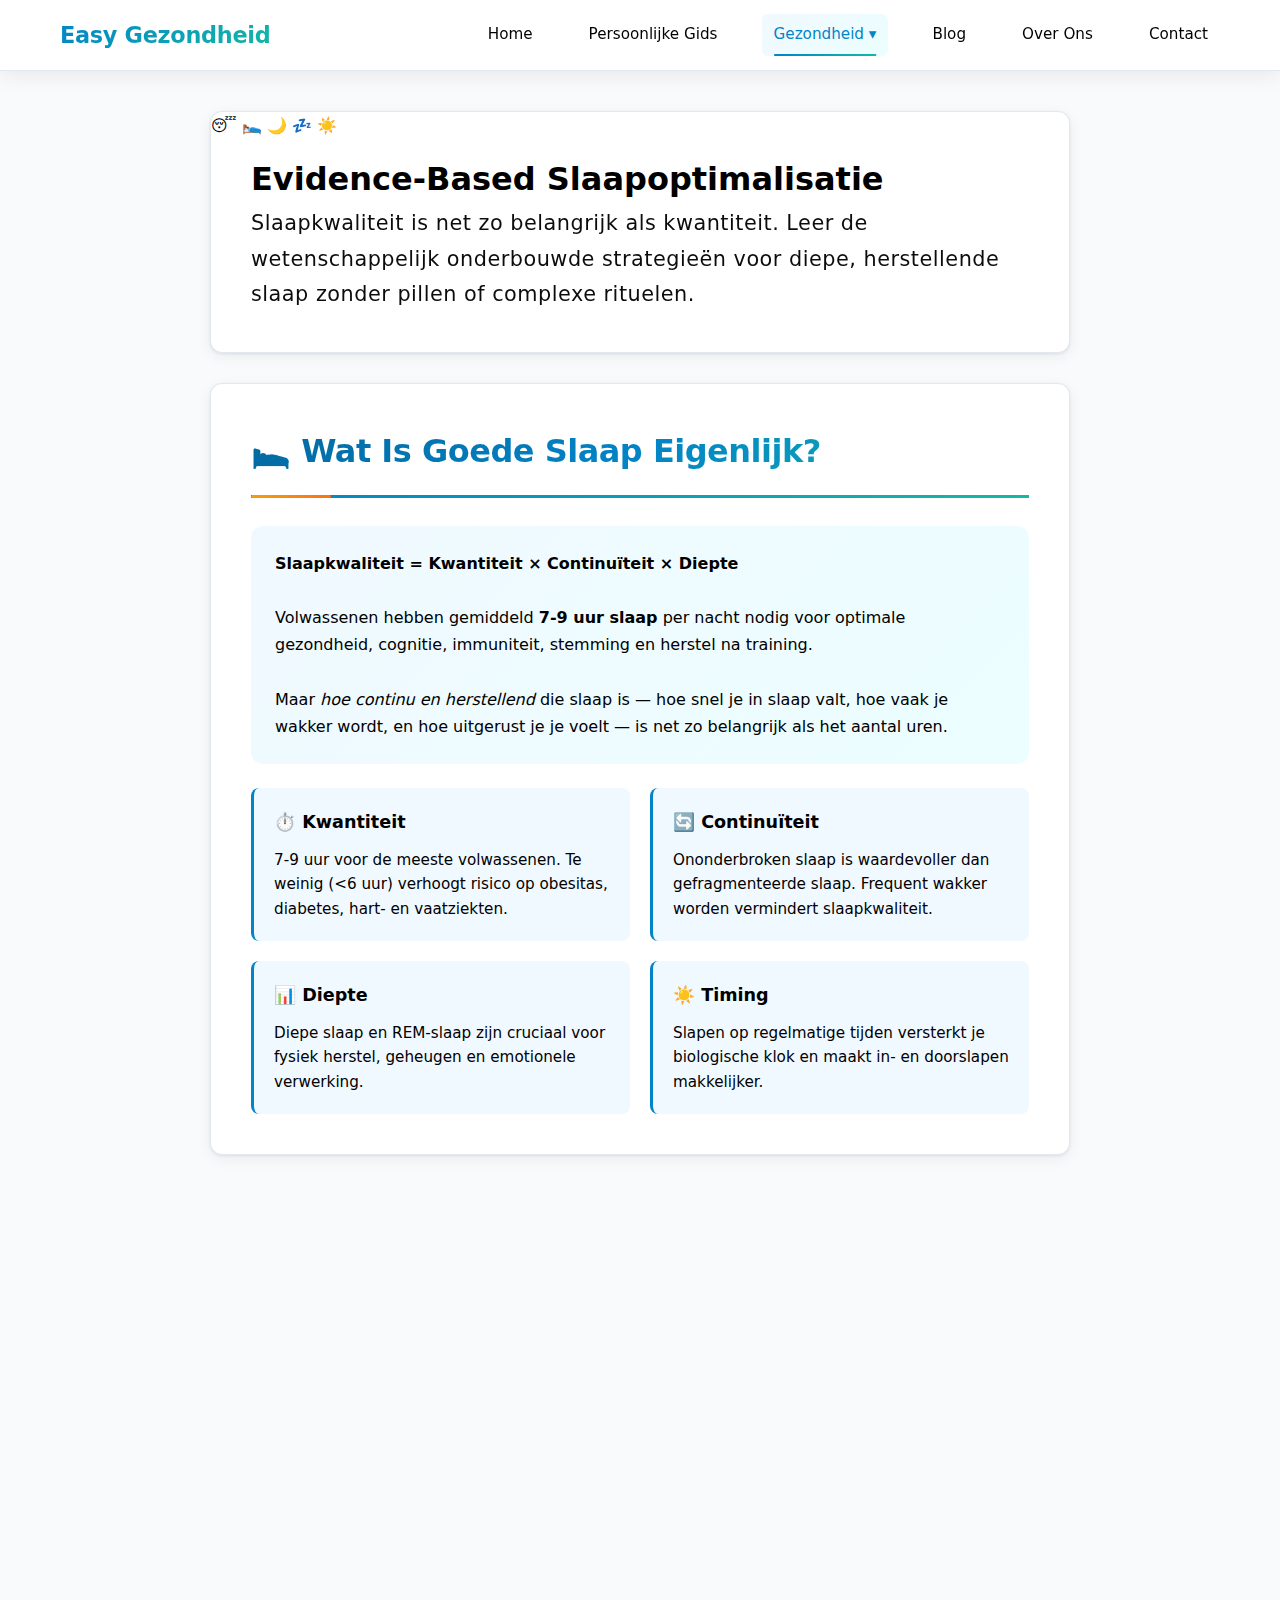
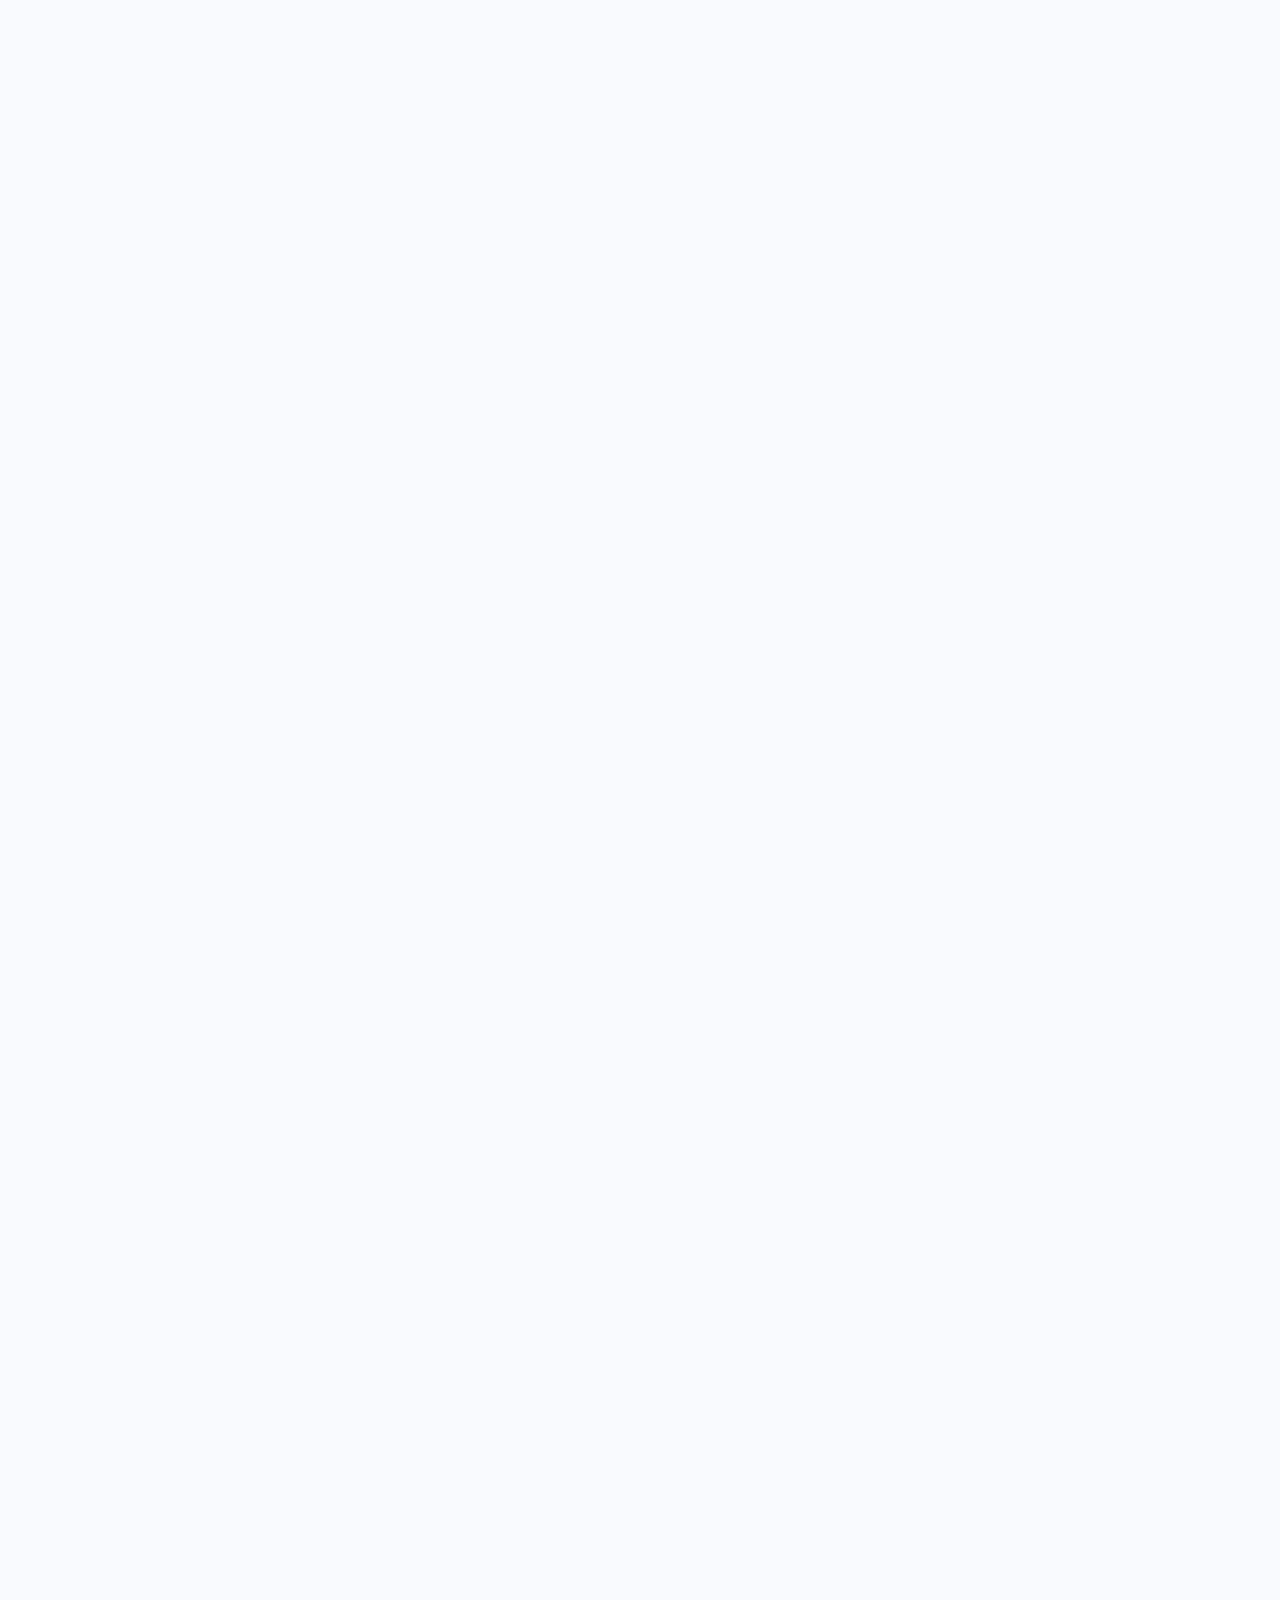
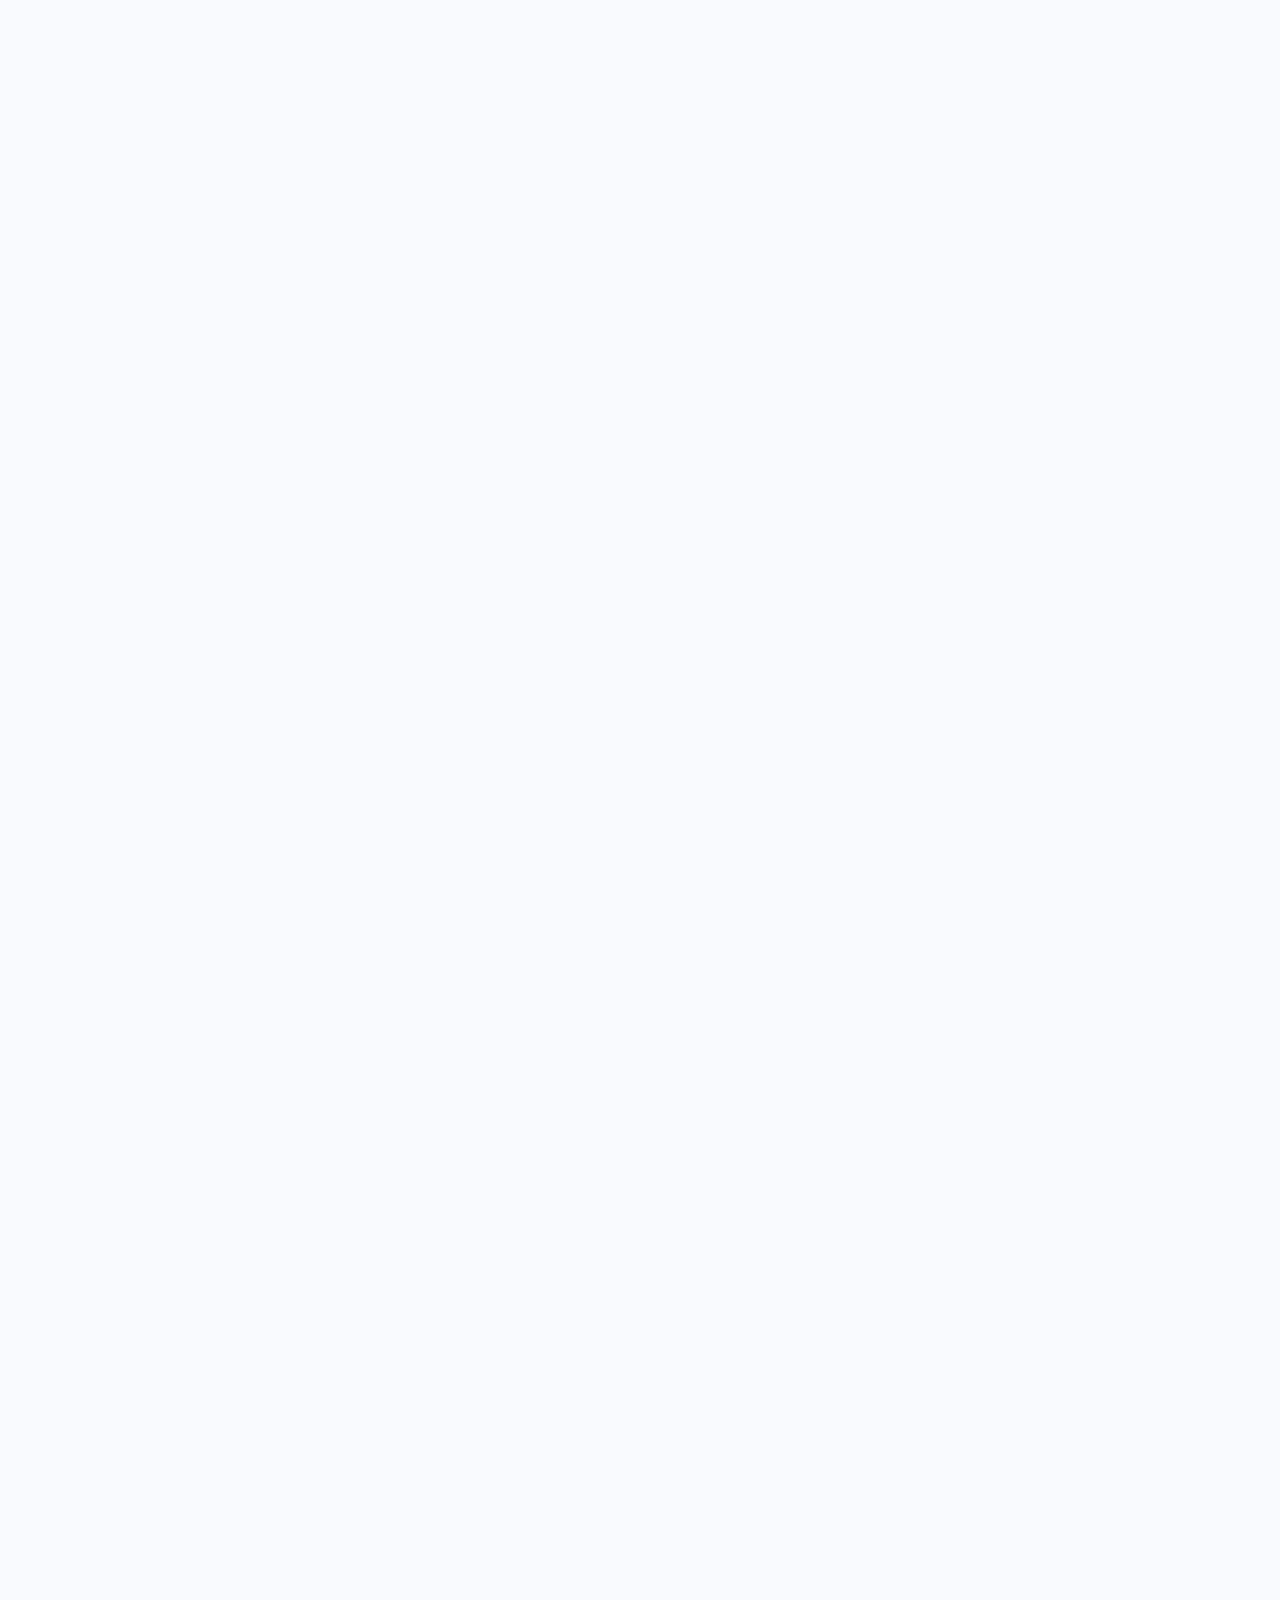
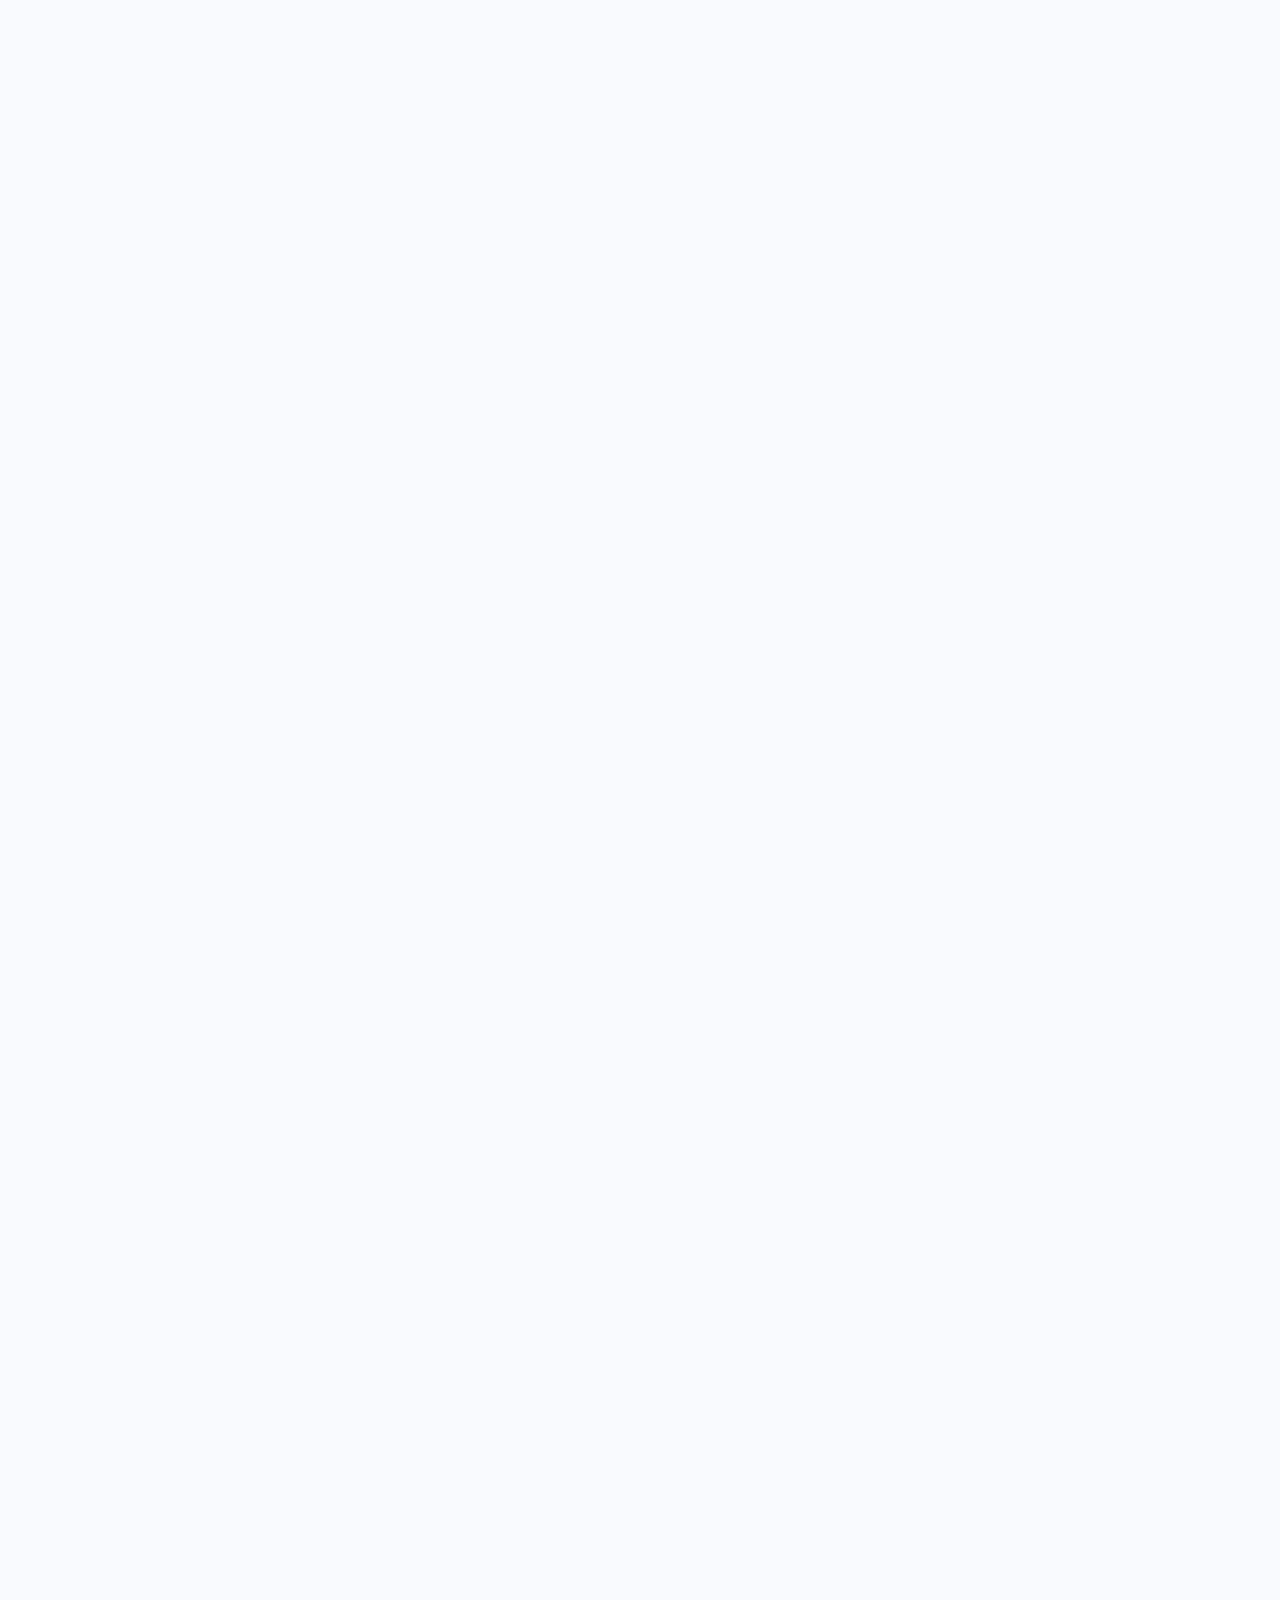
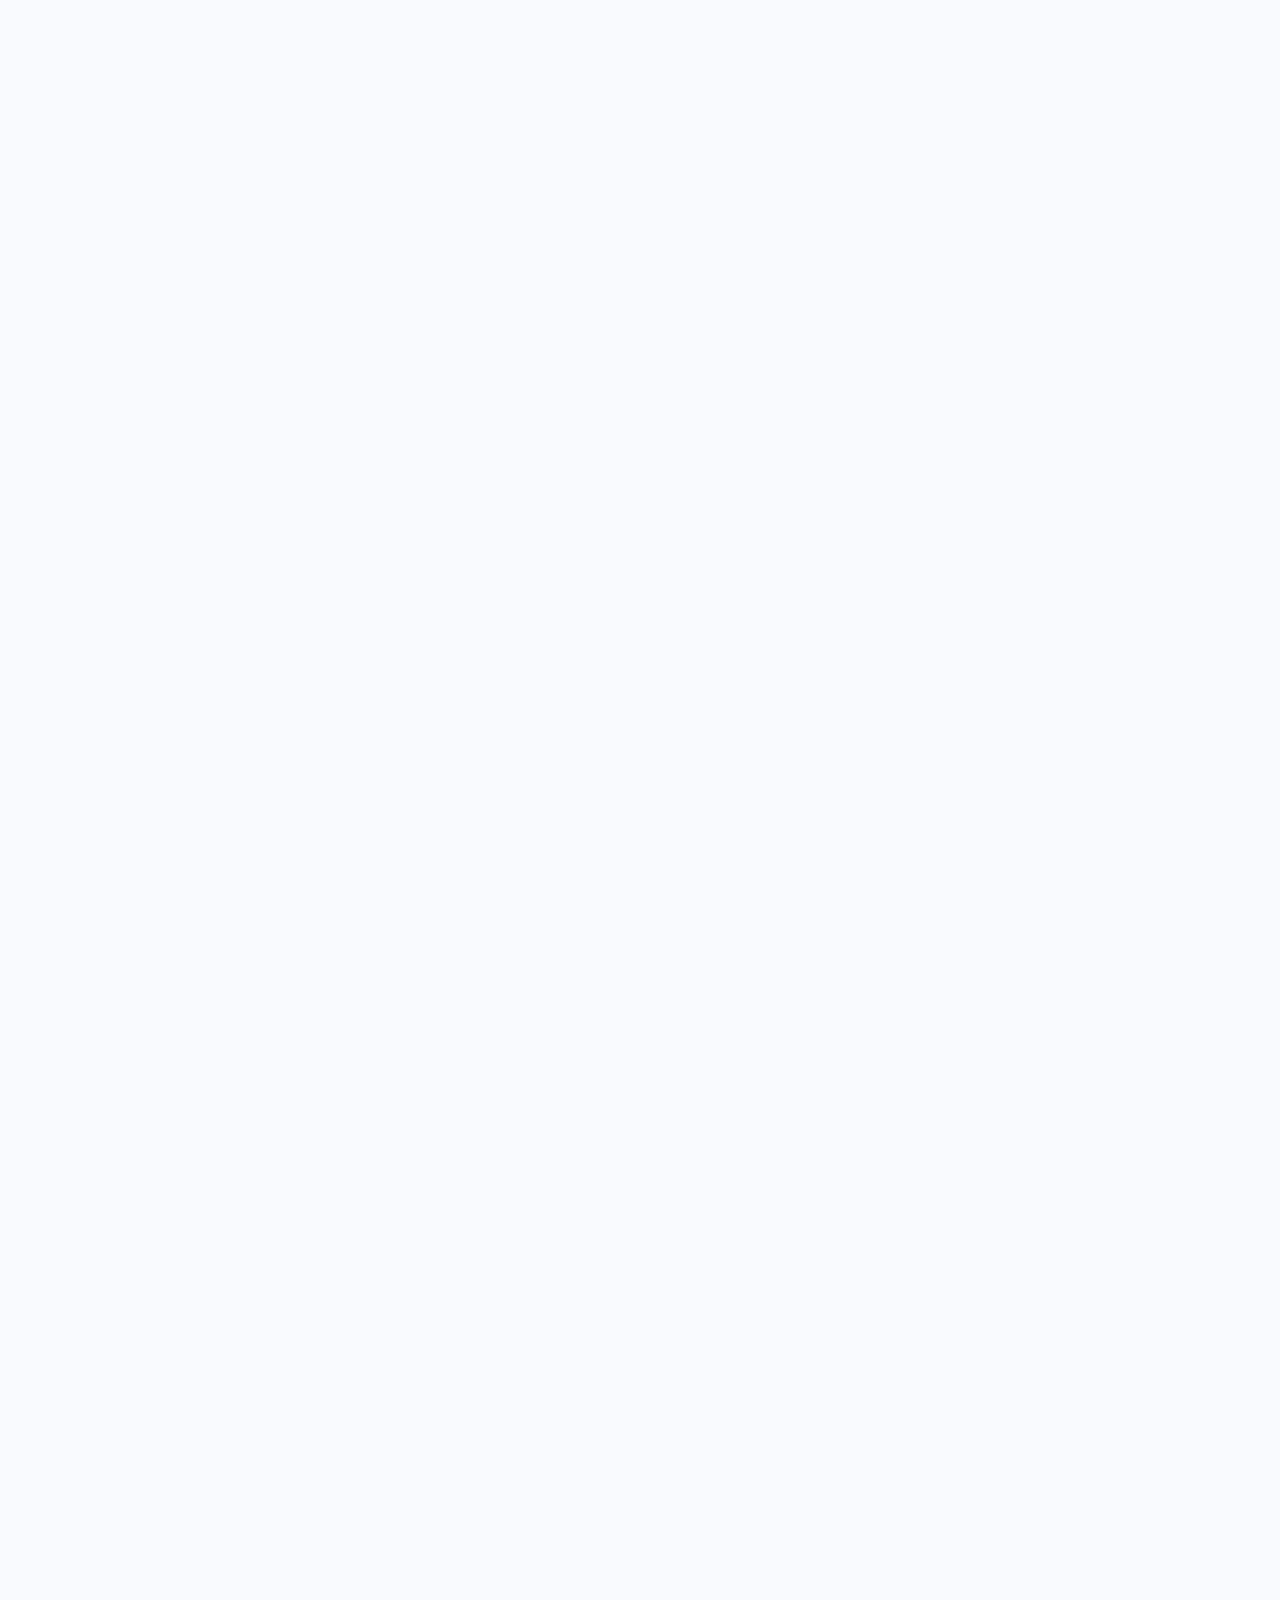
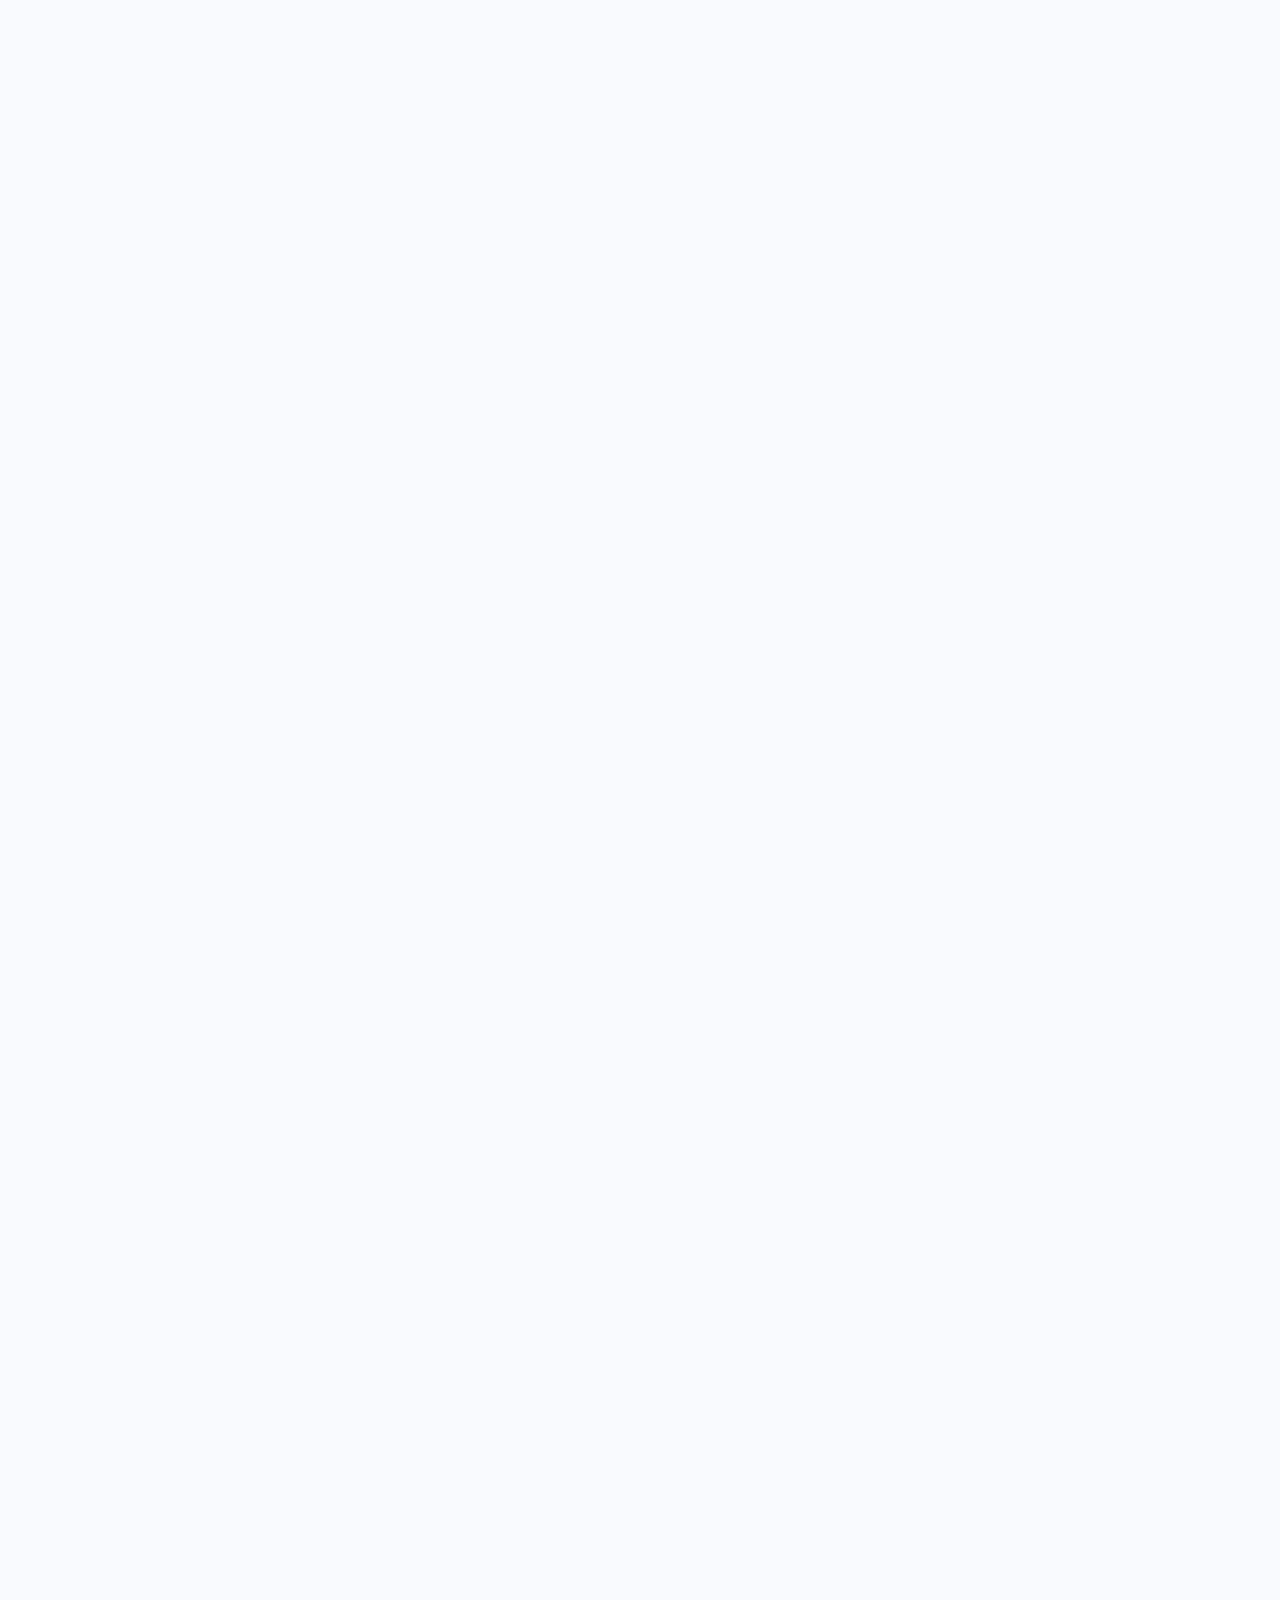
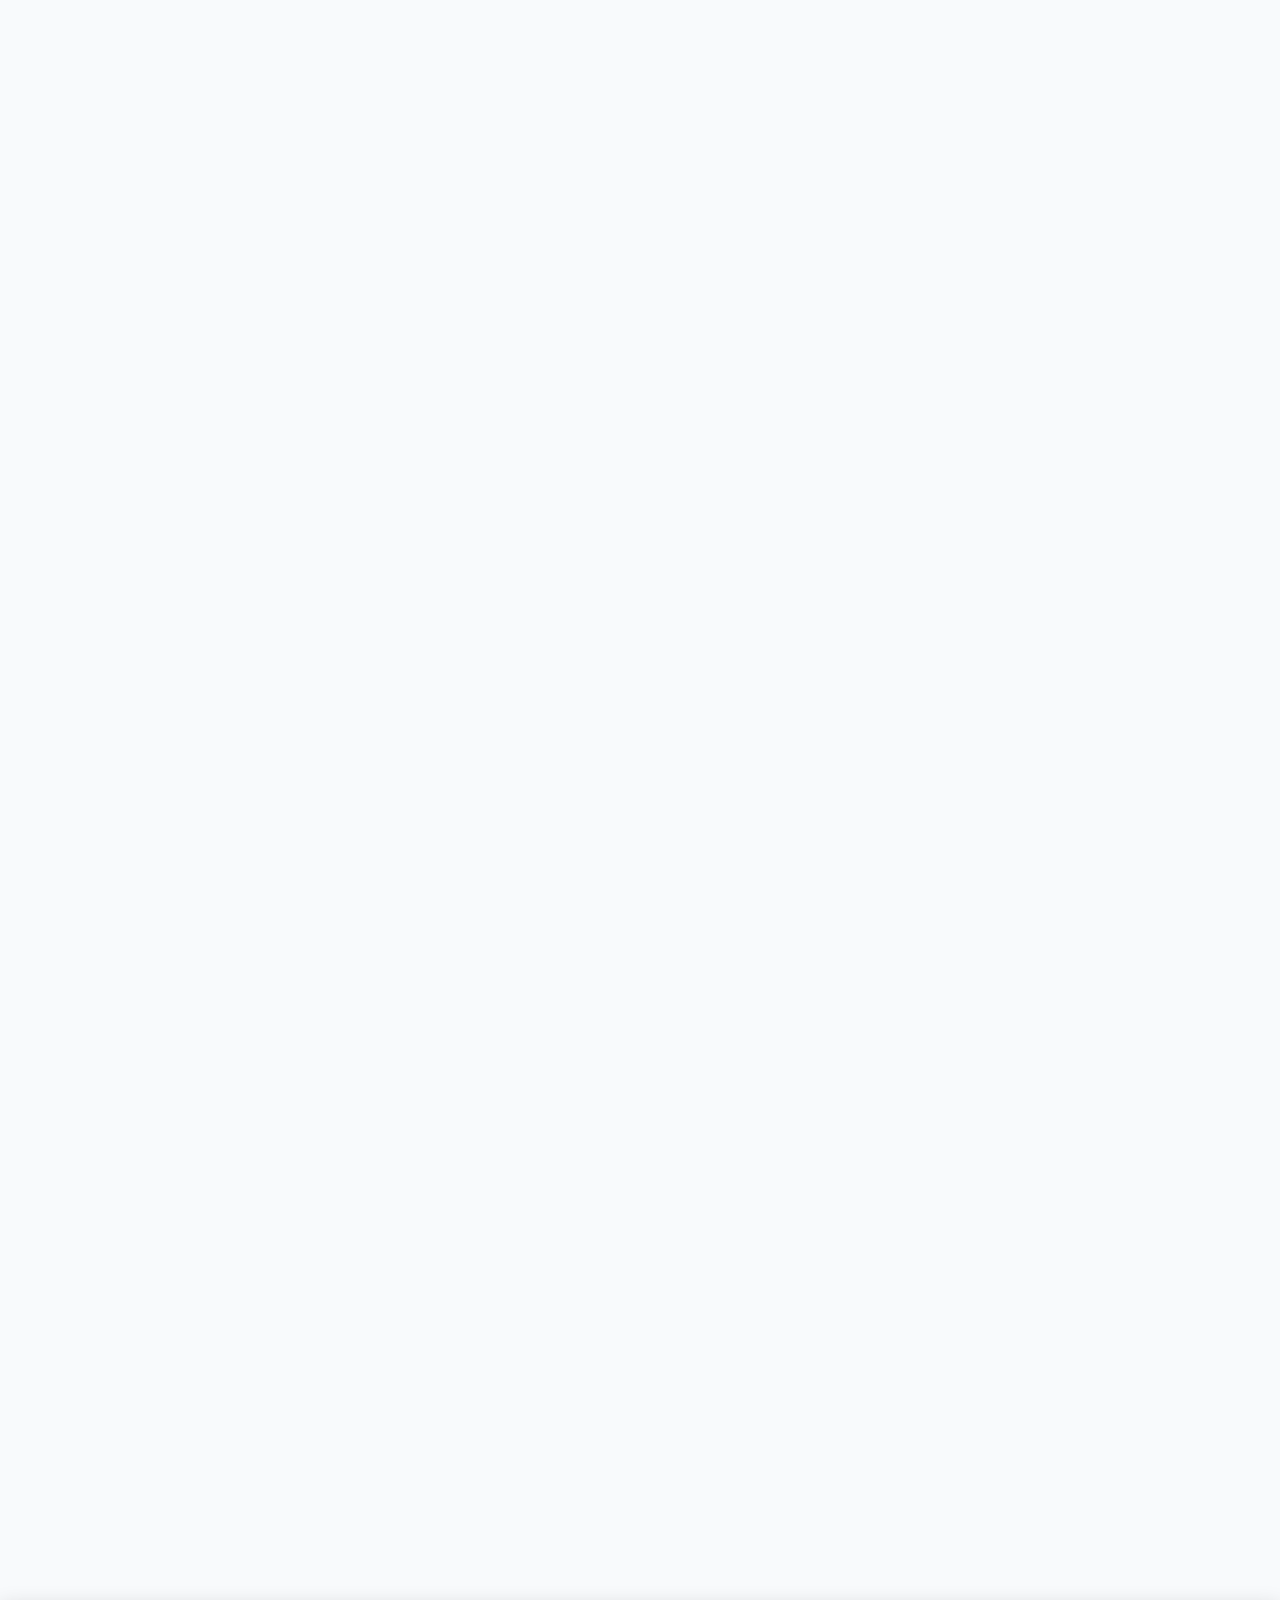
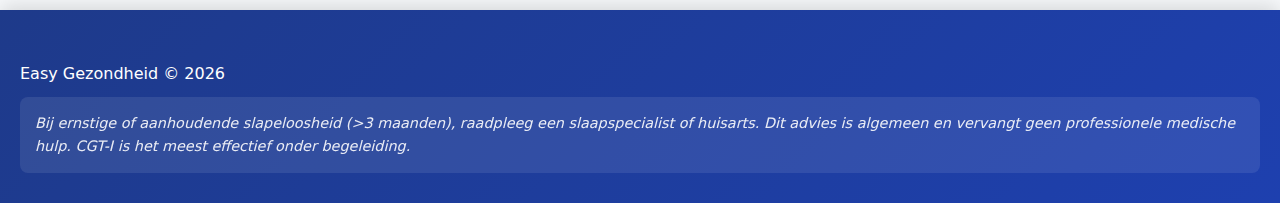
<file: slaap.html>
<!DOCTYPE html>
<html lang="nl">
  <head>
    <meta charset="UTF-8" />
    <meta name="viewport" content="width=device-width, initial-scale=1.0" />
    <title>Slaap - Easy Gezondheid</title>
    <link rel="stylesheet" href="style.css?v=20260118003210" />
  </head>
  <body>
    <nav class="main-nav">
      <div class="nav-container">
        <a href="index.html" class="logo">Easy Gezondheid</a>
                <ul class="nav-menu">
          <li><a href="index.html">Home</a></li>
          <li><a href="guide.html">Persoonlijke Gids</a></li>
          <li class="dropdown">
            <a href="#" class="dropdown-toggle active">Gezondheid ▾</a>
            <ul class="dropdown-menu">
              <li><a href="calisthenics.html">💪 Calisthenics</a></li>
              <li><a href="mobility.html">🧘 Mobility</a></li>
              <li><a href="slaap.html" class="active">😴 Slaap</a></li>
              <li><a href="mentale-gezondheid.html">🧠 Mentale Gezondheid</a></li>
              <li><a href="voeding.html">🍎 Voeding</a></li>
            </ul>
          </li>
          <li><a href="blog.html">Blog</a></li>
          <li><a href="about.html">Over Ons</a></li>
          <li><a href="contact.html">Contact</a></li>
        </ul>
      </div>
    </nav>

    <main>
      <section class="hero">
        <div class="hero-decorations">
          <span class="float-icon" style="--delay: 0s; --x: -20px; --y: -30px;">😴</span>
          <span class="float-icon" style="--delay: 0.5s; --x: 30px; --y: -40px;">🛌</span>
          <span class="float-icon" style="--delay: 1s; --x: -40px; --y: 20px;">🌙</span>
          <span class="float-icon" style="--delay: 1.5s; --x: 40px; --y: 30px;">💤</span>
          <span class="float-icon" style="--delay: 2s; --x: 0px; --y: -50px;">☀️</span>
        </div>
        <h1>Evidence-Based Slaapoptimalisatie</h1>
        <p class="subtitle">
          Slaapkwaliteit is net zo belangrijk als kwantiteit. Leer de wetenschappelijk onderbouwde strategieën voor diepe, herstellende slaap zonder pillen of complexe rituelen.
        </p>
      </section>

      <section>
        <h2>🛌 Wat Is Goede Slaap Eigenlijk?</h2>
        <div class="info-box" style="background: linear-gradient(135deg, #f0f9ff, #ecfeff); padding: 24px; border-radius: 12px; margin-bottom: 24px;">
          <p style="color: #000000 !important; line-height: 1.7; margin: 0;">
            <strong>Slaapkwaliteit = Kwantiteit × Continuïteit × Diepte</strong><br><br>
            Volwassenen hebben gemiddeld <strong>7-9 uur slaap</strong> per nacht nodig voor optimale gezondheid, cognitie, immuniteit, stemming en herstel na training.<br><br>
            Maar <em>hoe continu en herstellend</em> die slaap is — hoe snel je in slaap valt, hoe vaak je wakker wordt, en hoe uitgerust je je voelt — is net zo belangrijk als het aantal uren.
          </p>
        </div>

        <div class="tips-grid">
          <div class="tip-card">
            <h4>⏱️ Kwantiteit</h4>
            <p>7-9 uur voor de meeste volwassenen. Te weinig (<6 uur) verhoogt risico op obesitas, diabetes, hart- en vaatziekten.</p>
          </div>
          <div class="tip-card">
            <h4>🔄 Continuïteit</h4>
            <p>Ononderbroken slaap is waardevoller dan gefragmenteerde slaap. Frequent wakker worden vermindert slaapkwaliteit.</p>
          </div>
          <div class="tip-card">
            <h4>📊 Diepte</h4>
            <p>Diepe slaap en REM-slaap zijn cruciaal voor fysiek herstel, geheugen en emotionele verwerking.</p>
          </div>
          <div class="tip-card">
            <h4>☀️ Timing</h4>
            <p>Slapen op regelmatige tijden versterkt je biologische klok en maakt in- en doorslapen makkelijker.</p>
          </div>
        </div>
      </section>

      <section>
        <h2>🧠 Dagelijkse Gewoontes Voor Betere Slaap</h2>
        <p style="margin-bottom: 24px; color: #475569;">Deze evidence-based gedragingen verbeteren slaapkwaliteit en verminderen het risico op slapeloosheid.</p>

        <!-- Habit 1: Consistent Schedule -->
        <div class="exercise-card">
          <div class="exercise-header">
            <h3>1. Consistente Slaap-Waak Ritme</h3>
            <span class="muscle-group">Meest Belangrijke Factor</span>
          </div>
          
          <div class="exercise-content">
            <div class="exercise-description">
              <h4>Waarom Dit Werkt:</h4>
              <p>Regelmaat versterkt je interne klok (circadiaans ritme), waardoor in- en uitslapen gemakkelijker wordt. Zelfs bij slaaptekort is consistentie belangrijker dan inhalen in het weekend.</p>
              
              <h4 style="margin-top: 16px;">Hoe Te Implementeren:</h4>
              <ul>
                <li><strong>Kies een vaste slaaptijd en wektijd</strong> — elke dag, inclusief weekenden</li>
                <li>Bepaal eerst je ideale wektijd (bijv. 7:00 uur)</li>
                <li>Tel dan terug voor ~7-8 uur slaap (bijv. 23:00 uur naar bed)</li>
                <li>Accepteer dat je de eerste weken misschien moe bent tijdens aanpassing</li>
                <li>Verschuif deze tijden niet meer dan 1 uur, zelfs in het weekend</li>
              </ul>
            </div>
            
            <div style="margin-top: 16px; padding: 16px; background: #FEF3C7; border-radius: 8px;">
              <p style="margin: 0; color: #78350f;"><strong>💡 Praktisch Startpunt:</strong> Begin met je natuurlijke wektijd tijdens werk/studie en werk daar naartoe. Dwing jezelf niet in een onnatuurlijk schema.</p>
            </div>
          </div>
        </div>

        <!-- Habit 2: Wind-down Routine -->
        <div class="exercise-card">
          <div class="exercise-header">
            <h3>2. Pre-Slaap Routine (60-90 min)</h3>
            <span class="muscle-group">Signalering Naar Je Brein</span>
          </div>
          
          <div class="exercise-content">
            <div class="exercise-description">
              <h4>Waarom Dit Werkt:</h4>
              <p>Je lichaam en brein houden van voorspelbaarheid. Een wind-down sequentie signaleert dat slaap eraan komt en helpt je zenuwstelsel te kalmeren.</p>
              
              <h4 style="margin-top: 16px;">Voorbeeldroutine (30-60 min voor bedtijd):</h4>
              <ul>
                <li>Dim de lichten en verminder schermtijd</li>
                <li>Doe lichte stretching of ademhalingsoefeningen</li>
                <li>Optioneel: lees een boek, luister naar rustige muzik, mediteer</li>
                <li>Neem een warme douche (koeling na douche helpt slaap)</li>
                <li>Schrijf zorgen op in een "worry journal" om gedachten te ordenen</li>
              </ul>
              
              <h4 style="margin-top: 16px;">❌ Vermijd Voor Bedtijd:</h4>
              <ul>
                <li>Intensieve oefeningen (plan dit >3 uur voor bedtijd)</li>
                <li>Intense gesprekken of emotioneel geladen content</li>
                <li>Grote maaltijden (eet minimaal 2-3 uur voor slaap)</li>
                <li>Fel licht en schermen zonder blauwe lichtfilters</li>
              </ul>
            </div>
          </div>
        </div>

        <!-- Habit 3: Light Exposure -->
        <div class="exercise-card">
          <div class="exercise-header">
            <h3>3. Lichtbeheer (Ochtend + Avond)</h3>
            <span class="muscle-group">Circadiaans Ritme Optimalisatie</span>
          </div>
          
          <div class="exercise-content">
            <div class="exercise-description">
              <h4>Waarom Dit Werkt:</h4>
              <p>Licht is de krachtigste externe factor die je biologische klok beïnvloedt. Ochtendlicht reset je klok, avondduisternis stimuleert melatonine productie.</p>
              
              <h4 style="margin-top: 16px;">☀️ Ochtend (binnen 30-60 min na ontwaken):</h4>
              <ul>
                <li>Krijg <strong>10-30 minuten natuurlijk buitenlicht</strong> (zelfs bewolkt helpt)</li>
                <li>Geen zonnebril tijdens deze exposure</li>
                <li>Binnen? Zit bij een raam of gebruik een lichttherapielamp (10.000 lux)</li>
                <li>Dit helpt je 's avonds op tijd moe worden</li>
              </ul>
              
              <h4 style="margin-top: 16px;">🌙 Avond (60-90 min voor bedtijd):</h4>
              <ul>
                <li>Dim alle lichten in huis (gebruik dimmers of kaarsen)</li>
                <li>Vermijd felle schermen — gebruik blauwe lichtfilters of nachtmodus</li>
                <li>Overweeg blauwe licht blokkerende brillen voor avondschermtijd</li>
                <li>Ideaal: stop helemaal met schermen 60-90 min voor bed</li>
              </ul>
            </div>
          </div>
        </div>

        <!-- Habit 4: Sleep Environment -->
        <div class="exercise-card">
          <div class="exercise-header">
            <h3>4. Optimale Slaapomgeving</h3>
            <span class="muscle-group">Je Brein's Slaapheiligdom</span>
          </div>
          
          <div class="exercise-content">
            <div class="exercise-description">
              <h4>Waarom Dit Werkt:</h4>
              <p>Je slaapkamer moet een sterke associatie hebben met slaap en ontspanning. Hoe beter de omgeving, hoe makkelijker je brein de "slaap-modus" activeert.</p>
              
              <h4 style="margin-top: 16px;">✅ Ideale Slaapkamer:</h4>
              <ul>
                <li><strong>Donker:</strong> Gebruik verduisteringsgordijnen of een slaapmasker</li>
                <li><strong>Stil:</strong> Oorstopjes of witte ruis machine indien nodig</li>
                <li><strong>Koel:</strong> ~18-20°C (65-68°F) is ideaal voor meeste mensen</li>
                <li><strong>Comfortabel:</strong> Investeer in goede matras en kussen (8+ uur per dag!)</li>
                <li><strong>Opgeruimd:</strong> Minimale rommel vermindert mentale onrust</li>
              </ul>
              
              <h4 style="margin-top: 16px;">🛏️ Stimulus Control:</h4>
              <ul>
                <li>Gebruik je bed <strong>alleen voor slaap en intimiteit</strong></li>
                <li>Geen werken, eten, tv kijken of sociale media in bed</li>
                <li>Dit versterkt de mentale associatie: bed = slaap</li>
              </ul>
            </div>
          </div>
        </div>

        <!-- Habit 5: Daily Behavior -->
        <div class="exercise-card">
          <div class="exercise-header">
            <h3>5. Daggedrag Aanpassingen</h3>
            <span class="muscle-group">Cafeïne, Alcohol, Beweging</span>
          </div>
          
          <div class="exercise-content">
            <div class="exercise-description">
              <h4>☕ Cafeïne Management:</h4>
              <ul>
                <li>Vermijd cafeïne na 14:00-15:00 uur (halfwaardetijd = 5-6 uur)</li>
                <li>Bij slaapproblemen: geen cafeïne na 12:00 uur</li>
                <li>Let op verborgen bronnen: groene thee, chocolade, sommige medicijnen</li>
              </ul>
              
              <h4 style="margin-top: 16px;">🍷 Alcohol Limiet:</h4>
              <ul>
                <li>Alcohol maakt je misschien snel slaperig, maar verslechtert slaapkwaliteit</li>
                <li>Het fragmenteert slaap later in de nacht en blokkeert REM-slaap</li>
                <li>Stop alcohol minimaal 3-4 uur voor bedtijd</li>
              </ul>
              
              <h4 style="margin-top: 16px;">💪 Beweging & Dutjes:</h4>
              <ul>
                <li>Regelmatige beweging (2-4×/week) verbetert slaapkwaliteit significant</li>
                <li>Plan intensieve training >3 uur voor bedtijd</li>
                <li>Dutjes: kort houden (<30 min) en vroeg op de dag (voor 15:00 uur)</li>
                <li>Langere/latere dutjes verstoren nachtslaap</li>
              </ul>
            </div>
          </div>
        </div>
      </section>

      <section>
        <h2>🧘 Gedragstools Voor Hardnekkige Slaapproblemen</h2>
        <p style="margin-bottom: 24px; color: #475569;">Als slaapproblemen aanhouden ondanks goede gewoontes, helpen deze meer gestructureerde technieken:</p>

        <div class="exercise-card" style="border-left: 4px solid #059669;">
          <div class="exercise-header">
            <h3>🧠 Cognitieve Gedragstherapie voor Insomnia (CGT-I)</h3>
            <span class="muscle-group">Meest Effectieve Behandeling Zonder Medicatie</span>
          </div>
          
          <div class="exercise-content">
            <div class="exercise-description">
              <h4>Wat Is CGT-I?</h4>
              <p>CGT-I is een evidence-based, zeer effectieve behandeling voor chronische slapeloosheid — vaak beter dan medicatie op lange termijn, zonder bijwerkingen.</p>
              
              <h4 style="margin-top: 16px;">Kernstrategieën:</h4>
              <ul>
                <li><strong>Stimulus Controle:</strong> Ga alleen naar bed als je echt slaperig bent. Als je >20 min wakker bent, sta op en doe iets rustigs tot je slaperig bent.</li>
                <li><strong>Slaap Restrictie:</strong> Beperk tijd in bed om slaapefficiëntie te verhogen (paradoxaal maar zeer effectief).</li>
                <li><strong>Cognitieve Herstructurering:</strong> Verminder zorgen over slapen — "Ik moet 8 uur slapen" wordt "Mijn lichaam haalt wat het nodig heeft".</li>
                <li><strong>Ontspanningstechnieken:</strong> Progressieve spierontspanning, ademwerk, mindfulness.</li>
              </ul>
              
              <h4 style="margin-top: 16px;">Hoe Toegang Krijgen:</h4>
              <ul>
                <li>Zoek een geregistreerde therapeut gespecialiseerd in CGT-I</li>
                <li>Online programma's: Sleepio, SHUTi (wetenschappelijk gevalideerd)</li>
                <li>Zelfhulpboeken: "Say Good Night to Insomnia" van Gregg Jacobs</li>
              </ul>
            </div>
            
            <div style="margin-top: 16px; padding: 16px; background: #D1FAE5; border-radius: 8px;">
              <p style="margin: 0; color: #065f46;"><strong>✅ Effectiviteit:</strong> 70-80% van mensen met chronische insomnia ziet significante verbetering met CGT-I, vaak binnen 4-8 weken.</p>
            </div>
          </div>
        </div>

        <div class="exercise-card">
          <div class="exercise-header">
            <h3>🌬️ 4-7-8 Ademhalingstechniek</h3>
            <span class="muscle-group">Snelle Kalmering Voor Slapen</span>
          </div>
          
          <div class="exercise-content">
            <div class="exercise-description">
              <h4>Hoe Het Werkt:</h4>
              <p>Deze techniek activeert je parasympathische zenuwstelsel (rust-en-verteer modus) en vermindert arousal.</p>
              
              <h4 style="margin-top: 16px;">Stappen:</h4>
              <ul>
                <li>1. Adem volledig uit door je mond</li>
                <li>2. Sluit je mond, adem in door neus terwijl je tot 4 telt</li>
                <li>3. Houd je adem 7 tellen vast</li>
                <li>4. Adem volledig uit door mond (8 tellen)</li>
                <li>5. Herhaal 4× (1 cyclus = ~1 minuut)</li>
              </ul>
              
              <p style="margin-top: 12px;">Doe dit in bed als je niet kunt slapen. De focus op ademhaling leidt af van piekeren.</p>
            </div>
          </div>
        </div>

        <div class="exercise-card">
          <div class="exercise-header">
            <h3>📝 Worry Dump Journal</h3>
            <span class="muscle-group">Off-load Mentale Stress</span>
          </div>
          
          <div class="exercise-content">
            <div class="exercise-description">
              <h4>Waarom Het Werkt:</h4>
              <p>Veel mensen kunnen niet slapen omdat hun brein door zorgen blijft malen. Fysiek opschrijven helpt deze gedachten "parkeren".</p>
              
              <h4 style="margin-top: 16px;">Hoe Te Doen:</h4>
              <ul>
                <li>1-2 uur voor bedtijd: schrijf alle zorgen/to-do's op papier</li>
                <li>Maak twee kolommen: "Kan ik nu iets doen?" vs "Moet wachten"</li>
                <li>Voor items die kunnen wachten: plan specifieke tijd morgen om ermee bezig te zijn</li>
                <li>Sluit je notitieboek en laat het buiten de slaapkamer</li>
              </ul>
              
              <p style="margin-top: 12px;">Dit geeft je brein "toestemming" om los te laten omdat de zorgen veilig gedocumenteerd zijn.</p>
            </div>
          </div>
        </div>
      </section>

      <section>
        <h2>📅 Praktisch 7-Dagen Slaapplan</h2>
        <p style="margin-bottom: 24px; color: #475569;">Implementeer deze dagelijkse routine voor optimale slaap:</p>
        
        <div class="workout-schedule">
          <div class="schedule-option">
            <h3>⏰ Ochtend (Bij Ontwaken)</h3>
            <p class="schedule-desc">Zet je biologische klok</p>
            <div class="week-layout" style="grid-template-columns: 1fr;">
              <span class="workout-day">✦ Sta op op vaste tijd (zelfs in weekend)</span>
              <span class="workout-day">✦ Krijg 10-30 min natuurlijk licht (buiten of bij raam)</span>
              <span class="workout-day">✦ Optioneel: ochtendbeweging (wandelen, stretching)</span>
            </div>
          </div>

          <div class="schedule-option">
            <h3>☀️ Overdag</h3>
            <p class="schedule-desc">Gedragingen die avondslaap ondersteunen</p>
            <div class="week-layout" style="grid-template-columns: 1fr;">
              <span class="workout-day">✦ Cafeïne alleen voor 14:00-15:00 uur</span>
              <span class="workout-day">✦ Beweeg 2-4×/week (minimaal 3 uur voor bedtijd)</span>
              <span class="workout-day">✦ Dutje? Max 30 min, voor 15:00 uur</span>
              <span class="workout-day">✦ Vermijd grote maaltijden binnen 2-3 uur voor bedtijd</span>
            </div>
          </div>

          <div class="schedule-option">
            <h3>🌙 Avond (60-90 min voor bedtijd)</h3>
            <p class="schedule-desc">Wind-down routine</p>
            <div class="week-layout" style="grid-template-columns: 1fr;">
              <span class="workout-day">✦ Dim alle lichten, stop felle schermen</span>
              <span class="workout-day">✦ Warme douche of lichte stretching</span>
              <span class="workout-day">✦ Schrijf zorgen op in journal</span>
              <span class="workout-day">✦ Lezen, meditatie, of rustige muziek</span>
            </div>
          </div>

          <div class="schedule-option">
            <h3>🛌 In Bed</h3>
            <p class="schedule-desc">Stimulus control</p>
            <div class="week-layout" style="grid-template-columns: 1fr;">
              <span class="workout-day">✦ Ga naar bed op vaste tijd (alleen als slaperig)</span>
              <span class="workout-day">✦ Nog wakker na 20 min? Sta op, doe iets rustigs</span>
              <span class="workout-day">✦ Gebruik 4-7-8 ademhaling indien nodig</span>
              <span class="workout-day">✦ Geen klok kijken — creëert stress</span>
            </div>
          </div>
        </div>
        
        <div style="margin-top: 24px; padding: 20px; background: linear-gradient(135deg, #f0f9ff, #ecfeff); border-radius: 10px; border-left: 4px solid #0284C7;">
          <h4 style="color: #000000 !important; margin-bottom: 12px;">⏳ Geduld Is Cruciaal</h4>
          <p style="color: #000000 !important; line-height: 1.7; margin: 0;">
            Het duurt vaak <strong>2-4 weken</strong> om je circadiaans ritme aan te passen. Wees consistent — zelfs als je je de eerste week moe voelt, blijf je schema volgen. Je brein heeft tijd nodig om nieuwe patronen te leren.
          </p>
        </div>
      </section>

      <section>
        <h2>🧠 Waarom Dit Werkt: De Wetenschap</h2>
        <div class="tips-grid">
          <div class="tip-card">
            <h4>⏰ Circadiaans Ritme</h4>
            <p>Consistentie en licht synchroniseren je interne klok, waardoor hormonen (melatonine, cortisol) op het juiste moment vrijkomen.</p>
          </div>
          <div class="tip-card">
            <h4>🧘 Arousal Reductie</h4>
            <p>Wind-down routines verlagen fysiologische en psychologische opwinding, waardoor je zenuwstelsel overschakelt naar rust-modus.</p>
          </div>
          <div class="tip-card">
            <h4>🛏️ Conditionering</h4>
            <p>Stimulus control creëert sterke associaties tussen bed en slaap, waardoor je brein automatisch "slaap-modus" activeert.</p>
          </div>
          <div class="tip-card">
            <h4>📊 Slaapdruk</h4>
            <p>Door overdag wakker te blijven en beweging te krijgen, bouw je slaapdruk (adenosine) op die 's avonds slaap bevordert.</p>
          </div>
        </div>
      </section>

      <section>
        <h2>🧩 Kleine Slaap Hacks Met Grote Impact</h2>
        <div class="tips-grid">
          <div class="tip-card">
            <h4>☀️🌙 Licht Contrast</h4>
            <p>Ochtendlicht + avondduisternis = perfecte melatonine timing. Dit is de meest onderschatte slaapverbetering.</p>
          </div>
          <div class="tip-card">
            <h4>📝 Worry Notebook</h4>
            <p>Een notitieboek naast je bed om gedachten te parkeren kan stress significant verminderen.</p>
          </div>
          <div class="tip-card">
            <h4>❄️ Koele Kamer</h4>
            <p>Je kerntemperatuur moet dalen om te slapen. 18-20°C ondersteunt dit natuurlijke proces.</p>
          </div>
          <div class="tip-card">
            <h4>🚫 Geen Klok</h4>
            <p>Klok kijken midden in de nacht creëert stress. Draai klokken weg of verwijder ze uit slaapkamer.</p>
          </div>
          <div class="tip-card">
            <h4>🛁 Warme Douche</h4>
            <p>60-90 min voor bed: warme douche verhoogt temperatuur, daarna koelt je lichaam snel af — dit triggert slaperigheid.</p>
          </div>
          <div class="tip-card">
            <h4>📱 Telefoon Lockbox</h4>
            <p>Plaats je telefoon buiten de slaapkamer of in een lockbox. Vermijdt middernachtelijk scrollen.</p>
          </div>
        </div>
      </section>

      <section style="background: linear-gradient(135deg, #0284C7, #0369A1); color: white; text-align: center;">
        <h2 style="color: white; border: none; padding: 0;">Klaar Voor Betere Slaap?</h2>
        <p style="font-size: 1.1em; margin: 20px 0 0 0; line-height: 1.7;">
          Goede slaap is geen luxe — het is een biologische noodzaak voor gezondheid, prestatie en geluk.<br><br>
          <strong style="font-size: 1.2em;">Geen pillen. Geen gadgets. Alleen bewezen gedragsveranderingen.</strong><br><br>
          <em>Start vanavond met één nieuwe gewoonte.</em>
        </p>
      </section>
    </main>

    <footer>
      <p>Easy Gezondheid © 2026</p>
      <p class="disclaimer">Bij ernstige of aanhoudende slapeloosheid (>3 maanden), raadpleeg een slaapspecialist of huisarts. Dit advies is algemeen en vervangt geen professionele medische hulp. CGT-I is het meest effectief onder begeleiding.</p>
    </footer>

    <script src="script.js"></script>
  </body>
</html>
</file>
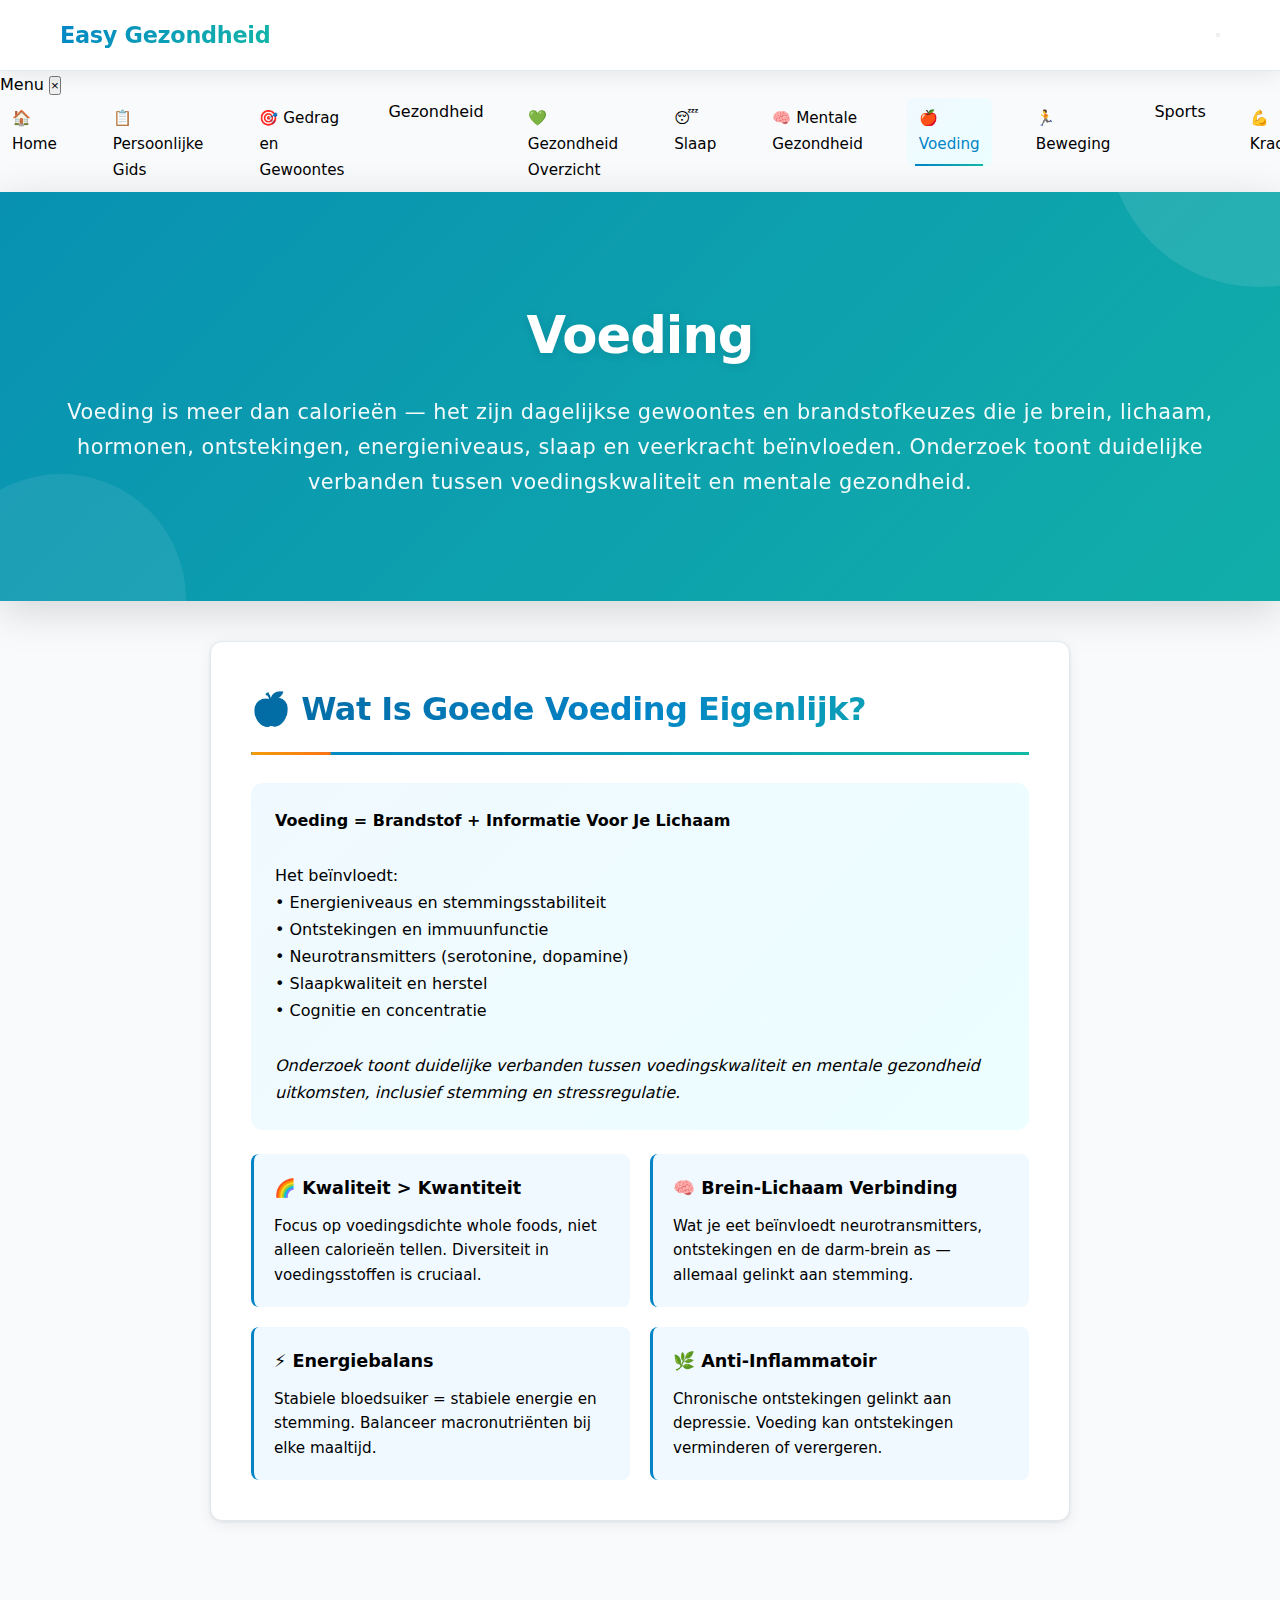
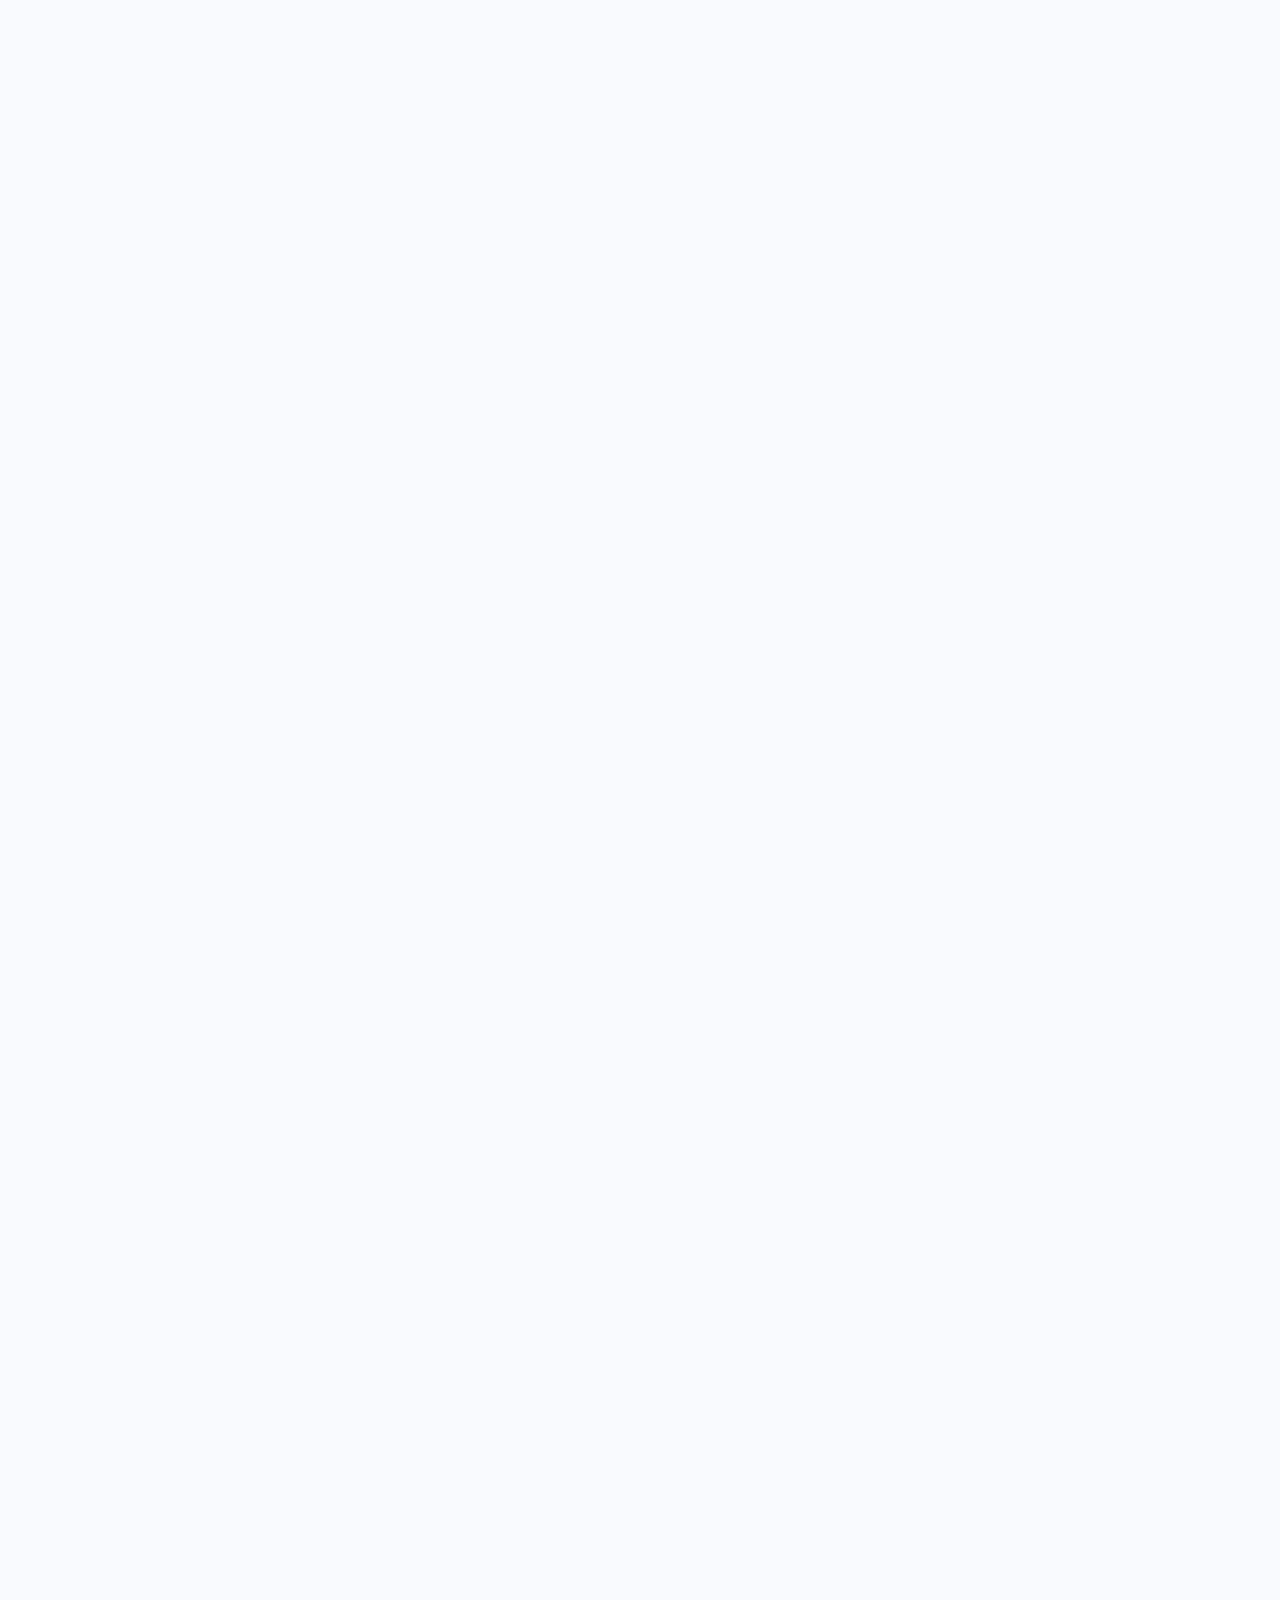
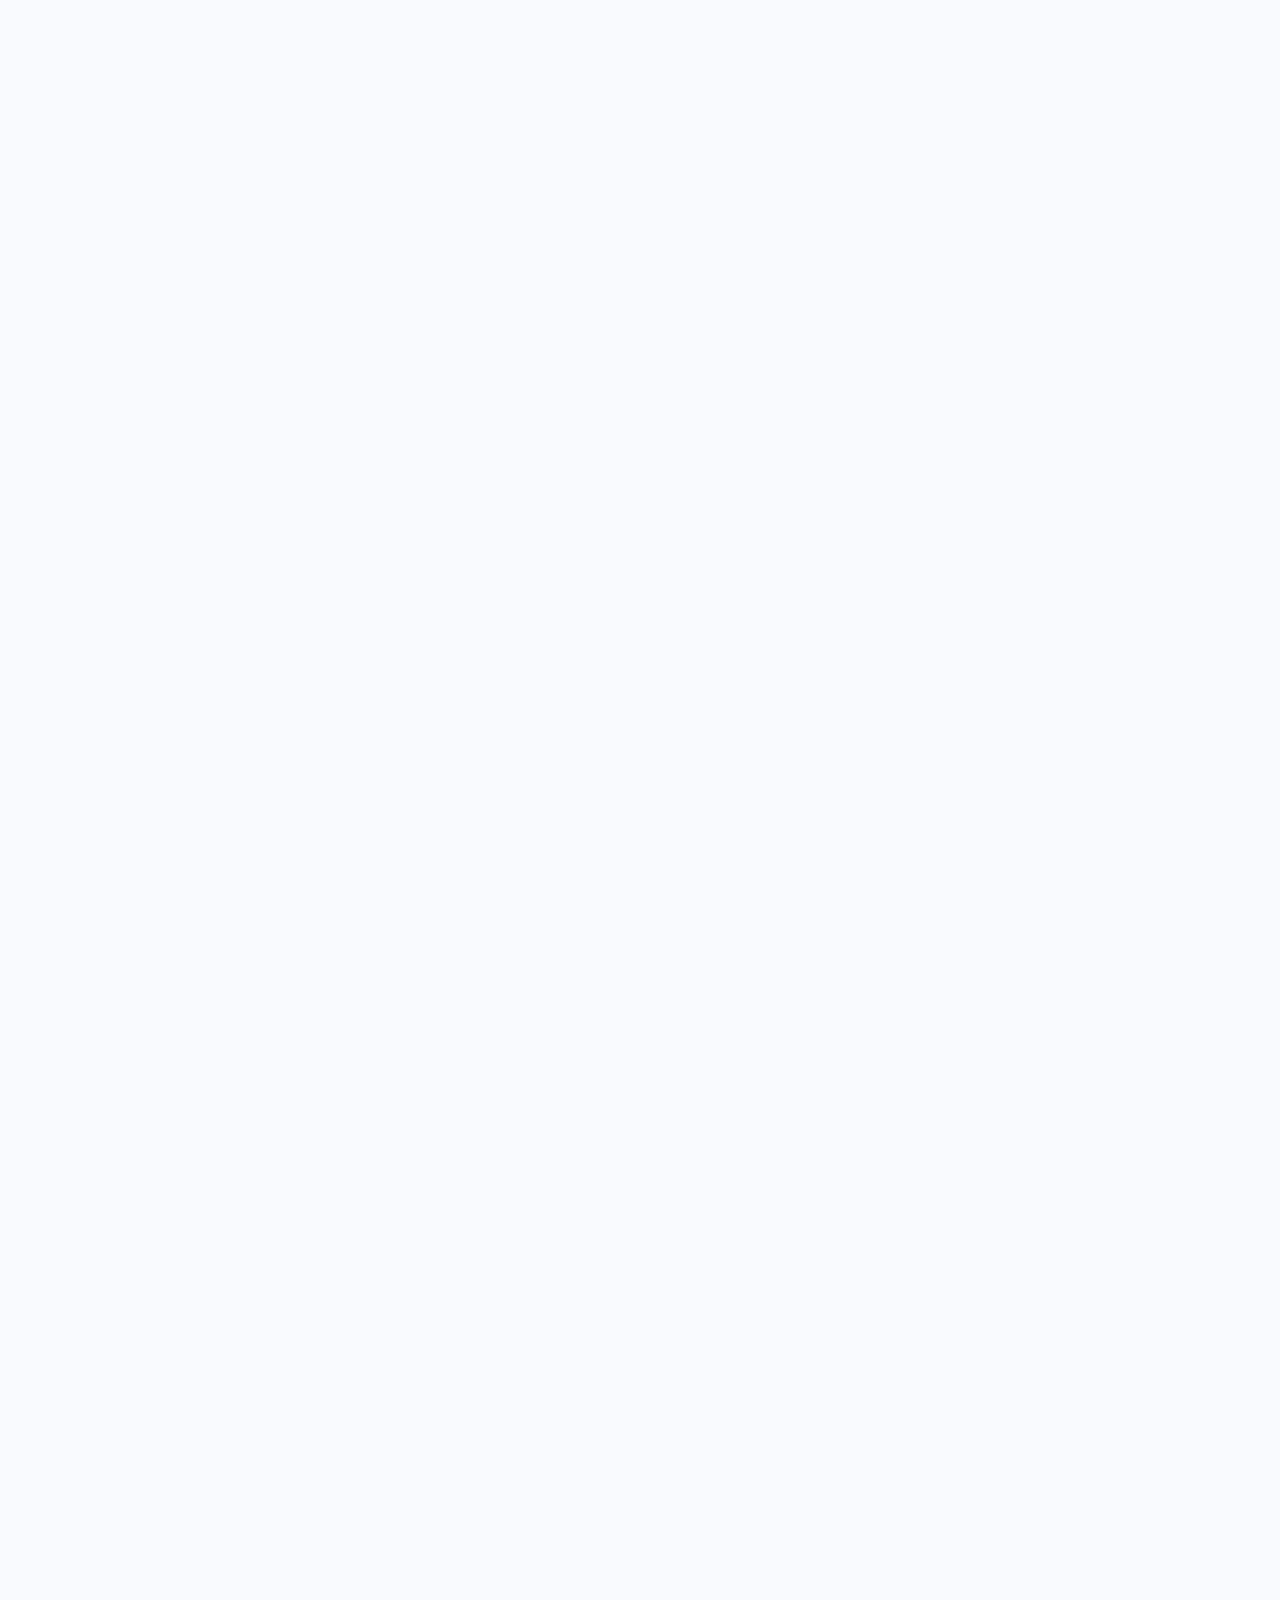
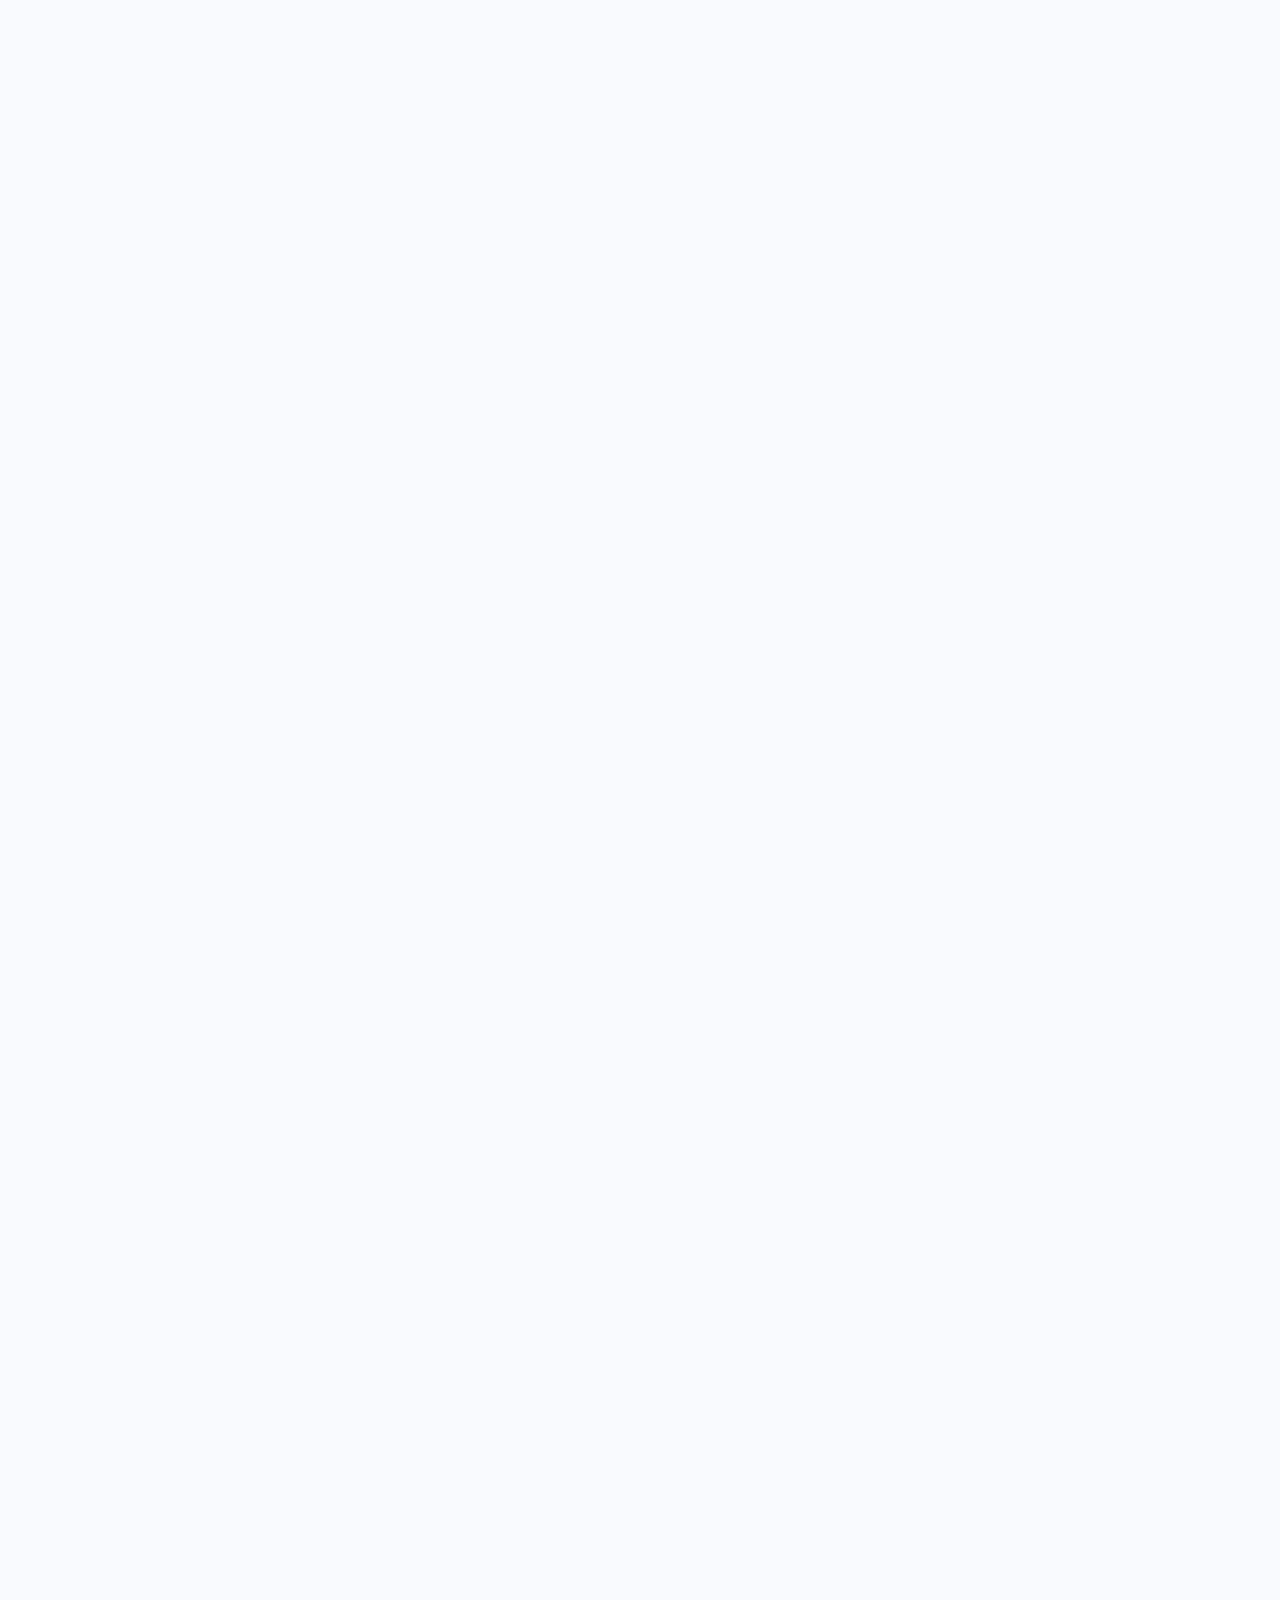
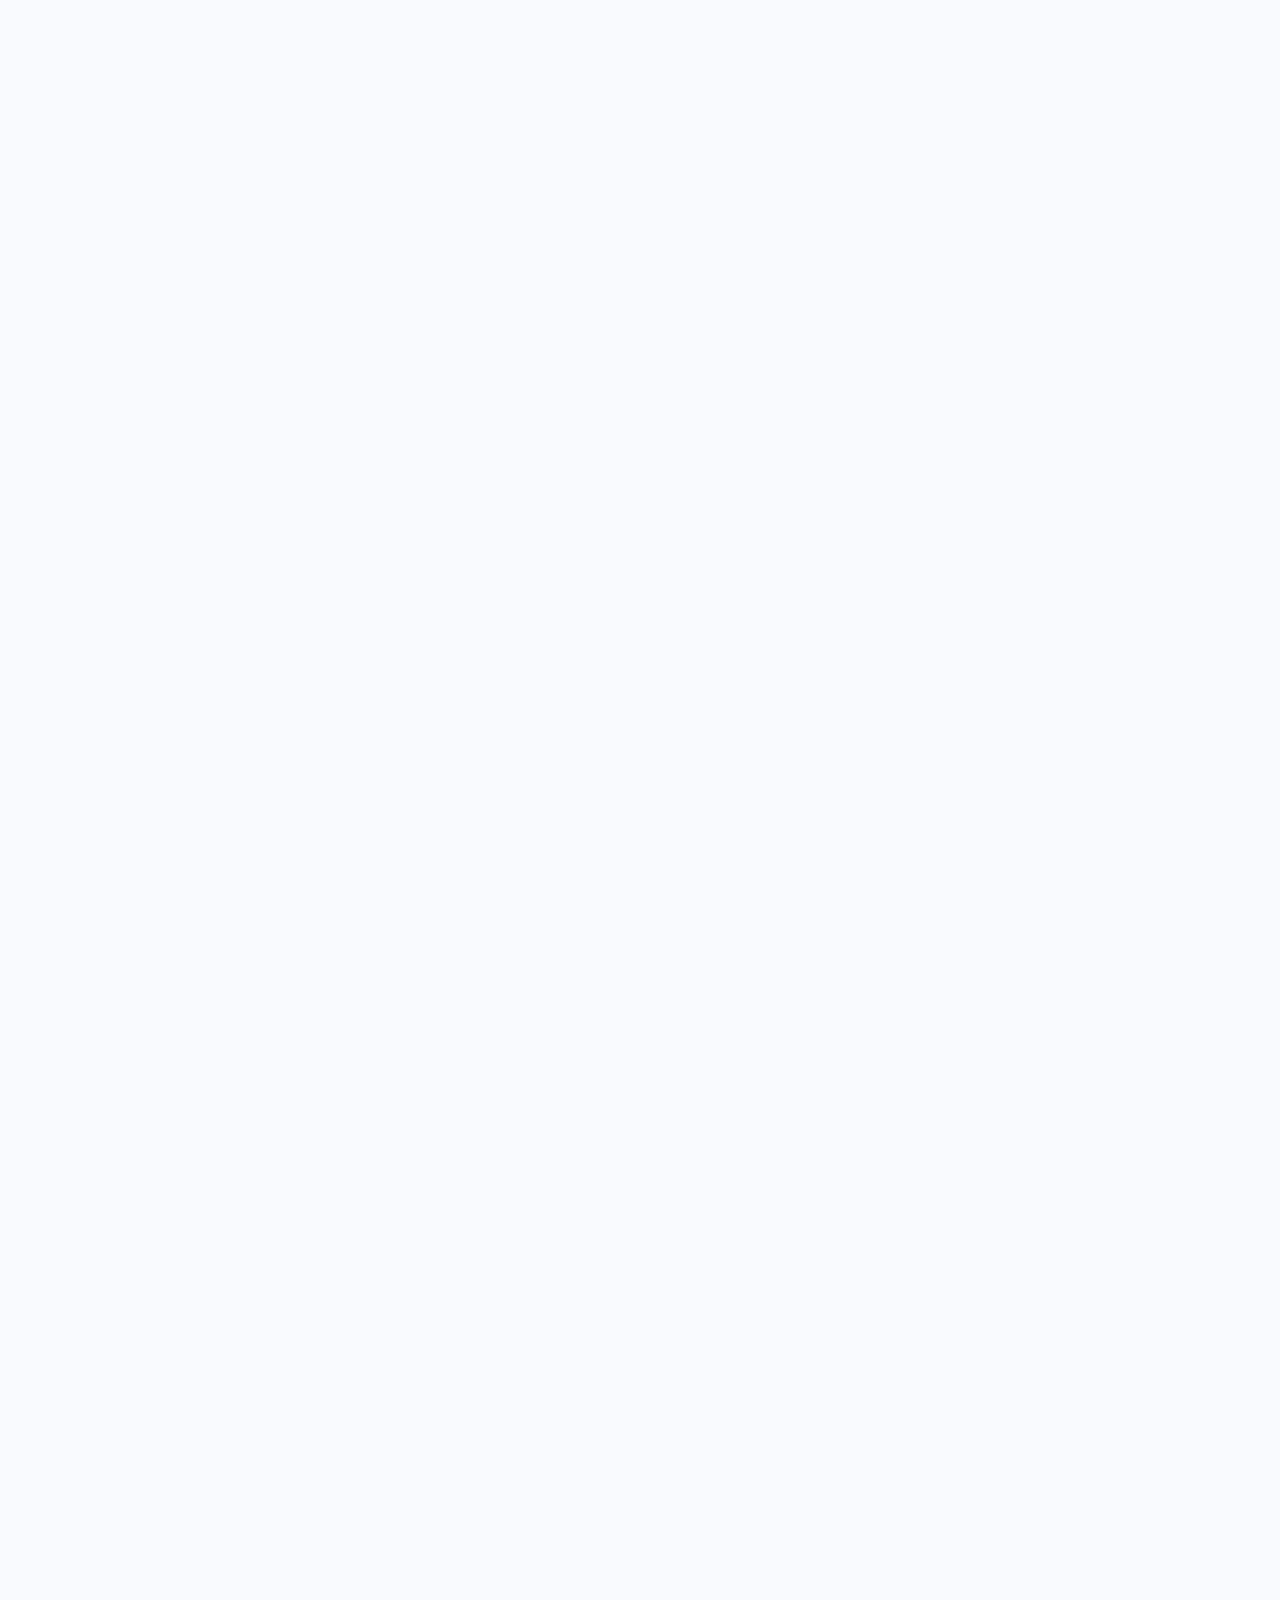
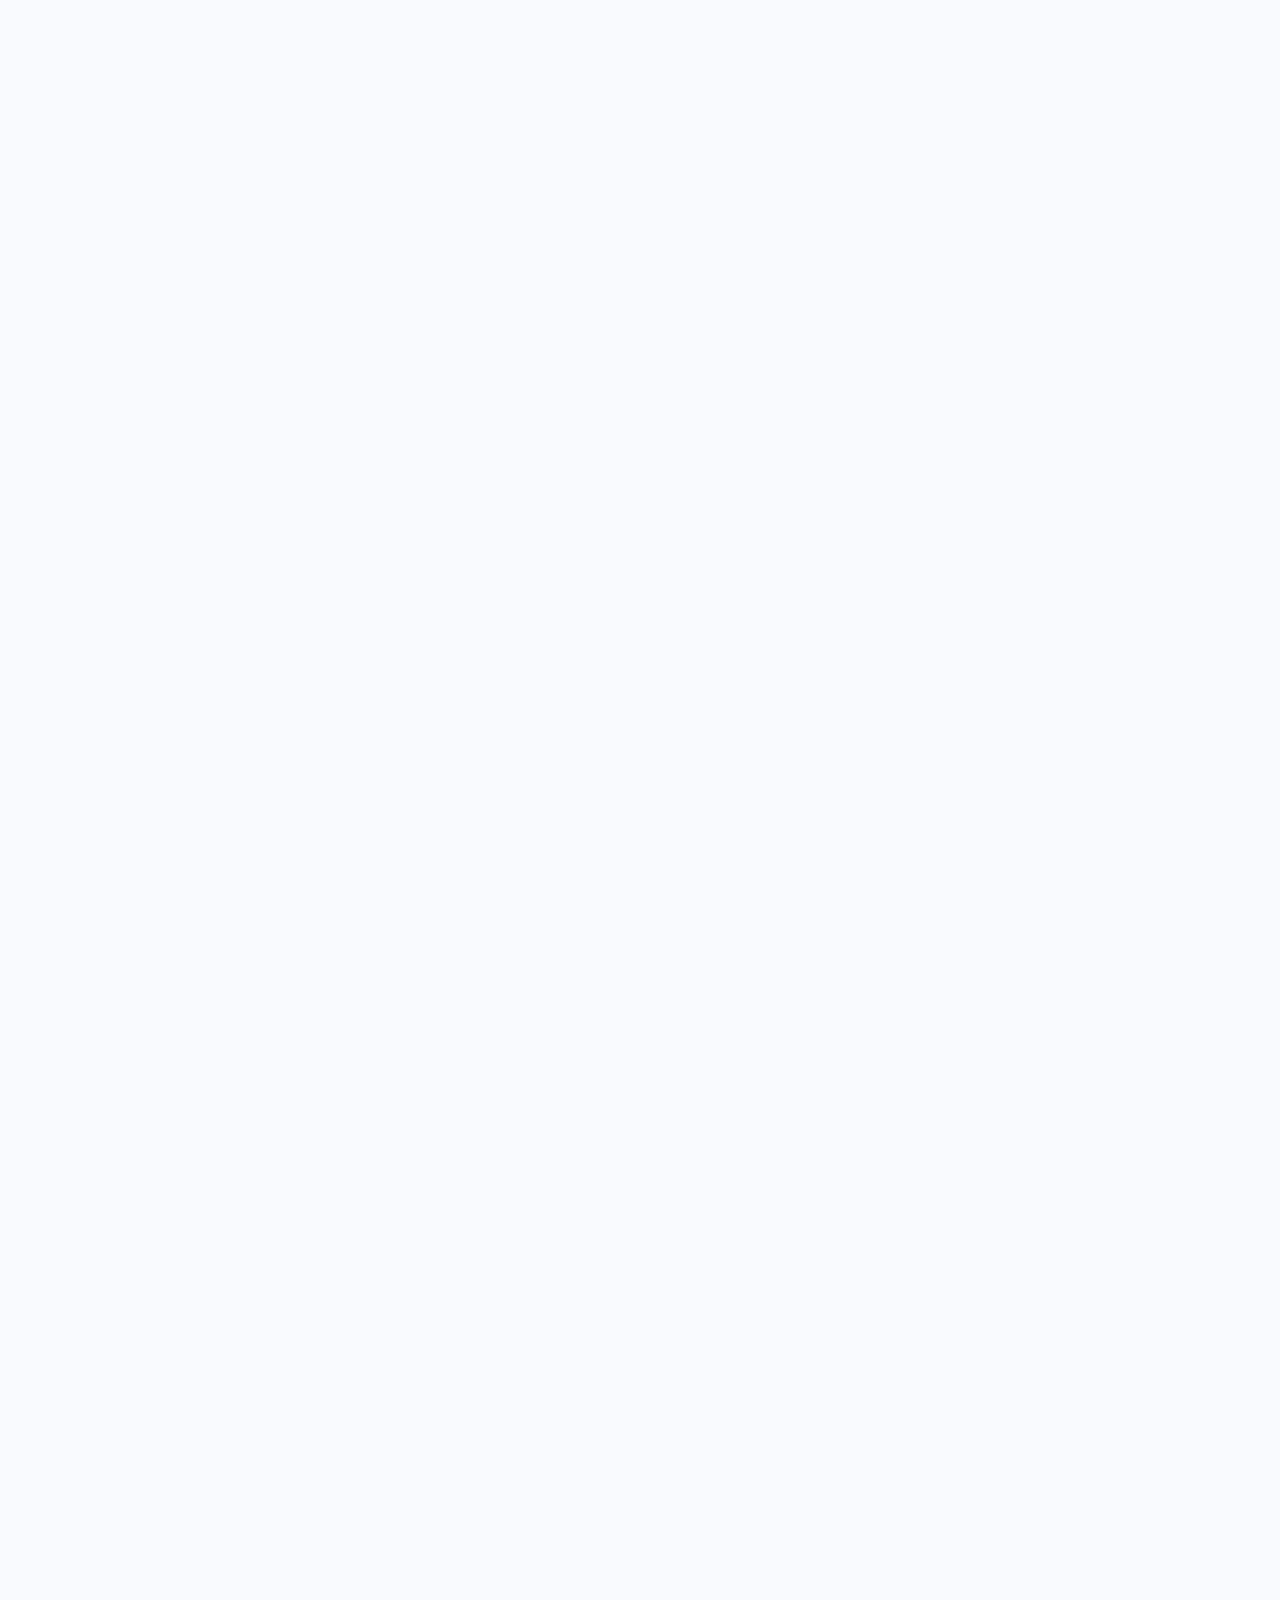
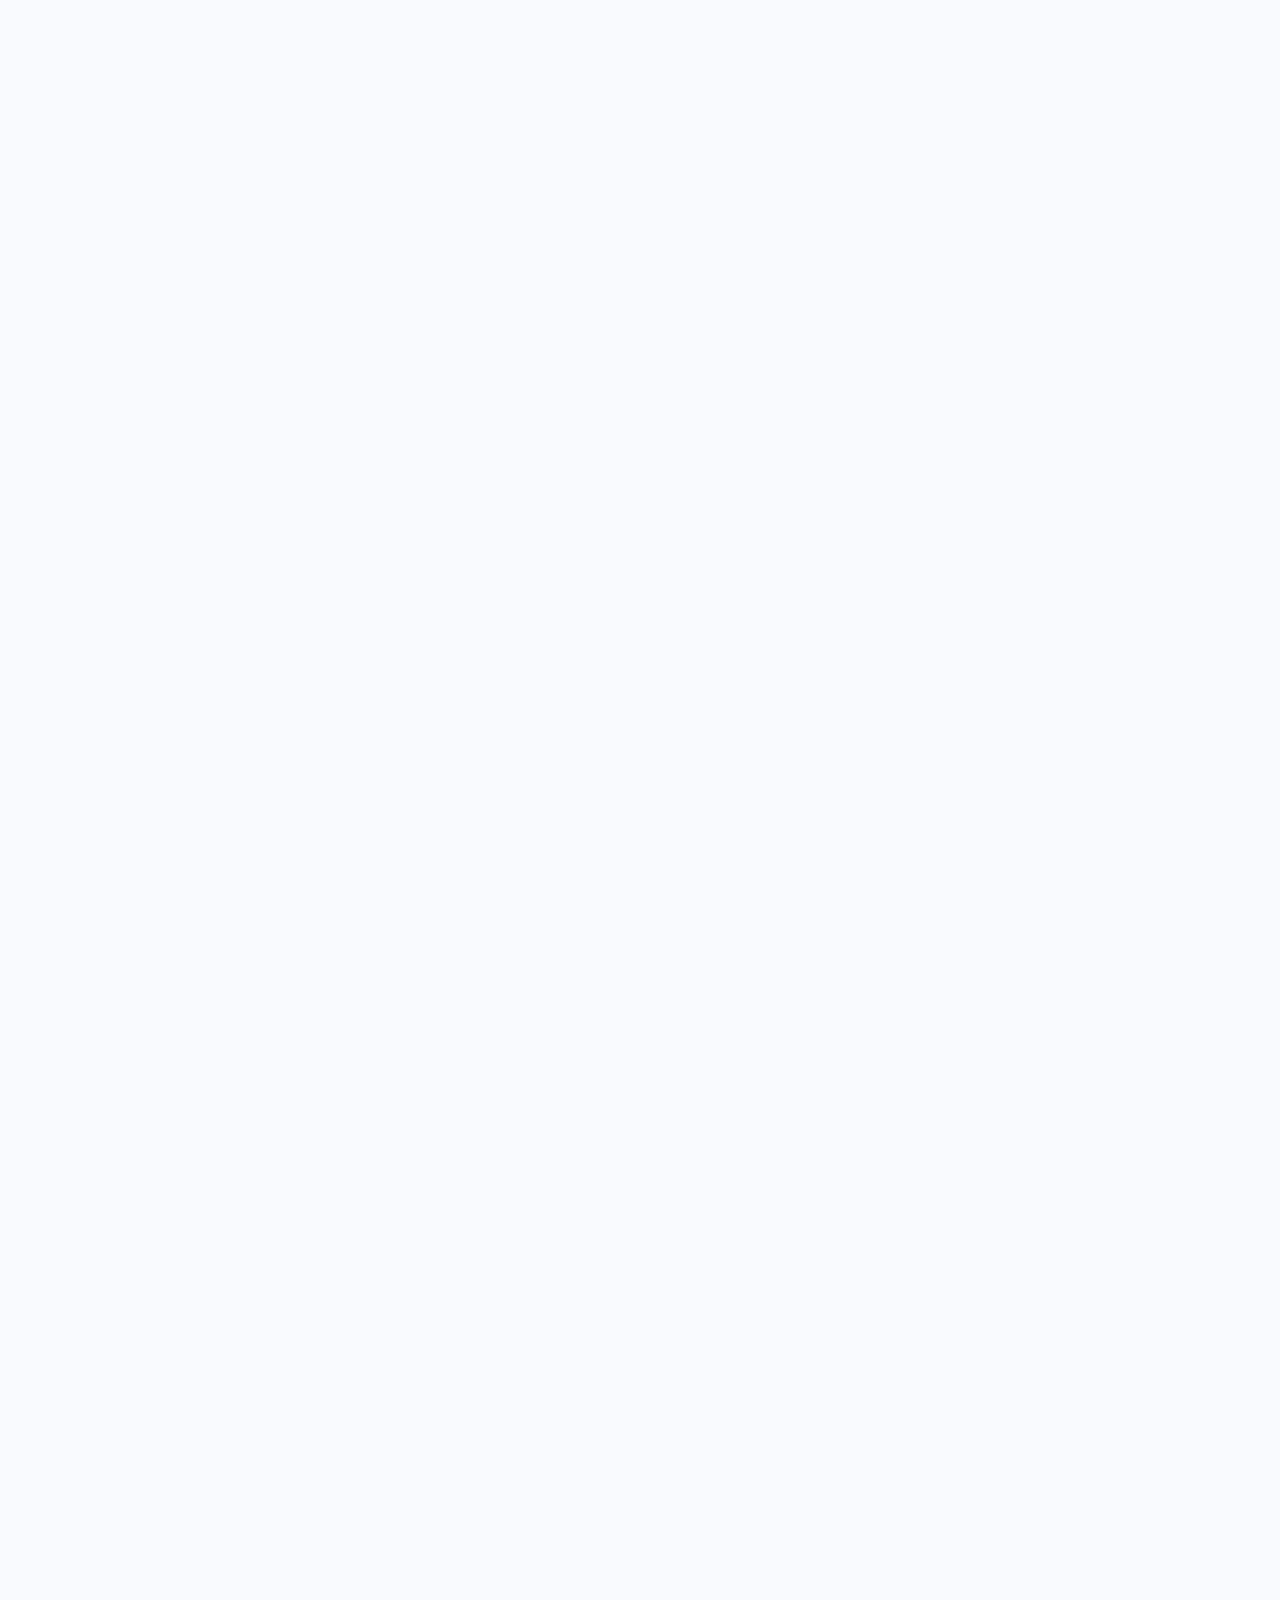
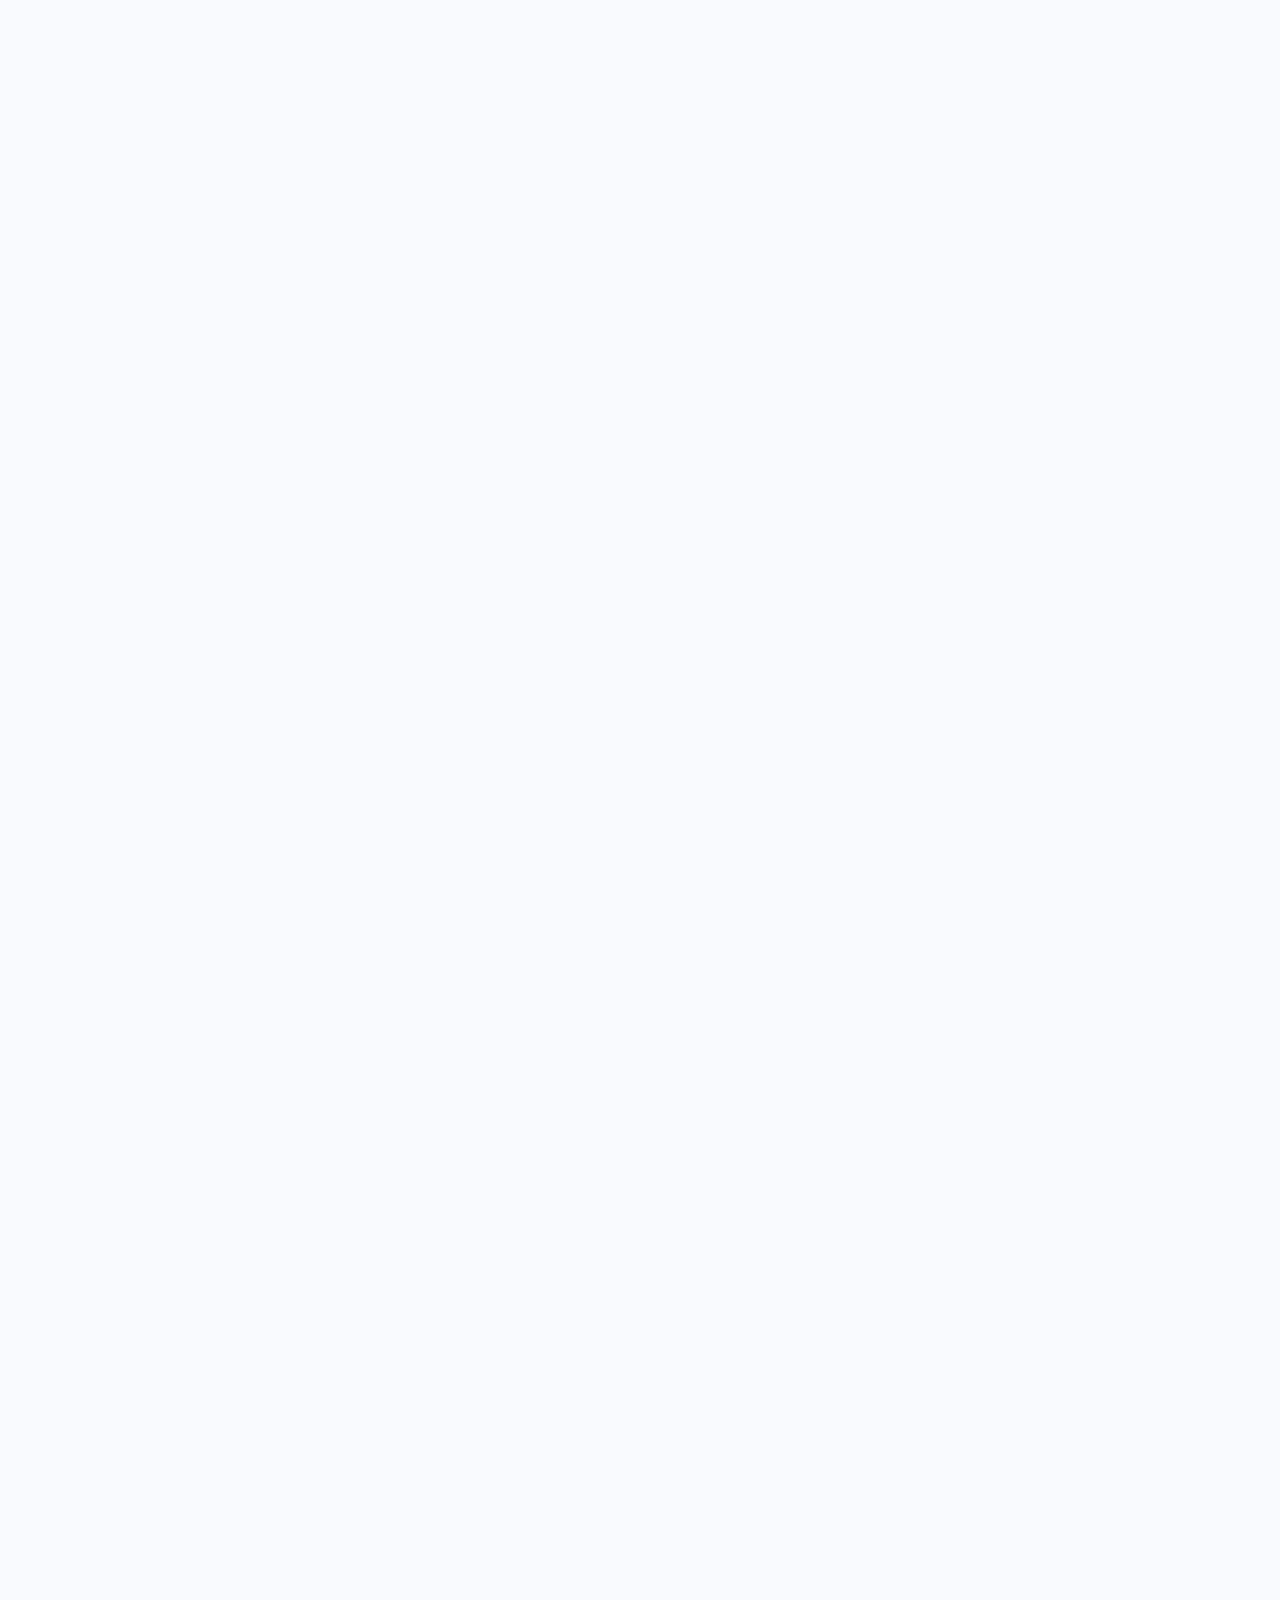
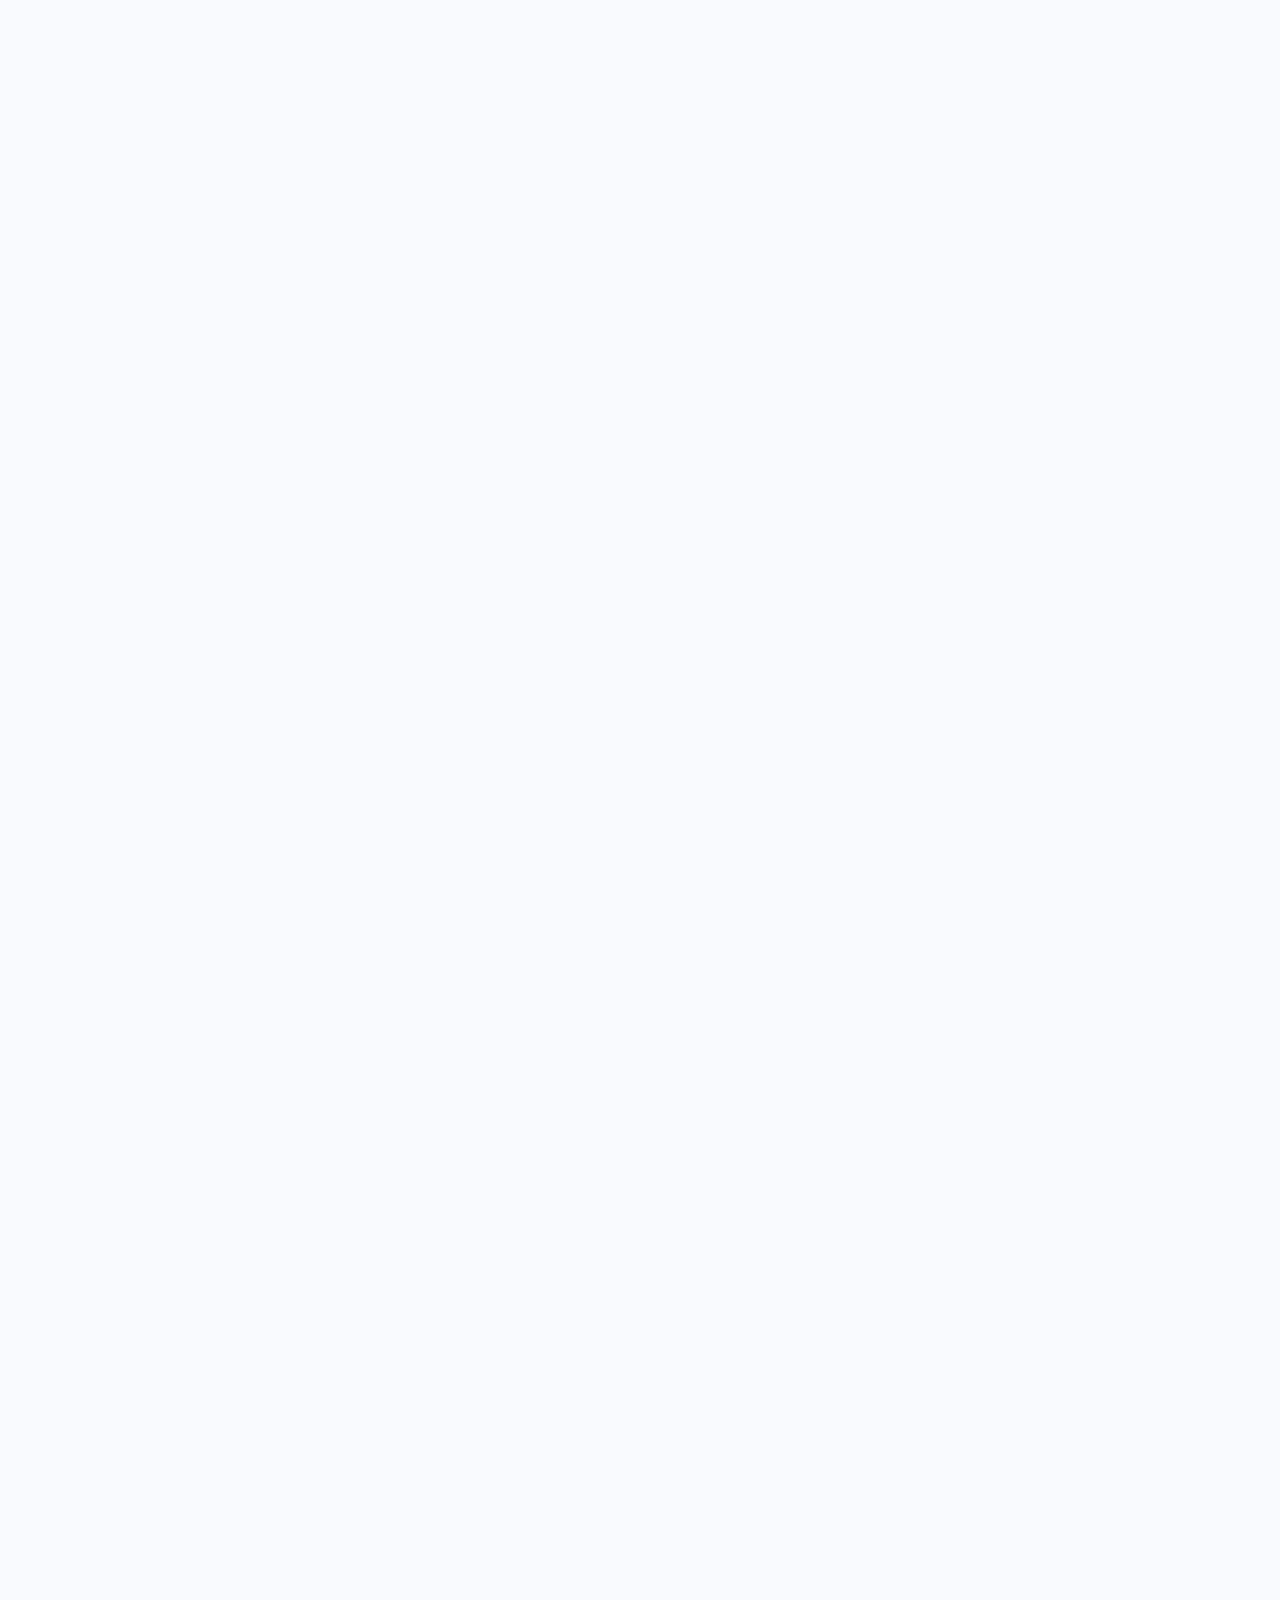
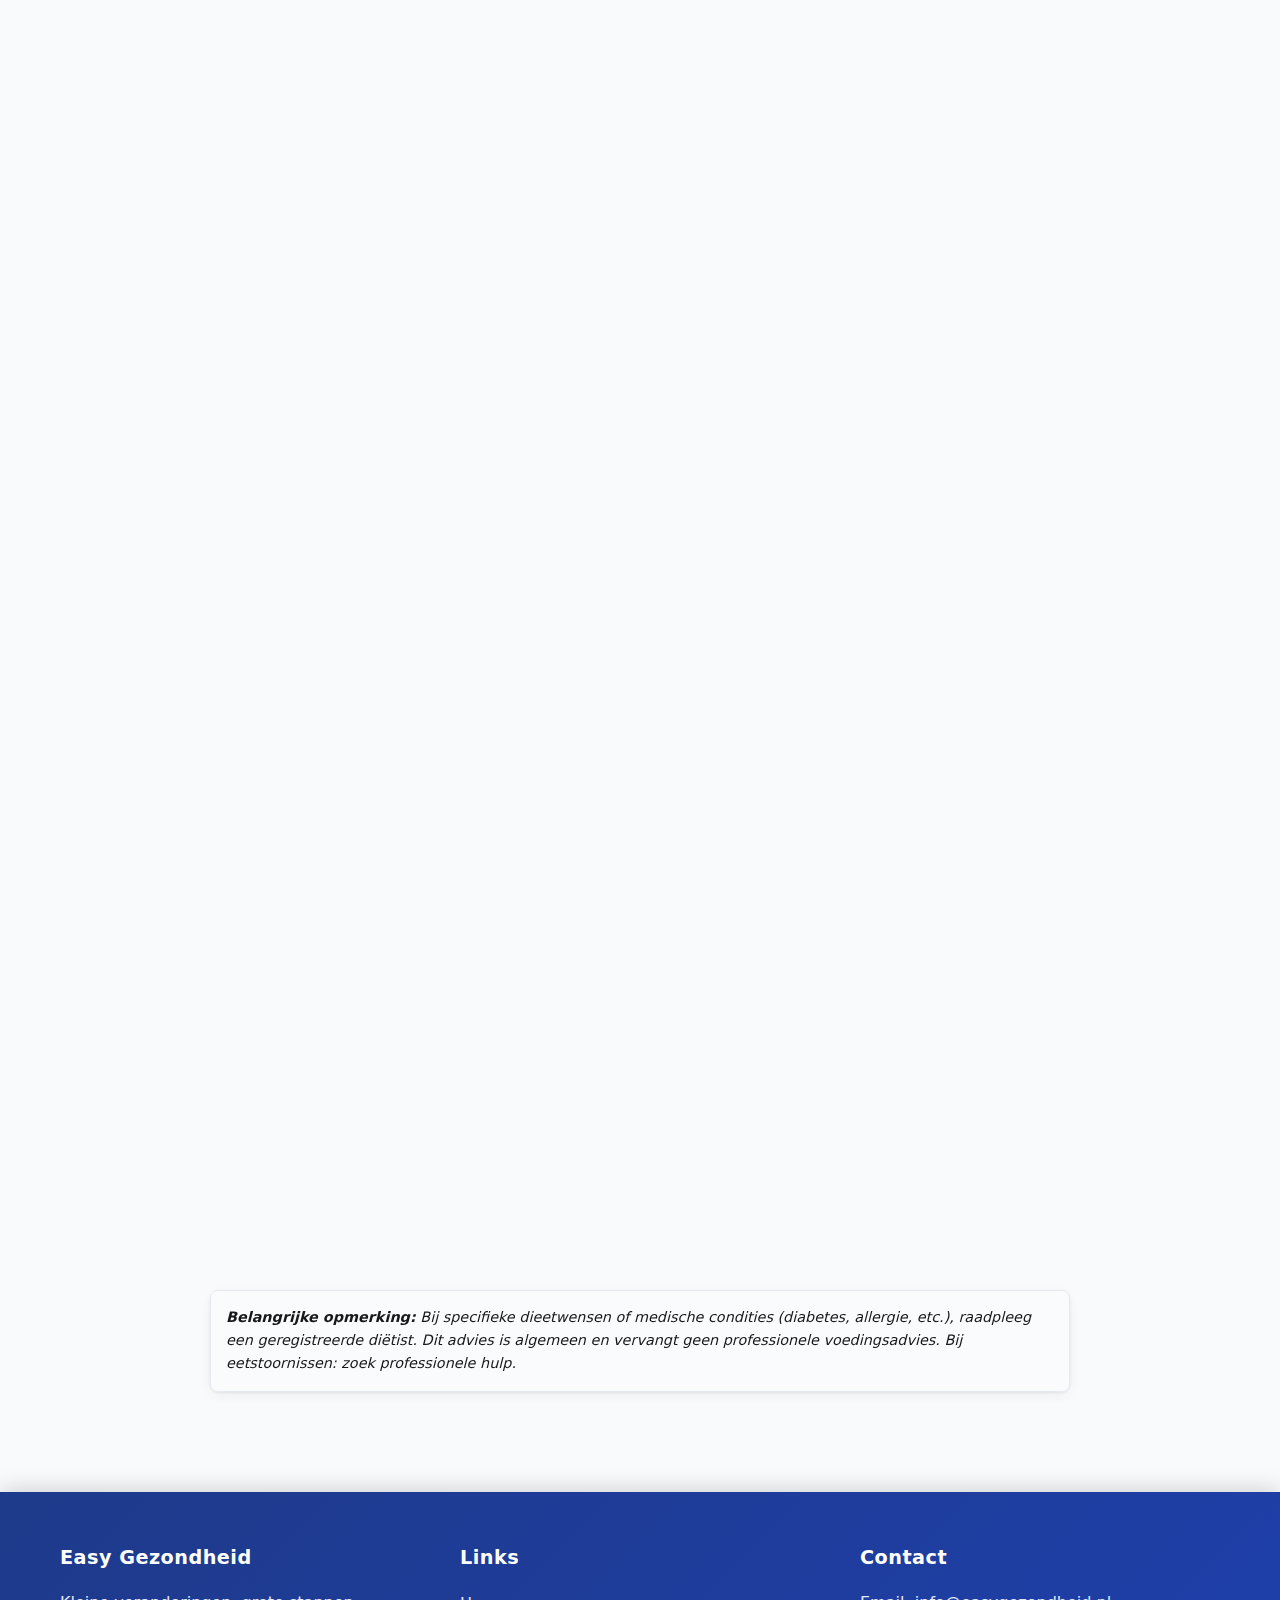
<file: voeding.html>
<!DOCTYPE html>
<html lang="nl">
  <head>
    <meta charset="UTF-8" />
    <meta name="viewport" content="width=device-width, initial-scale=1.0" />
    <title>Voeding - Easy Gezondheid</title>
    <link rel="stylesheet" href="style.css?v=20260118003210" />
  </head>
  <body>
    <nav class="main-nav">
      <div class="nav-container">
        <a href="index.html" class="logo">Easy Gezondheid</a>
        <button class="menu-toggle" id="menuToggle" aria-label="Toggle menu">
          <span></span>
          <span></span>
          <span></span>
        </button>
      </div>
    </nav>

    <div class="nav-overlay" id="navOverlay"></div>
    <div class="nav-sidebar" id="navSidebar">
      <div class="nav-sidebar-header">
        <span class="nav-sidebar-title">Menu</span>
        <button class="nav-close" id="navClose" aria-label="Close menu">&times;</button>
      </div>
      
      <ul class="nav-menu">
        <li><a href="index.html">🏠 Home</a></li>
        <li><a href="guide.html">📋 Persoonlijke Gids</a></li>
        <li><a href="gedrag-en-gewoontes.html">🎯 Gedrag en Gewoontes</a></li>
        
        <li class="nav-divider"><span>Gezondheid</span></li>
        <li><a href="gezondheid.html">💚 Gezondheid Overzicht</a></li>
        <li><a href="slaap.html">😴 Slaap</a></li>
        <li><a href="mentale-gezondheid.html">🧠 Mentale Gezondheid</a></li>
        <li><a href="voeding.html" class="active">🍎 Voeding</a></li>
        <li><a href="beweging.html">🏃 Beweging</a></li>
        
        <li class="nav-divider"><span>Sports</span></li>
        <li><a href="calisthenics.html">💪 Kracht</a></li>
        <li><a href="mobility.html">🧘 Mobiliteit</a></li>
        
        <li class="nav-divider"><span>Meer</span></li>
        <li><a href="blog.html">📝 Blog</a></li>
        <li><a href="about.html">ℹ️ Over Ons</a></li>
        <li><a href="contact.html">📧 Contact</a></li>
      </ul>
    </div>

    <header class="hero">
      <h1>Voeding</h1>
      <p class="subtitle">
        Voeding is meer dan calorieën — het zijn dagelijkse gewoontes en brandstofkeuzes die je brein, lichaam, hormonen, ontstekingen, energieniveaus, slaap en veerkracht beïnvloeden. Onderzoek toont duidelijke verbanden tussen voedingskwaliteit en mentale gezondheid.
      </p>
    </header>

    <main>

      <section class="section">
        <h2>🍎 Wat Is Goede Voeding Eigenlijk?</h2>
        <div class="info-box" style="background: linear-gradient(135deg, #f0f9ff, #ecfeff); padding: 24px; border-radius: 12px; margin-bottom: 24px;">
          <p style="color: #000000; line-height: 1.7; margin: 0;">
            <strong>Voeding = Brandstof + Informatie Voor Je Lichaam</strong><br><br>
            Het beïnvloedt:<br>
            • Energieniveaus en stemmingsstabiliteit<br>
            • Ontstekingen en immuunfunctie<br>
            • Neurotransmitters (serotonine, dopamine)<br>
            • Slaapkwaliteit en herstel<br>
            • Cognitie en concentratie<br><br>
            <em>Onderzoek toont duidelijke verbanden tussen voedingskwaliteit en mentale gezondheid uitkomsten, inclusief stemming en stressregulatie.</em>
          </p>
        </div>

        <div class="tips-grid">
          <div class="tip-card">
            <h4>🌈 Kwaliteit > Kwantiteit</h4>
            <p>Focus op voedingsdichte whole foods, niet alleen calorieën tellen. Diversiteit in voedingsstoffen is cruciaal.</p>
          </div>
          <div class="tip-card">
            <h4>🧠 Brein-Lichaam Verbinding</h4>
            <p>Wat je eet beïnvloedt neurotransmitters, ontstekingen en de darm-brein as — allemaal gelinkt aan stemming.</p>
          </div>
          <div class="tip-card">
            <h4>⚡ Energiebalans</h4>
            <p>Stabiele bloedsuiker = stabiele energie en stemming. Balanceer macronutriënten bij elke maaltijd.</p>
          </div>
          <div class="tip-card">
            <h4>🌿 Anti-Inflammatoir</h4>
            <p>Chronische ontstekingen gelinkt aan depressie. Voeding kan ontstekingen verminderen of verergeren.</p>
          </div>
        </div>
      </section>

      <section class="section">
        <h2>🍽️ 1. Eet Een Gebalanceerd, Voedingsdicht Dieet</h2>
        
        <div class="exercise-card">
          <div class="exercise-header">
            <h3>Kern Voedingsgroepen</h3>
            <span class="muscle-group">Kwaliteit & Diversiteit Boven Alles</span>
          </div>
          
          <div class="exercise-content">
            <div class="exercise-description">
              <h4>In Plaats Van Micro-Calorieën Tellen of Gimmicks:</h4>
              <p>Prioriteer <strong>voedingskwaliteit en diversiteit van voedingsstoffen</strong>. Dit is wat wetenschappelijk onderzoek ondersteunt.</p>
              
              <h4 style="margin-top: 16px;">🥬 Groenten & Fruit:</h4>
              <ul>
                <li>Hoog in vezels, vitamines, mineralen en antioxidanten</li>
                <li>Ondersteunen brein- en immuungezondheid</li>
                <li>Streef naar <strong>4-6 verschillende kleuren per dag</strong></li>
                <li>Hoe kleurrijker, hoe meer diverse fytochemicaliën</li>
              </ul>
              
              <h4 style="margin-top: 16px;">🌾 Volkoren Granen:</h4>
              <ul>
                <li>Bieden duurzame energie en vezels voor darmgezondheid</li>
                <li>Voorbeelden: haver, quinoa, bruine rijst, volkoren pasta, bulgur</li>
                <li>Verkies boven geraffineerde koolhydraten (wit brood, witte rijst)</li>
              </ul>
              
              <h4 style="margin-top: 16px;">🍗 Magere Eiwitten:</h4>
              <ul>
                <li>Vis, gevogelte, eieren, peulvruchten, tofu/tempeh</li>
                <li>Eiwit ondersteunt spierherstel en stemming-gerelateerde neurotransmitters</li>
                <li>Bevat essentiële aminozuren voor serotoninproductie</li>
                <li>Streef naar eiwit bij elke maaltijd</li>
              </ul>
              
              <h4 style="margin-top: 16px;">🥑 Gezonde Vetten:</h4>
              <ul>
                <li><strong>Omega-3 vetzuren:</strong> Zalm, sardines, walnoten, lijnzaad</li>
                <li>Ondersteunen anti-inflammatoire processen en breinfunctie</li>
                <li>Olijfolie, avocado, noten en zaden</li>
                <li>Essentieel voor hormoonproductie en celgezondheid</li>
              </ul>
              
              <h4 style="margin-top: 16px;">🥜 Noten, Zaden & Peulvruchten:</h4>
              <ul>
                <li>Rijk aan vezels, micronutriënten en beschermende fytochemicaliën</li>
                <li>Linzen, kikkererwten, zwarte bonen, amandelen, chiazaad</li>
                <li>Uitstekende plantaardige eiwitbronnen</li>
              </ul>
            </div>
            
            <div style="margin-top: 16px; padding: 16px; background: #D1FAE5; border-radius: 8px;">
              <p style="margin: 0; color: #065f46;">
                <strong>📊 Wetenschappelijk Bewijs:</strong> Voedingspatronen rijk aan whole, minimaal verwerkte voeding zijn geassocieerd met beter mentaal welzijn en lagere angst- en depressiesymptomen.
              </p>
            </div>
          </div>
        </div>
      </section>

      <section>
        <h2>🥗 2. Plantgebaseerde Voedingspatronen</h2>
        
        <div class="exercise-card">
          <div class="exercise-header">
            <h3>Evidence-Based Voedingspatronen</h3>
            <span class="muscle-group">Holistische Benadering, Niet Geïsoleerde Foods</span>
          </div>
          
          <div class="exercise-content">
            <div class="exercise-description">
              <h4>In Plaats Van Focus Op "Goed" of "Slecht":</h4>
              <p>Onderzoek ondersteunt meer <strong>holistische voedingspatronen</strong> die consistent worden gevolgd.</p>
              
              <h4 style="margin-top: 16px;">🇬🇷 Mediterraan Dieet:</h4>
              <ul>
                <li>Benadrukt: groenten, peulvruchten, volkoren granen, vis, olijfolie</li>
                <li>Talrijke studies associëren het met verbeterde stemming en cognitieve gezondheid</li>
                <li>Rijk aan omega-3, antioxidanten en gezonde vetten</li>
                <li>Gematigd gebruik van zuivel en rood vlees</li>
                <li><strong>Meest onderzochte voedingspatroon voor mentale gezondheid</strong></li>
              </ul>
              
              <h4 style="margin-top: 16px;">🥗 DASH Dieet:</h4>
              <ul>
                <li>Rijk aan fruit, groenten, mager eiwit en volkoren granen</li>
                <li>Ondersteunt cardiovasculaire en metabole gezondheid</li>
                <li>Wat goed is voor het hart is goed voor het brein</li>
                <li>Oorspronkelijk ontwikkeld voor bloeddrukregulatie</li>
              </ul>
              
              <h4 style="margin-top: 16px;">🧠 MIND Dieet (Bonus):</h4>
              <ul>
                <li>Combineert Mediterraan en DASH principes</li>
                <li>Specifiek ontwikkeld voor cognitieve gezondheid</li>
                <li>Kan langetermijn cognitieve gezondheid ondersteunen</li>
              </ul>
            </div>
            
            <div style="margin-top: 20px; padding: 20px; background: #FEF3C7; border-radius: 10px;">
              <h4 style="margin: 0 0 12px 0; color: #78350f;">🍽️ Wat Dit Er In Praktijk Uitziet:</h4>
              <ul style="color: #78350f; margin: 0;">
                <li>✅ Grote hoeveelheid groenten bij lunch en diner</li>
                <li>✅ Volkoren granen in plaats van geraffineerde koolhydraten</li>
                <li>✅ Vis of peulvruchten als eiwit op de meeste dagen</li>
                <li>✅ Noten en olijfolie in plaats van verwerkte snacks</li>
                <li>✅ Fruit als dessert of snack</li>
                <li>✅ Kruiden en specerijen voor smaak (minder zout)</li>
              </ul>
            </div>
          </div>
        </div>
      </section>

      <section>
        <h2>🌿 3. Anti-Inflammatoire Voeding Voor Mentale Gezondheid</h2>
        
        <div class="exercise-card">
          <div class="exercise-header">
            <h3>Ontstekingen & Stemming</h3>
            <span class="muscle-group">Voeding Beïnvloedt Inflammatie</span>
          </div>
          
          <div class="exercise-content">
            <div class="exercise-description">
              <h4>Waarom Dit Belangrijk Is:</h4>
              <p>Voeding beïnvloedt ontstekingen — en <strong>ontstekingen beïnvloeden stemming, slaap en stressrespons</strong>. Chronische laaggradige inflammatie is gelinkt aan depressie.</p>
              
              <h4 style="margin-top: 16px;">🚫 Voedingsmiddelen Te Beperken (Pro-Inflammatoir):</h4>
              <ul>
                <li><strong>Ultra-verwerkte voeding:</strong> Hoog in suiker, additieven, trans-vetten</li>
                <li>Kan negatieve impact hebben op stemming en energie over tijd</li>
                <li><strong>Toegevoegde suikers en geraffineerde koolhydraten:</strong> Dragen bij aan ontstekingen en energiecrashes</li>
                <li>Snelle bloedsuikerschommelingen = stemmingsschommelingen</li>
                <li><strong>Overmatig alcohol:</strong> Verstoort slaap en hormonen, verhoogt inflammatie</li>
                <li><strong>Trans-vetten:</strong> In gefrituurde en verwerkte voeding</li>
              </ul>
              
              <h4 style="margin-top: 16px;">✅ Voedingsmiddelen Die Helpen (Anti-Inflammatoir):</h4>
              <ul>
                <li><strong>Fruit & Groenten:</strong> Antioxidanten verminderen oxidatieve stress
                  <ul style="margin-top: 8px;">
                    <li>Bessen (blauwe bessen, aardbeien, frambozen)</li>
                    <li>Donkergroene bladgroenten (spinazie, boerenkool)</li>
                    <li>Kruisbloemige groenten (broccoli, bloemkool)</li>
                  </ul>
                </li>
                <li><strong>Omega-3 Voeding:</strong> Zalm, sardines, lijnzaad kunnen stemmingsregulatie ondersteunen
                  <ul style="margin-top: 8px;">
                    <li>EPA en DHA (uit vette vis) meest effectief</li>
                    <li>ALA (uit lijnzaad, walnoten) moet omgezet worden</li>
                  </ul>
                </li>
                <li><strong>Polyfenol-rijke voeding:</strong> Bessen, donkere bladgroenten, kruiden
                  <ul style="margin-top: 8px;">
                    <li>Kurkuma (curcumine) heeft anti-inflammatoire eigenschappen</li>
                    <li>Groene thee rijk aan EGCG</li>
                    <li>Extra vergine olijfolie</li>
                  </ul>
                </li>
                <li><strong>Probiotica & Prebiotica:</strong> Yoghurt, kefir, zuurkool, kimchi
                  <ul style="margin-top: 8px;">
                    <li>Ondersteunen darmgezondheid (darm-brein as)</li>
                    <li>Vezels voeden goede darmbacteriën</li>
                  </ul>
                </li>
              </ul>
            </div>
          </div>
        </div>
      </section>

      <section>
        <h2>⏱️ 4. Structureer Je Maaltijden Voor Energie & Stemming</h2>
        
        <div class="exercise-card">
          <div class="exercise-header">
            <h3>Maaltijd Timing & Balans</h3>
            <span class="muscle-group">Stabiele Bloedsuiker = Stabiele Stemming</span>
          </div>
          
          <div class="exercise-content">
            <div class="exercise-description">
              <h4>Gebalanceerde Macronutriënten:</h4>
              <p>Streef ernaar om bij elke maaltijd <strong>eiwit + gezonde vetten + vezels</strong> te includeren om bloedglucose te stabiliseren en energie te behouden.</p>
              
              <h4 style="margin-top: 16px;">Voorbeeld Maaltijd Opbouw:</h4>
              <ul>
                <li><strong>Ontbijt:</strong> Eieren + avocado + volkoren toast + fruit</li>
                <li><strong>Lunch:</strong> Gegrilde kip + quinoa + grote salade + olijfolie</li>
                <li><strong>Diner:</strong> Zalm + zoete aardappel + geroosterde groenten</li>
                <li><strong>Snack:</strong> Griekse yoghurt + noten + bessen</li>
              </ul>
              
              <h4 style="margin-top: 16px;">⏰ Regelmatig Eetpatroon:</h4>
              <ul>
                <li>Onregelmatige eetpatronen kunnen energie en stemming destabiliseren</li>
                <li>Streef naar <strong>consistente maaltijdtijden</strong></li>
                <li>3 hoofdmaaltijden + 1-2 snacks werkt voor de meeste mensen</li>
                <li>Ontbijt binnen 1-2 uur na ontwaken helpt circadiaans ritme</li>
                <li>Laatste maaltijd minimaal 2-3 uur voor bedtijd</li>
              </ul>
              
              <h4 style="margin-top: 16px;">🧠 Voedingsstoffen Die Stemming & Breinfunctie Beïnvloeden:</h4>
              <ul>
                <li><strong>B-vitamines:</strong> Volkoren granen, eieren, peulvruchten
                  <ul style="margin-top: 8px;">
                    <li>Essentieel voor stemming en energieproductie</li>
                    <li>B6, B12, folaat cruciaal voor neurotransmitters</li>
                  </ul>
                </li>
                <li><strong>Vezels & darmgezondheid:</strong> Ondersteunt microbioom diversiteit
                  <ul style="margin-top: 8px;">
                    <li>Kan breingezondheid beïnvloeden via darm-brein as</li>
                    <li>Streef naar 25-35g vezels per dag</li>
                  </ul>
                </li>
                <li><strong>Antioxidanten & micronutriënten:</strong> Kleurrijke groenten en fruit
                  <ul style="margin-top: 8px;">
                    <li>Beschermen neuronen en ondersteunen neurotransmitter balans</li>
                    <li>Vitamine C, E, selenium, zink</li>
                  </ul>
                </li>
              </ul>
            </div>
          </div>
        </div>
      </section>

      <section>
        <h2>💧 5. Hydratatie & Effect Op Stemming en Cognitie</h2>
        
        <div class="exercise-card">
          <div class="exercise-header">
            <h3>Water Is Essentieel</h3>
            <span class="muscle-group">Zelfs Milde Dehydratie Beïnvloedt Prestatie</span>
          </div>
          
          <div class="exercise-content">
            <div class="exercise-description">
              <h4>Waarom Hydratatie Belangrijk Is:</h4>
              <p>Zelfs <strong>milde dehydratie</strong> (1-2% lichaamsmassa) kan concentratie, vermoeidheid en stemming beïnvloeden.</p>
              
              <h4 style="margin-top: 16px;">Praktische Hydratatie Strategieën:</h4>
              <ul>
                <li>Drink water <strong>gedurende de hele dag</strong>, niet alleen bij dorst</li>
                <li>Algemene richtlijn: ~2-3 liter per dag (afhankelijk van activiteit en klimaat)</li>
                <li>Begin de dag met een glas water na ontwaken</li>
                <li>Drink voor, tijdens en na beweging</li>
                <li>Urinekleur check: lichtgeel = goed gehydrateerd</li>
              </ul>
              
              <h4 style="margin-top: 16px;">💡 Extra Tips:</h4>
              <ul>
                <li>Eet waterrijke voeding: komkommer, watermeloen, sinaasappels</li>
                <li>Beperk cafeïne en alcohol (beide dehydreren)</li>
                <li>In warm weer of bij training: verhoog waterconsumptie</li>
                <li>Kruidenthee telt ook als hydratatie</li>
              </ul>
            </div>
          </div>
        </div>
      </section>

      <section>
        <h2>📋 6. Praktische Voedingsgewoontes Die Je Vandaag Kunt Starten</h2>
        
        <div class="tips-grid">
          <div class="tip-card">
            <h4>🌈 Eet Kleurrijk</h4>
            <p>Streef naar <strong>4-6 verschillende kleuren</strong> fruit/groenten per dag. Elke kleur biedt unieke fytochemicaliën en antioxidanten.</p>
          </div>
          
          <div class="tip-card">
            <h4>🥦 Whole Foods First</h4>
            <p>Kies <strong>onverwerkte voeding</strong> boven verpakte snacks. Als het een ingrediëntenlijst heeft die je niet kunt uitspreken, beperk het.</p>
          </div>
          
          <div class="tip-card">
            <h4>🍗 Eiwit Bij Elke Maaltijd</h4>
            <p>Includeer een <strong>eiwitbron</strong> bij elke maaltijd voor verzadiging, spierbehoud en neurotransmitter productie.</p>
          </div>
          
          <div class="tip-card">
            <h4>🌾 Swap Geraffineerd Voor Volkoren</h4>
            <p>Vervang wit brood, witte rijst en pasta voor volkoren alternatieven. Meer vezels, mineralen en stabielere energie.</p>
          </div>
          
          <div class="tip-card">
            <h4>🥑 Gezonde Vetten Dagelijks</h4>
            <p>Voeg <strong>noten, zaden, olijfolie of vette vis</strong> toe aan je dagelijkse routine. Essentieel voor hormonen en breingezondheid.</p>
          </div>
          
          <div class="tip-card">
            <h4>🚫 Beperk Ultra-Verwerkt</h4>
            <p>Limiteer suikerhoudende drankjes, snacks met lange ingrediëntenlijsten en gefrituurde voeding. Occasioneel, niet dagelijks.</p>
          </div>
        </div>
        
        <div style="margin-top: 24px; padding: 20px; background: #FEF3C7; border-radius: 10px;">
          <h4 style="color: #78350f; margin-bottom: 12px;">🛒 Wekelijkse Boodschappen Strategie</h4>
          <ul style="color: #78350f; margin: 0;">
            <li>Vul je kar <strong>eerst</strong> met groenten, fruit, magere eiwitten, peulvruchten en volkoren granen</li>
            <li>Koop vooral in de buitenring van de supermarkt (verse producten)</li>
            <li>Behandel snacks en verwerkte voeding als <strong>occasioneel, niet dagelijks</strong></li>
            <li>Bereid voor: meal prep op zondag bespaart tijd en verbetert keuzes</li>
          </ul>
        </div>
      </section>

      <section>
        <h2>🧘 7. Mindful Eating & Relatie Met Voedsel</h2>
        
        <div class="exercise-card">
          <div class="exercise-header">
            <h3>Ontwikkel Een Positieve Mindset</h3>
            <span class="muscle-group">Luister Naar Je Lichaam, Niet Rigide Regels</span>
          </div>
          
          <div class="exercise-content">
            <div class="exercise-description">
              <h4>Waarom Mindful Eating Helpt:</h4>
              <p>Een <strong>gezonde relatie met eten</strong> — luisteren naar honger en verzadiging in plaats van dieetregels — ondersteunt metabole gezondheid en vermindert stress rond eten over tijd.</p>
              
              <h4 style="margin-top: 16px;">Principes Van Intuïtief Eten:</h4>
              <ul>
                <li><strong>Reageer op interne signalen</strong> in plaats van externe regels</li>
                <li>Eet wanneer je honger hebt, stop wanneer je comfortabel vol bent</li>
                <li>Geen voedingsmiddelen zijn "verboden" — dat creëert alleen obsessie</li>
                <li>Geniet van eten zonder schuldgevoel</li>
                <li>Onderscheid emotionele honger van fysieke honger</li>
              </ul>
              
              <h4 style="margin-top: 16px;">Praktische Mindful Eating Tips:</h4>
              <ul>
                <li>Eet zonder afleiding (geen telefoon, TV, laptop)</li>
                <li>Kauw langzaam en proef je eten echt</li>
                <li>Leg je vork neer tussen happen</li>
                <li>Check halverwege: ben ik nog honger?</li>
                <li>Eet tot 80% vol, niet tot je "vol" bent</li>
              </ul>
            </div>
            
            <div style="margin-top: 16px; padding: 16px; background: #E0E7FF; border-radius: 8px;">
              <p style="margin: 0; color: #3730A3;">
                <strong>💡 Anti-Dieet Mindset:</strong> Focus op gezondheid en energie, niet op gewichtsverlies. Restrictieve diëten falen meestal — duurzame gewoontes werken.
              </p>
            </div>
          </div>
        </div>
      </section>

      <section>
        <h2>💊 8. Supplementen: Wat Zegt De Wetenschap?</h2>
        
        <div class="exercise-card">
          <div class="exercise-header">
            <h3>Wanneer Supplementen Overwegen</h3>
            <span class="muscle-group">Whole Foods Eerst, Supplementen Als Backup</span>
          </div>
          
          <div class="exercise-content">
            <div class="exercise-description">
              <h4>⚠️ Belangrijke Context:</h4>
              <p><strong>Supplementen kunnen nuttig zijn wanneer voedingsinname ontoereikend is</strong>, maar whole foods moeten de prioriteit zijn. Ze vervangen geen slecht dieet.</p>
              
              <h4 style="margin-top: 16px;">Evidence-Based Supplementen:</h4>
              <ul>
                <li><strong>Omega-3 (EPA/DHA):</strong>
                  <ul style="margin-top: 8px;">
                    <li>Heeft ondersteunend bewijs voor stemmingsregulatie, vooral bij depressie</li>
                    <li>Streef naar 1-2g EPA per dag (bij depressie, onder begeleiding)</li>
                    <li>Bij voorkeur uit vette vis, anders hoogwaardige supplement</li>
                  </ul>
                </li>
                <li><strong>Vitamine D:</strong>
                  <ul style="margin-top: 8px;">
                    <li>Bij tekort (veel Nederlanders in winter)</li>
                    <li>Gelinkt aan stemming en immuunfunctie</li>
                    <li>Laat waarden testen, supplement indien nodig</li>
                  </ul>
                </li>
                <li><strong>B-vitamines:</strong>
                  <ul style="margin-top: 8px;">
                    <li>Bij vegetarisch/veganistisch dieet (vooral B12)</li>
                    <li>B-complex kan helpen bij energie en stemming</li>
                  </ul>
                </li>
                <li><strong>Probiotica:</strong>
                  <ul style="margin-top: 8px;">
                    <li>Specifieke stammen kunnen darmgezondheid ondersteunen</li>
                    <li>Emerging evidence voor darm-brein as</li>
                    <li>Kies evidence-based stammen (Lactobacillus, Bifidobacterium)</li>
                  </ul>
                </li>
              </ul>
              
              <h4 style="margin-top: 16px;">❌ Vermijd:</h4>
              <ul>
                <li>Mega-doses zonder medische reden (kan schadelijk zijn)</li>
                <li>"Detox" of "fat burner" supplementen (marketing, geen bewijs)</li>
                <li>Supplementen als vervanging voor gezonde voeding</li>
              </ul>
            </div>
            
            <div style="margin-top: 16px; padding: 16px; background: #FEE2E2; border-radius: 8px;">
              <p style="margin: 0; color: #991B1B;">
                <strong>⚠️ Waarschuwing:</strong> Raadpleeg een arts of diëtist voordat je supplementen neemt, vooral bij medicijngebruik of medische condities.
              </p>
            </div>
          </div>
        </div>
      </section>

      <section>
        <h2>📅 Simpel Wekelijks Maaltijd Template</h2>
        <p style="margin-bottom: 24px; color: #475569;">Een praktisch voorbeeld van hoe een gezonde week eruit kan zien:</p>
        
        <div class="workout-schedule">
          <div class="schedule-option">
            <h3>🌅 Ontbijt Opties</h3>
            <p class="schedule-desc">Roteer deze opties door de week</p>
            <div class="week-layout" style="grid-template-columns: 1fr;">
              <span class="workout-day">✦ Haver met bessen + noten + Griekse yoghurt</span>
              <span class="workout-day">✦ Roerei met spinazie + volkoren toast + avocado</span>
              <span class="workout-day">✦ Smoothie (banaan, bessen, spinazie, eiwit poeder, lijnzaad)</span>
              <span class="workout-day">✦ Volkoren pannenkoeken + pindakaas + fruit</span>
            </div>
          </div>

          <div class="schedule-option">
            <h3>🥗 Lunch Opties</h3>
            <p class="schedule-desc">Bereid voor of maak vers</p>
            <div class="week-layout" style="grid-template-columns: 1fr;">
              <span class="workout-day">✦ Mediterraanse bowl (quinoa, kikkererwten, groenten, olijfolie)</span>
              <span class="workout-day">✦ Zalm salade met gemengde bladgroenten + zaden + citroen dressing</span>
              <span class="workout-day">✦ Kip wrap met hummus, groenten en volkoren tortilla</span>
              <span class="workout-day">✦ Linzensoep met volkoren brood en salade</span>
            </div>
          </div>

          <div class="schedule-option">
            <h3>🍽️ Diner Opties</h3>
            <p class="schedule-desc">Balanceer eiwit, groenten en koolhydraten</p>
            <div class="week-layout" style="grid-template-columns: 1fr;">
              <span class="workout-day">✦ Gegrilde kip/tofu met geroosterde groenten + bruine rijst</span>
              <span class="workout-day">✦ Zalm met zoete aardappel + broccoli</span>
              <span class="workout-day">✦ Roerbak met gemengde groenten, tempeh en volkoren noedels</span>
              <span class="workout-day">✦ Volkoren pasta met linzenbolognese + grote salade</span>
            </div>
          </div>

          <div class="schedule-option">
            <h3>🍎 Snack Opties</h3>
            <p class="schedule-desc">Gezond tussendoortje</p>
            <div class="week-layout" style="grid-template-columns: 1fr;">
              <span class="workout-day">✦ Fruit + handvol noten</span>
              <span class="workout-day">✦ Hummus + groentesticks (wortel, paprika, komkommer)</span>
              <span class="workout-day">✦ Griekse yoghurt + bessen</span>
              <span class="workout-day">✦ Volkoren crackers met avocado</span>
            </div>
          </div>
        </div>
        
        <div style="margin-top: 24px; padding: 20px; background: linear-gradient(135deg, #f0f9ff, #ecfeff); border-radius: 10px; border-left: 4px solid #0284C7;">
          <h4 style="color: #000000 !important; margin-bottom: 12px;">💡 Meal Prep Tips</h4>
          <p style="color: #000000 !important; line-height: 1.7; margin: 0;">
            Besteed <strong>1-2 uur op zondag</strong> aan voorbereiding: was/snijd groenten, kook granen in bulk, gril eiwitten. Dit bespaart tijd tijdens de week en verbetert je keuzes wanneer je moe bent.
          </p>
        </div>
      </section>

      <section>
        <h2>🧠 Waarom Deze Aanpak Werkt: De Wetenschap</h2>
        <div class="tips-grid">
          <div class="tip-card">
            <h4>💪 Ondersteunt Metabole Gezondheid</h4>
            <p>Een voedingsdicht dieet vermindert chronisch ziekterisico en ondersteunt stabiele energie en insuline niveaus.</p>
          </div>
          <div class="tip-card">
            <h4>🧠 Beïnvloedt Breinfunctie</h4>
            <p>Voeding beïnvloedt neurotransmitters, ontstekingen en de darm-brein as — allemaal gelinkt aan stemming en cognitie.</p>
          </div>
          <div class="tip-card">
            <h4>🌿 Duurzaam & Vol te Houden</h4>
            <p>Focus op whole foods en gewoontes (niet extremen) bevordert consistentie en langetermijn wellness — vergelijkbaar met training.</p>
          </div>
          <div class="tip-card">
            <h4>📊 Evidence-Based</h4>
            <p>Mediterraan en DASH diëten hebben decennia aan onderzoek dat hun voordelen voor gezondheid en welzijn ondersteunt.</p>
          </div>
        </div>
      </section>

      <section style="background: linear-gradient(135deg, #0284C7, #0369A1); color: white; text-align: center;">
        <h2 style="color: white; border: none; padding: 0;">Klaar Om Te Beginnen?</h2>
        <p style="font-size: 1.1em; margin: 20px 0 0 0; line-height: 1.7;">
          In plaats van een modieus dieet najagen, ondersteunt het bewijs:<br><br>
          <strong style="font-size: 1.2em;">🌿 Hoogwaardige whole foods • 🥗 Gebalanceerde maaltijden • 🌈 Diverse voedingsstoffen • 💧 Hydratatie • 🍎 Minder ultra-verwerkt</strong><br><br>
          <em>Start vandaag met één gezonde gewoonte.</em>
        </p>
      </section>

      <section class="disclaimer">
        <p><strong>Belangrijke opmerking:</strong> Bij specifieke dieetwensen of medische condities (diabetes, allergie, etc.), raadpleeg een geregistreerde diëtist. Dit advies is algemeen en vervangt geen professionele voedingsadvies. Bij eetstoornissen: zoek professionele hulp.</p>
      </section>
    </main>

    <footer>
      <div class="footer-container">
        <div class="footer-section">
          <h3>Easy Gezondheid</h3>
          <p>Kleine veranderingen, grote stappen</p>
        </div>
        <div class="footer-section">
          <h3>Links</h3>
          <ul>
            <li><a href="index.html">Home</a></li>
            <li><a href="guide.html">Persoonlijke Gids</a></li>
            <li><a href="gedrag-en-gewoontes.html">Gedrag en Gewoontes</a></li>
            <li><a href="blog.html">Blog</a></li>
            <li><a href="contact.html">Contact</a></li>
          </ul>
        </div>
        <div class="footer-section">
          <h3>Contact</h3>
          <p>Email: info@easygezondheid.nl</p>
        </div>
      </div>
      <div class="footer-bottom">
        <p>&copy; 2026 Easy Gezondheid. Alle rechten voorbehouden.</p>
      </div>
    </footer>

    <script src="script.js"></script>
  </body>
</html>
</file>
<file: style.css>
/* Updated: 2026-01-18 00:14 - Black text fix */
* {
  margin: 0;
  padding: 0;
  box-sizing: border-box;
}

html {
  scroll-behavior: smooth;
}

body {
  font-family: 'Segoe UI', -apple-system, system-ui, 'Roboto', sans-serif;
  line-height: 1.7;
  color: #000000;
  background: #f8fafc;
  min-height: 100vh;
  overflow-x: hidden;
  animation: pageLoad 0.5s ease;
}

@keyframes pageLoad {
  from {
    opacity: 0;
  }
  to {
    opacity: 1;
  }
}

/* Keyframe Animations */
@keyframes fadeInUp {
  from {
    opacity: 0;
    transform: translateY(30px);
  }
  to {
    opacity: 1;
    transform: translateY(0);
  }
}

@keyframes fadeIn {
  from {
    opacity: 0;
  }
  to {
    opacity: 1;
  }
}

@keyframes slideInLeft {
  from {
    opacity: 0;
    transform: translateX(-40px);
  }
  to {
    opacity: 1;
    transform: translateX(0);
  }
}

@keyframes slideInRight {
  from {
    opacity: 0;
    transform: translateX(40px);
  }
  to {
    opacity: 1;
    transform: translateX(0);
  }
}

@keyframes float {
  0%, 100% {
    transform: translateY(0px);
  }
  50% {
    transform: translateY(-20px);
  }
}

@keyframes pulse {
  0%, 100% {
    transform: scale(1);
  }
  50% {
    transform: scale(1.05);
  }
}

@keyframes gradientShift {
  0% {
    background-position: 0% 50%;
  }
  50% {
    background-position: 100% 50%;
  }
  100% {
    background-position: 0% 50%;
  }
}

/* Scroll Animation Class */
.scroll-animate {
  opacity: 0;
  transform: translateY(30px);
  transition: opacity 0.6s ease, transform 0.6s ease;
}

.scroll-animate.visible {
  opacity: 1;
  transform: translateY(0);
}

/* Navigation */
.main-nav {
  background: rgba(255, 255, 255, 0.95);
  backdrop-filter: blur(10px);
  box-shadow: 0 4px 20px rgba(0,0,0,0.08);
  position: sticky;
  top: 0;
  z-index: 1000;
  border-bottom: 1px solid #e2e8f0;
  transition: all 0.3s ease;
}

.nav-container {
  max-width: 1200px;
  margin: 0 auto;
  padding: 0 20px;
  display: flex;
  justify-content: space-between;
  align-items: center;
  height: 70px;
}

.logo {
  font-size: 1.4em;
  font-weight: 700;
  background: linear-gradient(135deg, #0284C7, #14B8A6);
  -webkit-background-clip: text;
  -webkit-text-fill-color: transparent;
  background-clip: text;
  text-decoration: none;
  letter-spacing: -0.3px;
  transition: transform 0.3s ease;
}

.logo:hover {
  transform: scale(1.05);
}

.nav-menu {
  list-style: none;
  display: flex;
  gap: 32px;
  margin: 0;
  padding: 0;
}

.nav-menu li {
  margin: 0;
}

.nav-menu a {
  text-decoration: none;
  color: #000000;
  font-weight: 500;
  font-size: 0.95em;
  transition: all 0.3s ease;
  padding: 8px 12px;
  border-radius: 6px;
  display: block;
  position: relative;
}

.nav-menu a::before {
  content: '';
  position: absolute;
  bottom: 0;
  left: 50%;
  transform: translateX(-50%);
  width: 0;
  height: 2px;
  background: linear-gradient(90deg, #0284C7, #14B8A6);
  transition: width 0.3s ease;
}

.nav-menu a:hover {
  color: #0284C7;
  background: #f1f5f9;
  transform: translateY(-2px);
}

.nav-menu a:hover::before {
  width: 80%;
}

.nav-menu a.active {
  color: #0284C7;
  background: linear-gradient(135deg, #f0f9ff, #ecfeff);
}

.nav-menu a.active::before {
  width: 80%;
}

/* Dropdown Menu Styles */
.dropdown {
  position: relative;
}

.dropdown-toggle {
  cursor: pointer;
}

.dropdown-menu {
  display: none;
  position: absolute;
  top: calc(100% + 4px);
  left: 0;
  background: white;
  min-width: 220px;
  box-shadow: 0 8px 24px rgba(0, 0, 0, 0.15);
  border-radius: 8px;
  padding: 8px 0;
  margin: 0;
  z-index: 1000;
  border: 1px solid rgba(2, 132, 199, 0.1);
}

/* Add padding area to prevent dropdown from closing */
.dropdown::after {
  content: '';
  position: absolute;
  top: 100%;
  left: 0;
  right: 0;
  height: 8px;
}

.dropdown-menu li {
  list-style: none;
  margin: 0;
}

.dropdown-menu a {
  display: block;
  padding: 12px 20px;
  color: #000000;
  text-decoration: none;
  transition: all 0.2s ease;
  border-radius: 6px;
  margin: 2px 8px;
}

.dropdown-menu a:hover {
  background: linear-gradient(135deg, #f0f9ff, #ecfeff);
  color: #0284C7;
  transform: translateX(4px);
}

.dropdown:hover .dropdown-menu,
.dropdown:focus-within .dropdown-menu {
  display: block;
  animation: fadeInDown 0.3s ease;
}

@keyframes fadeInDown {
  from {
    opacity: 0;
    transform: translateY(-10px);
  }
  to {
    opacity: 1;
    transform: translateY(0);
  }
}

header {
  background: linear-gradient(-45deg, #0284C7, #0369A1, #14B8A6, #0891B2);
  background-size: 400% 400%;
  animation: gradientShift 15s ease infinite;
  color: white;
  text-align: center;
  padding: 100px 20px;
  box-shadow: 0 10px 40px rgba(0,0,0,0.15);
  position: relative;
  overflow: hidden;
}

header::before {
  content: '';
  position: absolute;
  top: -50%;
  right: -10%;
  width: 300px;
  height: 300px;
  background: rgba(255, 255, 255, 0.1);
  border-radius: 50%;
  animation: float 6s ease-in-out infinite;
}

header::after {
  content: '';
  position: absolute;
  bottom: -30%;
  left: -5%;
  width: 250px;
  height: 250px;
  background: rgba(255, 255, 255, 0.08);
  border-radius: 50%;
  animation: float 8s ease-in-out infinite reverse;
}

.hero-decorations {
  position: absolute;
  top: 0;
  left: 0;
  width: 100%;
  height: 100%;
  pointer-events: none;
}

.hero-icon {
  position: absolute;
  font-size: 2.5em;
  opacity: 0.3;
  animation: floatRandom var(--duration, 5s) ease-in-out infinite;
  animation-delay: var(--delay, 0s);
}

.hero-icon:nth-child(1) {
  top: 15%;
  left: 10%;
}

.hero-icon:nth-child(2) {
  top: 25%;
  right: 15%;
}

.hero-icon:nth-child(3) {
  bottom: 20%;
  left: 20%;
}

.hero-icon:nth-child(4) {
  top: 60%;
  right: 10%;
}

.hero-icon:nth-child(5) {
  top: 40%;
  left: 50%;
}

@keyframes floatRandom {
  0%, 100% {
    transform: translate(0, 0) rotate(0deg);
  }
  25% {
    transform: translate(20px, -20px) rotate(5deg);
  }
  50% {
    transform: translate(-10px, -30px) rotate(-5deg);
  }
  75% {
    transform: translate(15px, -15px) rotate(3deg);
  }
}

header h1 {
  font-size: 3.2em;
  margin-bottom: 16px;
  font-weight: 700;
  letter-spacing: -1px;
  position: relative;
  z-index: 1;
  text-shadow: 0 2px 10px rgba(0,0,0,0.1);
  animation: fadeInUp 0.8s ease;
}

.subtitle {
  font-size: 1.3em;
  opacity: 0.95;
  font-weight: 400;
  letter-spacing: 0.5px;
  position: relative;
  z-index: 1;
  animation: fadeInUp 1s ease 0.2s both;
}

.hero-tagline {
  font-size: 1.1em;
  opacity: 0.9;
  margin-top: 12px;
  font-weight: 300;
  position: relative;
  z-index: 1;
  animation: fadeInUp 1.2s ease 0.4s both;
}

.hero-cta {
  margin-top: 30px;
  position: relative;
  z-index: 1;
  animation: fadeInUp 1.4s ease 0.6s both;
}

.cta-btn {
  display: inline-block;
  padding: 16px 40px;
  font-size: 1.1em;
  font-weight: 600;
  text-decoration: none;
  border-radius: 8px;
  transition: all 0.3s ease;
  box-shadow: 0 4px 15px rgba(0,0,0,0.2);
  cursor: pointer;
  border: none;
}

.cta-btn.primary {
  background: white;
  color: #0284C7;
}

.cta-btn.primary:hover {
  transform: translateY(-2px);
  box-shadow: 0 6px 20px rgba(0,0,0,0.25);
  background: #f8fafc;
}

.cta-btn.primary:active {
  transform: translateY(0);
  box-shadow: 0 2px 10px rgba(0,0,0,0.2);
}

main {
  max-width: 900px;
  margin: 0 auto;
  position: relative;
  padding: 40px 20px;
}

/* Decorative accent blobs */
.intro::after,
.principles::after {
  content: '';
  position: absolute;
  width: 200px;
  height: 200px;
  background: radial-gradient(circle, rgba(2, 132, 199, 0.06) 0%, transparent 70%);
  border-radius: 50%;
  pointer-events: none;
  z-index: 0;
}

.intro::after {
  top: -50px;
  right: -100px;
}

.principles::after {
  bottom: -50px;
  left: -100px;
}

section {
  background: white;
  padding: 40px;
  margin-bottom: 30px;
  border-radius: 12px;
  box-shadow: 0 4px 15px rgba(0,0,0,0.06), 0 1px 3px rgba(0,0,0,0.08);
  border: 1px solid #e2e8f0;
  transition: all 0.4s ease;
  position: relative;
}

section::before {
  content: '';
  position: absolute;
  top: 0;
  left: 0;
  right: 0;
  height: 4px;
  background: linear-gradient(90deg, #0284C7, #14B8A6, #0891B2);
  border-radius: 12px 12px 0 0;
  opacity: 0;
  transition: opacity 0.4s ease;
}

section:hover::before {
  opacity: 1;
}

section:hover {
  box-shadow: 0 12px 35px rgba(0,0,0,0.1), 0 4px 15px rgba(2, 132, 199, 0.15);
  transform: translateY(-4px);
}

/* Afbakening Section - Clean Editorial Style */
.afbakening {
  background: #fafbfc;
  padding: 60px 40px;
  margin-bottom: 40px;
  border: none;
  box-shadow: none;
  transform: none;
  transition: none;
}

.afbakening::before {
  display: none;
}

.afbakening:hover {
  box-shadow: none;
  transform: none;
}

.afbakening h2 {
  font-size: 1.8em;
  color: #1e293b;
  margin-bottom: 24px;
  border: none;
  background: none;
  -webkit-background-clip: unset;
  -webkit-text-fill-color: unset;
  background-clip: unset;
  padding-bottom: 0;
  font-weight: 600;
  letter-spacing: -0.3px;
}

.afbakening h2::after {
  display: none;
}

.afbakening .intro-paragraph {
  font-size: 1.05em;
  line-height: 1.8;
  color: #475569;
  margin-bottom: 48px;
  max-width: 700px;
  margin-left: auto;
  margin-right: auto;
}

.clarity-content {
  max-width: 650px;
  margin: 0 auto;
}

.clarity-section {
  margin-bottom: 40px;
}

.clarity-section:last-child {
  margin-bottom: 0;
}

.clarity-section h3 {
  font-size: 1.1em;
  color: #1e293b;
  margin-bottom: 20px;
  font-weight: 600;
  letter-spacing: -0.1px;
}

.clarity-section ul {
  list-style: none;
  padding: 0;
  margin: 0;
}

.clarity-section li {
  padding: 10px 0;
  color: #475569;
  font-size: 0.98em;
  line-height: 1.7;
  border-bottom: 1px solid #e2e8f0;
}

.clarity-section li:last-child {
  border-bottom: none;
}

h2 {
  background: linear-gradient(135deg, #0369A1, #0284C7, #14B8A6);
  -webkit-background-clip: text;
  -webkit-text-fill-color: transparent;
  background-clip: text;
  margin-bottom: 28px;
  font-size: 2em;
  font-weight: 700;
  letter-spacing: -0.5px;
  border-bottom: 3px solid transparent;
  border-image: linear-gradient(90deg, #0284C7, #14B8A6) 1;
  padding-bottom: 16px;
  position: relative;
}

h2::after {
  content: '';
  position: absolute;
  bottom: -3px;
  left: 0;
  width: 80px;
  height: 3px;
  background: linear-gradient(90deg, #f59e0b, #f97316);
  border-radius: 2px;
}

h3 {
  color: #000000;
  margin-bottom: 14px;
  font-size: 1.25em;
  font-weight: 600;
  letter-spacing: -0.2px;
}

.cards {
  display: grid;
  grid-template-columns: repeat(auto-fit, minmax(200px, 1fr));
  gap: 20px;
  margin-top: 20px;
}

.card {
  background: linear-gradient(135deg, #ffffff, #f8fafc);
  padding: 28px;
  border-radius: 10px;
  border: 2px solid transparent;
  background-clip: padding-box;
  position: relative;
  transition: all 0.4s cubic-bezier(0.4, 0, 0.2, 1);
  box-shadow: 0 4px 10px rgba(0,0,0,0.05);
}

.card::before {
  content: '';
  position: absolute;
  top: 0;
  left: 0;
  right: 0;
  bottom: 0;
  border-radius: 10px;
  padding: 2px;
  background: linear-gradient(135deg, #0284C7, #14B8A6, #0891B2);
  -webkit-mask: linear-gradient(#fff 0 0) content-box, linear-gradient(#fff 0 0);
  -webkit-mask-composite: xor;
  mask-composite: exclude;
  opacity: 0;
  transition: opacity 0.4s ease;
}

.card:hover {
  transform: translateY(-8px) scale(1.02);
  box-shadow: 0 15px 40px rgba(2, 132, 199, 0.2), 0 8px 20px rgba(20, 184, 166, 0.15);
}

.card:hover::before {
  opacity: 1;
}

.card h3 {
  margin-bottom: 12px;
  color: #000000;
  font-size: 1.3em;
  position: relative;
  z-index: 1;
}

.card p {
  color: #000000;
  line-height: 1.7;
  position: relative;
  z-index: 1;
}

.practice {
  margin-bottom: 25px;
}

.practice ul {
  list-style: none;
  padding-left: 0;
}

.practice li {
  padding: 12px 0 12px 32px;
  position: relative;
  border-bottom: 1px solid #f1f5f9;
  color: #000000;
}

.practice li:before {
  content: "✓";
  position: absolute;
  left: 0;
  background: linear-gradient(135deg, #0284C7, #14B8A6);
  -webkit-background-clip: text;
  -webkit-text-fill-color: transparent;
  background-clip: text;
  font-weight: 700;
  font-size: 1.2em;
  animation: pulse 2s ease-in-out infinite;
}

.tips ol {
  padding-left: 25px;
}

.tips li {
  margin-bottom: 15px;
  padding-left: 10px;
}

#habit-selector {
  display: flex;
  flex-direction: column;
  gap: 12px;
  margin-top: 20px;
}

.habit-btn {
  padding: 18px 26px;
  font-size: 15px;
  background: linear-gradient(135deg, #ffffff, #f8fafc);
  border: 2px solid #e2e8f0;
  border-radius: 10px;
  cursor: pointer;
  transition: all 0.4s cubic-bezier(0.4, 0, 0.2, 1);
  text-align: left;
  font-weight: 500;
  color: #000000;
  position: relative;
  overflow: hidden;
  box-shadow: 0 2px 8px rgba(0,0,0,0.04);
}

.habit-btn::before {
  content: '';
  position: absolute;
  top: 0;
  left: -100%;
  width: 100%;
  height: 100%;
  background: linear-gradient(90deg, transparent, rgba(2, 132, 199, 0.1), transparent);
  transition: left 0.6s ease;
}

.habit-btn:hover::before {
  left: 100%;
}

.habit-btn:hover {
  background: linear-gradient(135deg, #f0f9ff, #ecfeff);
  border-color: #0284C7;
  color: #0369A1;
  transform: translateX(8px);
  box-shadow: 0 8px 20px rgba(2, 132, 199, 0.15);
}

.habit-btn.selected {
  background: linear-gradient(135deg, #0284C7, #0369A1);
  border-color: #0369A1;
  color: white;
  box-shadow: 0 8px 25px rgba(2, 132, 199, 0.3), 0 4px 10px rgba(2, 132, 199, 0.2);
  transform: scale(1.02);
}
  color: white;
  border-color: #0284C7;
}

#tracker-result {
  margin-top: 20px;
  padding: 24px;
  background: #f0f9ff;
  border-radius: 6px;
  border: 1px solid #bae6fd;
  display: none;
}

#tracker-result.show {
  display: block;
  animation: slideIn 0.3s ease;
}

@keyframes slideIn {
  from {
    opacity: 0;
    transform: translateY(-10px);
  }
  to {
    opacity: 1;
    transform: translateY(0);
  }
}

.cta {
  background: linear-gradient(135deg, #0284C7 0%, #0369A1 50%, #14B8A6 100%);
  background-size: 200% 200%;
  animation: gradientShift 10s ease infinite;
  color: white;
  text-align: center;
  position: relative;
  overflow: hidden;
}

.cta::before {
  content: '';
  position: absolute;
  top: 50%;
  left: 50%;
  transform: translate(-50%, -50%);
  width: 500px;
  height: 500px;
  background: radial-gradient(circle, rgba(255,255,255,0.1) 0%, transparent 70%);
  animation: pulse 4s ease-in-out infinite;
}

.cta h2 {
  color: white !important;
  background: none !important;
  -webkit-background-clip: unset !important;
  -webkit-text-fill-color: white !important;
  background-clip: unset !important;
  border-bottom: 3px solid rgba(255,255,255,0.3);
  border-image: none !important;
  position: relative;
  z-index: 1;
  text-shadow: 0 2px 10px rgba(0,0,0,0.2);
}

/* Override gradient for h2 elements with inline white color */
section[style*="color: white"] h2[style*="color: white"],
section[style*="color:white"] h2[style*="color:white"] {
  background: none !important;
  -webkit-background-clip: unset !important;
  -webkit-text-fill-color: white !important;
  background-clip: unset !important;
  border-image: none !important;
}


.cta p {
  font-size: 1.1em;
  line-height: 1.7;
  position: relative;
  z-index: 1;
}

footer {
  background: linear-gradient(135deg, #1e3a8a, #1e40af);
  color: #ffffff;
  padding: 50px 20px 30px;
  margin-top: 60px;
  box-shadow: 0 -4px 20px rgba(0,0,0,0.15);
}

.footer-container {
  max-width: 1200px;
  margin: 0 auto;
  display: grid;
  grid-template-columns: repeat(auto-fit, minmax(250px, 1fr));
  gap: 40px;
  padding: 0 20px 30px;
  text-align: left;
}

.footer-section h3 {
  color: #ffffff;
  font-size: 1.2em;
  margin-bottom: 16px;
  font-weight: 600;
  letter-spacing: 0.5px;
}

.footer-section p {
  color: #e0e7ff;
  line-height: 1.6;
  font-size: 1em;
}

.footer-section ul {
  list-style: none;
  padding: 0;
  margin: 0;
}

.footer-section ul li {
  margin-bottom: 10px;
}

.footer-section ul li a {
  color: #e0e7ff;
  text-decoration: none;
  font-size: 1em;
  transition: all 0.3s ease;
  display: inline-block;
}

.footer-section ul li a:hover {
  color: #ffffff;
  transform: translateX(5px);
  text-decoration: underline;
}

.footer-bottom {
  border-top: 1px solid rgba(255, 255, 255, 0.2);
  padding-top: 20px;
  margin-top: 20px;
  text-align: center;
}

.footer-bottom p {
  color: #e0e7ff;
  font-size: 0.95em;
  margin: 0;
}

.disclaimer {
  font-size: 0.9em;
  opacity: 0.9;
  margin-top: 10px;
  font-style: italic;
  background: rgba(255, 255, 255, 0.1);
  padding: 15px;
  border-radius: 8px;
  line-height: 1.6;
}

@media (max-width: 768px) {
  header h1 {
    font-size: 2.2em;
  }
  
  .subtitle {
    font-size: 1.1em;
  }
  
  .hero-icon {
    font-size: 1.8em;
  }
  
  section {
    padding: 24px;
    margin-bottom: 20px;
  }
  
  h2 {
    font-size: 1.6em;
  }
  
  .cards {
    grid-template-columns: 1fr;
  }

  .nav-menu {
    gap: 12px;
  }

  .nav-menu a {
    font-size: 0.85em;
    padding: 6px 8px;
  }
  
  .card {
    padding: 20px;
  }
  
  .habit-btn {
    padding: 14px 18px;
  }
  
  .nav-btn {
    padding: 12px 20px;
    font-size: 14px;
  }
  
  .exercise-card,
  .mobility-card {
    padding: 20px;
  }
  
  .afbakening {
    padding: 40px 24px;
  }
}

/* Blog Styles */
.blog-list {
  display: flex;
  flex-direction: column;
  gap: 24px;
}

.blog-post {
  padding: 36px;
  background: linear-gradient(135deg, #ffffff, #f8fafc);
  border-radius: 12px;
  border: 2px solid #e2e8f0;
  transition: all 0.4s cubic-bezier(0.4, 0, 0.2, 1);
  position: relative;
  overflow: hidden;
}

.blog-post::before {
  content: '';
  position: absolute;
  top: 0;
  left: 0;
  right: 0;
  height: 4px;
  background: linear-gradient(90deg, #0284C7, #14B8A6);
  transform: scaleX(0);
  transition: transform 0.4s ease;
}

.blog-post:hover::before {
  transform: scaleX(1);
}

.blog-post:hover {
  box-shadow: 0 12px 30px rgba(2, 132, 199, 0.15), 0 4px 12px rgba(0,0,0,0.1);
  transform: translateY(-6px);
  border-color: #0284C7;
}

.post-meta {
  display: flex;
  gap: 16px;
  margin-bottom: 16px;
  font-size: 0.9em;
}

.post-date {
  color: #000000;
}

.post-category {
  color: #0284C7;
  font-weight: 500;
}

.blog-post h2 {
  margin-bottom: 12px;
  font-size: 1.6em;
  border: none;
  padding: 0;
}

.blog-post p {
  color: #000000;
  line-height: 1.7;
  margin-bottom: 16px;
}

.read-more {
  background: linear-gradient(135deg, #0284C7, #14B8A6);
  -webkit-background-clip: text;
  -webkit-text-fill-color: transparent;
  background-clip: text;
  text-decoration: none;
  font-weight: 600;
  display: inline-block;
  transition: all 0.3s ease;
  position: relative;
  padding-right: 20px;
}

.read-more::after {
  content: '→';
  position: absolute;
  right: 0;
  transition: transform 0.3s ease;
  -webkit-text-fill-color: #0284C7;
}

.read-more:hover {
  transform: translateX(4px);
}

.read-more:hover::after {
  transform: translateX(4px);
}

/* Contact Form Styles */
.contact-form {
  max-width: 600px;
}

.form-group {
  margin-bottom: 24px;
}

.form-group label {
  display: block;
  margin-bottom: 8px;
  font-weight: 500;
  color: #000000;
}

.form-group input,
.form-group select,
.form-group textarea {
  width: 100%;
  padding: 14px 18px;
  border: 2px solid #e2e8f0;
  border-radius: 8px;
  font-size: 15px;
  font-family: inherit;
  transition: all 0.3s ease;
  background: white;
}

.form-group input:focus,
.form-group select:focus,
.form-group textarea:focus {
  outline: none;
  border-color: #0284C7;
  box-shadow: 0 0 0 3px rgba(2, 132, 199, 0.1), 0 4px 12px rgba(2, 132, 199, 0.15);
  transform: translateY(-2px);
}

.submit-btn {
  background: linear-gradient(135deg, #0284C7, #0369A1);
  color: white;
  padding: 16px 40px;
  border: none;
  border-radius: 8px;
  font-size: 16px;
  font-weight: 600;
  cursor: pointer;
  transition: all 0.4s cubic-bezier(0.4, 0, 0.2, 1);
  box-shadow: 0 4px 15px rgba(2, 132, 199, 0.3);
  position: relative;
  overflow: hidden;
}

.submit-btn::before {
  content: '';
  position: absolute;
  top: 0;
  left: -100%;
  width: 100%;
  height: 100%;
  background: linear-gradient(90deg, transparent, rgba(255,255,255,0.3), transparent);
  transition: left 0.6s ease;
}

.submit-btn:hover::before {
  left: 100%;
}

.submit-btn:hover {
  background: linear-gradient(135deg, #0369A1, #14B8A6);
  transform: translateY(-3px);
  box-shadow: 0 8px 25px rgba(2, 132, 199, 0.4), 0 4px 12px rgba(20, 184, 166, 0.3);
}

.submit-btn:active {
  transform: translateY(-1px);
  box-shadow: 0 4px 15px rgba(2, 132, 199, 0.3);
}

.form-response {
  margin-top: 20px;
  padding: 16px;
  border-radius: 6px;
  display: none;
}

.form-response.success {
  background: #dcfce7;
  color: #166534;
  border: 1px solid #bbf7d0;
  display: block;
}

.form-response.error {
  background: #fee2e2;
  color: #991b1b;
  border: 1px solid #fecaca;
  display: block;
}

.contact-info {
  display: grid;
  grid-template-columns: repeat(auto-fit, minmax(200px, 1fr));
  gap: 24px;
  margin-top: 24px;
}

.contact-item h3 {
  margin-bottom: 8px;
  color: #000000;
}

.contact-item p,
.contact-item a {
  color: #000000;
}

.contact-item a {
  text-decoration: none;
}

.contact-item a:hover {
  color: #0284C7;
  text-decoration: underline;
}

.values-list {
  list-style: none;
  padding: 0;
}

.values-list li {
  padding: 16px 0;
  border-bottom: 1px solid #f1f5f9;
  color: #000000;
}

.values-list li:last-child {
  border-bottom: none;
}

.values-list strong {
  color: #000000;
}

/* Lifestyle Guide Styles */
.progress-bar {
  width: 100%;
  height: 12px;
  background: linear-gradient(90deg, #e2e8f0, #cbd5e1);
  border-radius: 20px;
  overflow: hidden;
  margin: 28px 0 16px 0;
  box-shadow: inset 0 2px 4px rgba(0,0,0,0.1);
  position: relative;
}

.progress-bar::before {
  content: '';
  position: absolute;
  top: 0;
  left: 0;
  right: 0;
  bottom: 0;
  background: linear-gradient(90deg, transparent, rgba(255,255,255,0.3), transparent);
  animation: shimmer 2s infinite;
}

@keyframes shimmer {
  0% { transform: translateX(-100%); }
  100% { transform: translateX(100%); }
}

.progress-fill {
  height: 100%;
  background: linear-gradient(90deg, #0284C7, #14B8A6, #0891B2);
  background-size: 200% 100%;
  animation: gradientMove 3s ease infinite;
  width: 12.5%;
  transition: width 0.6s cubic-bezier(0.4, 0, 0.2, 1);
  box-shadow: 0 0 10px rgba(2, 132, 199, 0.5);
  position: relative;
}

@keyframes gradientMove {
  0%, 100% { background-position: 0% 50%; }
  50% { background-position: 100% 50%; }
}

.progress-fill::after {
  content: '';
  position: absolute;
  top: 0;
  right: 0;
  width: 20px;
  height: 100%;
  background: linear-gradient(90deg, transparent, rgba(255,255,255,0.4));
  border-radius: 0 20px 20px 0;
}

.progress-text {
  text-align: center;
  color: #000000;
  font-size: 0.9em;
  margin-bottom: 32px;
}

.question {
  display: none;
  animation: fadeIn 0.4s ease;
}

.question.active {
  display: block;
}

.question h3 {
  color: #000000;
  margin-bottom: 24px;
  font-size: 1.4em;
  font-weight: 600;
}

.options {
  display: flex;
  flex-direction: column;
  gap: 12px;
}

.option-card {
  display: block;
  padding: 20px 24px;
  background: linear-gradient(135deg, #ffffff, #f8fafc);
  border: 2px solid #e2e8f0;
  border-radius: 10px;
  cursor: pointer;
  transition: all 0.4s cubic-bezier(0.4, 0, 0.2, 1);
  position: relative;
  box-shadow: 0 2px 8px rgba(0,0,0,0.04);
}

.option-card::before {
  content: '';
  position: absolute;
  top: -2px;
  left: -2px;
  right: -2px;
  bottom: -2px;
  background: linear-gradient(135deg, #0284C7, #14B8A6);
  border-radius: 10px;
  opacity: 0;
  transition: opacity 0.4s ease;
  z-index: -1;
}

.option-card:hover {
  border-color: #0284C7;
  background: linear-gradient(135deg, #f0f9ff, #ecfeff);
  transform: translateX(8px);
  box-shadow: 0 6px 20px rgba(2, 132, 199, 0.15);
}

.option-card input[type="radio"] {
  position: absolute;
  opacity: 0;
}

.option-card input[type="radio"]:checked + span {
  font-weight: 600;
  color: #0284C7;
}

.option-card input[type="radio"]:checked ~ * {
  border-color: #0284C7;
}

.option-card:has(input:checked) {
  border-color: #0284C7;
  background: linear-gradient(135deg, #f0f9ff, #ecfeff);
  box-shadow: 0 8px 25px rgba(2, 132, 199, 0.2), 0 4px 12px rgba(20, 184, 166, 0.15);
  transform: scale(1.02);
}

.option-card:has(input:checked)::before {
  opacity: 1;
}

.option-card span {
  display: block;
  color: #000000;
  font-size: 1em;
  line-height: 1.5;
  transition: all 0.2s ease;
}

.quiz-navigation {
  display: flex;
  gap: 12px;
  margin-top: 32px;
  justify-content: space-between;
}

.nav-btn {
  padding: 16px 32px;
  border: none;
  border-radius: 8px;
  font-size: 16px;
  font-weight: 600;
  cursor: pointer;
  transition: all 0.4s cubic-bezier(0.4, 0, 0.2, 1);
  flex: 1;
  position: relative;
  overflow: hidden;
}

.nav-btn::before {
  content: '';
  position: absolute;
  top: 0;
  left: -100%;
  width: 100%;
  height: 100%;
  background: linear-gradient(90deg, transparent, rgba(255,255,255,0.3), transparent);
  transition: left 0.6s ease;
}

.nav-btn:hover::before {
  left: 100%;
}

.nav-btn.primary {
  background: linear-gradient(135deg, #0284C7, #0369A1);
  color: white;
  box-shadow: 0 4px 15px rgba(2, 132, 199, 0.3);
}

.nav-btn.primary:hover {
  background: linear-gradient(135deg, #0369A1, #14B8A6);
  transform: translateY(-3px);
  box-shadow: 0 8px 25px rgba(2, 132, 199, 0.4), 0 4px 12px rgba(20, 184, 166, 0.3);
}

.nav-btn.secondary {
  background: white;
  color: #0284C7;
  border: 2px solid #0284C7;
}

.nav-btn.secondary:hover {
  background: #f0f9ff;
}

.nav-btn:disabled {
  opacity: 0.5;
  cursor: not-allowed;
}

#results {
  animation: fadeIn 0.5s ease;
}

.guide-intro {
  background: #f0f9ff;
  padding: 24px;
  border-radius: 8px;
  border-left: 4px solid #0284C7;
  margin-bottom: 32px;
}

.guide-intro p {
  color: #000000;
  line-height: 1.7;
  margin: 0;
  font-size: 1.05em;
}

.guide-category {
  margin-bottom: 32px;
  padding-bottom: 24px;
  border-bottom: 1px solid #f1f5f9;
}

.guide-category:last-of-type {
  border-bottom: none;
}

.guide-category h3 {
  color: #0284C7;
  margin-bottom: 16px;
  font-size: 1.35em;
}

.guide-category .practice {
  margin: 0;
  padding: 0;
}

.priority-badge {
  display: inline-block;
  padding: 4px 12px;
  border-radius: 12px;
  font-size: 0.85em;
  font-weight: 600;
  margin-left: 8px;
  box-shadow: 0 2px 8px rgba(0,0,0,0.1);
}

.priority-high {
  background: linear-gradient(135deg, #fee2e2, #fecaca);
  color: #991b1b;
  box-shadow: 0 2px 8px rgba(153, 27, 27, 0.2);
}

.priority-medium {
  background: linear-gradient(135deg, #fef3c7, #fde68a);
  color: #92400e;
  box-shadow: 0 2px 8px rgba(146, 64, 14, 0.2);
}

.priority-low {
  background: linear-gradient(135deg, #dbeafe, #bfdbfe);
  color: #1e40af;
  box-shadow: 0 2px 8px rgba(30, 64, 175, 0.2);
}

.reset-btn {
  background: white;
  color: #0284C7;
  border: 2px solid white;
  padding: 16px 36px;
  border-radius: 8px;
  font-size: 16px;
  font-weight: 600;
  cursor: pointer;
  transition: all 0.4s ease;
  margin-top: 20px;
  box-shadow: 0 4px 15px rgba(255,255,255,0.3);
}

.reset-btn:hover {
  background: rgba(255, 255, 255, 0.15);
  transform: translateY(-3px);
  box-shadow: 0 8px 25px rgba(255,255,255,0.4);
  border-color: rgba(255, 255, 255, 0.5);
}

@keyframes fadeIn {
  from {
    opacity: 0;
    transform: translateY(20px);
  }
  to {
    opacity: 1;
    transform: translateY(0);
  }
}

/* Calisthenics Program Styles */
.program-intro {
  background: linear-gradient(135deg, #f0f9ff, #ecfeff);
  padding: 32px;
  border-radius: 12px;
  border-left: 5px solid #0284C7;
  box-shadow: 0 4px 15px rgba(2, 132, 199, 0.1);
  position: relative;
  overflow: hidden;
}

.program-intro::before {
  content: '';
  position: absolute;
  top: -50%;
  right: -20%;
  width: 300px;
  height: 300px;
  background: radial-gradient(circle, rgba(2, 132, 199, 0.08) 0%, transparent 70%);
  pointer-events: none;
}

.program-intro p {
  font-size: 1.05em;
  line-height: 1.7;
  color: #000000;
  margin-bottom: 24px;
}

.program-benefits {
  display: grid;
  grid-template-columns: repeat(auto-fit, minmax(150px, 1fr));
  gap: 20px;
  margin-top: 20px;
}

.benefit-item {
  text-align: center;
  padding: 20px;
  background: linear-gradient(135deg, #ffffff, #f8fafc);
  border-radius: 10px;
  border: 2px solid #e2e8f0;
  transition: all 0.4s ease;
  position: relative;
}

.benefit-item::before {
  content: '✓';
  position: absolute;
  top: -12px;
  left: 50%;
  transform: translateX(-50%);
  width: 28px;
  height: 28px;
  background: linear-gradient(135deg, #0284C7, #14B8A6);
  color: white;
  border-radius: 50%;
  display: flex;
  align-items: center;
  justify-content: center;
  font-weight: bold;
  font-size: 14px;
  box-shadow: 0 4px 10px rgba(2, 132, 199, 0.3);
}

.benefit-item:hover {
  transform: translateY(-6px);
  box-shadow: 0 8px 20px rgba(2, 132, 199, 0.15);
  border-color: #0284C7;
}

.benefit-item h3 {
  color: #0284C7;
  font-size: 1.1em;
  margin-bottom: 6px;
}

.benefit-item p {
  color: #000000;
  font-size: 0.9em;
  margin: 0;
}

.exercise-card {
  background: linear-gradient(135deg, #ffffff, #f8fafc);
  border: 2px solid #e2e8f0;
  border-radius: 12px;
  padding: 28px;
  margin-bottom: 28px;
  transition: all 0.4s cubic-bezier(0.4, 0, 0.2, 1);
  position: relative;
  overflow: hidden;
  box-shadow: 0 4px 15px rgba(0,0,0,0.06);
}

.exercise-card::before {
  content: '';
  position: absolute;
  top: 0;
  left: 0;
  right: 0;
  height: 5px;
  background: linear-gradient(90deg, #0284C7, #14B8A6, #0891B2);
  transform: scaleX(0);
  transform-origin: left;
  transition: transform 0.6s ease;
}

.exercise-card:hover::before {
  transform: scaleX(1);
}

.exercise-card:hover {
  box-shadow: 0 15px 40px rgba(2, 132, 199, 0.15), 0 8px 20px rgba(0,0,0,0.1);
  transform: translateY(-8px) scale(1.01);
  border-color: #0284C7;
}

.exercise-header {
  display: flex;
  justify-content: space-between;
  align-items: baseline;
  margin-bottom: 20px;
  padding-bottom: 16px;
  border-bottom: 2px solid #f1f5f9;
  flex-wrap: wrap;
  gap: 12px;
}

.exercise-header h3 {
  color: #000000;
  font-size: 1.5em;
  margin: 0;
}

.muscle-group {
  color: #0284C7;
  font-size: 0.9em;
  font-weight: 500;
  background: #f0f9ff;
  padding: 6px 12px;
  border-radius: 4px;
}

.exercise-content {
  display: grid;
  gap: 24px;
}

.exercise-description h4,
.progressions h4 {
  color: #000000;
  font-size: 1.1em;
  margin-bottom: 12px;
}

.exercise-description ul {
  list-style: none;
  padding: 0;
  margin: 0;
}

.exercise-description li {
  padding: 8px 0 8px 24px;
  position: relative;
  color: #000000;
  line-height: 1.6;
}

.exercise-description li:before {
  content: "→";
  position: absolute;
  left: 0;
  color: #0284C7;
  font-weight: 600;
}

.exercise-note {
  background: #fef3c7;
  border-left: 3px solid #f59e0b;
  padding: 12px 16px;
  margin-top: 12px;
  border-radius: 4px;
  font-size: 0.95em;
  color: #78350f;
}

.progression-levels {
  display: flex;
  flex-direction: column;
  gap: 12px;
}

.level {
  padding: 14px 16px;
  border-radius: 6px;
  border-left: 4px solid;
  background: #f8fafc;
  line-height: 1.6;
}

.level.beginner {
  border-left-color: #22c55e;
  background: #f0fdf4;
}

.level.intermediate {
  border-left-color: #f59e0b;
  background: #fffbeb;
}

.level.advanced {
  border-left-color: #ef4444;
  background: #fef2f2;
}

.level strong {
  color: #000000;
  margin-right: 8px;
}

.workout-params {
  display: flex;
  gap: 24px;
  padding: 16px;
  background: #f0f9ff;
  border-radius: 6px;
  flex-wrap: wrap;
}

.workout-params span {
  color: #000000;
  font-size: 0.95em;
}

.workout-params strong {
  color: #0284C7;
  margin-right: 4px;
}

.workout-schedule {
  display: grid;
  gap: 24px;
  margin-top: 24px;
}

.schedule-option {
  background: #f8fafc;
  padding: 24px;
  border-radius: 8px;
  border: 1px solid #e2e8f0;
}

.schedule-option h3 {
  color: #000000;
  margin-bottom: 8px;
}

.schedule-desc {
  color: #000000;
  font-size: 0.95em;
  margin-bottom: 16px;
}

.week-layout {
  display: grid;
  grid-template-columns: repeat(auto-fit, minmax(140px, 1fr));
  gap: 8px;
  margin: 16px 0;
}

.workout-day,
.rest-day {
  padding: 10px 12px;
  border-radius: 4px;
  text-align: center;
  font-size: 0.9em;
  font-weight: 500;
}

.workout-day {
  background: #0284C7;
  color: white;
}

.rest-day {
  background: #e2e8f0;
  color: #000000;
}

.schedule-note {
  font-size: 0.9em;
  color: #000000;
  font-style: italic;
  margin-top: 12px;
}

.training-structure {
  display: grid;
  gap: 20px;
  margin-top: 24px;
}

.structure-block {
  background: #f8fafc;
  padding: 20px;
  border-radius: 8px;
  border-left: 4px solid #0284C7;
}

.structure-block h4 {
  color: #000000;
  margin-bottom: 12px;
}

.structure-block ul {
  list-style: none;
  padding: 0;
  margin: 0;
}

.structure-block li {
  padding: 6px 0;
  color: #000000;
}

.structure-block li:before {
  content: "• ";
  color: #0284C7;
  font-weight: bold;
  margin-right: 8px;
}

.tips-grid {
  display: grid;
  grid-template-columns: repeat(auto-fit, minmax(280px, 1fr));
  gap: 20px;
  margin-top: 24px;
}

.tip-card {
  background: #f0f9ff;
  padding: 20px;
  border-radius: 8px;
  border-left: 3px solid #0284C7;
}

.tip-card h4 {
  color: #000000;
  margin-bottom: 10px;
  font-size: 1.1em;
}

.tip-card p {
  color: #000000;
  line-height: 1.6;
  margin: 0;
  font-size: 0.95em;
}

.cta-buttons {
  display: flex;
  gap: 12px;
  justify-content: center;
  margin-top: 20px;
  flex-wrap: wrap;
}

.download-btn {
  background: white;
  color: #0284C7;
  border: 2px solid white;
  padding: 14px 32px;
  border-radius: 6px;
  font-size: 16px;
  font-weight: 500;
  cursor: pointer;
  transition: all 0.2s ease;
}

.download-btn:hover {
  background: rgba(255, 255, 255, 0.1);
  transform: translateY(-1px);
}

@media (max-width: 768px) {
  .exercise-header {
    flex-direction: column;
    align-items: flex-start;
  }
  
  .workout-params {
    flex-direction: column;
    gap: 8px;
  }
  
  .week-layout {
    grid-template-columns: 1fr;
  }
}

/* Mobility Page Styles */
.mobility-benefits {
  display: grid;
  grid-template-columns: repeat(auto-fit, minmax(200px, 1fr));
  gap: 16px;
  margin-top: 20px;
}

.benefit-card {
  background: white;
  padding: 20px;
  border-radius: 8px;
  text-align: center;
  border: 1px solid #e2e8f0;
}

.benefit-card h3 {
  color: #0284C7;
  font-size: 1.15em;
  margin-bottom: 8px;
}

.benefit-card p {
  color: #000000;
  font-size: 0.95em;
  line-height: 1.5;
  margin: 0;
}

.section-intro {
  color: #000000;
  font-size: 1.05em;
  margin-bottom: 24px;
  line-height: 1.6;
}

.mobility-card {
  background: white;
  border: 1px solid #e2e8f0;
  border-radius: 8px;
  padding: 24px;
  margin-bottom: 24px;
  transition: all 0.2s ease;
}

.mobility-card:hover {
  box-shadow: 0 4px 12px rgba(0,0,0,0.08);
}

.mobility-header {
  display: flex;
  justify-content: space-between;
  align-items: flex-start;
  margin-bottom: 20px;
  padding-bottom: 16px;
  border-bottom: 2px solid #f1f5f9;
  flex-wrap: wrap;
  gap: 12px;
}

.header-left {
  flex: 1;
}

.mobility-header h3 {
  color: #000000;
  font-size: 1.4em;
  margin: 0 0 8px 0;
}

.target-area {
  color: #000000;
  font-size: 0.9em;
  font-weight: 500;
  display: block;
}

.duration {
  background: #0284C7;
  color: white;
  padding: 8px 16px;
  border-radius: 20px;
  font-size: 0.9em;
  font-weight: 600;
  white-space: nowrap;
}

.mobility-content {
  display: grid;
  gap: 20px;
}

.why-section,
.how-section,
.tips-section {
  padding: 16px;
  border-radius: 6px;
}

.why-section {
  background: #f0f9ff;
  border-left: 3px solid #0284C7;
}

.how-section {
  background: #f8fafc;
  border-left: 3px solid #64748b;
}

.tips-section {
  background: #fef3c7;
  border-left: 3px solid #f59e0b;
}

.mobility-content h4 {
  color: #000000;
  font-size: 1.05em;
  margin-bottom: 12px;
  font-weight: 600;
}

.mobility-content p {
  color: #000000;
  line-height: 1.7;
  margin: 0;
}

.mobility-content ol,
.mobility-content ul {
  margin: 12px 0 0 0;
  padding-left: 24px;
  color: #000000;
  line-height: 1.7;
}

.mobility-content ol li,
.mobility-content ul li {
  margin-bottom: 8px;
}

.timing-options {
  display: grid;
  grid-template-columns: repeat(auto-fit, minmax(260px, 1fr));
  gap: 20px;
  margin-top: 24px;
}

.timing-card {
  background: #f8fafc;
  padding: 24px;
  border-radius: 8px;
  border: 1px solid #e2e8f0;
  border-top: 4px solid #0284C7;
}

.timing-card h3 {
  color: #000000;
  margin-bottom: 8px;
  font-size: 1.25em;
}

.timing-desc {
  color: #000000;
  font-size: 0.95em;
  margin-bottom: 16px;
  font-style: italic;
}

.timing-card ul {
  list-style: none;
  padding: 0;
  margin: 0;
}

.timing-card li {
  padding: 8px 0 8px 20px;
  position: relative;
  color: #000000;
  line-height: 1.6;
}

.timing-card li:before {
  content: "✓";
  position: absolute;
  left: 0;
  color: #0284C7;
  font-weight: bold;
}

.principles-grid {
  display: grid;
  grid-template-columns: repeat(auto-fit, minmax(280px, 1fr));
  gap: 20px;
  margin-top: 24px;
}

.principle-card {
  background: #f0f9ff;
  padding: 20px;
  border-radius: 8px;
  border-left: 3px solid #0284C7;
}

.principle-card h4 {
  color: #000000;
  margin-bottom: 10px;
  font-size: 1.1em;
}

.principle-card p {
  color: #000000;
  line-height: 1.6;
  margin: 0;
  font-size: 0.95em;
}

.problems-solutions {
  display: grid;
  gap: 16px;
  margin-top: 24px;
}

.problem-card {
  background: white;
  border: 1px solid #e2e8f0;
  border-radius: 8px;
  padding: 20px;
  transition: all 0.2s ease;
}

.problem-card:hover {
  border-color: #0284C7;
  box-shadow: 0 2px 8px rgba(2, 132, 199, 0.1);
}

.problem-card h4 {
  color: #ef4444;
  margin-bottom: 12px;
  font-size: 1.1em;
}

.solution {
  background: #f0fdf4;
  padding: 14px;
  border-radius: 6px;
  border-left: 3px solid #22c55e;
  line-height: 1.6;
  color: #000000;
}

.solution strong {
  color: #166534;
}

@media (max-width: 768px) {
  .mobility-header {
    flex-direction: column;
  }
  
  .duration {
    align-self: flex-start;
  }
  
  .timing-options {
    grid-template-columns: 1fr;
  }
}
</file>
